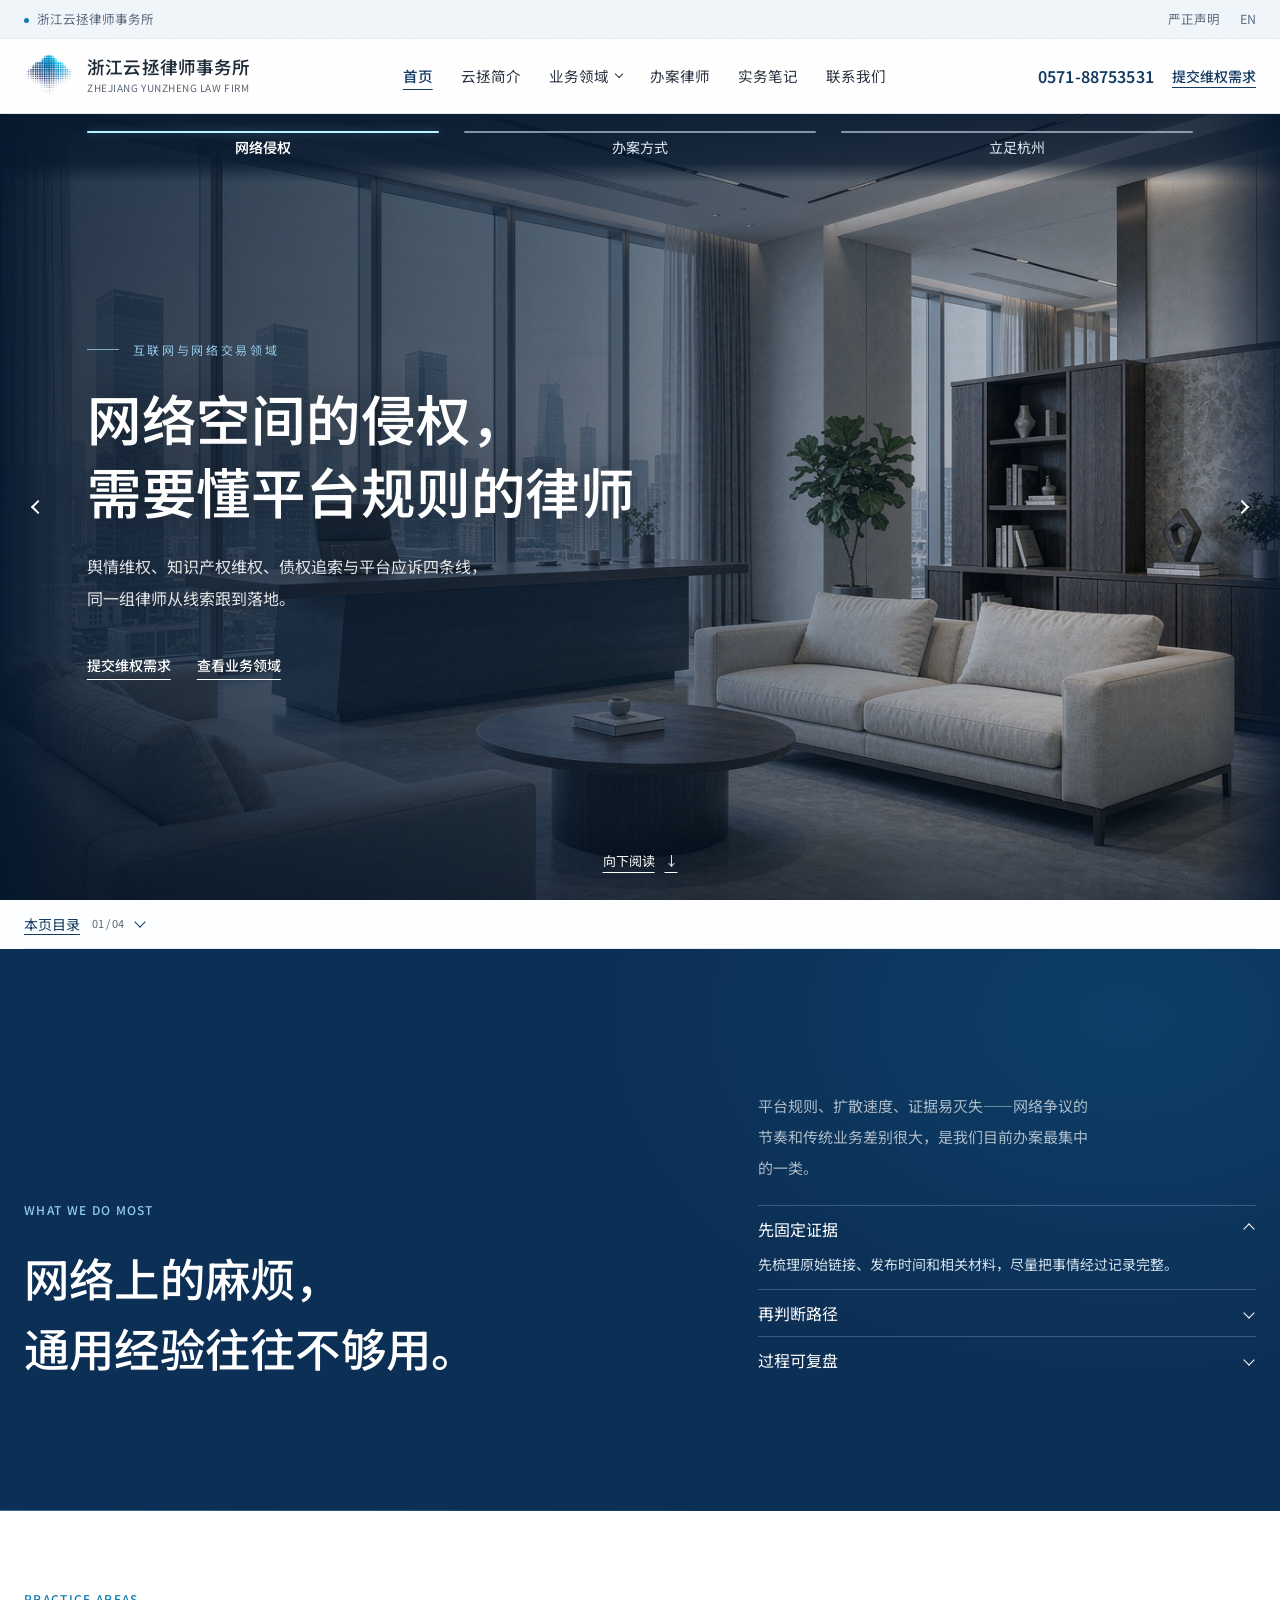
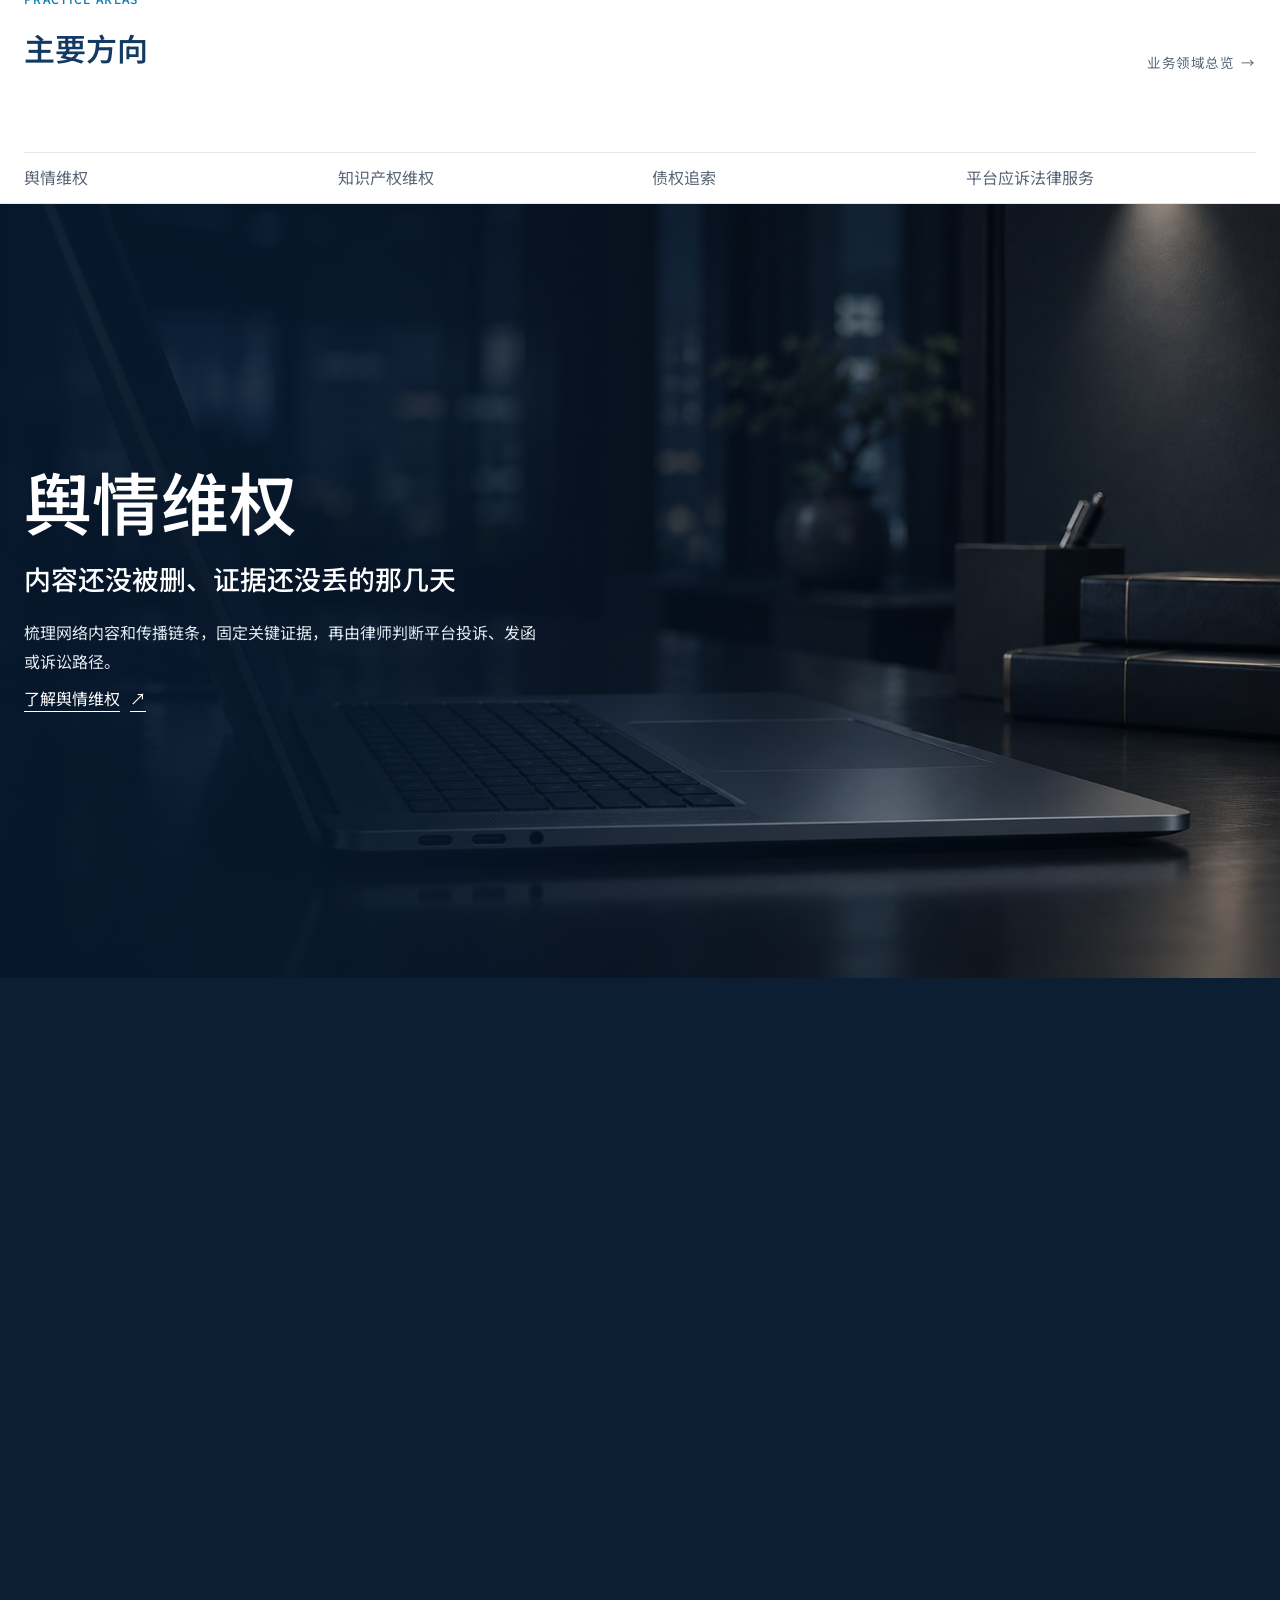
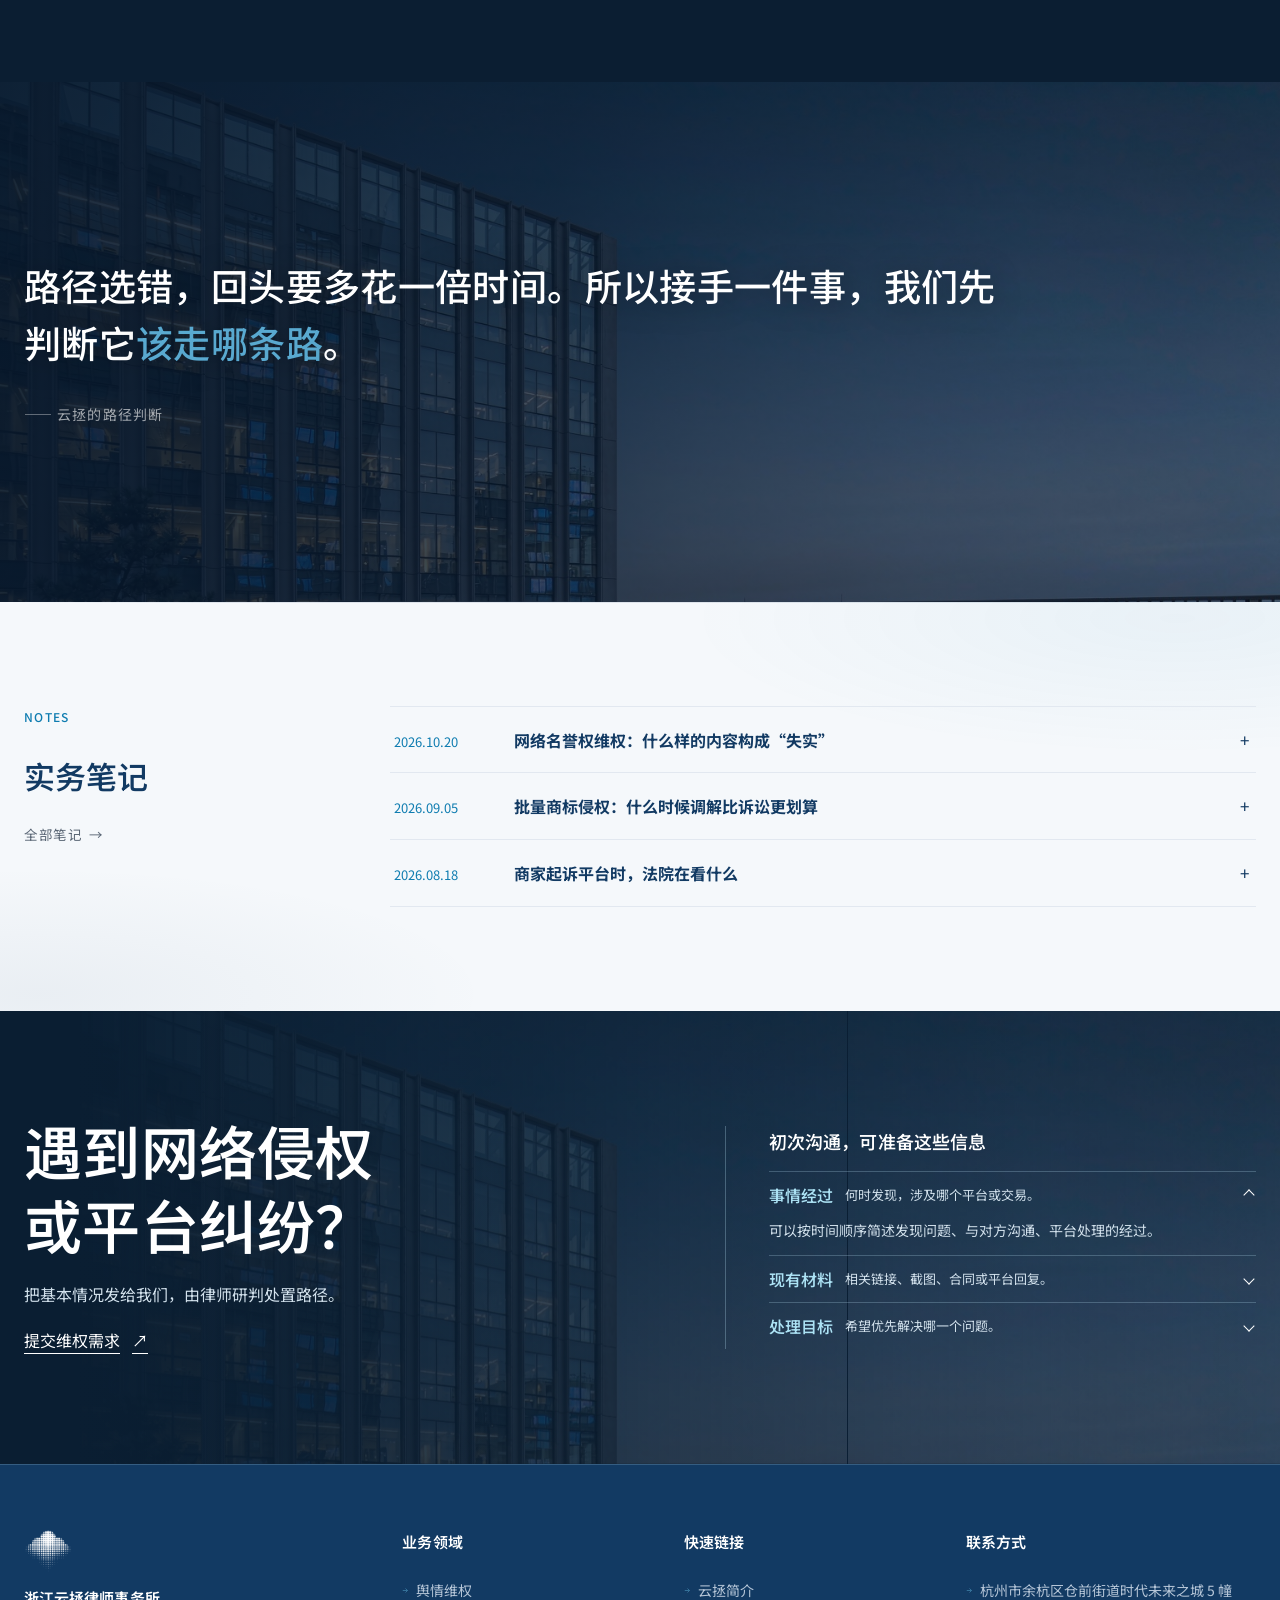
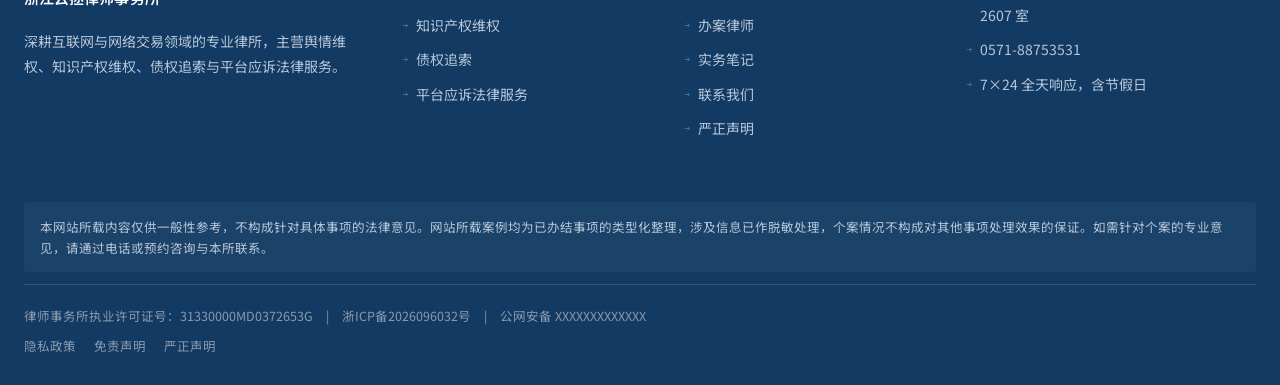
<file: index.html>
<!DOCTYPE html>
<html lang="zh-CN" data-page-motion="home">
<head>
<meta charset="UTF-8">
<meta name="viewport" content="width=device-width, initial-scale=1">
<title>浙江云拯律师事务所 | 舆情维权 · 知识产权维权 · 债权追索 · 平台应诉</title>
<meta name="description" content="深耕互联网与网络交易领域的专业律所，为品牌方、企业与电商平台提供舆情维权、知识产权维权、债权追索与平台应诉法律服务。">
<meta property="og:type" content="website">
<meta property="og:site_name" content="浙江云拯律师事务所">
<meta property="og:locale" content="zh_CN">
<meta property="og:title" content="浙江云拯律师事务所 | 舆情维权 · 知识产权维权 · 债权追索 · 平台应诉">
<meta property="og:description" content="深耕互联网与网络交易领域的律师事务所，提供从线索发现到处置落地的全流程法律服务。">
<meta property="og:url" content="https://loylee486-cloud.github.io/yunzheng-law-demo/">
<meta property="og:image" content="https://loylee486-cloud.github.io/yunzheng-law-demo/assets/img/hero-1.jpg">
<link rel="preload" as="image" href="assets/img/hero-1.jpg" fetchpriority="high">
<link rel="icon" type="image/png" href="assets/favicon.png">
<link rel="stylesheet" href="assets/style.css?v=20">
<script type="application/ld+json">
{
  "@context": "https://schema.org",
  "@graph": [
    {
      "@type": "LegalService",
      "@id": "https://loylee486-cloud.github.io/yunzheng-law-demo/#org",
      "name": "浙江云拯律师事务所",
      "alternateName": "ZHEJIANG YUNZHENG LAW FIRM",
      "url": "https://loylee486-cloud.github.io/yunzheng-law-demo/",
      "logo": "https://loylee486-cloud.github.io/yunzheng-law-demo/assets/logo.png",
      "image": "https://loylee486-cloud.github.io/yunzheng-law-demo/assets/logo.png",
      "description": "深耕互联网与网络交易领域的律师事务所，主营舆情维权、知识产权维权、债权追索与平台应诉法律服务。",
      "address": {
        "@type": "PostalAddress",
        "streetAddress": "仓前街道时代未来之城5幢2607室",
        "addressLocality": "杭州市",
        "addressRegion": "浙江省",
        "addressCountry": "CN"
      },
      "telephone": "+86-571-88753531",
      "areaServed": {
        "@type": "Country",
        "name": "中国"
      },
      "knowsAbout": [
        "网络名誉权维权",
        "网络侵权投诉",
        "舆情维权",
        "商标权维权",
        "著作权维权",
        "知识产权维权",
        "债权追索",
        "民间借贷纠纷",
        "货款追索",
        "合同欠款诉讼",
        "财产保全与强制执行",
        "平台治理应诉",
        "电商平台应诉法律服务"
      ]
    },
    {
      "@type": "WebSite",
      "@id": "https://loylee486-cloud.github.io/yunzheng-law-demo/#site",
      "url": "https://loylee486-cloud.github.io/yunzheng-law-demo/",
      "name": "浙江云拯律师事务所",
      "publisher": {
        "@id": "https://loylee486-cloud.github.io/yunzheng-law-demo/#org"
      },
      "inLanguage": "zh-CN"
    }
  ]
}
</script>
<link rel="stylesheet" href="assets/interactions.css?v=18">
<link rel="stylesheet" href="assets/refinement.css?v=2">
</head>
<body>
<div class="topbar">
  <div class="wrap">
    <span><i class="dot"></i>浙江云拯律师事务所</span>
    <span class="right"><a href="#">严正声明</a><a href="#">EN</a></span>
  </div>
</div>

<header class="nav">
  <div class="wrap">
    <a href="index.html" class="brand">
      <span class="mark"><img src="assets/logo.png" alt="浙江云拯律师事务所"></span>
      <span>
        <span class="name">浙江云拯律师事务所</span>
        <span class="sub">ZHEJIANG YUNZHENG LAW FIRM</span>
      </span>
    </a>
    <nav class="menu">
      <a href="index.html" class="on">首页</a>
      <a href="about.html">云拯简介</a>
<div class="has-sub">
        <a href="practice.html">业务领域<i class="car" aria-hidden="true"></i></a>
        <div class="submenu">
          <a href="practice.html" class="sm-item"><b>业务领域总览</b><span>主要方向与办理方式</span></a>
          <a href="practice-yuqing.html" class="sm-item"><b>01　舆情维权</b><span>网络名誉与商誉侵权处置</span></a>
          <a href="practice-ip.html" class="sm-item"><b>02　知识产权维权</b><span>商标、著作、专利权与不正当竞争</span></a>
          <a href="practice-zhaiquan.html" class="sm-item"><b>03　债权追索</b><span>借贷、货款与合同欠款的追索处置</span></a>
          <a href="practice-platform.html" class="sm-item"><b>04　平台应诉法律服务</b><span>为平台方提供应诉代理</span></a>
        </div>
      </div>
      <a href="team.html">办案律师</a>
      <a href="insights.html">实务笔记</a>
      <a href="contact.html">联系我们</a>
    </nav>
    <div class="nav-cta">
      <a href="tel:057188753531" class="tel">0571-88753531</a>
      <a href="contact.html" class="btn btn-gold">提交维权需求</a>
      <button type="button" class="burger" id="burger">菜单</button>
    </div>
  </div>
</header>


<section class="hs" id="heroSlider" role="region" aria-roledescription="carousel" aria-label="云拯律师事务所首页轮播" tabindex="0">
  <div class="hs-position" role="group" aria-label="首屏三组内容" hidden>
    <button type="button" aria-controls="scene-network" aria-current="true">网络侵权</button>
    <button type="button" aria-controls="scene-method">办案方式</button>
    <button type="button" aria-controls="scene-hangzhou">立足杭州</button>
  </div>
  <div class="hs-track" id="hero-scenes">

    <article class="hs-slide is-active" id="scene-network" role="group" aria-roledescription="场景" aria-label="网络侵权">
      <div class="hs-media">
        <img src="assets/img/hero-1.jpg" alt="杭州现代律所会客空间场景示意" fetchpriority="high" decoding="async">
      </div>
      <div class="hs-inner">
        <div class="wrap">
          <span class="hs-eyebrow">互联网与网络交易领域</span>
          <h1 class="hs-title"><span>网络空间的侵权，</span><span>需要懂平台规则的律师</span></h1>
          <p class="hs-lead">舆情维权、知识产权维权、债权追索与平台应诉四条线，<br class="d-only">同一组律师从线索跟到落地。</p>
          <div class="hs-acts">
            <a href="contact.html" class="hs-btn hs-btn-solid">提交维权需求</a>
            <a href="practice.html" class="hs-btn hs-btn-ghost">查看业务领域</a>
          </div>
        </div>
      </div>
    </article>

    <article class="hs-slide" id="scene-method" data-tone="light" role="group" aria-roledescription="场景" aria-label="办案方式" aria-hidden="true" inert>
      <div class="hs-media">
        <img src="assets/img/hero-2.jpg" alt="律所会议室中的案卷材料" decoding="async">
      </div>
      <div class="hs-inner">
        <div class="wrap">
          <span class="hs-eyebrow">办案方式</span>
          <h2 class="hs-title">每一起案件，<br>都由律师从线索跟到落地</h2>
          <p class="hs-lead">线索排查、证据固定、投诉发函、调解与诉讼，由同一组律师跟进，不在环节之间转手。</p>
          <div class="hs-acts">
            <a href="team.html" class="hs-btn hs-btn-solid">了解办案律师</a>
            <a href="practice.html" class="hs-btn hs-btn-ghost">查看业务领域</a>
          </div>
        </div>
      </div>
    </article>

    <article class="hs-slide" id="scene-hangzhou" data-tone="light" role="group" aria-roledescription="场景" aria-label="立足杭州" aria-hidden="true" inert>
      <div class="hs-media">
        <img src="assets/img/hero-3.jpg" alt="杭州江畔天际线场景示意" decoding="async">
      </div>
      <div class="hs-inner">
        <div class="wrap">
          <span class="hs-eyebrow">浙江 · 杭州</span>
          <h2 class="hs-title">立足杭州，<br>面向全国提供法律服务</h2>
          <p class="hs-lead">基于对平台规则与各地裁判尺度的持续研究，为跨区域案件给出可执行方案。</p>
          <div class="hs-acts">
            <a href="contact.html" class="hs-btn hs-btn-solid">联系我们</a>
            <a href="about.html" class="hs-btn hs-btn-ghost">了解云拯</a>
          </div>
        </div>
      </div>
    </article>

  </div>

  <button class="hs-edge hs-edge-prev" type="button" aria-label="上一张" aria-controls="hero-scenes" hidden>
    <span aria-hidden="true"></span>
  </button>
  <button class="hs-edge hs-edge-next" type="button" aria-label="下一张" aria-controls="hero-scenes" hidden>
    <span aria-hidden="true"></span>
  </button>
  <span class="hs-status" role="status"></span>
  <div class="hs-utilities">
    <a class="hs-read" href="#home-intro">向下阅读 <span aria-hidden="true">↓</span></a>
  </div>
</section>

<section class="stmt no-wnum" id="home-intro">
  <div class="wrap">
    <div class="stmt-grid">
      <div class="stmt-lead">
        <span class="eyebrow-sm">What we do most</span>
        <h2>网络上的麻烦，<br>通用经验往往不够用。</h2>
      </div>
      <div class="stmt-side">
        <p>平台规则、扩散速度、证据易灭失——网络争议的节奏和传统业务差别很大，是我们目前办案最集中的一类。</p>
        <div class="stmt-method">
          <details name="home-method" open>
            <summary>先固定证据</summary>
            <p>先梳理原始链接、发布时间和相关材料，尽量把事情经过记录完整。</p>
          </details>
          <details name="home-method">
            <summary>再判断路径</summary>
            <p>律师结合事实、证据和平台规则，判断适合投诉、协商还是进入诉讼程序。</p>
          </details>
          <details name="home-method">
            <summary>过程可复盘</summary>
            <p>把已经采取的动作、收到的反馈和下一步安排整理在同一条时间线上。</p>
          </details>
        </div>
      </div>
    </div>
  </div>
</section>

<section class="practice-chapters" id="home-practice" aria-labelledby="practice-chapters-title">
  <div class="wrap">
    <div class="focus-top">
      <div>
        <span class="eyebrow-sm">Practice areas</span>
        <h2 id="practice-chapters-title">主要方向</h2>
      </div>
      <a class="focus-all" href="practice.html">业务领域总览<i>→</i></a>
    </div>
  </div>
  <nav class="practice-index wrap" aria-label="主要方向章节">
    <a href="#home-yuqing">舆情维权</a>
    <a href="#home-ip">知识产权维权</a>
    <a href="#home-zhaiquan">债权追索</a>
    <a href="#home-platform">平台应诉法律服务</a>
  </nav>
  <div class="practice-stage">
  <div class="practice-deck">
  <article class="practice-chapter" id="home-yuqing">
    <div class="practice-frame">
      <img src="assets/img/editorial-20261118/band-night.jpg" alt="" loading="lazy" decoding="async">
      <div class="wrap practice-copy">
        <h3>舆情维权</h3>
        <p class="practice-lead">内容还没被删、证据还没丢的那几天</p>
        <p>梳理网络内容和传播链条，固定关键证据，再由律师判断平台投诉、发函或诉讼路径。</p>
        <a href="practice-yuqing.html">了解舆情维权 <span aria-hidden="true">↗</span></a>
      </div>
    </div>
  </article>
  <article class="practice-chapter" id="home-ip">
    <div class="practice-frame">
      <img src="assets/img/editorial-20261118/ph-ip.jpg" alt="" loading="lazy" decoding="async">
      <div class="wrap practice-copy">
        <h3>知识产权维权</h3>
        <p class="practice-lead">同类侵权能不能一次性收口</p>
        <p>围绕商标、著作权和其他知识产权，核对权利与侵权线索，研判单案处理或批量处置。</p>
        <a href="practice-ip.html">了解知识产权维权 <span aria-hidden="true">↗</span></a>
      </div>
    </div>
  </article>
  <article class="practice-chapter" id="home-zhaiquan">
    <div class="practice-frame">
      <img src="assets/img/ph-zhaiquan.jpg" alt="" loading="lazy" decoding="async">
      <div class="wrap practice-copy">
        <h3>债权追索</h3>
        <p class="practice-lead">判决拿得到，钱收不收得回</p>
        <p>核对合同、往来款项和履行记录，把追索路径与后续执行一并纳入研判。</p>
        <a href="practice-zhaiquan.html">了解债权追索 <span aria-hidden="true">↗</span></a>
      </div>
    </div>
  </article>
  <article class="practice-chapter" id="home-platform">
    <div class="practice-frame">
      <img src="assets/img/editorial-20261118/ph-platform.jpg" alt="" loading="lazy" decoding="async">
      <div class="wrap practice-copy">
        <h3>平台应诉法律服务</h3>
        <p class="practice-lead">把个案沉淀成可复用的口径</p>
        <p>从订单、交易和平台处置记录中梳理争议焦点，统筹答辩、举证与同类事项的处理。</p>
        <a href="practice-platform.html">了解平台应诉 <span aria-hidden="true">↗</span></a>
      </div>
    </div>
  </article>
  </div>
  </div>
</section>

<section class="ab-quote has-photo">
  <img class="qbg" src="assets/img/band-city.jpg" alt="" loading="lazy">
  <div class="wrap">
    <blockquote>路径选错，回头要多花一倍时间。所以接手一件事，我们先判断它<em>该走哪条路</em>。</blockquote>
    <div class="qsrc">—— 云拯的路径判断</div>
  </div>
</section>

<section class="sec notes no-wnum">
  <div class="wrap">
    <div class="notes-grid">
      <div class="notes-head">
        <span class="eyebrow-sm">Notes</span>
        <h2>实务笔记</h2>
        <a class="focus-all" href="insights.html">全部笔记<i>→</i></a>
      </div>
      <div class="notes-list">
        <details name="home-notes">
          <summary><time datetime="2026-10-20">2026.10.20</time><b>网络名誉权维权：什么样的内容构成“失实”</b></summary>
          <p>这篇笔记关注事实陈述与主观评价的区别，以及它对处置路径的影响。</p>
        </details>
        <details name="home-notes">
          <summary><time datetime="2026-09-05">2026.09.05</time><b>批量商标侵权：什么时候调解比诉讼更划算</b></summary>
          <p>这篇笔记从时间、成本和执行保障三个角度比较批量案件的处理路径。</p>
        </details>
        <details name="home-notes">
          <summary><time datetime="2026-08-18">2026.08.18</time><b>商家起诉平台时，法院在看什么</b></summary>
          <p>这篇笔记关注平台规则公示、处置依据与相关程序。</p>
        </details>
      </div>
    </div>
  </div>
</section>

<section class="consult-closing" aria-labelledby="consult-heading">
  <img class="consult-photo" src="assets/img/band-city.jpg" alt="" loading="lazy" decoding="async">
  <div class="wrap consult-layout">
    <div class="consult-lead">
      <h2 id="consult-heading">遇到网络侵权<br>或平台纠纷？</h2>
      <p>把基本情况发给我们，由律师研判处置路径。</p>
      <a href="contact.html">提交维权需求 <span aria-hidden="true">↗</span></a>
    </div>
    <div class="consult-guide">
      <h3>初次沟通，可准备这些信息</h3>
      <details name="home-consult" open>
        <summary><strong>事情经过</strong><span>何时发现，涉及哪个平台或交易。</span></summary>
        <p>可以按时间顺序简述发现问题、与对方沟通、平台处理的经过。</p>
      </details>
      <details name="home-consult">
        <summary><strong>现有材料</strong><span>相关链接、截图、合同或平台回复。</span></summary>
        <p>可先列出手头已有的材料，并注明来源和大致时间。</p>
      </details>
      <details name="home-consult">
        <summary><strong>处理目标</strong><span>希望优先解决哪一个问题。</span></summary>
        <p>例如下架内容、固定证据、追回款项或应对争议。如有紧迫时点，也可以一并说明。</p>
      </details>
    </div>
  </div>
</section>

<footer class="home-footer">
  <div class="wrap">
    <div class="foot-grid">
      <div>
        <img class="footer-mark" src="assets/logo-white.png" alt="" width="48">
        <h4>浙江云拯律师事务所</h4>
        <p>深耕互联网与网络交易领域的专业律所，主营舆情维权、知识产权维权、债权追索与平台应诉法律服务。</p>
      </div>
      <div>
        <h4>业务领域</h4>
        <ul>
          <li><a href="practice-yuqing.html">舆情维权</a></li>
          <li><a href="practice-ip.html">知识产权维权</a></li>
          <li><a href="practice-zhaiquan.html">债权追索</a></li>
          <li><a href="practice-platform.html">平台应诉法律服务</a></li>
        </ul>
      </div>
      <div>
        <h4>快速链接</h4>
        <ul>
          <li><a href="about.html">云拯简介</a></li>
          <li><a href="team.html">办案律师</a></li>
          <li><a href="insights.html">实务笔记</a></li>
          <li><a href="contact.html">联系我们</a></li>
          <li><a href="#">严正声明</a></li>
        </ul>
      </div>
      <div>
        <h4>联系方式</h4>
        <ul>
          <li>杭州市余杭区仓前街道时代未来之城 5 幢 2607 室</li>
          <li><a href="tel:057188753531">0571-88753531</a></li>
          <li>7×24 全天响应，含节假日</li>
        </ul>
      </div>
    </div>
    <div class="disclaimer">本网站所载内容仅供一般性参考，不构成针对具体事项的法律意见。网站所载案例均为已办结事项的类型化整理，涉及信息已作脱敏处理，个案情况不构成对其他事项处理效果的保证。如需针对个案的专业意见，请通过电话或预约咨询与本所联系。</div>
    <div class="foot-b">
      <div>律师事务所执业许可证号：31330000MD0372653G　|　<a href="https://beian.miit.gov.cn/" target="_blank" rel="noopener">浙ICP备2026096032号</a>　|　公网安备 XXXXXXXXXXXXX</div>
      <div class="links"><a href="privacy.html">隐私政策</a><a href="disclaimer.html">免责声明</a><a href="#">严正声明</a></div>
    </div>
  </div>
</footer>

<div class="mbar">
  <a href="tel:057188753531" class="c1">拨打电话</a>
  <a href="contact.html" class="c2">提交需求</a>
</div>

<script src="assets/main.js?v=19"></script>
<script src="assets/interactions.js?v=10"></script>
</body>
</html>
</file>
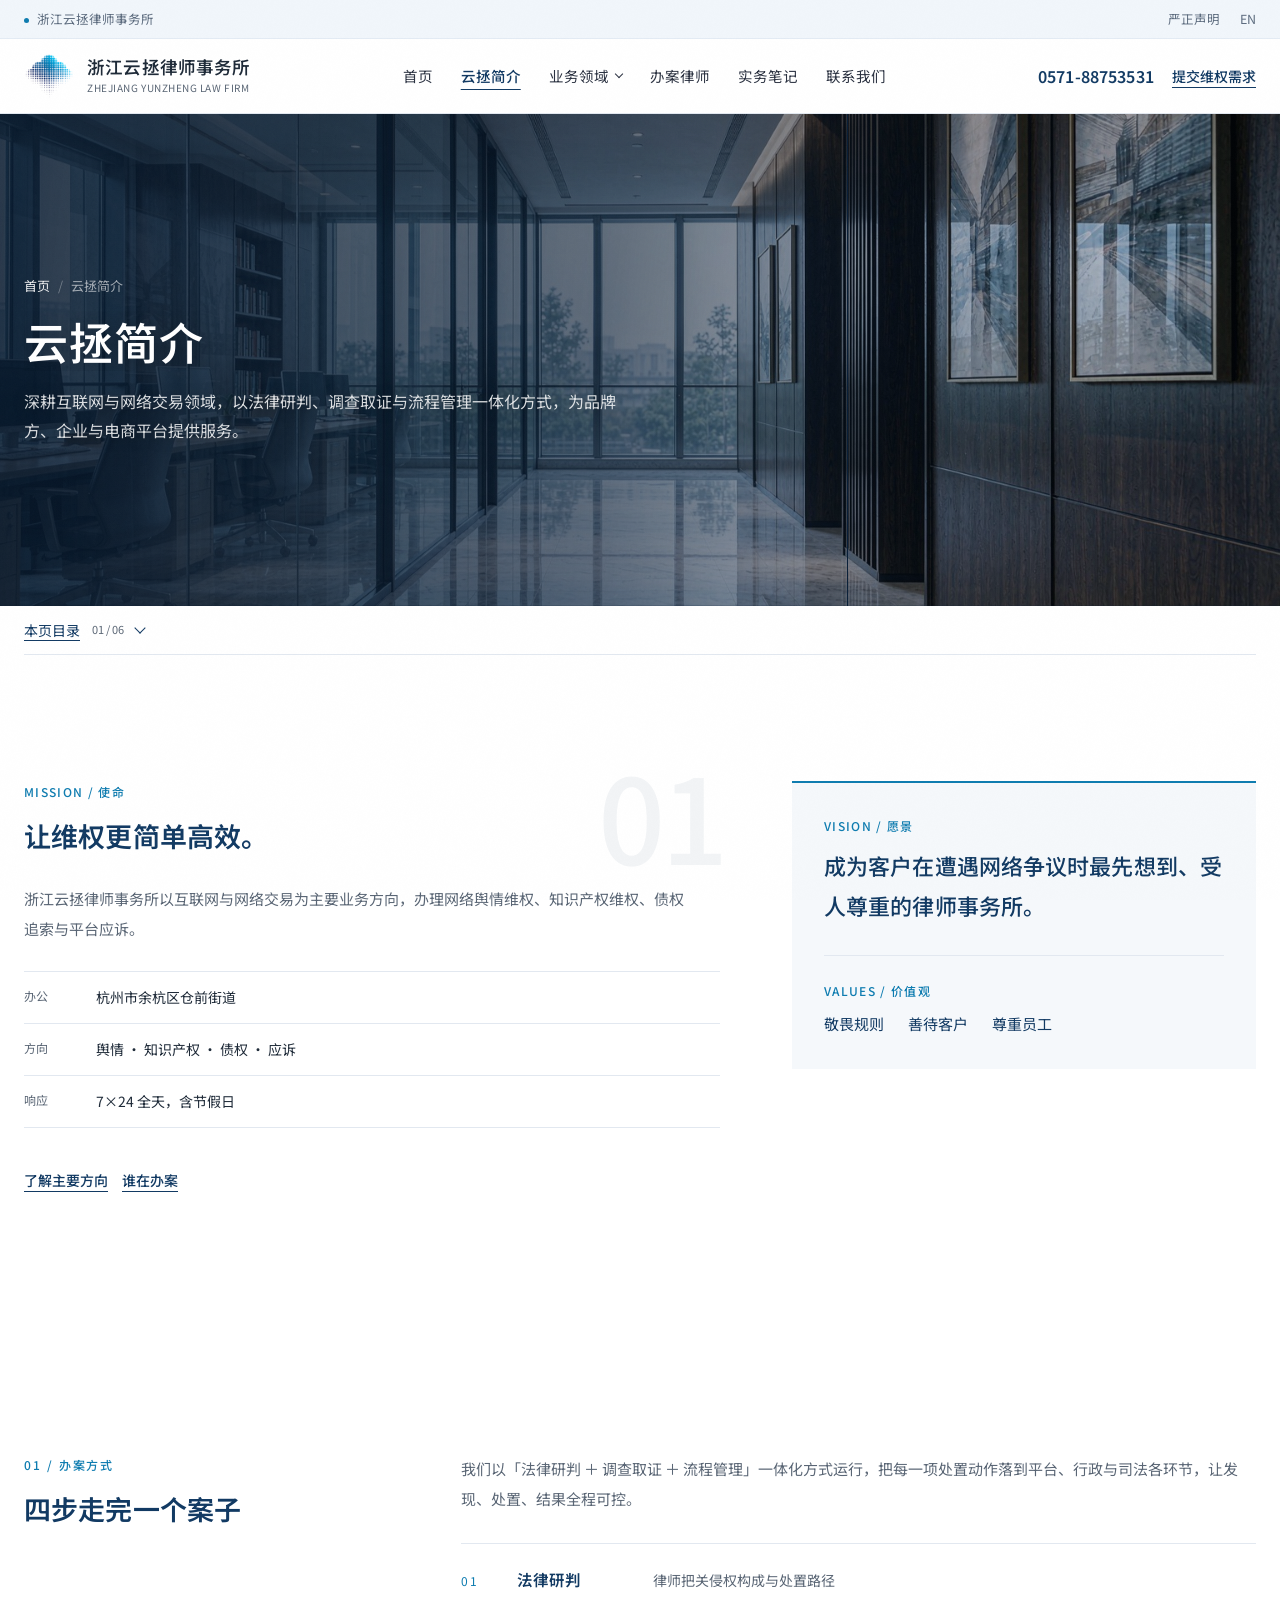
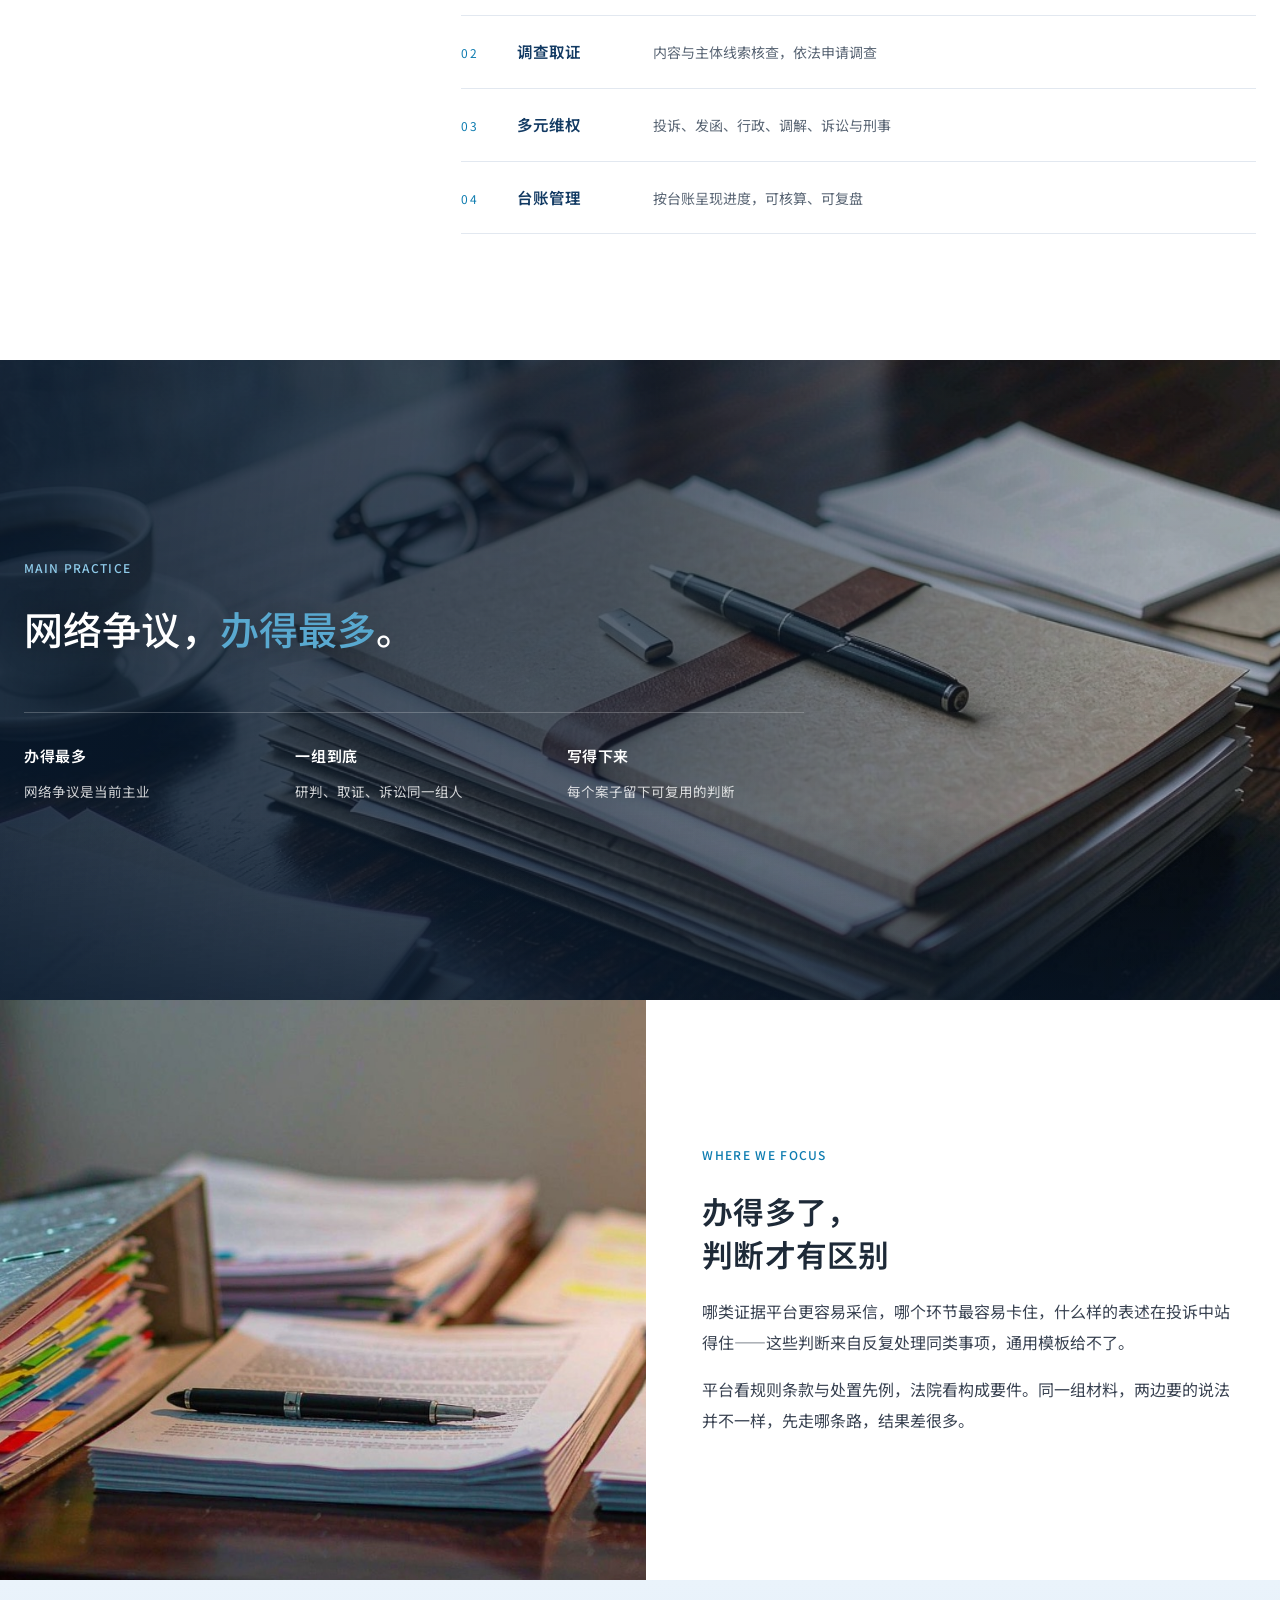
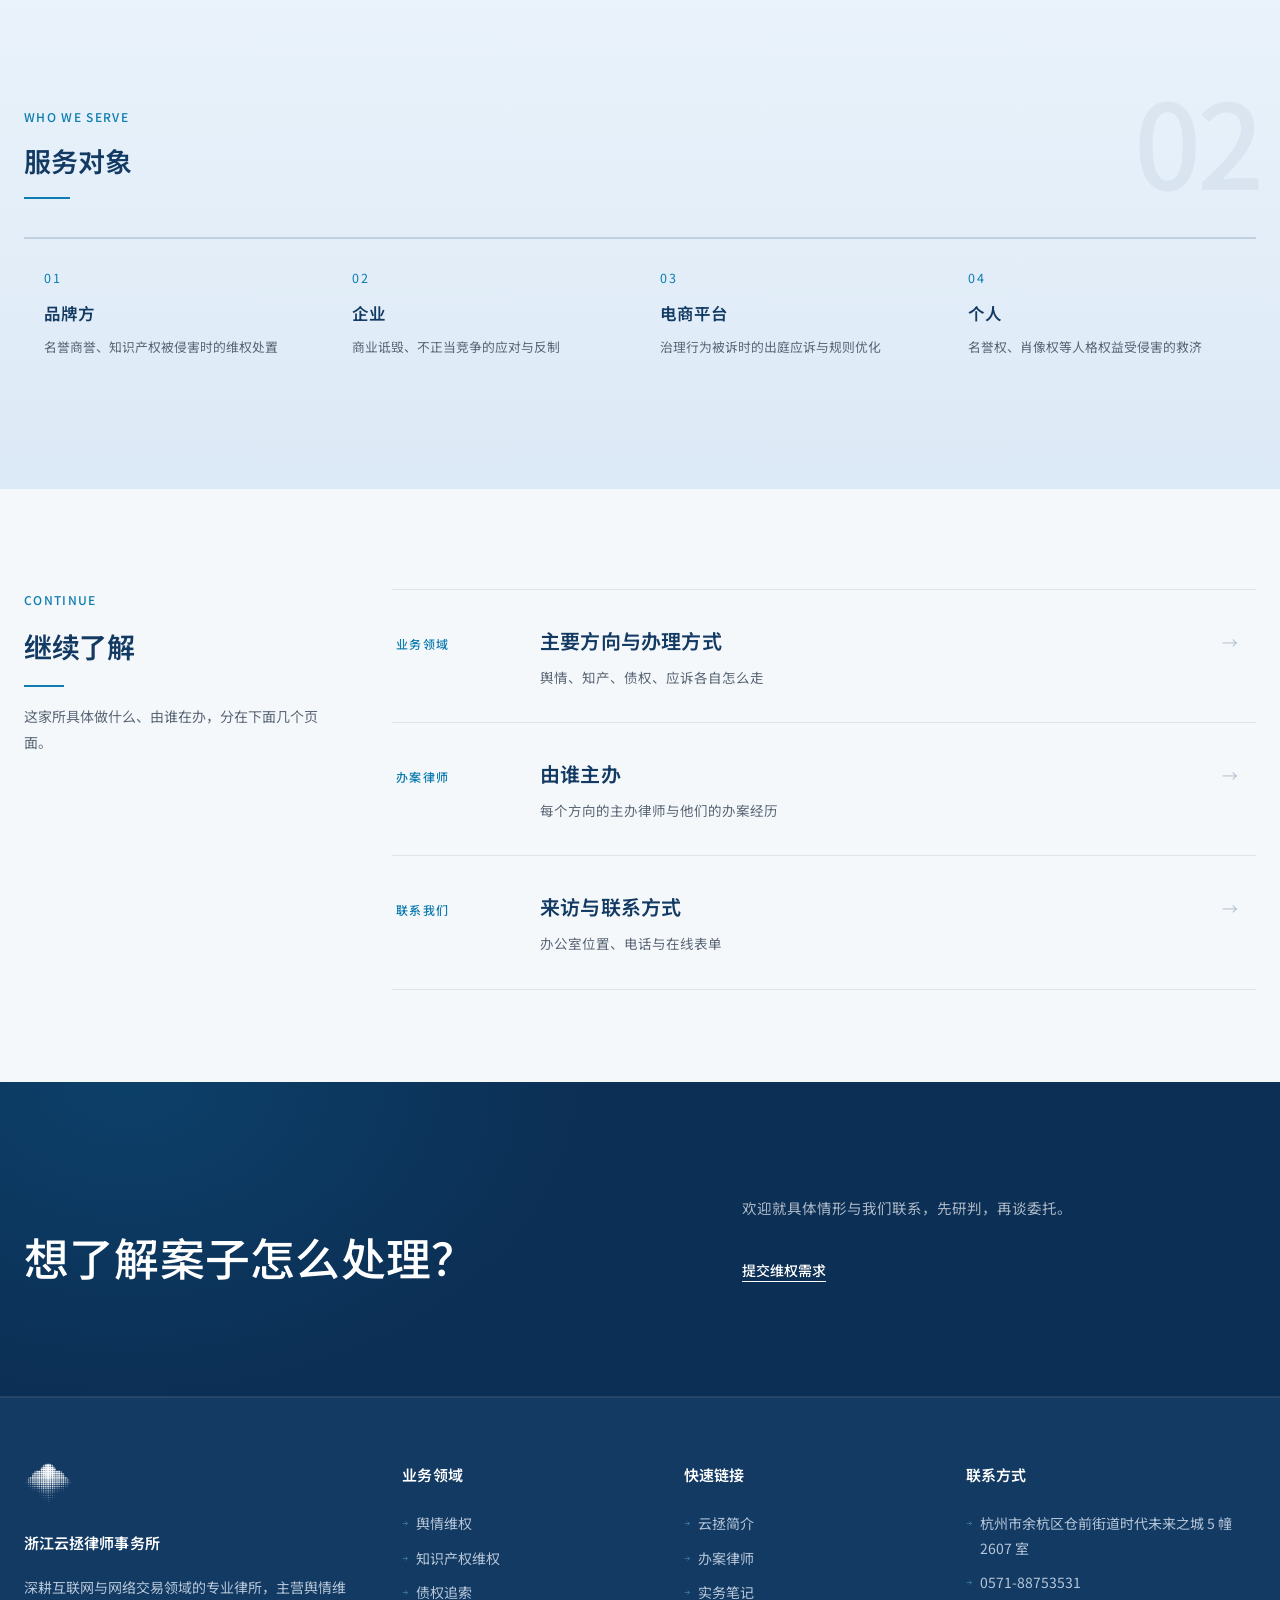
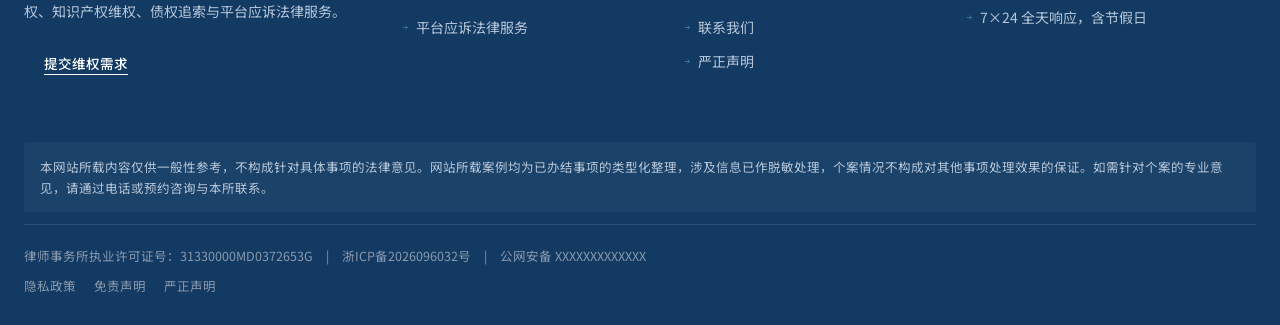
<file: about.html>
<!DOCTYPE html>
<html lang="zh-CN" data-page-motion="reveal">
<head>
<meta charset="UTF-8">
<meta name="viewport" content="width=device-width, initial-scale=1">
<title>云拯简介 | 浙江云拯律师事务所</title>
<meta name="description" content="深耕互联网与网络交易领域的专业律所，以法律研判、调查取证与流程管理一体化方式为品牌方、企业与电商平台提供服务。">
<meta property="og:type" content="website">
<meta property="og:site_name" content="浙江云拯律师事务所">
<meta property="og:locale" content="zh_CN">
<meta property="og:title" content="云拯简介 | 浙江云拯律师事务所">
<meta property="og:description" content="浙江云拯律师事务所的机构简介、服务方式与执业理念。">
<meta property="og:url" content="https://loylee486-cloud.github.io/yunzheng-law-demo/about.html">
<meta property="og:image" content="https://loylee486-cloud.github.io/yunzheng-law-demo/assets/logo.png">
<link rel="preload" as="image" href="assets/img/ph-about.jpg" fetchpriority="high">
<link rel="icon" type="image/png" href="assets/favicon.png">
<link rel="stylesheet" href="assets/style.css?v=20">
<link rel="stylesheet" href="assets/about-light.css?v=31">
<script type="application/ld+json">
{
  "@context": "https://schema.org",
  "@graph": [
    {
      "@type": "LegalService",
      "@id": "https://loylee486-cloud.github.io/yunzheng-law-demo/#org",
      "name": "浙江云拯律师事务所",
      "alternateName": "ZHEJIANG YUNZHENG LAW FIRM",
      "url": "https://loylee486-cloud.github.io/yunzheng-law-demo/",
      "logo": "https://loylee486-cloud.github.io/yunzheng-law-demo/assets/logo.png",
      "image": "https://loylee486-cloud.github.io/yunzheng-law-demo/assets/logo.png",
      "description": "深耕互联网与网络交易领域的律师事务所，主营舆情维权、知识产权维权、债权追索与平台应诉法律服务。",
      "address": {
        "@type": "PostalAddress",
        "streetAddress": "仓前街道时代未来之城5幢2607室",
        "addressLocality": "杭州市",
        "addressRegion": "浙江省",
        "addressCountry": "CN"
      },
      "telephone": "+86-571-88753531",
      "areaServed": {
        "@type": "Country",
        "name": "中国"
      },
      "knowsAbout": [
        "网络名誉权维权",
        "网络侵权投诉",
        "舆情维权",
        "商标权维权",
        "著作权维权",
        "知识产权维权",
        "债权追索",
        "民间借贷纠纷",
        "货款追索",
        "合同欠款诉讼",
        "财产保全与强制执行",
        "平台治理应诉",
        "电商平台应诉法律服务"
      ]
    }
  ]
}
</script>
<link rel="stylesheet" href="assets/interactions.css?v=18">
<link rel="stylesheet" href="assets/refinement.css?v=2">
</head>
<body class="about-light">
<div class="topbar">
  <div class="wrap">
    <span><i class="dot"></i>浙江云拯律师事务所</span>
    <span class="right"><a href="#">严正声明</a><a href="#">EN</a></span>
  </div>
</div>

<header class="nav">
  <div class="wrap">
    <a href="index.html" class="brand">
      <span class="mark"><img src="assets/logo.png" alt="浙江云拯律师事务所"></span>
      <span>
        <span class="name">浙江云拯律师事务所</span>
        <span class="sub">ZHEJIANG YUNZHENG LAW FIRM</span>
      </span>
    </a>
    <nav class="menu">
      <a href="index.html">首页</a>
      <a href="about.html" class="on">云拯简介</a>
<div class="has-sub">
        <a href="practice.html">业务领域<i class="car" aria-hidden="true"></i></a>
        <div class="submenu">
          <a href="practice.html" class="sm-item"><b>业务领域总览</b><span>主要方向与办理方式</span></a>
          <a href="practice-yuqing.html" class="sm-item"><b>01　舆情维权</b><span>网络名誉与商誉侵权处置</span></a>
          <a href="practice-ip.html" class="sm-item"><b>02　知识产权维权</b><span>商标、著作、专利权与不正当竞争</span></a>
          <a href="practice-zhaiquan.html" class="sm-item"><b>03　债权追索</b><span>借贷、货款与合同欠款的追索处置</span></a>
          <a href="practice-platform.html" class="sm-item"><b>04　平台应诉法律服务</b><span>为平台方提供应诉代理</span></a>
        </div>
      </div>
      <a href="team.html">办案律师</a>
      <a href="insights.html">实务笔记</a>
      <a href="contact.html">联系我们</a>
    </nav>
    <div class="nav-cta">
      <a href="tel:057188753531" class="tel">0571-88753531</a>
      <a href="contact.html" class="btn btn-gold">提交维权需求</a>
      <button type="button" class="burger" id="burger">菜单</button>
    </div>
  </div>
</header>


<section class="page-hero has-photo">
  <div class="ph-media"><img src="assets/img/ph-about.jpg" alt="" fetchpriority="high" decoding="async"></div>
  <div class="wrap">
    <div class="crumb"><a href="index.html">首页</a><em>/</em>云拯简介</div>
    <h1>云拯简介</h1>
    <p>深耕互联网与网络交易领域，以法律研判、调查取证与流程管理一体化方式，为品牌方、企业与电商平台提供服务。</p>
  </div>
</section>

<section class="blk about-intro">
  <div class="wrap">
    <div class="about-overview">
      <div class="about-mission">
        <div class="blk-head">
          <span class="eyebrow-sm">Mission / 使命</span>
          <h2>让维权更简单高效。</h2>
          <p>浙江云拯律师事务所以互联网与网络交易为主要业务方向，办理网络舆情维权、知识产权维权、债权追索与平台应诉。</p>
        </div>
        <dl class="about-facts">
          <div><dt>办公</dt><dd>杭州市余杭区仓前街道</dd></div>
          <div><dt>方向</dt><dd>舆情 · 知识产权 · 债权 · 应诉</dd></div>
          <div><dt>响应</dt><dd>7×24 全天，含节假日</dd></div>
        </dl>
        <div class="acts">
          <a href="practice.html" class="btn btn-gold">了解主要方向</a>
          <a href="team.html" class="btn btn-line">谁在办案</a>
        </div>
      </div>
      <div class="about-principles">
        <div class="about-vision">
          <span class="eyebrow-sm">Vision / 愿景</span>
          <h3>成为客户在遭遇网络争议时最先想到、受人尊重的律师事务所。</h3>
        </div>
        <div class="about-values">
          <span class="eyebrow-sm">Values / 价值观</span>
          <ul><li>敬畏规则</li><li>善待客户</li><li>尊重员工</li></ul>
        </div>
      </div>
    </div>
  </div>
</section>

<section class="blk">
  <div class="wrap">
    <div class="ab2">
      <div class="ab2-side">
        <span class="ab2-n">01 / 办案方式</span>
        <h2>四步走完一个案子</h2>
      </div>
      <div class="ab2-main">
        <p class="ab2-lead">我们以「法律研判 ＋ 调查取证 ＋ 流程管理」一体化方式运行，把每一项处置动作落到平台、行政与司法各环节，让发现、处置、结果全程可控。</p>
        <div class="steps">
          <div class="step"><i>01</i><b>法律研判</b><span>律师把关侵权构成与处置路径</span></div>
          <div class="step"><i>02</i><b>调查取证</b><span>内容与主体线索核查，依法申请调查</span></div>
          <div class="step"><i>03</i><b>多元维权</b><span>投诉、发函、行政、调解、诉讼与刑事</span></div>
          <div class="step"><i>04</i><b>台账管理</b><span>按台账呈现进度，可核算、可复盘</span></div>
        </div>
      </div>
    </div>
  </div>
</section>

<section class="pb">
  <div class="pb-media"><img src="assets/img/about-desk.jpg" alt="" loading="lazy"></div>
  <div class="wrap">
    <span class="eyebrow-sm">Main practice</span>
    <h2>网络争议，<em>办得最多</em>。</h2>
    <div class="pb-facts">
      <div><b>办得最多</b><span>网络争议是当前主业</span></div>
      <div><b>一组到底</b><span>研判、取证、诉讼同一组人</span></div>
      <div><b>写得下来</b><span>每个案子留下可复用的判断</span></div>
    </div>
  </div>
</section>

<section class="ab-split rev">
  <div class="ab-grid">
    <div class="ab-txt">
      <span class="eyebrow-sm">Where we focus</span>
      <h2>办得多了，<br>判断才有区别</h2>
      <p class="lead">哪类证据平台更容易采信，哪个环节最容易卡住，什么样的表述在投诉中站得住——这些判断来自反复处理同类事项，通用模板给不了。</p>
        <p class="lead">平台看规则条款与处置先例，法院看构成要件。同一组材料，两边要的说法并不一样，先走哪条路，结果差很多。</p>
    </div>
    <div class="ab-art"><img src="assets/img/band-meet.jpg" alt="会议桌上的案卷材料" loading="lazy"></div>
  </div>
</section>

<section class="blk sec-deep">
  <div class="wrap">
    <div class="blk-head">
      <span class="eyebrow-sm">Who we serve</span>
      <h2>服务对象</h2>
    </div>
    <div class="lay-rail">
        <div class="rl"><i>01</i><b>品牌方</b><span>名誉商誉、知识产权被侵害时的维权处置</span></div>
        <div class="rl"><i>02</i><b>企业</b><span>商业诋毁、不正当竞争的应对与反制</span></div>
        <div class="rl"><i>03</i><b>电商平台</b><span>治理行为被诉时的出庭应诉与规则优化</span></div>
        <div class="rl"><i>04</i><b>个人</b><span>名誉权、肖像权等人格权益受侵害的救济</span></div>
    </div>
  </div>
</section>


<section class="next-band">
  <div class="wrap">
    <div class="nb-grid">
      <div class="nb-aside">
        <span class="eyebrow-sm">Continue</span>
        <h2>继续了解</h2>
        <p>这家所具体做什么、由谁在办，分在下面几个页面。</p>
      </div>
      <div class="nb-list">
          <a class="nb-item" href="practice.html">
            <span class="nb-k">业务领域</span>
            <span><b>主要方向与办理方式</b><span class="nb-d">舆情、知产、债权、应诉各自怎么走</span></span>
            <span class="nb-arw">→</span>
          </a>
          <a class="nb-item" href="team.html">
            <span class="nb-k">办案律师</span>
            <span><b>由谁主办</b><span class="nb-d">每个方向的主办律师与他们的办案经历</span></span>
            <span class="nb-arw">→</span>
          </a>
          <a class="nb-item" href="contact.html">
            <span class="nb-k">联系我们</span>
            <span><b>来访与联系方式</b><span class="nb-d">办公室位置、电话与在线表单</span></span>
            <span class="nb-arw">→</span>
          </a>
      </div>
    </div>
  </div>
</section>

<section class="cta-band">
  <div class="wrap">
    <div>
      <h3>想了解案子怎么处理？</h3>
      <p>欢迎就具体情形与我们联系，先研判，再谈委托。</p>
    </div>
    <div class="acts">
      <a href="contact.html" class="btn btn-gold">提交维权需求</a>
    </div>
  </div>
</section>

<footer>
  <div class="wrap">
    <div class="foot-grid">
      <div>
        <img src="assets/logo-white.png" alt="" style="width:48px;height:auto;margin-bottom:18px">
        <h4>浙江云拯律师事务所</h4>
        <p>深耕互联网与网络交易领域的专业律所，主营舆情维权、知识产权维权、债权追索与平台应诉法律服务。</p>
        <div style="margin-top:18px"><a href="contact.html" class="btn btn-line" style="padding:9px 20px;font-size:13.5px">提交维权需求</a></div>
      </div>
      <div>
        <h4>业务领域</h4>
        <ul>
          <li><a href="practice-yuqing.html">舆情维权</a></li>
          <li><a href="practice-ip.html">知识产权维权</a></li>
          <li><a href="practice-zhaiquan.html">债权追索</a></li>
          <li><a href="practice-platform.html">平台应诉法律服务</a></li>
        </ul>
      </div>
      <div>
        <h4>快速链接</h4>
        <ul>
          <li><a href="about.html">云拯简介</a></li>
          <li><a href="team.html">办案律师</a></li>
          <li><a href="insights.html">实务笔记</a></li>
          <li><a href="contact.html">联系我们</a></li>
          <li><a href="#">严正声明</a></li>
        </ul>
      </div>
      <div>
        <h4>联系方式</h4>
        <ul>
          <li>杭州市余杭区仓前街道时代未来之城 5 幢 2607 室</li>
          <li><a href="tel:057188753531">0571-88753531</a></li>
          <li>7×24 全天响应，含节假日</li>
        </ul>
      </div>
    </div>
    <div class="disclaimer">本网站所载内容仅供一般性参考，不构成针对具体事项的法律意见。网站所载案例均为已办结事项的类型化整理，涉及信息已作脱敏处理，个案情况不构成对其他事项处理效果的保证。如需针对个案的专业意见，请通过电话或预约咨询与本所联系。</div>
    <div class="foot-b">
      <div>律师事务所执业许可证号：31330000MD0372653G　|　<a href="https://beian.miit.gov.cn/" target="_blank" rel="noopener">浙ICP备2026096032号</a>　|　公网安备 XXXXXXXXXXXXX</div>
      <div class="links"><a href="privacy.html">隐私政策</a><a href="disclaimer.html">免责声明</a><a href="#">严正声明</a></div>
    </div>
  </div>
</footer>

<div class="mbar">
  <a href="tel:057188753531" class="c1">拨打电话</a>
  <a href="contact.html" class="c2">提交需求</a>
</div>

<script src="assets/main.js?v=19"></script>
<script src="assets/interactions.js?v=10"></script>
</body>
</html>
</file>
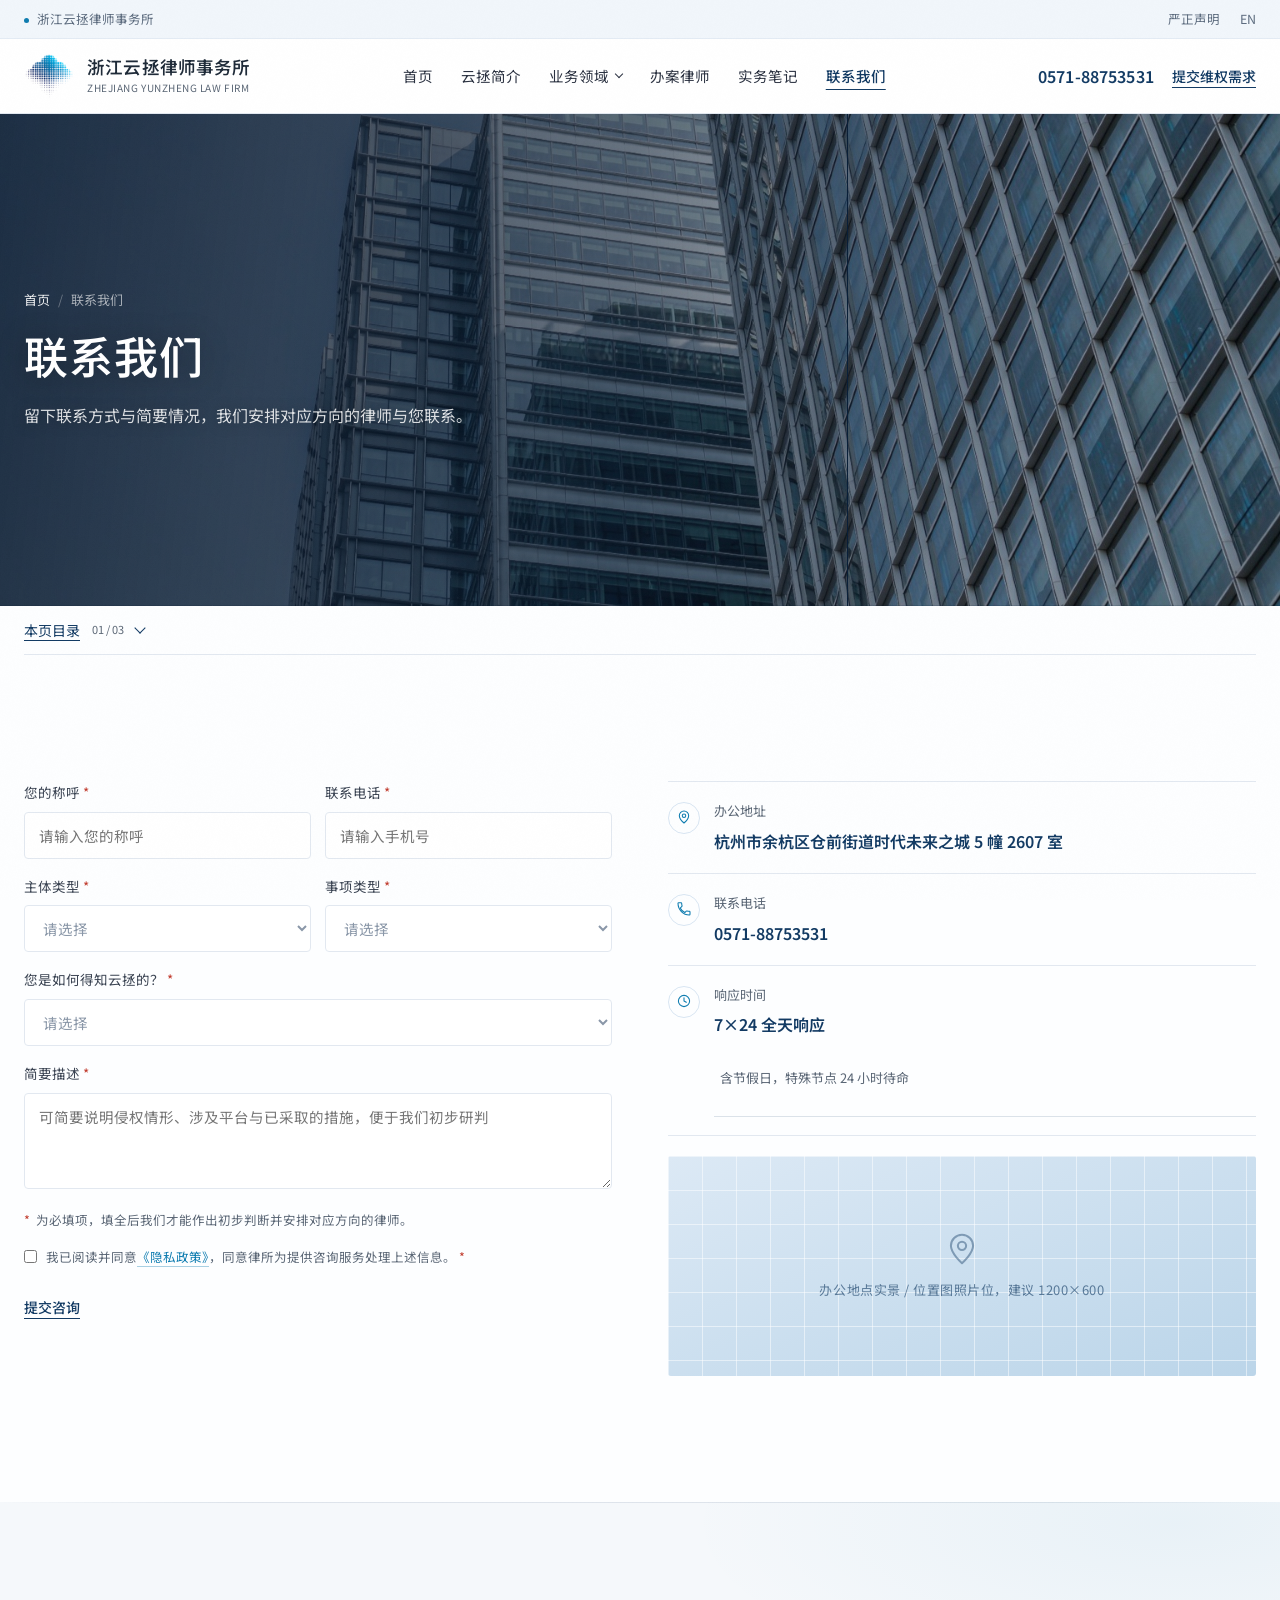
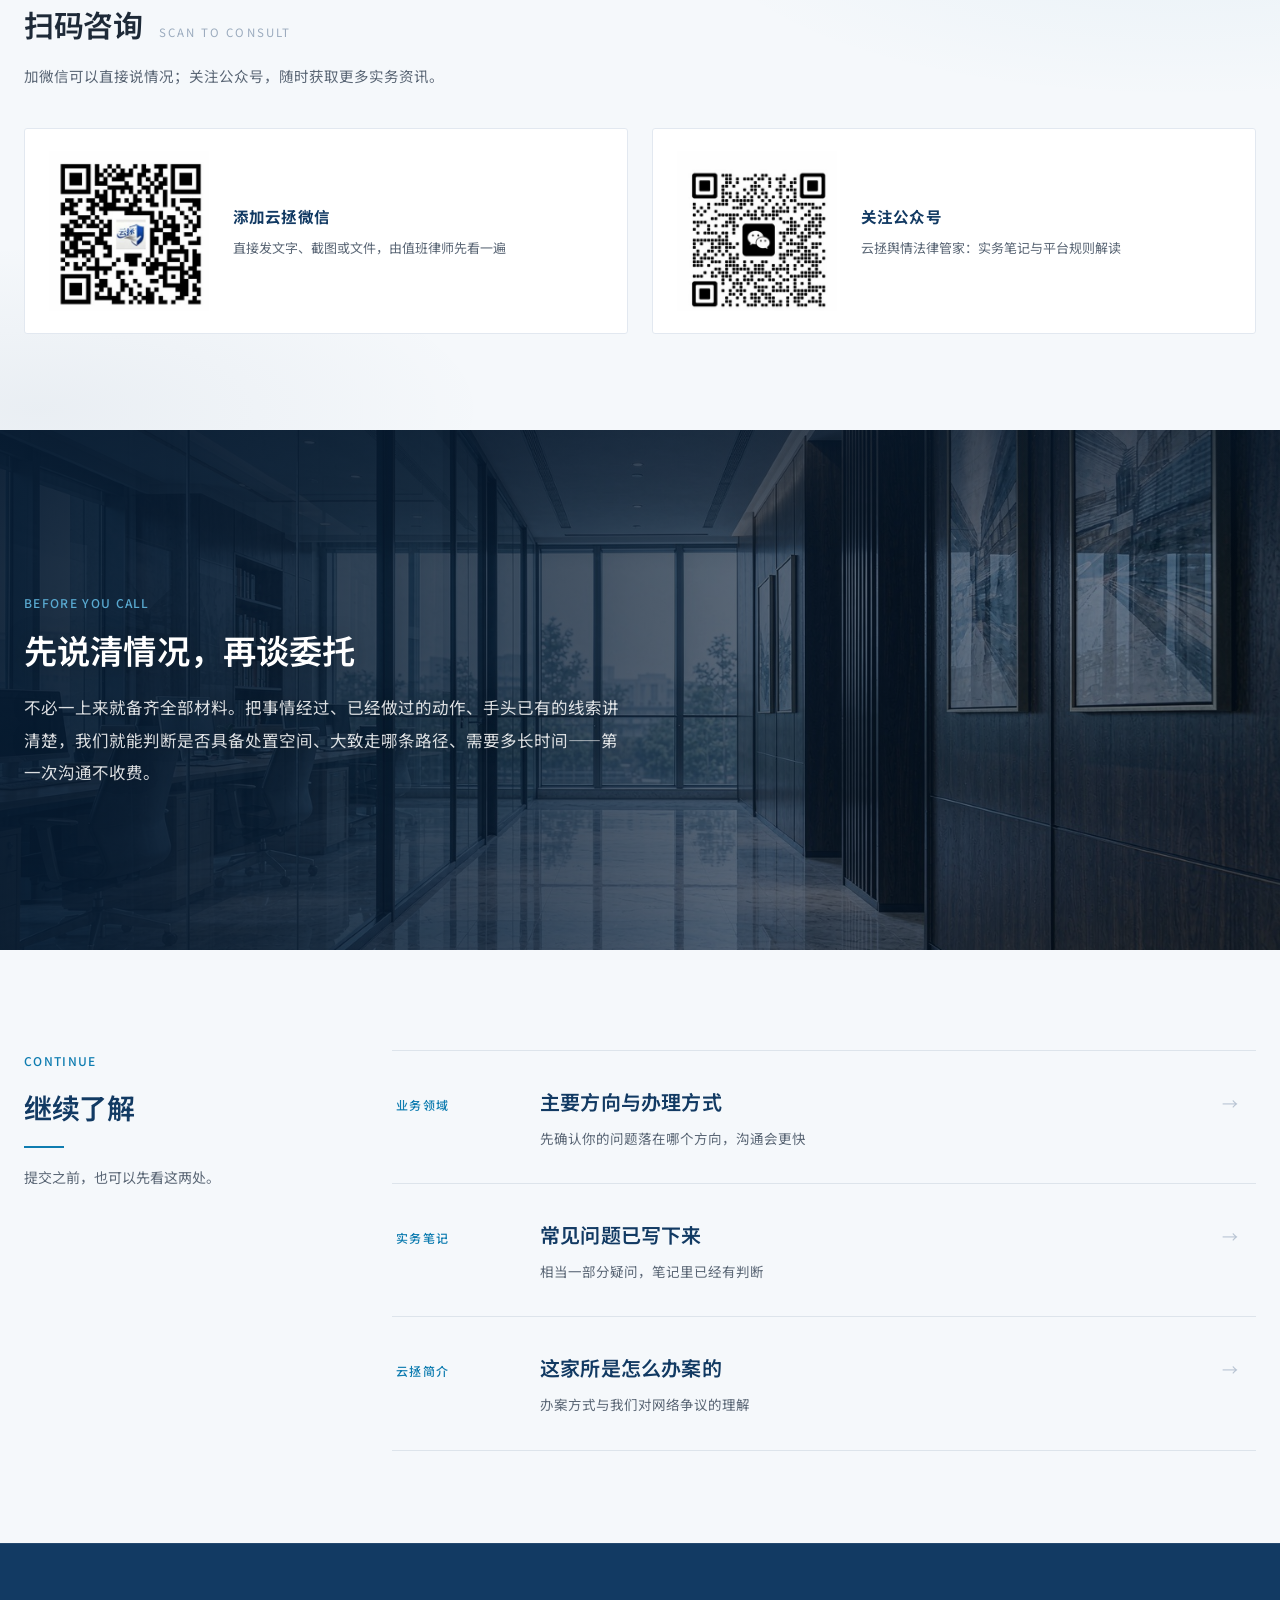
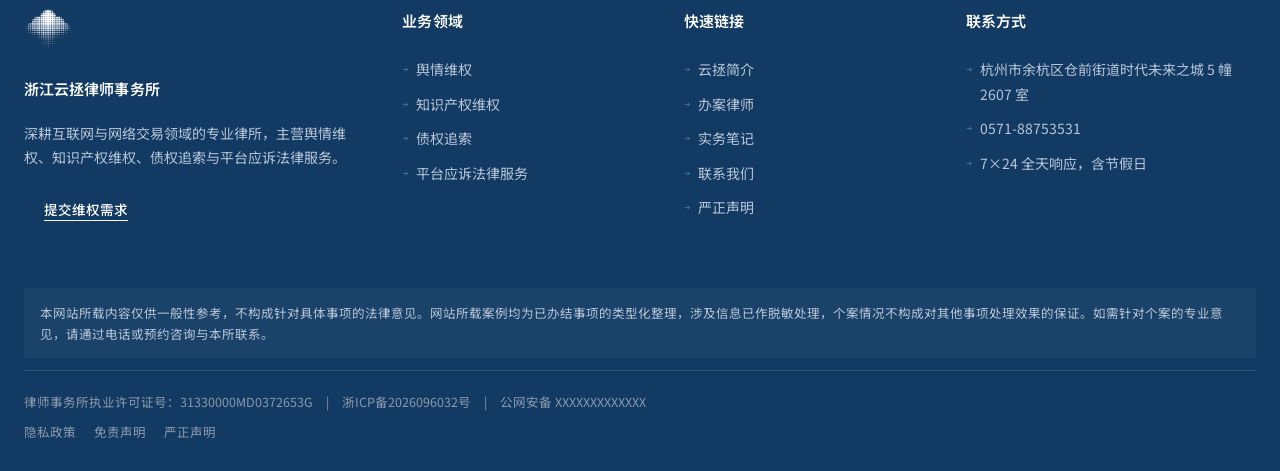
<file: contact.html>
<!DOCTYPE html>
<html lang="zh-CN" data-page-motion="contact">
<head>
<meta charset="UTF-8">
<meta name="viewport" content="width=device-width, initial-scale=1">
<title>联系我们 | 浙江云拯律师事务所</title>
<meta name="description" content="留下联系方式与简要情况，我们安排对应方向的律师与您联系。7×24 全天响应，含节假日。">
<meta property="og:type" content="website">
<meta property="og:site_name" content="浙江云拯律师事务所">
<meta property="og:locale" content="zh_CN">
<meta property="og:title" content="联系我们 | 浙江云拯律师事务所">
<meta property="og:description" content="联系浙江云拯律师事务所，提交维权需求或预约咨询。">
<meta property="og:url" content="https://loylee486-cloud.github.io/yunzheng-law-demo/contact.html">
<meta property="og:image" content="https://loylee486-cloud.github.io/yunzheng-law-demo/assets/logo.png">
<link rel="icon" type="image/png" href="assets/favicon.png">
<link rel="stylesheet" href="assets/style.css?v=20">
<link rel="preload" as="image" href="assets/img/ph-contact.jpg" fetchpriority="high">
<script type="application/ld+json">
{
  "@context": "https://schema.org",
  "@graph": [
    {
      "@type": "LegalService",
      "@id": "https://loylee486-cloud.github.io/yunzheng-law-demo/#org",
      "name": "浙江云拯律师事务所",
      "alternateName": "ZHEJIANG YUNZHENG LAW FIRM",
      "url": "https://loylee486-cloud.github.io/yunzheng-law-demo/",
      "logo": "https://loylee486-cloud.github.io/yunzheng-law-demo/assets/logo.png",
      "image": "https://loylee486-cloud.github.io/yunzheng-law-demo/assets/logo.png",
      "description": "深耕互联网与网络交易领域的律师事务所，主营舆情维权、知识产权维权、债权追索与平台应诉法律服务。",
      "address": {
        "@type": "PostalAddress",
        "streetAddress": "仓前街道时代未来之城5幢2607室",
        "addressLocality": "杭州市",
        "addressRegion": "浙江省",
        "addressCountry": "CN"
      },
      "telephone": "+86-571-88753531",
      "areaServed": {
        "@type": "Country",
        "name": "中国"
      },
      "knowsAbout": [
        "网络名誉权维权",
        "网络侵权投诉",
        "舆情维权",
        "商标权维权",
        "著作权维权",
        "知识产权维权",
        "债权追索",
        "民间借贷纠纷",
        "货款追索",
        "合同欠款诉讼",
        "财产保全与强制执行",
        "平台治理应诉",
        "电商平台应诉法律服务"
      ]
    }
  ]
}
</script>
<link rel="stylesheet" href="assets/interactions.css?v=18">
<link rel="stylesheet" href="assets/refinement.css?v=2">
</head>
<body>
<div class="topbar">
  <div class="wrap">
    <span><i class="dot"></i>浙江云拯律师事务所</span>
    <span class="right"><a href="#">严正声明</a><a href="#">EN</a></span>
  </div>
</div>

<header class="nav">
  <div class="wrap">
    <a href="index.html" class="brand">
      <span class="mark"><img src="assets/logo.png" alt="浙江云拯律师事务所"></span>
      <span>
        <span class="name">浙江云拯律师事务所</span>
        <span class="sub">ZHEJIANG YUNZHENG LAW FIRM</span>
      </span>
    </a>
    <nav class="menu">
      <a href="index.html">首页</a>
      <a href="about.html">云拯简介</a>
<div class="has-sub">
        <a href="practice.html">业务领域<i class="car" aria-hidden="true"></i></a>
        <div class="submenu">
          <a href="practice.html" class="sm-item"><b>业务领域总览</b><span>主要方向与办理方式</span></a>
          <a href="practice-yuqing.html" class="sm-item"><b>01　舆情维权</b><span>网络名誉与商誉侵权处置</span></a>
          <a href="practice-ip.html" class="sm-item"><b>02　知识产权维权</b><span>商标、著作、专利权与不正当竞争</span></a>
          <a href="practice-zhaiquan.html" class="sm-item"><b>03　债权追索</b><span>借贷、货款与合同欠款的追索处置</span></a>
          <a href="practice-platform.html" class="sm-item"><b>04　平台应诉法律服务</b><span>为平台方提供应诉代理</span></a>
        </div>
      </div>
      <a href="team.html">办案律师</a>
      <a href="insights.html">实务笔记</a>
      <a href="contact.html" class="on">联系我们</a>
    </nav>
    <div class="nav-cta">
      <a href="tel:057188753531" class="tel">0571-88753531</a>
      <a href="contact.html" class="btn btn-gold">提交维权需求</a>
      <button type="button" class="burger" id="burger">菜单</button>
    </div>
  </div>
</header>


<section class="page-hero has-photo">
  <div class="ph-media"><img src="assets/img/ph-contact.jpg" alt="" fetchpriority="high" decoding="async"></div>
  <div class="wrap">
    <div class="crumb"><a href="index.html">首页</a><em>/</em>联系我们</div>
    <h1 style="margin-top:14px">联系我们</h1>
    <p>留下联系方式与简要情况，我们安排对应方向的律师与您联系。</p>
  </div>
</section>

<section class="blk">
  <div class="wrap">
    <div class="contact-grid">
      <form id="consult" onsubmit="event.preventDefault();alert('信息已通过校验。正式上线后此处将直接提交至律所后台。');this.reset();">
        <div class="form-row">
          <div class="f"><label>您的称呼<i class="req">*</i></label><input type="text" name="name" placeholder="请输入您的称呼" required></div>
          <div class="f"><label>联系电话<i class="req">*</i></label><input type="tel" name="phone" placeholder="请输入手机号" required pattern="[0-9\s\-]{7,20}" title="请填写有效的联系电话，可含短横线"></div>
        </div>
        <div class="form-row">
          <div class="f"><label>主体类型<i class="req">*</i></label>
            <select name="entity" required>
              <option value="" disabled selected>请选择</option>
              <option>品牌方 / 企业</option>
              <option>电商平台 / 网络交易平台</option>
              <option>个体工商户</option>
              <option>个人</option>
            </select>
          </div>
          <div class="f"><label>事项类型<i class="req">*</i></label>
            <select name="matter" required>
              <option value="" disabled selected>请选择</option>
              <option>舆情维权（名誉 / 商誉）</option>
              <option>知识产权维权</option>
              <option>债权追索</option>
              <option>平台应诉法律服务</option>
              <option>批量维权合作</option>
              <option>其他法律咨询</option>
            </select>
          </div>
        </div>
        <div class="f"><label>您是如何得知云拯的？<i class="req">*</i></label>
          <select name="source" required>
            <option value="" disabled selected>请选择</option>
            <option>搜索引擎（百度、必应等）</option>
            <option>微信公众号 / 视频号</option>
            <option>抖音、小红书、微博等社交平台</option>
            <option>朋友或同行推荐</option>
            <option>既有客户转介</option>
            <option>线下活动 / 讲座</option>
            <option>其他</option>
          </select>
        </div>
        <div class="f"><label>简要描述<i class="req">*</i></label><textarea name="detail" placeholder="可简要说明侵权情形、涉及平台与已采取的措施，便于我们初步研判" required></textarea></div>
        <p class="form-note"><i>*</i> 为必填项，填全后我们才能作出初步判断并安排对应方向的律师。</p>
        <label class="agree"><input type="checkbox" required><span>我已阅读并同意<a href="privacy.html" target="_blank" rel="noopener">《隐私政策》</a>，同意律所为提供咨询服务处理上述信息。<i class="req">*</i></span></label>
        <button class="btn btn-gold" type="submit">提交咨询</button>
      </form>
      <div>
        <ul class="info-list">
          <li><svg class="info-ico" viewBox="0 0 24 24"><path d="M12 21s7-6.2 7-11a7 7 0 1 0-14 0c0 4.8 7 11 7 11z"/><circle cx="12" cy="10" r="2.6"/></svg><b>办公地址</b><strong>杭州市余杭区仓前街道时代未来之城 5 幢 2607 室</strong></li>
          <li><svg class="info-ico" viewBox="0 0 24 24"><path d="M6.62 10.79a15.05 15.05 0 0 0 6.59 6.59l2.2-2.2a1 1 0 0 1 1.02-.24c1.12.37 2.33.57 3.57.57a1 1 0 0 1 1 1V20a1 1 0 0 1-1 1C10.85 21 3 13.15 3 3.5a1 1 0 0 1 1-1H7.5a1 1 0 0 1 1 1c0 1.24.2 2.45.57 3.57a1 1 0 0 1-.25 1.02l-2.2 2.2z"/></svg><b>联系电话</b><strong><a href="tel:057188753531">0571-88753531</a></strong></li>
          <li><svg class="info-ico" viewBox="0 0 24 24"><circle cx="12" cy="12" r="8.4"/><path d="M12 7.2V12l3.4 2"/></svg><b>响应时间</b><strong>7×24 全天响应</strong><span class="note">含节假日，特殊节点 24 小时待命</span></li>
        </ul>
        <div class="map">
          <div class="shot shot-wrap">
            <svg viewBox="0 0 24 24"><path d="M12 21s7-6.2 7-11a7 7 0 1 0-14 0c0 4.8 7 11 7 11z"/><circle cx="12" cy="10" r="2.6"/></svg>
            <span>办公地点实景 / 位置图照片位，建议 1200×600</span>
          </div>
        </div>
      </div>
    </div>
  </div>
</section>

<section class="sec qr-sec">
  <div class="wrap">
    <div class="qr-head">
      <h2 class="t">扫码咨询 <span class="en">SCAN TO CONSULT</span></h2>
      <p>加微信可以直接说情况；关注公众号，随时获取更多实务资讯。</p>
    </div>
    <div class="qr-grid">
      <div class="qr-card">
        <img src="assets/img/qr-contact.jpg" alt="云拯微信联系二维码" width="340" height="340" loading="lazy" decoding="async">
        <div class="qr-txt">
          <b>添加云拯微信</b>
          <span>直接发文字、截图或文件，由值班律师先看一遍</span>
        </div>
      </div>
      <div class="qr-card">
        <img src="assets/img/qr-wechat.jpg" alt="公众号「云拯舆情法律管家」二维码" width="340" height="340" loading="lazy" decoding="async">
        <div class="qr-txt">
          <b>关注公众号</b>
          <span>云拯舆情法律管家：实务笔记与平台规则解读</span>
        </div>
      </div>
    </div>
  </div>
</section>

<section class="ab-band has-photo">
  <img class="qbg" src="assets/img/ph-about.jpg" alt="" loading="lazy">
  <div class="wrap">
    <span class="eyebrow-sm">Before you call</span>
    <h2>先说清情况，再谈委托</h2>
    <p>不必一上来就备齐全部材料。把事情经过、已经做过的动作、手头已有的线索讲清楚，我们就能判断是否具备处置空间、大致走哪条路径、需要多长时间——第一次沟通不收费。</p>
  </div>
</section>

<section class="next-band">
  <div class="wrap">
    <div class="nb-grid">
      <div class="nb-aside">
        <span class="eyebrow-sm">Continue</span>
        <h2>继续了解</h2>
        <p>提交之前，也可以先看这两处。</p>
      </div>
      <div class="nb-list">
          <a class="nb-item" href="practice.html">
            <span class="nb-k">业务领域</span>
            <span><b>主要方向与办理方式</b><span class="nb-d">先确认你的问题落在哪个方向，沟通会更快</span></span>
            <span class="nb-arw">→</span>
          </a>
          <a class="nb-item" href="insights.html">
            <span class="nb-k">实务笔记</span>
            <span><b>常见问题已写下来</b><span class="nb-d">相当一部分疑问，笔记里已经有判断</span></span>
            <span class="nb-arw">→</span>
          </a>
          <a class="nb-item" href="about.html">
            <span class="nb-k">云拯简介</span>
            <span><b>这家所是怎么办案的</b><span class="nb-d">办案方式与我们对网络争议的理解</span></span>
            <span class="nb-arw">→</span>
          </a>
      </div>
    </div>
  </div>
</section>

<footer>
  <div class="wrap">
    <div class="foot-grid">
      <div>
        <img src="assets/logo-white.png" alt="" style="width:48px;height:auto;margin-bottom:18px">
        <h4>浙江云拯律师事务所</h4>
        <p>深耕互联网与网络交易领域的专业律所，主营舆情维权、知识产权维权、债权追索与平台应诉法律服务。</p>
        <div style="margin-top:18px"><a href="contact.html" class="btn btn-line" style="padding:9px 20px;font-size:13.5px">提交维权需求</a></div>
      </div>
      <div>
        <h4>业务领域</h4>
        <ul>
          <li><a href="practice-yuqing.html">舆情维权</a></li>
          <li><a href="practice-ip.html">知识产权维权</a></li>
          <li><a href="practice-zhaiquan.html">债权追索</a></li>
          <li><a href="practice-platform.html">平台应诉法律服务</a></li>
        </ul>
      </div>
      <div>
        <h4>快速链接</h4>
        <ul>
          <li><a href="about.html">云拯简介</a></li>
          <li><a href="team.html">办案律师</a></li>
          <li><a href="insights.html">实务笔记</a></li>
          <li><a href="contact.html">联系我们</a></li>
          <li><a href="#">严正声明</a></li>
        </ul>
      </div>
      <div>
        <h4>联系方式</h4>
        <ul>
          <li>杭州市余杭区仓前街道时代未来之城 5 幢 2607 室</li>
          <li><a href="tel:057188753531">0571-88753531</a></li>
          <li>7×24 全天响应，含节假日</li>
        </ul>
      </div>
    </div>
    <div class="disclaimer">本网站所载内容仅供一般性参考，不构成针对具体事项的法律意见。网站所载案例均为已办结事项的类型化整理，涉及信息已作脱敏处理，个案情况不构成对其他事项处理效果的保证。如需针对个案的专业意见，请通过电话或预约咨询与本所联系。</div>
    <div class="foot-b">
      <div>律师事务所执业许可证号：31330000MD0372653G　|　<a href="https://beian.miit.gov.cn/" target="_blank" rel="noopener">浙ICP备2026096032号</a>　|　公网安备 XXXXXXXXXXXXX</div>
      <div class="links"><a href="privacy.html">隐私政策</a><a href="disclaimer.html">免责声明</a><a href="#">严正声明</a></div>
    </div>
  </div>
</footer>

<div class="mbar">
  <a href="tel:057188753531" class="c1">拨打电话</a>
  <a href="contact.html" class="c2">提交需求</a>
</div>

<script src="assets/main.js?v=19"></script>
<script src="assets/interactions.js?v=10"></script>
</body>
</html>
</file>
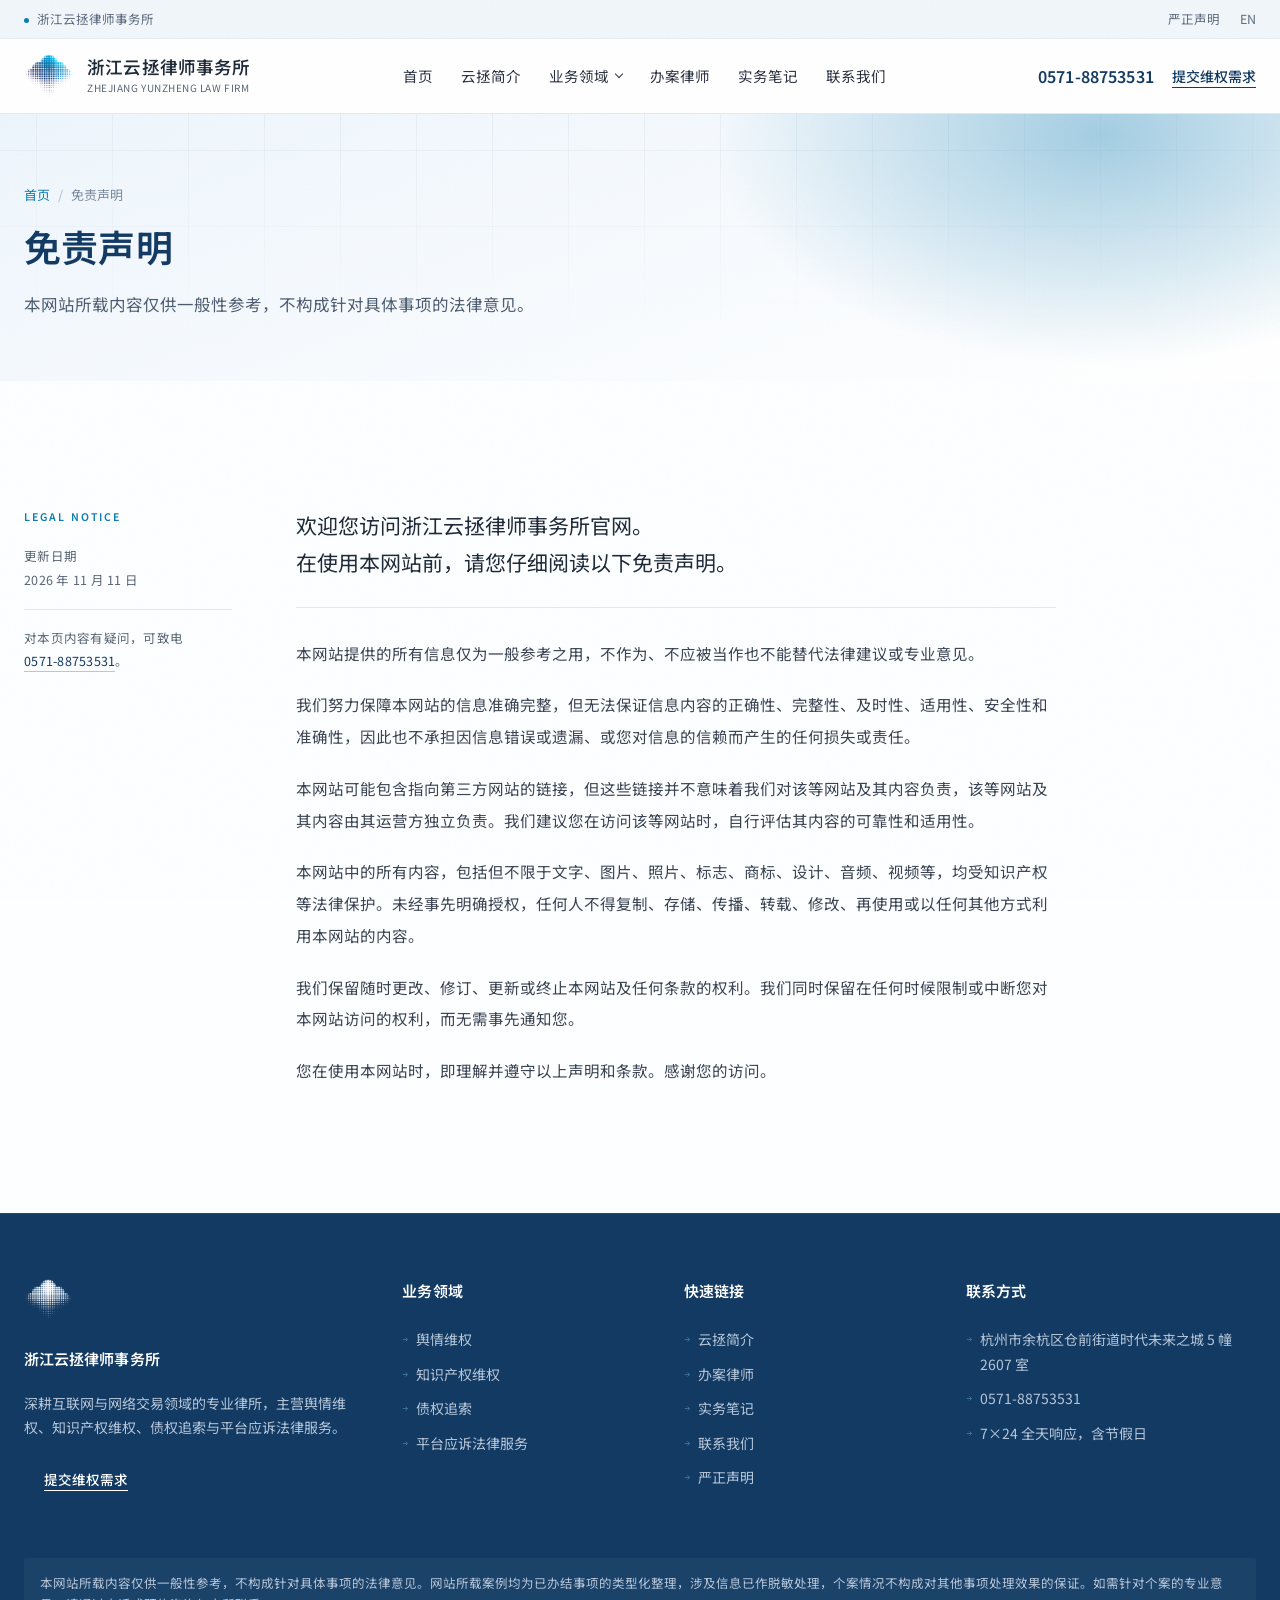
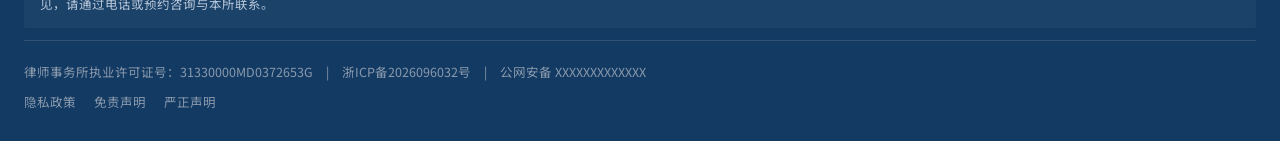
<file: disclaimer.html>
<!DOCTYPE html>
<html lang="zh-CN" data-page-motion="legal">
<head>
<meta charset="UTF-8">
<meta name="viewport" content="width=device-width, initial-scale=1">
<title>免责声明 | 浙江云拯律师事务所</title>
<meta name="description" content="浙江云拯律师事务所官网免责声明：站内信息仅为一般参考，不构成针对具体事项的法律意见；第三方链接由其运营方独立负责；站内内容受知识产权保护。">
<meta property="og:type" content="website">
<meta property="og:site_name" content="浙江云拯律师事务所">
<meta property="og:locale" content="zh_CN">
<meta property="og:title" content="免责声明 | 浙江云拯律师事务所">
<meta property="og:description" content="站内信息仅为一般参考，不构成针对具体事项的法律意见。">
<meta property="og:url" content="https://loylee486-cloud.github.io/yunzheng-law-demo/disclaimer.html">
<meta property="og:image" content="https://loylee486-cloud.github.io/yunzheng-law-demo/assets/logo.png">
<link rel="icon" type="image/png" href="assets/favicon.png">
<link rel="stylesheet" href="assets/style.css?v=20">
<script type="application/ld+json">
{
  "@context": "https://schema.org",
  "@type": "WebPage",
  "name": "免责声明",
  "url": "https://loylee486-cloud.github.io/yunzheng-law-demo/disclaimer.html",
  "description": "浙江云拯律师事务所官网免责声明：站内信息仅为一般参考，不构成针对具体事项的法律意见。",
  "isPartOf": {
    "@type": "WebSite",
    "name": "浙江云拯律师事务所",
    "url": "https://loylee486-cloud.github.io/yunzheng-law-demo/"
  },
  "publisher": {
    "@type": "LegalService",
    "name": "浙江云拯律师事务所",
    "url": "https://loylee486-cloud.github.io/yunzheng-law-demo/"
  }
}
</script>
<link rel="stylesheet" href="assets/interactions.css?v=18">
<link rel="stylesheet" href="assets/refinement.css?v=2">
</head>
<body>
<div class="topbar">
  <div class="wrap">
    <span><i class="dot"></i>浙江云拯律师事务所</span>
    <span class="right"><a href="#">严正声明</a><a href="#">EN</a></span>
  </div>
</div>

<header class="nav">
  <div class="wrap">
    <a href="index.html" class="brand">
      <span class="mark"><img src="assets/logo.png" alt="浙江云拯律师事务所"></span>
      <span>
        <span class="name">浙江云拯律师事务所</span>
        <span class="sub">ZHEJIANG YUNZHENG LAW FIRM</span>
      </span>
    </a>
    <nav class="menu">
      <a href="index.html">首页</a>
      <a href="about.html">云拯简介</a>
<div class="has-sub">
        <a href="practice.html">业务领域<i class="car" aria-hidden="true"></i></a>
        <div class="submenu">
          <a href="practice.html" class="sm-item"><b>业务领域总览</b><span>主要方向与办理方式</span></a>
          <a href="practice-yuqing.html" class="sm-item"><b>01　舆情维权</b><span>网络名誉与商誉侵权处置</span></a>
          <a href="practice-ip.html" class="sm-item"><b>02　知识产权维权</b><span>商标、著作、专利权与不正当竞争</span></a>
          <a href="practice-zhaiquan.html" class="sm-item"><b>03　债权追索</b><span>借贷、货款与合同欠款的追索处置</span></a>
          <a href="practice-platform.html" class="sm-item"><b>04　平台应诉法律服务</b><span>为平台方提供应诉代理</span></a>
        </div>
      </div>
      <a href="team.html">办案律师</a>
      <a href="insights.html">实务笔记</a>
      <a href="contact.html">联系我们</a>
    </nav>
    <div class="nav-cta">
      <a href="tel:057188753531" class="tel">0571-88753531</a>
      <a href="contact.html" class="btn btn-gold">提交维权需求</a>
      <button type="button" class="burger" id="burger">菜单</button>
    </div>
  </div>
</header>

<section class="page-hero">
  <div class="wrap">
    <div class="crumb"><a href="index.html">首页</a><em>/</em>免责声明</div>
    <h1>免责声明</h1>
    <p>本网站所载内容仅供一般性参考，不构成针对具体事项的法律意见。</p>
  </div>
</section>

<section class="blk">
  <div class="wrap">
    <div class="legal-grid">
      <aside class="legal-aside">
        <span class="k">Legal Notice</span>
        <span>更新日期<br>2026 年 11 月 11 日</span>
        <span class="q">对本页内容有疑问，可致电 <a href="tel:057188753531">0571-88753531</a>。</span>
      </aside>
      <div class="legal-doc">
        <p class="lede">欢迎您访问浙江云拯律师事务所官网。<br>在使用本网站前，请您仔细阅读以下免责声明。</p>
        <p>本网站提供的所有信息仅为一般参考之用，不作为、不应被当作也不能替代法律建议或专业意见。</p>
        <p>我们努力保障本网站的信息准确完整，但无法保证信息内容的正确性、完整性、及时性、适用性、安全性和准确性，因此也不承担因信息错误或遗漏、或您对信息的信赖而产生的任何损失或责任。</p>
        <p>本网站可能包含指向第三方网站的链接，但这些链接并不意味着我们对该等网站及其内容负责，该等网站及其内容由其运营方独立负责。我们建议您在访问该等网站时，自行评估其内容的可靠性和适用性。</p>
        <p>本网站中的所有内容，包括但不限于文字、图片、照片、标志、商标、设计、音频、视频等，均受知识产权等法律保护。未经事先明确授权，任何人不得复制、存储、传播、转载、修改、再使用或以任何其他方式利用本网站的内容。</p>
        <p>我们保留随时更改、修订、更新或终止本网站及任何条款的权利。我们同时保留在任何时候限制或中断您对本网站访问的权利，而无需事先通知您。</p>
        <p>您在使用本网站时，即理解并遵守以上声明和条款。感谢您的访问。</p>
      </div>
    </div>
  </div>
</section>

<footer>
  <div class="wrap">
    <div class="foot-grid">
      <div>
        <img src="assets/logo-white.png" alt="" style="width:48px;height:auto;margin-bottom:18px">
        <h4>浙江云拯律师事务所</h4>
        <p>深耕互联网与网络交易领域的专业律所，主营舆情维权、知识产权维权、债权追索与平台应诉法律服务。</p>
        <div style="margin-top:18px"><a href="contact.html" class="btn btn-line" style="padding:9px 20px;font-size:13.5px">提交维权需求</a></div>
      </div>
      <div>
        <h4>业务领域</h4>
        <ul>
          <li><a href="practice-yuqing.html">舆情维权</a></li>
          <li><a href="practice-ip.html">知识产权维权</a></li>
          <li><a href="practice-zhaiquan.html">债权追索</a></li>
          <li><a href="practice-platform.html">平台应诉法律服务</a></li>
        </ul>
      </div>
      <div>
        <h4>快速链接</h4>
        <ul>
          <li><a href="about.html">云拯简介</a></li>
          <li><a href="team.html">办案律师</a></li>
          <li><a href="insights.html">实务笔记</a></li>
          <li><a href="contact.html">联系我们</a></li>
          <li><a href="#">严正声明</a></li>
        </ul>
      </div>
      <div>
        <h4>联系方式</h4>
        <ul>
          <li>杭州市余杭区仓前街道时代未来之城 5 幢 2607 室</li>
          <li><a href="tel:057188753531">0571-88753531</a></li>
          <li>7×24 全天响应，含节假日</li>
        </ul>
      </div>
    </div>
    <div class="disclaimer">本网站所载内容仅供一般性参考，不构成针对具体事项的法律意见。网站所载案例均为已办结事项的类型化整理，涉及信息已作脱敏处理，个案情况不构成对其他事项处理效果的保证。如需针对个案的专业意见，请通过电话或预约咨询与本所联系。</div>
    <div class="foot-b">
      <div>律师事务所执业许可证号：31330000MD0372653G　|　<a href="https://beian.miit.gov.cn/" target="_blank" rel="noopener">浙ICP备2026096032号</a>　|　公网安备 XXXXXXXXXXXXX</div>
      <div class="links"><a href="privacy.html">隐私政策</a><a href="disclaimer.html">免责声明</a><a href="#">严正声明</a></div>
    </div>
  </div>
</footer>

<div class="mbar">
  <a href="tel:057188753531" class="c1">拨打电话</a>
  <a href="contact.html" class="c2">提交需求</a>
</div>

<script src="assets/main.js?v=19"></script>
<script src="assets/interactions.js?v=10"></script>
</body>
</html>
</file>
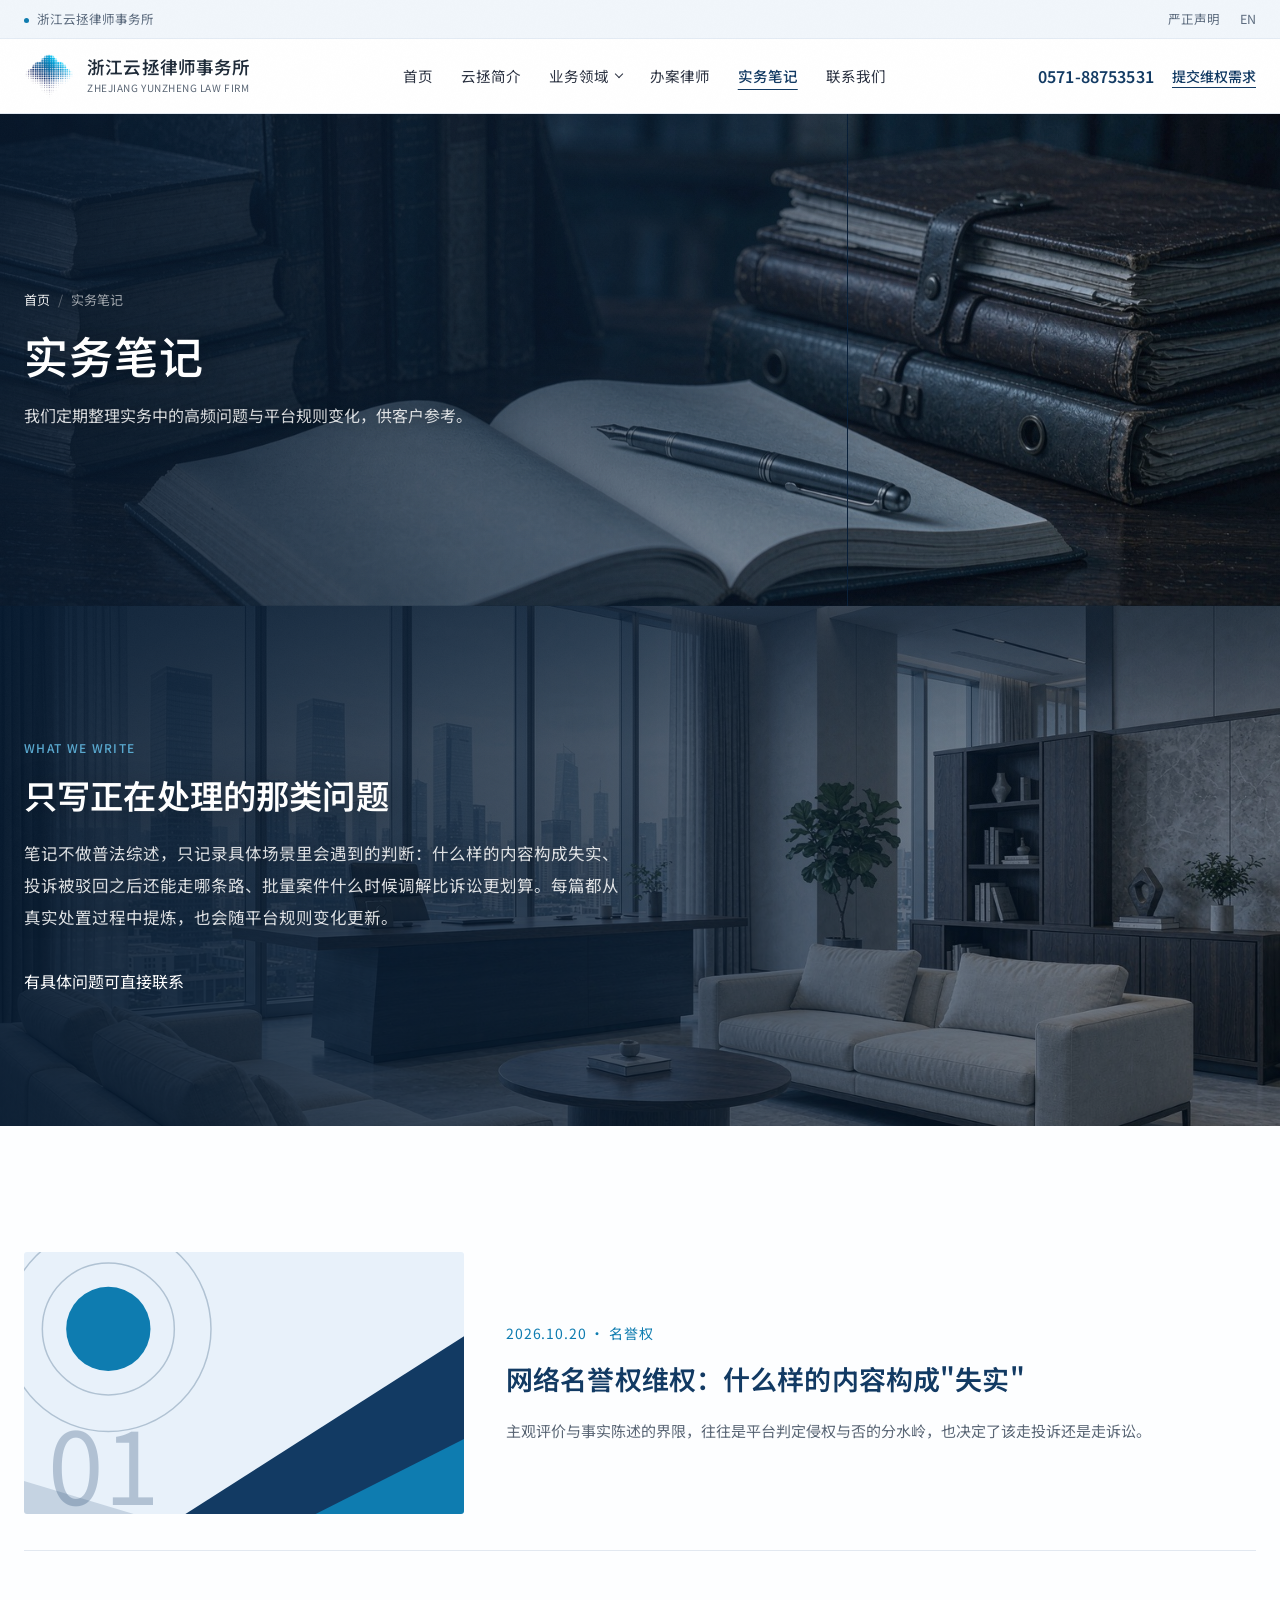
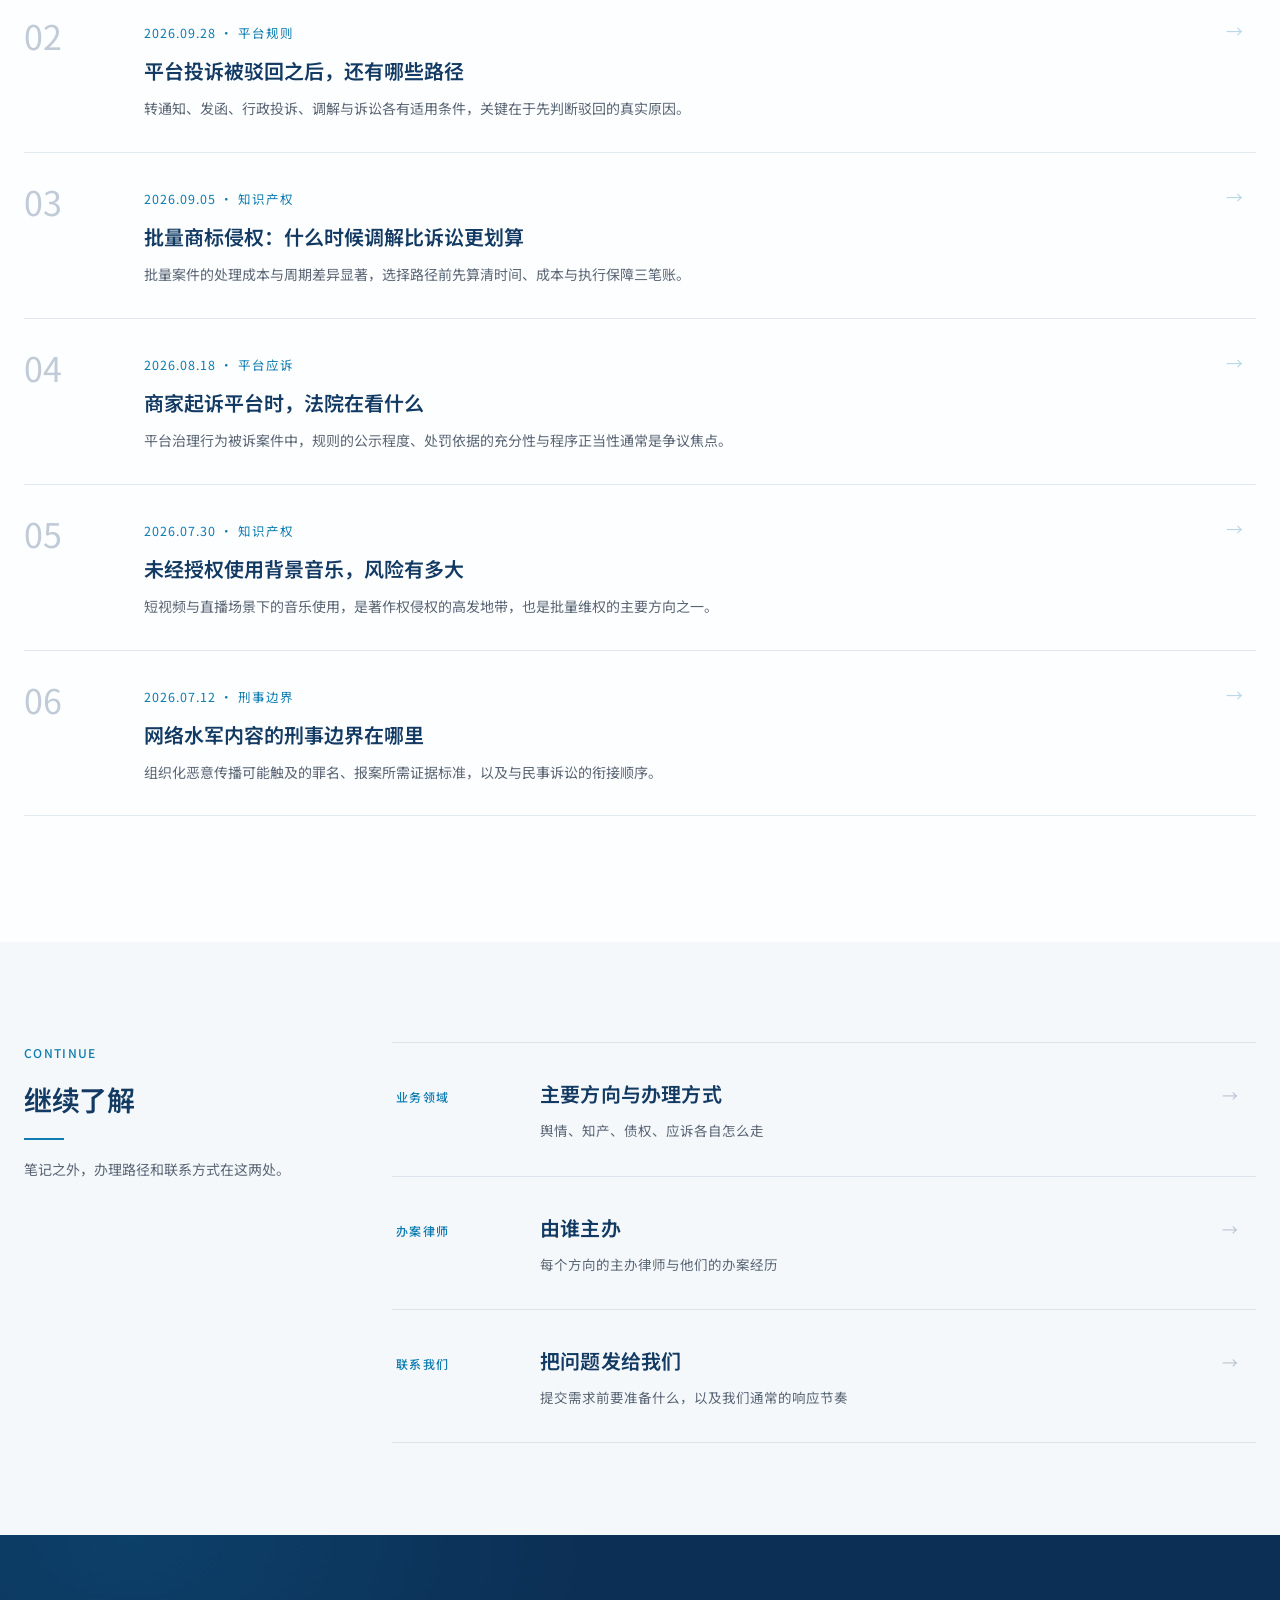
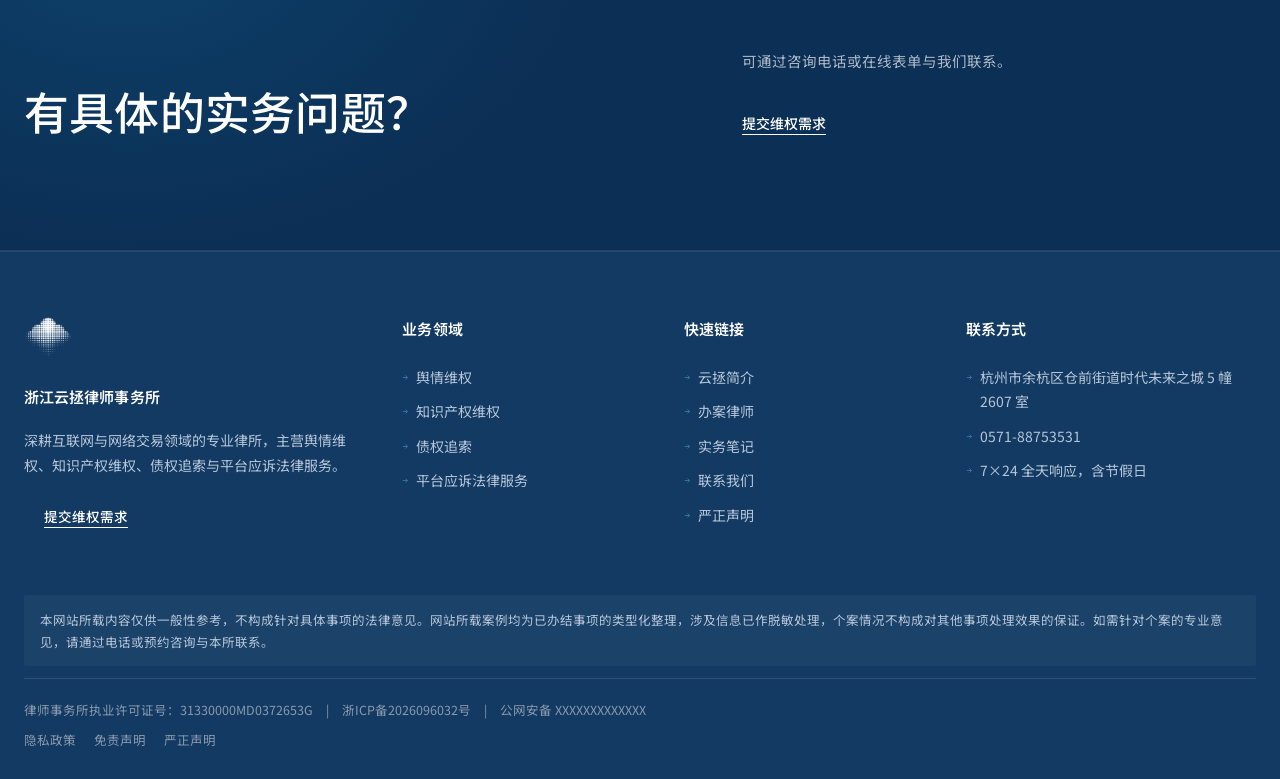
<file: insights.html>
<!DOCTYPE html>
<html lang="zh-CN" data-page-motion="editorial">
<head>
<meta charset="UTF-8">
<meta name="viewport" content="width=device-width, initial-scale=1">
<title>实务笔记 | 浙江云拯律师事务所</title>
<meta name="description" content="网络名誉权维权、平台投诉应对、批量商标侵权调解、平台治理应诉等实务问题的整理与分析。">
<meta property="og:type" content="website">
<meta property="og:site_name" content="浙江云拯律师事务所">
<meta property="og:locale" content="zh_CN">
<meta property="og:title" content="实务笔记 | 浙江云拯律师事务所">
<meta property="og:description" content="网络名誉权维权、平台投诉应对、批量商标侵权调解、平台治理应诉等实务问题的整理与分析。">
<meta property="og:url" content="https://loylee486-cloud.github.io/yunzheng-law-demo/insights.html">
<meta property="og:image" content="https://loylee486-cloud.github.io/yunzheng-law-demo/assets/logo.png">
<link rel="icon" type="image/png" href="assets/favicon.png">
<link rel="stylesheet" href="assets/style.css?v=20">
<link rel="preload" as="image" href="assets/img/ph-insights.jpg" fetchpriority="high">
<script type="application/ld+json">
{
  "@context": "https://schema.org",
  "@graph": [
    {
      "@type": "LegalService",
      "@id": "https://loylee486-cloud.github.io/yunzheng-law-demo/#org",
      "name": "浙江云拯律师事务所",
      "alternateName": "ZHEJIANG YUNZHENG LAW FIRM",
      "url": "https://loylee486-cloud.github.io/yunzheng-law-demo/",
      "logo": "https://loylee486-cloud.github.io/yunzheng-law-demo/assets/logo.png",
      "image": "https://loylee486-cloud.github.io/yunzheng-law-demo/assets/logo.png",
      "description": "深耕互联网与网络交易领域的律师事务所，主营舆情维权、知识产权维权、债权追索与平台应诉法律服务。",
      "address": {
        "@type": "PostalAddress",
        "streetAddress": "仓前街道时代未来之城5幢2607室",
        "addressLocality": "杭州市",
        "addressRegion": "浙江省",
        "addressCountry": "CN"
      },
      "telephone": "+86-571-88753531",
      "areaServed": {
        "@type": "Country",
        "name": "中国"
      },
      "knowsAbout": [
        "网络名誉权维权",
        "网络侵权投诉",
        "舆情维权",
        "商标权维权",
        "著作权维权",
        "知识产权维权",
        "债权追索",
        "民间借贷纠纷",
        "货款追索",
        "合同欠款诉讼",
        "财产保全与强制执行",
        "平台治理应诉",
        "电商平台应诉法律服务"
      ]
    }
  ]
}
</script>
<link rel="stylesheet" href="assets/interactions.css?v=18">
<link rel="stylesheet" href="assets/refinement.css?v=2">
</head>
<body>
<div class="topbar">
  <div class="wrap">
    <span><i class="dot"></i>浙江云拯律师事务所</span>
    <span class="right"><a href="#">严正声明</a><a href="#">EN</a></span>
  </div>
</div>

<header class="nav">
  <div class="wrap">
    <a href="index.html" class="brand">
      <span class="mark"><img src="assets/logo.png" alt="浙江云拯律师事务所"></span>
      <span>
        <span class="name">浙江云拯律师事务所</span>
        <span class="sub">ZHEJIANG YUNZHENG LAW FIRM</span>
      </span>
    </a>
    <nav class="menu">
      <a href="index.html">首页</a>
      <a href="about.html">云拯简介</a>
<div class="has-sub">
        <a href="practice.html">业务领域<i class="car" aria-hidden="true"></i></a>
        <div class="submenu">
          <a href="practice.html" class="sm-item"><b>业务领域总览</b><span>主要方向与办理方式</span></a>
          <a href="practice-yuqing.html" class="sm-item"><b>01　舆情维权</b><span>网络名誉与商誉侵权处置</span></a>
          <a href="practice-ip.html" class="sm-item"><b>02　知识产权维权</b><span>商标、著作、专利权与不正当竞争</span></a>
          <a href="practice-zhaiquan.html" class="sm-item"><b>03　债权追索</b><span>借贷、货款与合同欠款的追索处置</span></a>
          <a href="practice-platform.html" class="sm-item"><b>04　平台应诉法律服务</b><span>为平台方提供应诉代理</span></a>
        </div>
      </div>
      <a href="team.html">办案律师</a>
      <a href="insights.html" class="on">实务笔记</a>
      <a href="contact.html">联系我们</a>
    </nav>
    <div class="nav-cta">
      <a href="tel:057188753531" class="tel">0571-88753531</a>
      <a href="contact.html" class="btn btn-gold">提交维权需求</a>
      <button type="button" class="burger" id="burger">菜单</button>
    </div>
  </div>
</header>


<section class="page-hero has-photo">
  <div class="ph-media"><img src="assets/img/ph-insights.jpg" alt="" fetchpriority="high" decoding="async"></div>
  <div class="wrap">
    <div class="crumb"><a href="index.html">首页</a><em>/</em>实务笔记</div>
    <h1 style="margin-top:14px">实务笔记</h1>
    <p>我们定期整理实务中的高频问题与平台规则变化，供客户参考。</p>
  </div>
</section>

<section class="ab-band has-photo">
  <img class="qbg" src="assets/img/hero-1.jpg" alt="" loading="lazy">
  <div class="wrap">
    <span class="eyebrow-sm">What we write</span>
    <h2>只写正在处理的那类问题</h2>
    <p>笔记不做普法综述，只记录具体场景里会遇到的判断：什么样的内容构成失实、投诉被驳回之后还能走哪条路、批量案件什么时候调解比诉讼更划算。每篇都从真实处置过程中提炼，也会随平台规则变化更新。</p>
    <div class="acts"><a href="contact.html" class="btn-line">有具体问题可直接联系</a></div>
  </div>
</section>

<section class="blk">
  <div class="wrap">
    <div class="lay-edito">
      <a href="#" class="feat">
        <div class="feat-cov"><span class="no">01</span></div>
        <div class="feat-b">
          <div class="date">2026.10.20 · 名誉权</div>
          <h3>网络名誉权维权：什么样的内容构成"失实"</h3>
          <p>主观评价与事实陈述的界限，往往是平台判定侵权与否的分水岭，也决定了该走投诉还是走诉讼。</p>
        </div>
      </a>
      <div class="note-index">
        <a href="#" class="ni">
          <i class="ni-no">02</i>
          <span class="ni-b"><em>2026.09.28 · 平台规则</em><b>平台投诉被驳回之后，还有哪些路径</b><span>转通知、发函、行政投诉、调解与诉讼各有适用条件，关键在于先判断驳回的真实原因。</span></span>
          <span class="ni-arw">→</span>
        </a>
        <a href="#" class="ni">
          <i class="ni-no">03</i>
          <span class="ni-b"><em>2026.09.05 · 知识产权</em><b>批量商标侵权：什么时候调解比诉讼更划算</b><span>批量案件的处理成本与周期差异显著，选择路径前先算清时间、成本与执行保障三笔账。</span></span>
          <span class="ni-arw">→</span>
        </a>
        <a href="#" class="ni">
          <i class="ni-no">04</i>
          <span class="ni-b"><em>2026.08.18 · 平台应诉</em><b>商家起诉平台时，法院在看什么</b><span>平台治理行为被诉案件中，规则的公示程度、处罚依据的充分性与程序正当性通常是争议焦点。</span></span>
          <span class="ni-arw">→</span>
        </a>
        <a href="#" class="ni">
          <i class="ni-no">05</i>
          <span class="ni-b"><em>2026.07.30 · 知识产权</em><b>未经授权使用背景音乐，风险有多大</b><span>短视频与直播场景下的音乐使用，是著作权侵权的高发地带，也是批量维权的主要方向之一。</span></span>
          <span class="ni-arw">→</span>
        </a>
        <a href="#" class="ni">
          <i class="ni-no">06</i>
          <span class="ni-b"><em>2026.07.12 · 刑事边界</em><b>网络水军内容的刑事边界在哪里</b><span>组织化恶意传播可能触及的罪名、报案所需证据标准，以及与民事诉讼的衔接顺序。</span></span>
          <span class="ni-arw">→</span>
        </a>
      </div>
    </div>
    <!-- 待补正文（上线前删除本注释）：标题为内容规划示例，正式上线前需由律师撰写正文并审核。
         此类文章是官网获取搜索流量的主要来源，建议按每月 2–4 篇的节奏持续更新，
         选题优先围绕客户实际提问的高频问题。 -->
  </div>
</section>

<section class="next-band">
  <div class="wrap">
    <div class="nb-grid">
      <div class="nb-aside">
        <span class="eyebrow-sm">Continue</span>
        <h2>继续了解</h2>
        <p>笔记之外，办理路径和联系方式在这两处。</p>
      </div>
      <div class="nb-list">
          <a class="nb-item" href="practice.html">
            <span class="nb-k">业务领域</span>
            <span><b>主要方向与办理方式</b><span class="nb-d">舆情、知产、债权、应诉各自怎么走</span></span>
            <span class="nb-arw">→</span>
          </a>
          <a class="nb-item" href="team.html">
            <span class="nb-k">办案律师</span>
            <span><b>由谁主办</b><span class="nb-d">每个方向的主办律师与他们的办案经历</span></span>
            <span class="nb-arw">→</span>
          </a>
          <a class="nb-item" href="contact.html">
            <span class="nb-k">联系我们</span>
            <span><b>把问题发给我们</b><span class="nb-d">提交需求前要准备什么，以及我们通常的响应节奏</span></span>
            <span class="nb-arw">→</span>
          </a>
      </div>
    </div>
  </div>
</section>

<section class="cta-band">
  <div class="wrap">
    <div>
      <h3>有具体的实务问题？</h3>
      <p>可通过咨询电话或在线表单与我们联系。</p>
    </div>
    <div class="acts">
      <a href="contact.html" class="btn btn-gold">提交维权需求</a>
    </div>
  </div>
</section>

<footer>
  <div class="wrap">
    <div class="foot-grid">
      <div>
        <img src="assets/logo-white.png" alt="" style="width:48px;height:auto;margin-bottom:18px">
        <h4>浙江云拯律师事务所</h4>
        <p>深耕互联网与网络交易领域的专业律所，主营舆情维权、知识产权维权、债权追索与平台应诉法律服务。</p>
        <div style="margin-top:18px"><a href="contact.html" class="btn btn-line" style="padding:9px 20px;font-size:13.5px">提交维权需求</a></div>
      </div>
      <div>
        <h4>业务领域</h4>
        <ul>
          <li><a href="practice-yuqing.html">舆情维权</a></li>
          <li><a href="practice-ip.html">知识产权维权</a></li>
          <li><a href="practice-zhaiquan.html">债权追索</a></li>
          <li><a href="practice-platform.html">平台应诉法律服务</a></li>
        </ul>
      </div>
      <div>
        <h4>快速链接</h4>
        <ul>
          <li><a href="about.html">云拯简介</a></li>
          <li><a href="team.html">办案律师</a></li>
          <li><a href="insights.html">实务笔记</a></li>
          <li><a href="contact.html">联系我们</a></li>
          <li><a href="#">严正声明</a></li>
        </ul>
      </div>
      <div>
        <h4>联系方式</h4>
        <ul>
          <li>杭州市余杭区仓前街道时代未来之城 5 幢 2607 室</li>
          <li><a href="tel:057188753531">0571-88753531</a></li>
          <li>7×24 全天响应，含节假日</li>
        </ul>
      </div>
    </div>
    <div class="disclaimer">本网站所载内容仅供一般性参考，不构成针对具体事项的法律意见。网站所载案例均为已办结事项的类型化整理，涉及信息已作脱敏处理，个案情况不构成对其他事项处理效果的保证。如需针对个案的专业意见，请通过电话或预约咨询与本所联系。</div>
    <div class="foot-b">
      <div>律师事务所执业许可证号：31330000MD0372653G　|　<a href="https://beian.miit.gov.cn/" target="_blank" rel="noopener">浙ICP备2026096032号</a>　|　公网安备 XXXXXXXXXXXXX</div>
      <div class="links"><a href="privacy.html">隐私政策</a><a href="disclaimer.html">免责声明</a><a href="#">严正声明</a></div>
    </div>
  </div>
</footer>

<div class="mbar">
  <a href="tel:057188753531" class="c1">拨打电话</a>
  <a href="contact.html" class="c2">提交需求</a>
</div>

<script src="assets/main.js?v=19"></script>
<script src="assets/interactions.js?v=10"></script>
</body>
</html>
</file>
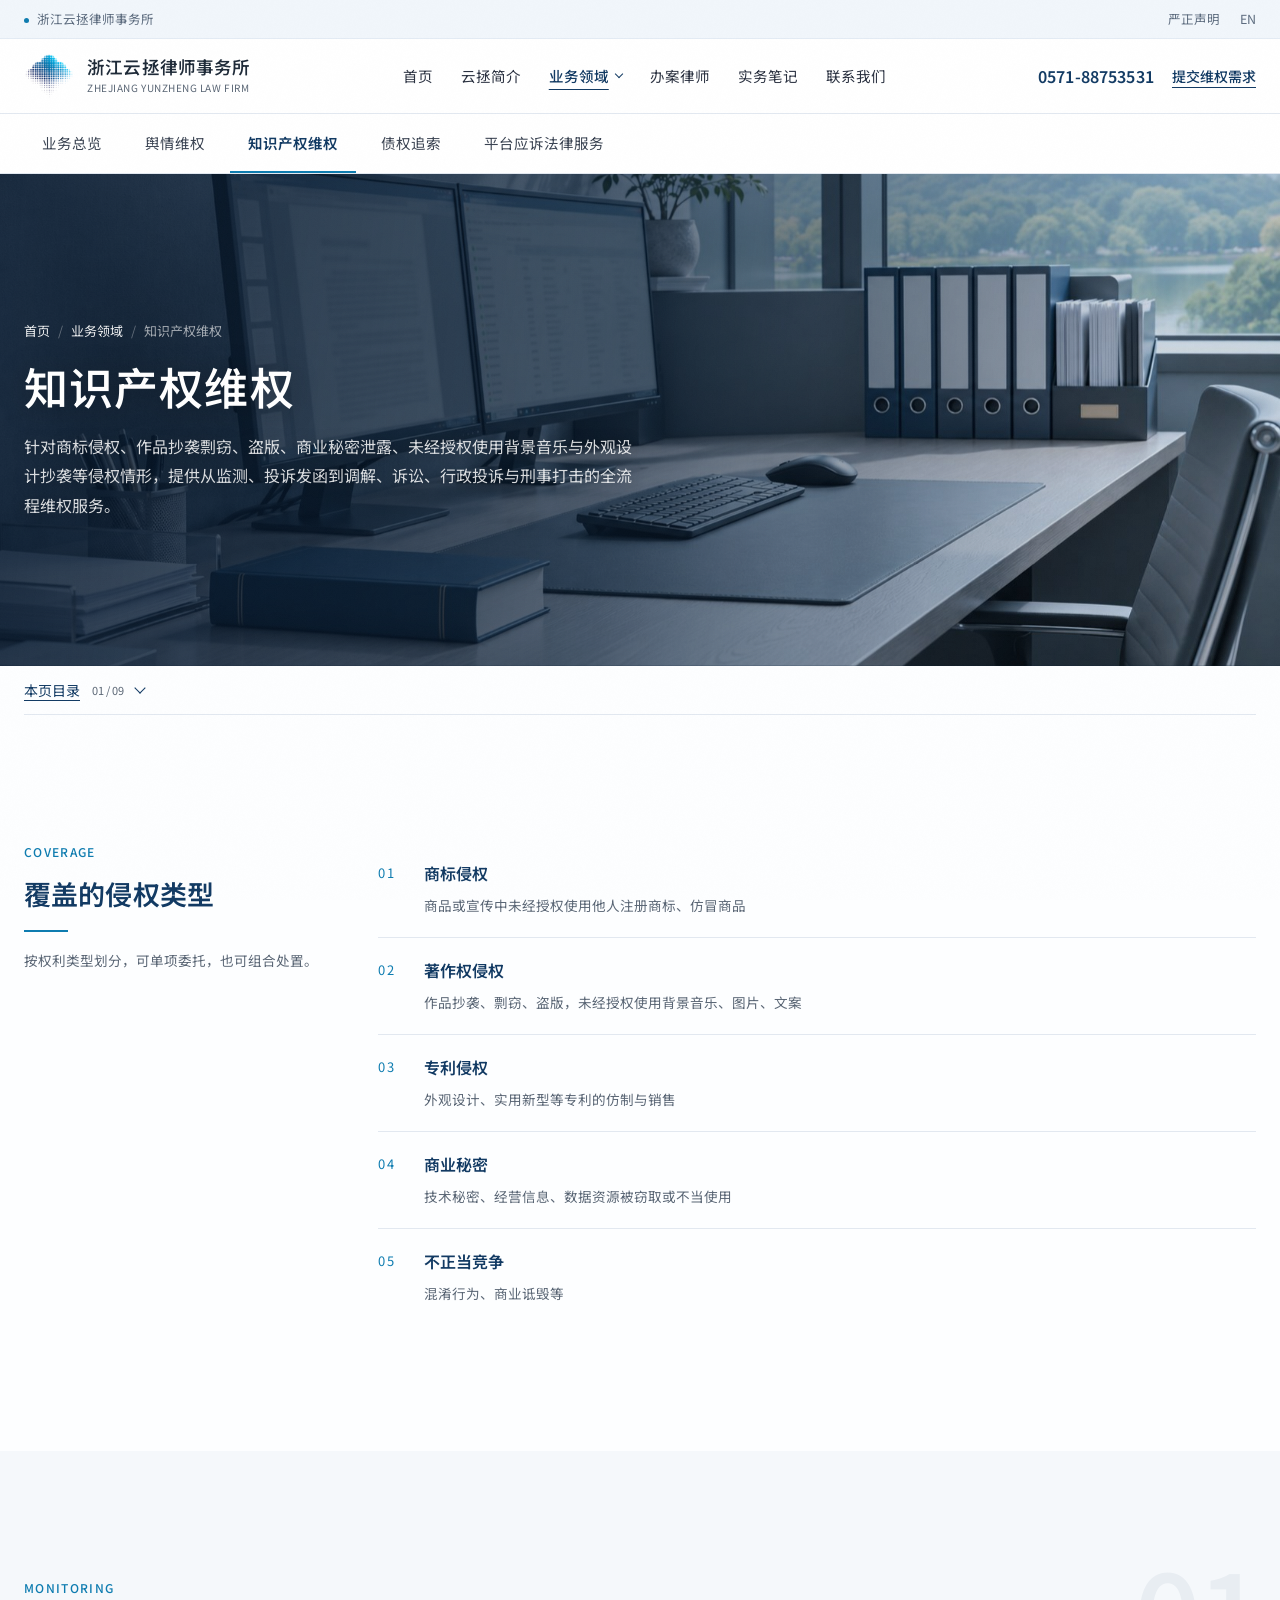
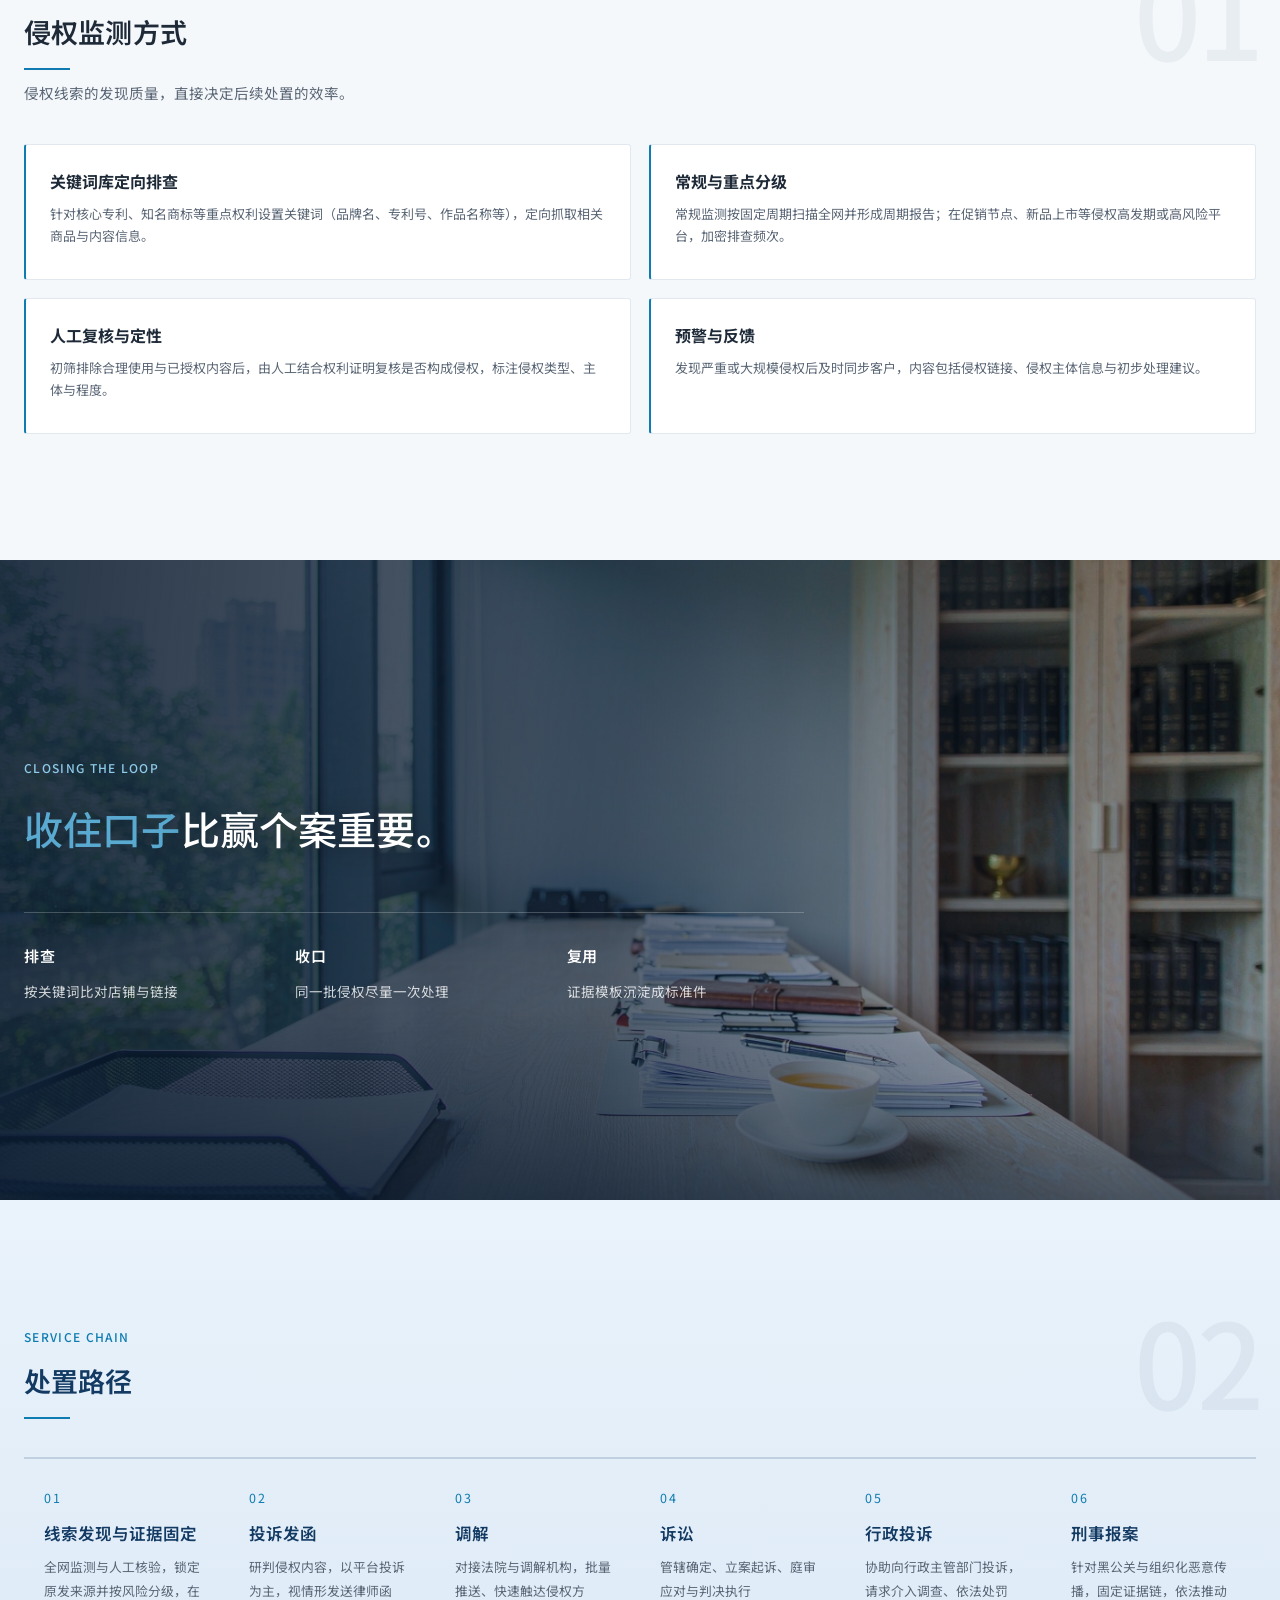
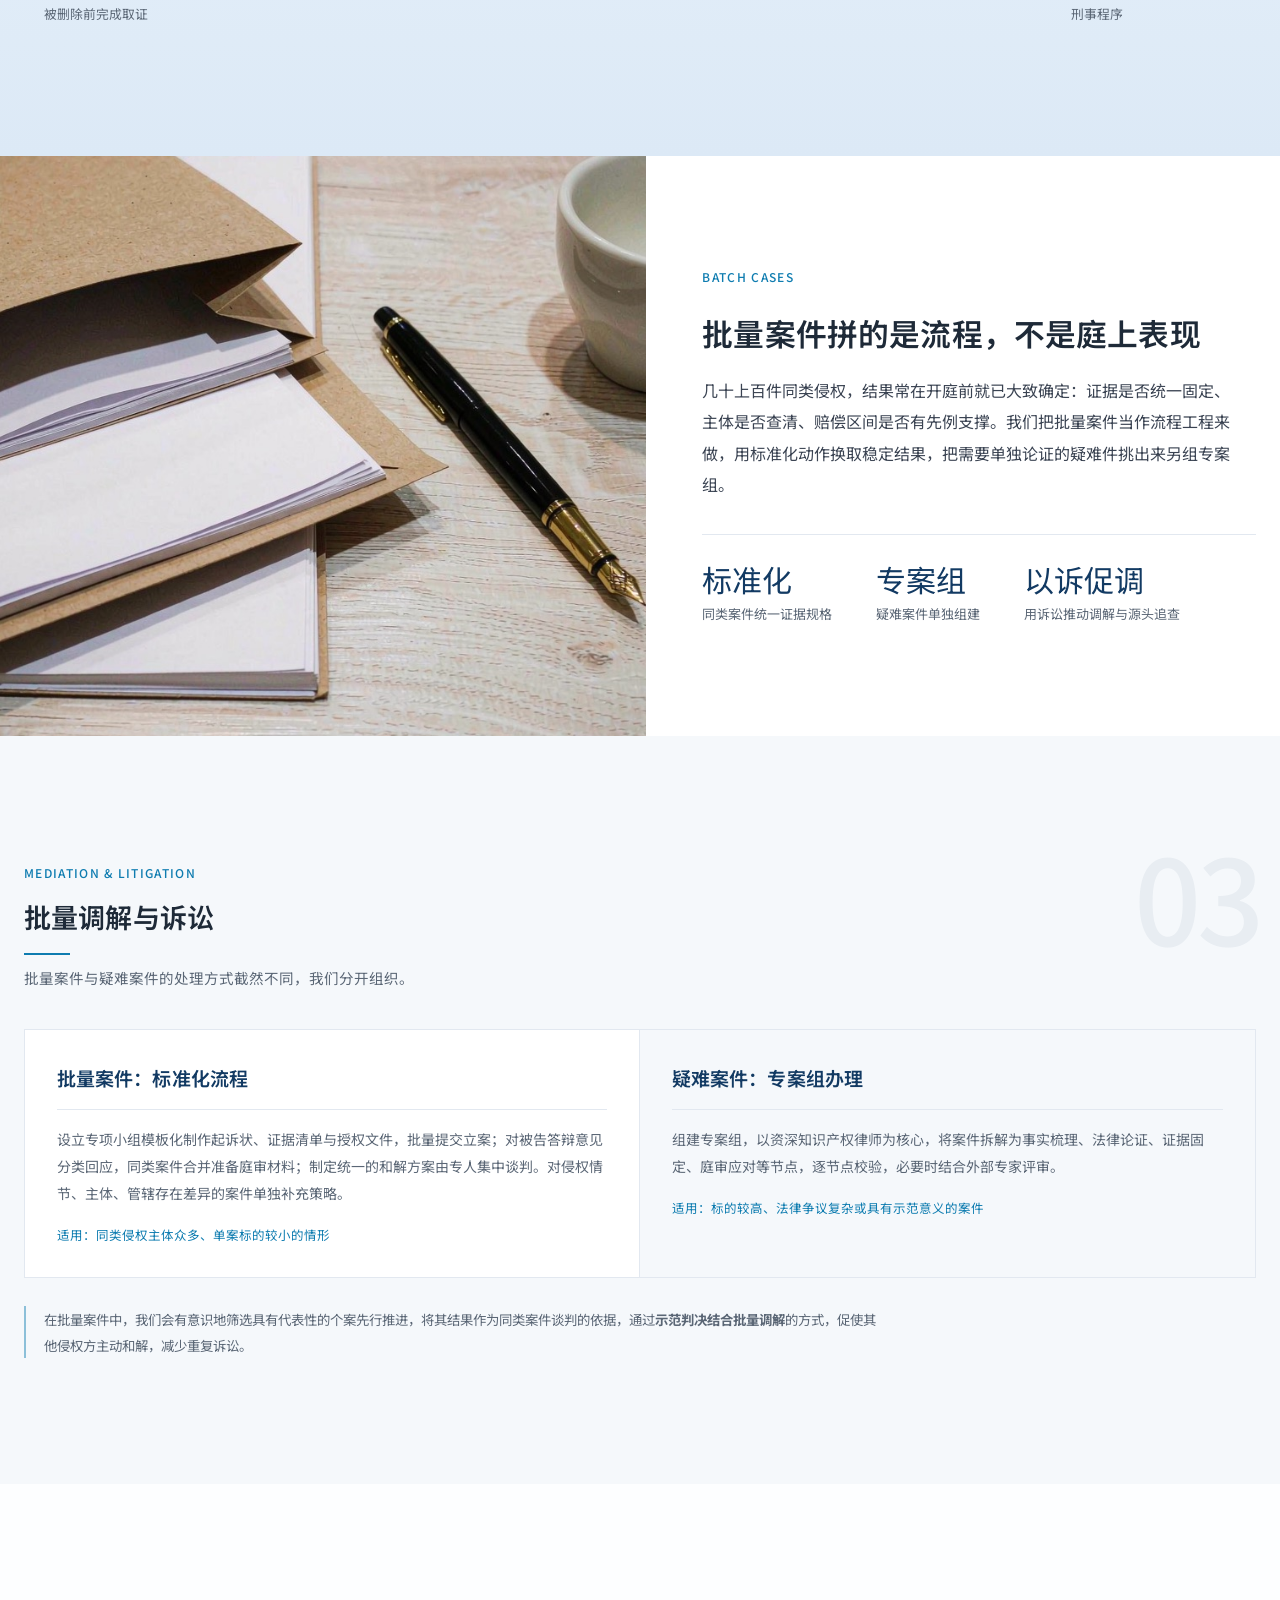
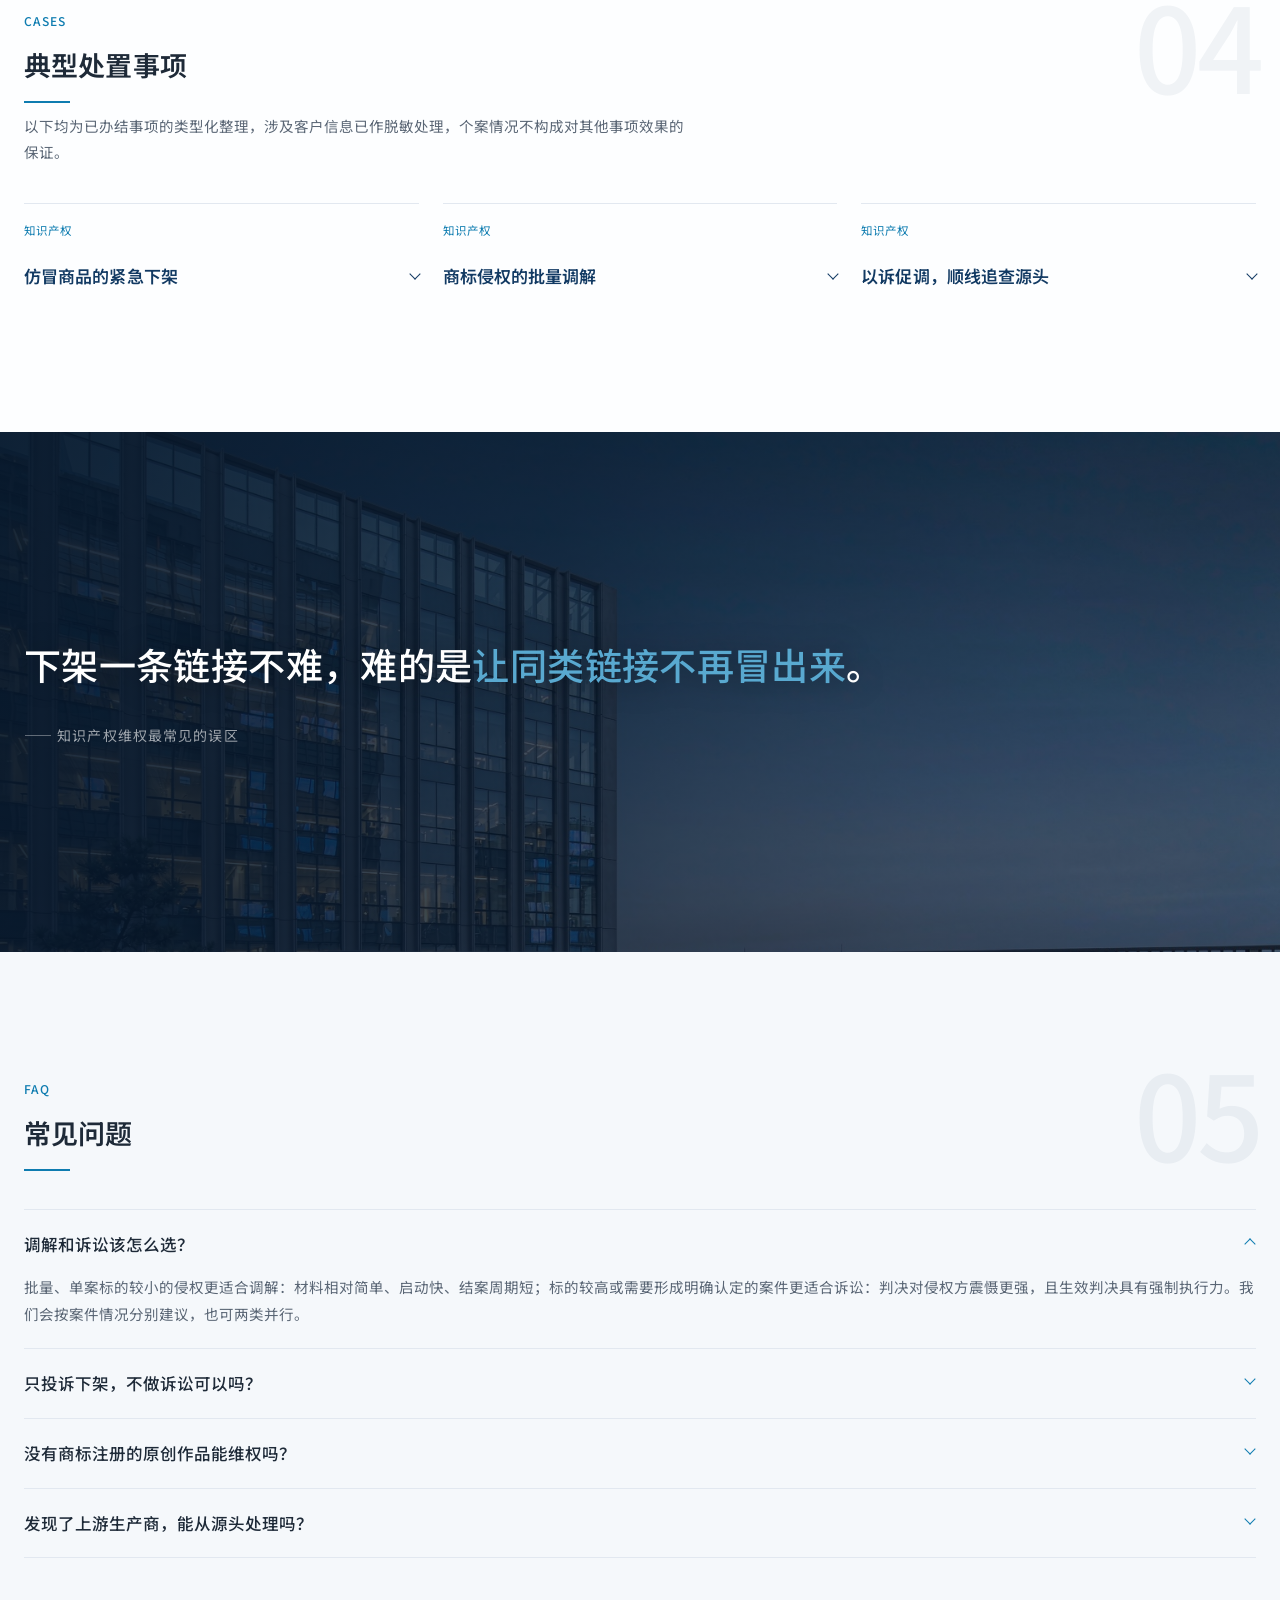
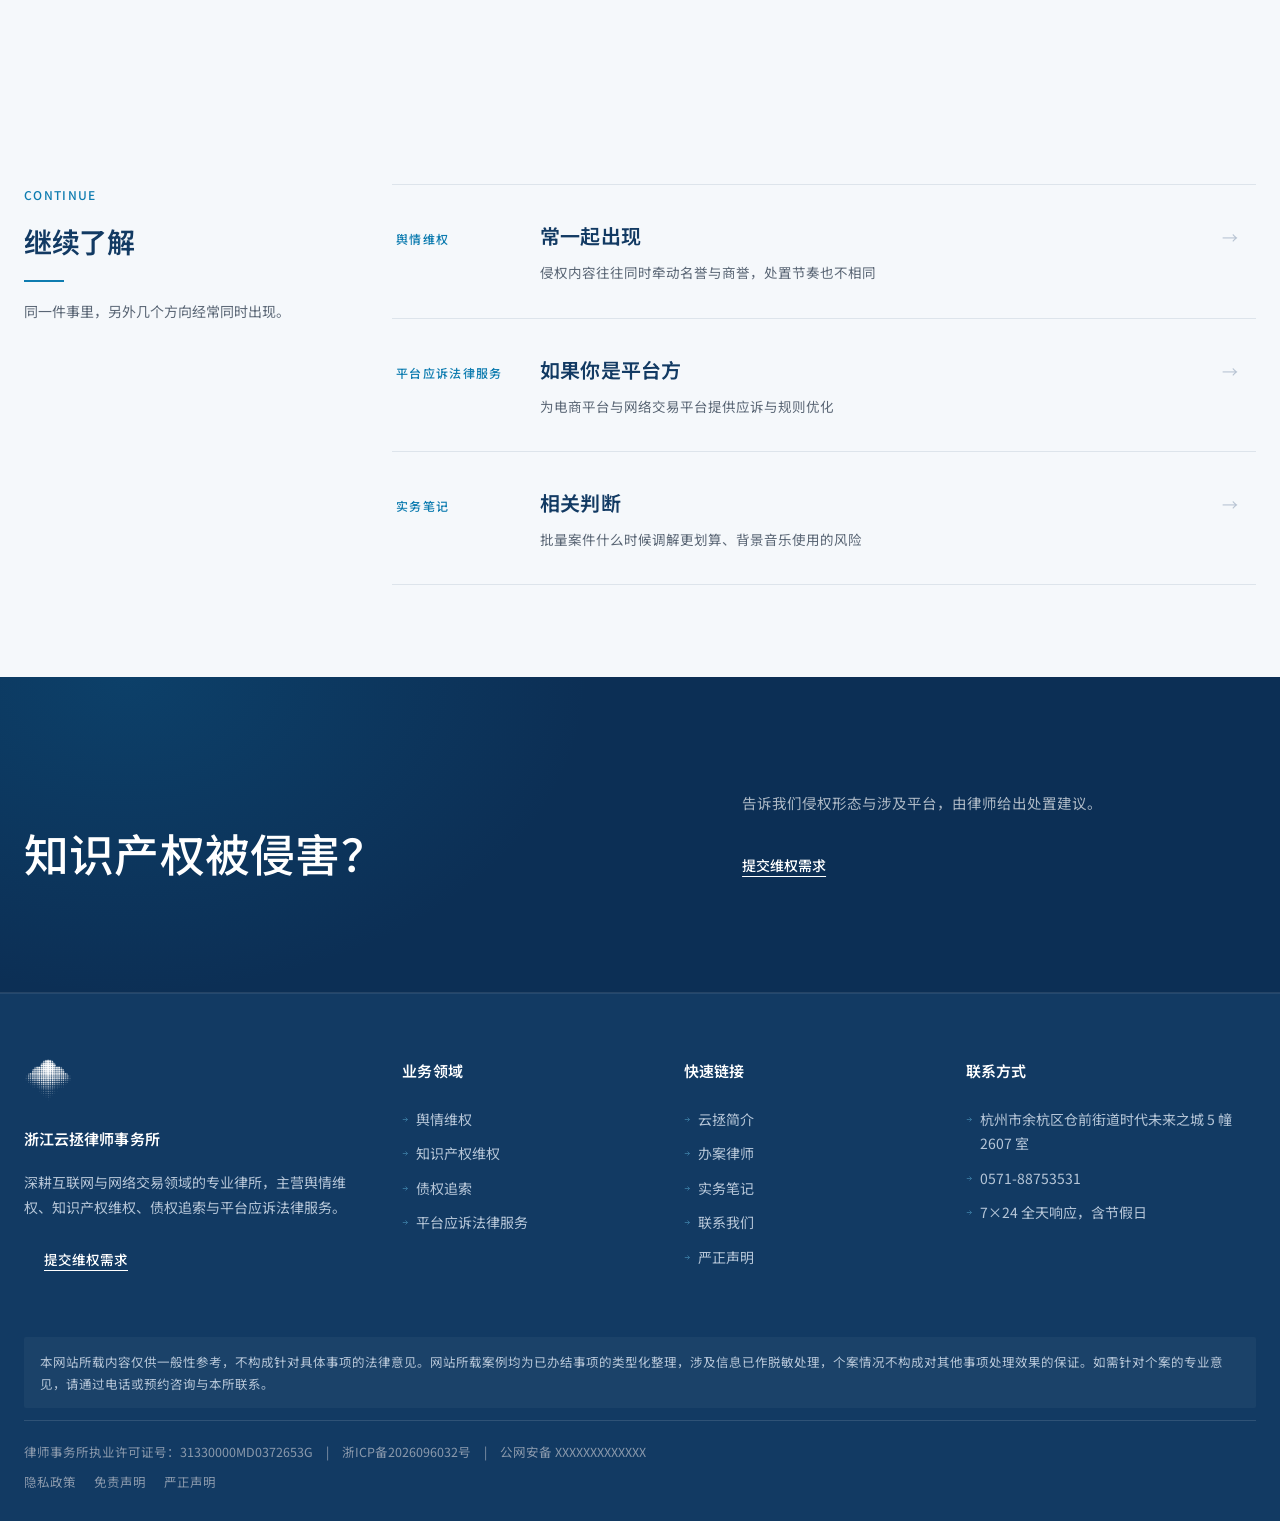
<file: practice-ip.html>
<!DOCTYPE html>
<html lang="zh-CN" data-page-motion="slide">
<head>
<meta charset="UTF-8">
<meta name="viewport" content="width=device-width, initial-scale=1">
<title>知识产权维权 | 浙江云拯律师事务所</title>
<meta name="description" content="针对商标侵权、作品抄袭、盗版、商业秘密泄露、外观设计抄袭等情形，提供监测、投诉发函、批量调解、诉讼与刑事打击全流程服务。">
<meta property="og:type" content="website">
<meta property="og:site_name" content="浙江云拯律师事务所">
<meta property="og:locale" content="zh_CN">
<meta property="og:title" content="知识产权维权 | 浙江云拯律师事务所">
<meta property="og:description" content="商标权、著作权、专利权及不正当竞争事项的侵权监测、平台投诉、律师函、调解与诉讼，含上游源头追索。">
<meta property="og:url" content="https://loylee486-cloud.github.io/yunzheng-law-demo/practice-ip.html">
<meta property="og:image" content="https://loylee486-cloud.github.io/yunzheng-law-demo/assets/logo.png">
<link rel="icon" type="image/png" href="assets/favicon.png">
<link rel="stylesheet" href="assets/style.css?v=20">
<link rel="preload" as="image" href="assets/img/editorial-20261118/ph-ip.jpg" fetchpriority="high">
<script type="application/ld+json">
{
  "@context": "https://schema.org",
  "@graph": [
    {
      "@type": "LegalService",
      "@id": "https://loylee486-cloud.github.io/yunzheng-law-demo/#org",
      "name": "浙江云拯律师事务所",
      "alternateName": "ZHEJIANG YUNZHENG LAW FIRM",
      "url": "https://loylee486-cloud.github.io/yunzheng-law-demo/",
      "logo": "https://loylee486-cloud.github.io/yunzheng-law-demo/assets/logo.png",
      "image": "https://loylee486-cloud.github.io/yunzheng-law-demo/assets/logo.png",
      "description": "深耕互联网与网络交易领域的律师事务所，主营舆情维权、知识产权维权、债权追索与平台应诉法律服务。",
      "address": {
        "@type": "PostalAddress",
        "streetAddress": "仓前街道时代未来之城5幢2607室",
        "addressLocality": "杭州市",
        "addressRegion": "浙江省",
        "addressCountry": "CN"
      },
      "telephone": "+86-571-88753531",
      "areaServed": {
        "@type": "Country",
        "name": "中国"
      },
      "knowsAbout": [
        "网络名誉权维权",
        "网络侵权投诉",
        "舆情维权",
        "商标权维权",
        "著作权维权",
        "知识产权维权",
        "债权追索",
        "民间借贷纠纷",
        "货款追索",
        "合同欠款诉讼",
        "财产保全与强制执行",
        "平台治理应诉",
        "电商平台应诉法律服务"
      ]
    },
    {
      "@type": "Service",
      "serviceType": "知识产权维权",
      "name": "知识产权维权",
      "description": "商标权、著作权、专利权及不正当竞争事项的侵权监测、平台投诉、律师函、调解与诉讼，含上游源头追索。",
      "provider": {
        "@id": "https://loylee486-cloud.github.io/yunzheng-law-demo/#org"
      },
      "areaServed": {
        "@type": "Country",
        "name": "中国"
      }
    },
    {
      "@type": "FAQPage",
      "@id": "https://loylee486-cloud.github.io/yunzheng-law-demo/practice-ip.html#faq",
      "mainEntity": [
        {
          "@type": "Question",
          "name": "调解和诉讼该怎么选？",
          "acceptedAnswer": {
            "@type": "Answer",
            "text": "批量、单案标的较小的侵权更适合调解：材料相对简单、启动快、结案周期短；标的较高或需要形成明确认定的案件更适合诉讼：判决对侵权方震慑更强，且生效判决具有强制执行力。我们会按案件情况分别建议，也可两类并行。"
          }
        },
        {
          "@type": "Question",
          "name": "只投诉下架，不做诉讼可以吗？",
          "acceptedAnswer": {
            "@type": "Answer",
            "text": "可以。平台投诉是独立的处置手段，适合快速止损。但需要注意，投诉只解决当前链接，侵权方可能反复上架；若要形成持续约束，通常需要结合律师函、调解或诉讼。"
          }
        },
        {
          "@type": "Question",
          "name": "没有商标注册的原创作品能维权吗？",
          "acceptedAnswer": {
            "@type": "Answer",
            "text": "著作权自作品创作完成即产生，不以登记为要件，但需要提供创作时间、底稿、公开发表记录等证明。我们会在接案时先协助梳理权属证据。"
          }
        },
        {
          "@type": "Question",
          "name": "发现了上游生产商，能从源头处理吗？",
          "acceptedAnswer": {
            "@type": "Answer",
            "text": "可以。我们通过已售货品的流向追踪、关联经营主体梳理等方式锁定生产与分销环节，并对实际控制人展开追索。这类处置的投入高于单点投诉，但能从根本上遏制侵权蔓延。"
          }
        }
      ]
    }
  ]
}
</script>
<link rel="stylesheet" href="assets/interactions.css?v=18">
<link rel="stylesheet" href="assets/refinement.css?v=2">
</head>
<body>
<div class="topbar">
  <div class="wrap">
    <span><i class="dot"></i>浙江云拯律师事务所</span>
    <span class="right"><a href="#">严正声明</a><a href="#">EN</a></span>
  </div>
</div>

<header class="nav">
  <div class="wrap">
    <a href="index.html" class="brand">
      <span class="mark"><img src="assets/logo.png" alt="浙江云拯律师事务所"></span>
      <span>
        <span class="name">浙江云拯律师事务所</span>
        <span class="sub">ZHEJIANG YUNZHENG LAW FIRM</span>
      </span>
    </a>
    <nav class="menu">
      <a href="index.html">首页</a>
      <a href="about.html">云拯简介</a>
<div class="has-sub">
        <a href="practice.html" class="on">业务领域<i class="car" aria-hidden="true"></i></a>
        <div class="submenu">
          <a href="practice.html" class="sm-item"><b>业务领域总览</b><span>主要方向与办理方式</span></a>
          <a href="practice-yuqing.html" class="sm-item"><b>01　舆情维权</b><span>网络名誉与商誉侵权处置</span></a>
          <a href="practice-ip.html" class="sm-item cur"><b>02　知识产权维权</b><span>商标、著作、专利权与不正当竞争</span></a>
          <a href="practice-zhaiquan.html" class="sm-item"><b>03　债权追索</b><span>借贷、货款与合同欠款的追索处置</span></a>
          <a href="practice-platform.html" class="sm-item"><b>04　平台应诉法律服务</b><span>为平台方提供应诉代理</span></a>
        </div>
      </div>
      <a href="team.html">办案律师</a>
      <a href="insights.html">实务笔记</a>
      <a href="contact.html">联系我们</a>
    </nav>
    <div class="nav-cta">
      <a href="tel:057188753531" class="tel">0571-88753531</a>
      <a href="contact.html" class="btn btn-gold">提交维权需求</a>
      <button type="button" class="burger" id="burger">菜单</button>
    </div>
  </div>
</header>
<div class="subnav"><div class="wrap">  <a href="practice.html">业务总览</a>
  <a href="practice-yuqing.html">舆情维权</a>
  <a href="practice-ip.html" class="on">知识产权维权</a>
  <a href="practice-zhaiquan.html">债权追索</a>
  <a href="practice-platform.html">平台应诉法律服务</a>
</div></div>

<section class="page-hero has-photo">
  <div class="ph-media"><img src="assets/img/editorial-20261118/ph-ip.jpg" alt="" fetchpriority="high" decoding="async"></div>
  <div class="wrap">
    <div class="crumb"><a href="index.html">首页</a><em>/</em><a href="practice.html">业务领域</a><em>/</em>知识产权维权</div>
    <h1 style="margin-top:14px">知识产权维权</h1>
    <p>针对商标侵权、作品抄袭剽窃、盗版、商业秘密泄露、未经授权使用背景音乐与外观设计抄袭等侵权情形，提供从监测、投诉发函到调解、诉讼、行政投诉与刑事打击的全流程维权服务。</p>
  </div>
</section>

<section class="blk">
  <div class="wrap">
    <div class="lay-side">
      <div class="side-h">
        <span class="eyebrow-sm">Coverage</span>
        <h2>覆盖的侵权类型</h2>
        <div class="rule"></div>
        <p>按权利类型划分，可单项委托，也可组合处置。</p>
      </div>
      <div class="side-b">
        <div class="nl"><i>01</i><div><b>商标侵权</b><span>商品或宣传中未经授权使用他人注册商标、仿冒商品</span></div></div>
        <div class="nl"><i>02</i><div><b>著作权侵权</b><span>作品抄袭、剽窃、盗版，未经授权使用背景音乐、图片、文案</span></div></div>
        <div class="nl"><i>03</i><div><b>专利侵权</b><span>外观设计、实用新型等专利的仿制与销售</span></div></div>
        <div class="nl"><i>04</i><div><b>商业秘密</b><span>技术秘密、经营信息、数据资源被窃取或不当使用</span></div></div>
        <div class="nl"><i>05</i><div><b>不正当竞争</b><span>混淆行为、商业诋毁等</span></div></div>
      </div>
    </div>
  </div>
</section>

<section class="blk blk-soft">
  <div class="wrap">
    <div class="blk-head">
      <span class="eyebrow-sm">Monitoring</span>
      <h2>侵权监测方式</h2>
      <p>侵权线索的发现质量，直接决定后续处置的效率。</p>
    </div>
    <div class="path-grid">
      <div class="path">
        <b>关键词库定向排查</b>
        <span class="sym">针对核心专利、知名商标等重点权利设置关键词（品牌名、专利号、作品名称等），定向抓取相关商品与内容信息。</span>
      </div>
      <div class="path">
        <b>常规与重点分级</b>
        <span class="sym">常规监测按固定周期扫描全网并形成周期报告；在促销节点、新品上市等侵权高发期或高风险平台，加密排查频次。</span>
      </div>
      <div class="path">
        <b>人工复核与定性</b>
        <span class="sym">初筛排除合理使用与已授权内容后，由人工结合权利证明复核是否构成侵权，标注侵权类型、主体与程度。</span>
      </div>
      <div class="path">
        <b>预警与反馈</b>
        <span class="sym">发现严重或大规模侵权后及时同步客户，内容包括侵权链接、侵权主体信息与初步处理建议。</span>
      </div>
    </div>
  </div>
</section>

<section class="pb">
  <div class="pb-media"><img src="assets/img/band-office.jpg" alt="" loading="lazy"></div>
  <div class="wrap">
    <span class="eyebrow-sm">Closing the loop</span>
    <h2><em>收住口子</em>比赢个案重要。</h2>
    <div class="pb-facts">
      <div><b>排查</b><span>按关键词比对店铺与链接</span></div>
      <div><b>收口</b><span>同一批侵权尽量一次处理</span></div>
      <div><b>复用</b><span>证据模板沉淀成标准件</span></div>
    </div>
  </div>
</section>

<section class="blk sec-deep">
  <div class="wrap">
    <div class="blk-head">
      <span class="eyebrow-sm">Service chain</span>
      <h2>处置路径</h2>
    </div>
    <div class="lay-rail">
        <div class="rl"><i>01</i><b>线索发现与证据固定</b><span>全网监测与人工核验，锁定原发来源并按风险分级，在被删除前完成取证</span></div>
        <div class="rl"><i>02</i><b>投诉发函</b><span>研判侵权内容，以平台投诉为主，视情形发送律师函</span></div>
        <div class="rl"><i>03</i><b>调解</b><span>对接法院与调解机构，批量推送、快速触达侵权方</span></div>
        <div class="rl"><i>04</i><b>诉讼</b><span>管辖确定、立案起诉、庭审应对与判决执行</span></div>
        <div class="rl"><i>05</i><b>行政投诉</b><span>协助向行政主管部门投诉，请求介入调查、依法处罚</span></div>
        <div class="rl"><i>06</i><b>刑事报案</b><span>针对黑公关与组织化恶意传播，固定证据链，依法推动刑事程序</span></div>
    </div>
  </div>
</section>

<section class="ab-split rev">
  <div class="ab-grid">
    <div class="ab-txt">
      <span class="eyebrow-sm">Batch cases</span>
      <h2>批量案件拼的是流程，不是庭上表现</h2>
      <p class="lead">几十上百件同类侵权，结果常在开庭前就已大致确定：证据是否统一固定、主体是否查清、赔偿区间是否有先例支撑。我们把批量案件当作流程工程来做，用标准化动作换取稳定结果，把需要单独论证的疑难件挑出来另组专案组。</p>
      <div class="ab-facts"><div><b>标准化</b><span>同类案件统一证据规格</span></div><div><b>专案组</b><span>疑难案件单独组建</span></div><div><b>以诉促调</b><span>用诉讼推动调解与源头追查</span></div></div>
    </div>
    <div class="ab-art"><img src="assets/img/band-desk.jpg" alt="" loading="lazy"></div>
  </div>
</section>

<section class="blk blk-soft">
  <div class="wrap">
    <div class="blk-head">
      <span class="eyebrow-sm">Mediation &amp; litigation</span>
      <h2>批量调解与诉讼</h2>
      <p>批量案件与疑难案件的处理方式截然不同，我们分开组织。</p>
    </div>
    <div class="lay-duo">
      <div class="du">
        <h3>批量案件：标准化流程</h3>
        <p>设立专项小组模板化制作起诉状、证据清单与授权文件，批量提交立案；对被告答辩意见分类回应，同类案件合并准备庭审材料；制定统一的和解方案由专人集中谈判。对侵权情节、主体、管辖存在差异的案件单独补充策略。</p>
        <p style="margin-top:16px;color:var(--gold);font-size:12.5px">适用：同类侵权主体众多、单案标的较小的情形</p>
      </div>
      <div class="du">
        <h3>疑难案件：专案组办理</h3>
        <p>组建专案组，以资深知识产权律师为核心，将案件拆解为事实梳理、法律论证、证据固定、庭审应对等节点，逐节点校验，必要时结合外部专家评审。</p>
        <p style="margin-top:16px;color:var(--gold);font-size:12.5px">适用：标的较高、法律争议复杂或具有示范意义的案件</p>
      </div>
    </div>
    <p class="duo-note">在批量案件中，我们会有意识地筛选具有代表性的个案先行推进，将其结果作为同类案件谈判的依据，通过<b>示范判决结合批量调解</b>的方式，促使其他侵权方主动和解，减少重复诉讼。</p>
  </div>
</section>

<section class="blk">
  <div class="wrap">
    <div class="blk-head">
      <span class="eyebrow-sm">Cases</span>
      <h2>典型处置事项</h2>
      <p>以下均为已办结事项的类型化整理，涉及客户信息已作脱敏处理，个案情况不构成对其他事项效果的保证。</p>
    </div>
    <div class="case-grid">
      <div class="case">
        <span class="tag">知识产权</span>
        <h3>仿冒商品的紧急下架</h3>
        <p>某商家在短视频平台宣传销售仿冒产品。接到紧急需求后组建专项小组，当天排查并投诉大量侵权线索，为加快处置同步与平台沟通加急，当日实现全量下架。</p>
      </div>
      <div class="case">
        <span class="tag">知识产权</span>
        <h3>商标侵权的批量调解</h3>
        <p>多个商家未经授权在商品实物、链接标题与宣传图片中使用权利人商标。我们固证后批量推送调解，多数在数日内完成整改与下架，并与侵权方达成和解。</p>
      </div>
      <div class="case">
        <span class="tag">知识产权</span>
        <h3>以诉促调，顺线追查源头</h3>
        <p>在商标侵权诉讼中促成庭前和解后，进一步取得上游生产与销售环节的线索，随即启动对源头生产商的调查与法律程序，扩大整体维权效果。</p>
      </div>
    </div>
  </div>
</section>

<section class="ab-quote has-photo">
  <img class="qbg" src="assets/img/band-city.jpg" alt="" loading="lazy">
  <div class="wrap">
    <blockquote>下架一条链接不难，难的是<em>让同类链接不再冒出来</em>。</blockquote>
    <div class="qsrc">—— 知识产权维权最常见的误区</div>
  </div>
</section>

<section class="blk blk-soft">
  <div class="wrap">
    <div class="blk-head">
      <span class="eyebrow-sm">FAQ</span>
      <h2>常见问题</h2>
    </div>
    <div class="faq">
      <details open><summary>调解和诉讼该怎么选？</summary><p>批量、单案标的较小的侵权更适合调解：材料相对简单、启动快、结案周期短；标的较高或需要形成明确认定的案件更适合诉讼：判决对侵权方震慑更强，且生效判决具有强制执行力。我们会按案件情况分别建议，也可两类并行。</p></details>
      <details><summary>只投诉下架，不做诉讼可以吗？</summary><p>可以。平台投诉是独立的处置手段，适合快速止损。但需要注意，投诉只解决当前链接，侵权方可能反复上架；若要形成持续约束，通常需要结合律师函、调解或诉讼。</p></details>
      <details><summary>没有商标注册的原创作品能维权吗？</summary><p>著作权自作品创作完成即产生，不以登记为要件，但需要提供创作时间、底稿、公开发表记录等证明。我们会在接案时先协助梳理权属证据。</p></details>
      <details><summary>发现了上游生产商，能从源头处理吗？</summary><p>可以。我们通过已售货品的流向追踪、关联经营主体梳理等方式锁定生产与分销环节，并对实际控制人展开追索。这类处置的投入高于单点投诉，但能从根本上遏制侵权蔓延。</p></details>
    </div>
  </div>
</section>

<section class="next-band">
  <div class="wrap">
    <div class="nb-grid">
      <div class="nb-aside">
        <span class="eyebrow-sm">Continue</span>
        <h2>继续了解</h2>
        <p>同一件事里，另外几个方向经常同时出现。</p>
      </div>
      <div class="nb-list">
          <a class="nb-item" href="practice-yuqing.html">
            <span class="nb-k">舆情维权</span>
            <span><b>常一起出现</b><span class="nb-d">侵权内容往往同时牵动名誉与商誉，处置节奏也不相同</span></span>
            <span class="nb-arw">→</span>
          </a>
          <a class="nb-item" href="practice-platform.html">
            <span class="nb-k">平台应诉法律服务</span>
            <span><b>如果你是平台方</b><span class="nb-d">为电商平台与网络交易平台提供应诉与规则优化</span></span>
            <span class="nb-arw">→</span>
          </a>
          <a class="nb-item" href="insights.html">
            <span class="nb-k">实务笔记</span>
            <span><b>相关判断</b><span class="nb-d">批量案件什么时候调解更划算、背景音乐使用的风险</span></span>
            <span class="nb-arw">→</span>
          </a>
      </div>
    </div>
  </div>
</section>

<section class="cta-band">
  <div class="wrap">
    <div>
      <h3>知识产权被侵害？</h3>
      <p>告诉我们侵权形态与涉及平台，由律师给出处置建议。</p>
    </div>
    <div class="acts">
      <a href="contact.html" class="btn btn-gold">提交维权需求</a>
    </div>
  </div>
</section>

<footer>
  <div class="wrap">
    <div class="foot-grid">
      <div>
        <img src="assets/logo-white.png" alt="" style="width:48px;height:auto;margin-bottom:18px">
        <h4>浙江云拯律师事务所</h4>
        <p>深耕互联网与网络交易领域的专业律所，主营舆情维权、知识产权维权、债权追索与平台应诉法律服务。</p>
        <div style="margin-top:18px"><a href="contact.html" class="btn btn-line" style="padding:9px 20px;font-size:13.5px">提交维权需求</a></div>
      </div>
      <div>
        <h4>业务领域</h4>
        <ul>
          <li><a href="practice-yuqing.html">舆情维权</a></li>
          <li><a href="practice-ip.html">知识产权维权</a></li>
          <li><a href="practice-zhaiquan.html">债权追索</a></li>
          <li><a href="practice-platform.html">平台应诉法律服务</a></li>
        </ul>
      </div>
      <div>
        <h4>快速链接</h4>
        <ul>
          <li><a href="about.html">云拯简介</a></li>
          <li><a href="team.html">办案律师</a></li>
          <li><a href="insights.html">实务笔记</a></li>
          <li><a href="contact.html">联系我们</a></li>
          <li><a href="#">严正声明</a></li>
        </ul>
      </div>
      <div>
        <h4>联系方式</h4>
        <ul>
          <li>杭州市余杭区仓前街道时代未来之城 5 幢 2607 室</li>
          <li><a href="tel:057188753531">0571-88753531</a></li>
          <li>7×24 全天响应，含节假日</li>
        </ul>
      </div>
    </div>
    <div class="disclaimer">本网站所载内容仅供一般性参考，不构成针对具体事项的法律意见。网站所载案例均为已办结事项的类型化整理，涉及信息已作脱敏处理，个案情况不构成对其他事项处理效果的保证。如需针对个案的专业意见，请通过电话或预约咨询与本所联系。</div>
    <div class="foot-b">
      <div>律师事务所执业许可证号：31330000MD0372653G　|　<a href="https://beian.miit.gov.cn/" target="_blank" rel="noopener">浙ICP备2026096032号</a>　|　公网安备 XXXXXXXXXXXXX</div>
      <div class="links"><a href="privacy.html">隐私政策</a><a href="disclaimer.html">免责声明</a><a href="#">严正声明</a></div>
    </div>
  </div>
</footer>

<div class="mbar">
  <a href="tel:057188753531" class="c1">拨打电话</a>
  <a href="contact.html" class="c2">提交需求</a>
</div>

<script src="assets/main.js?v=19"></script>
<script src="assets/interactions.js?v=10"></script>
</body>
</html>
</file>
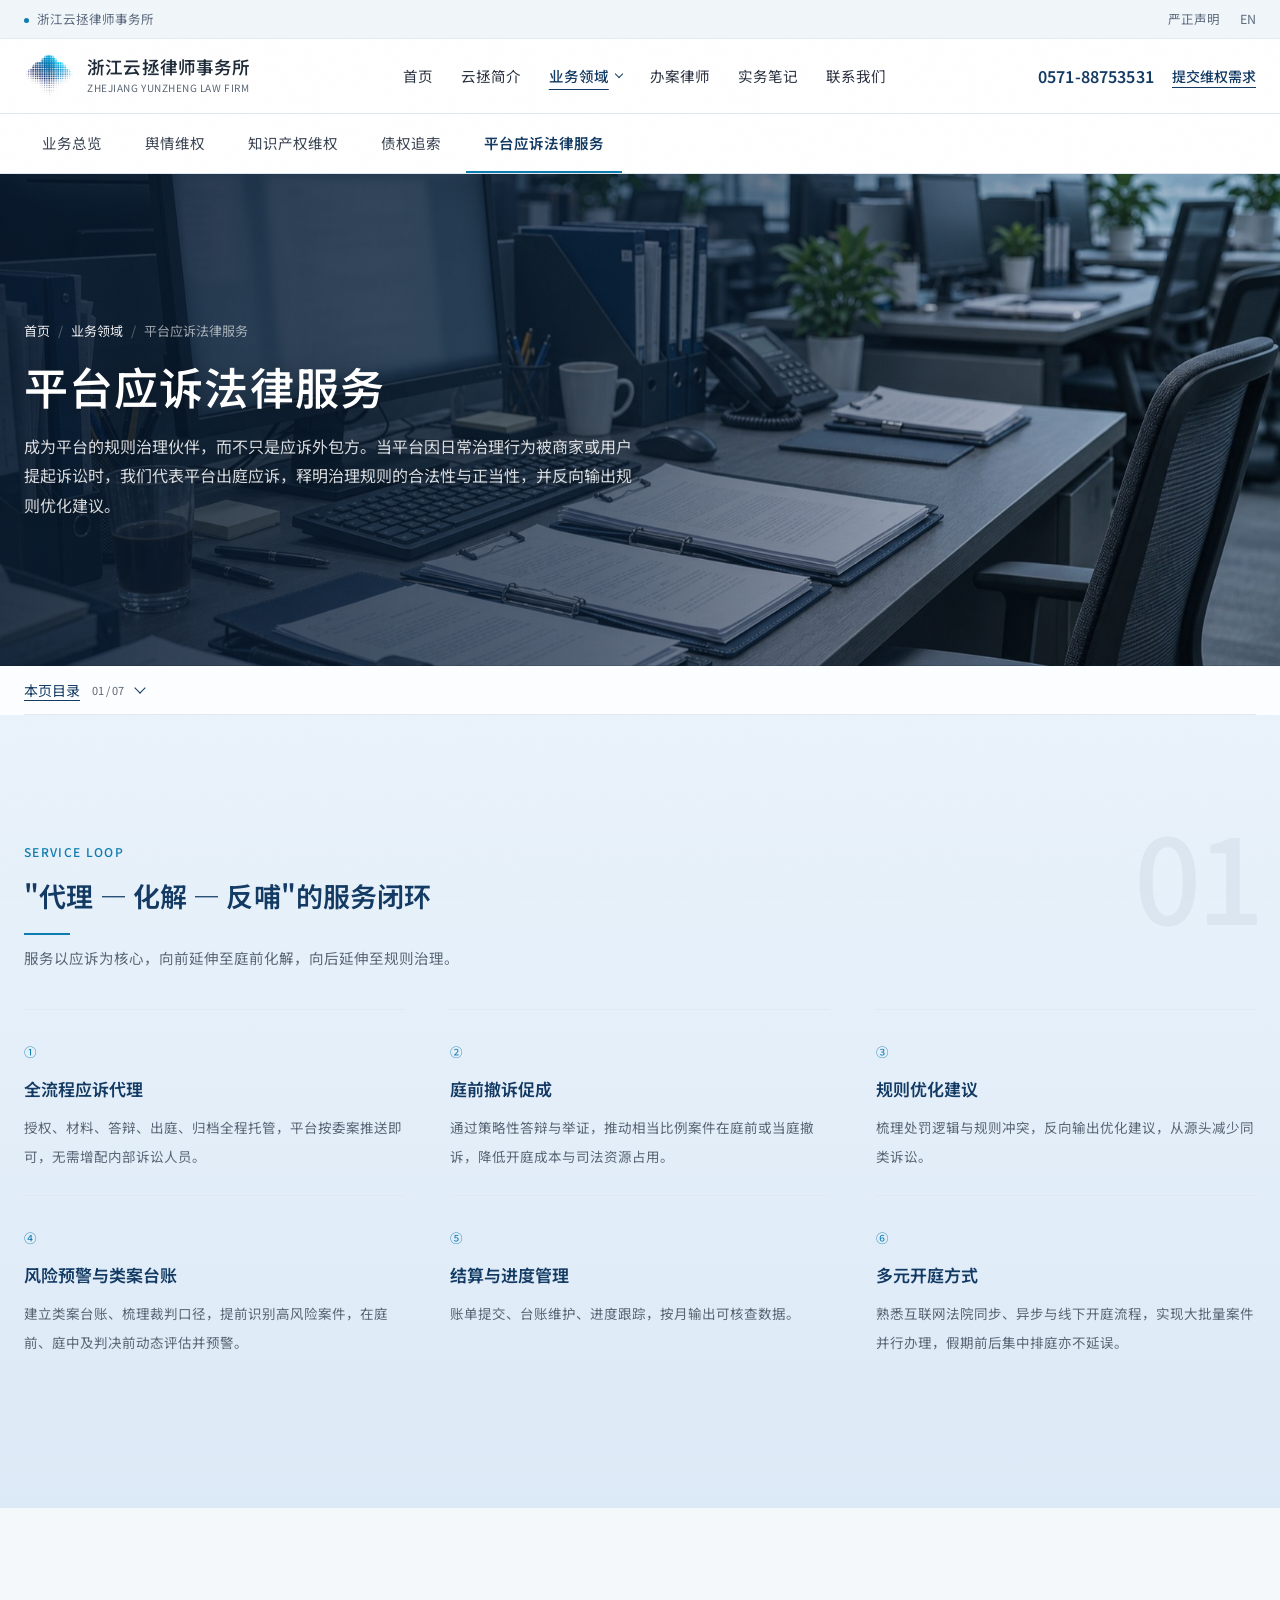
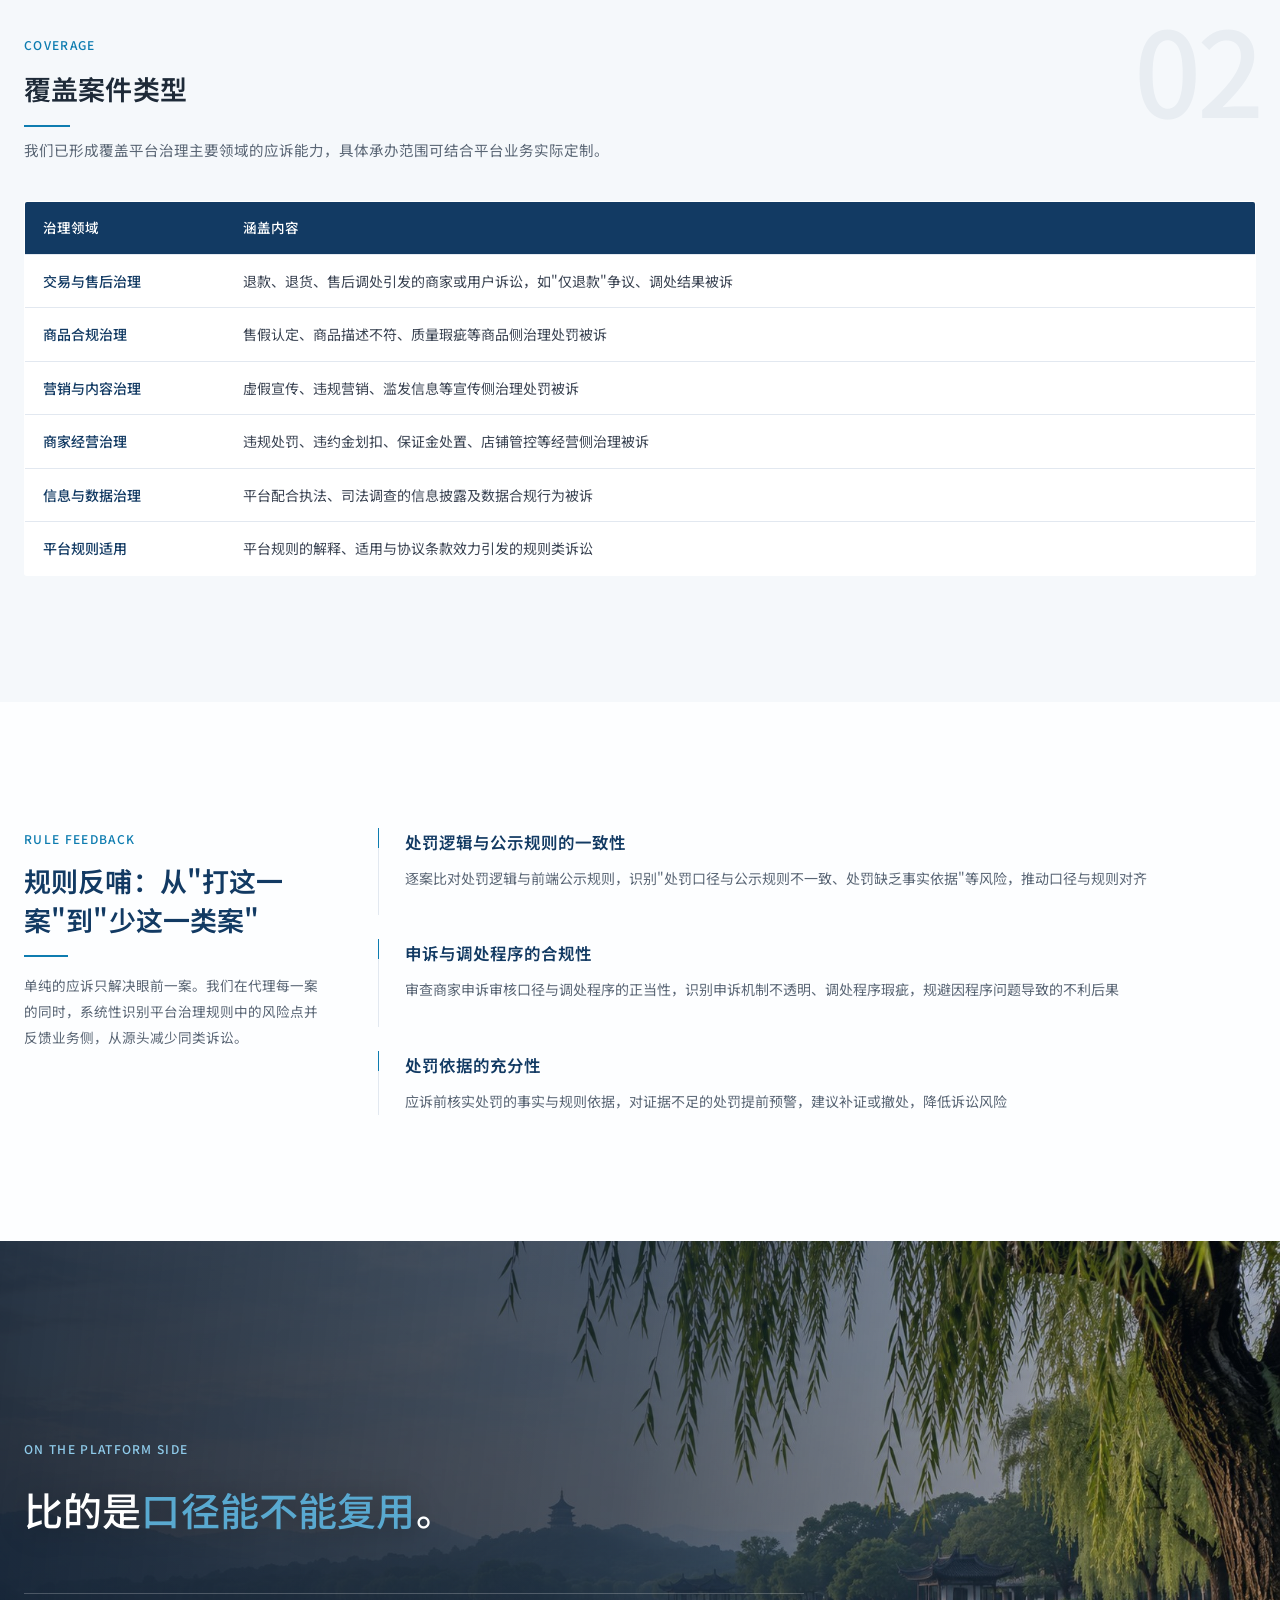
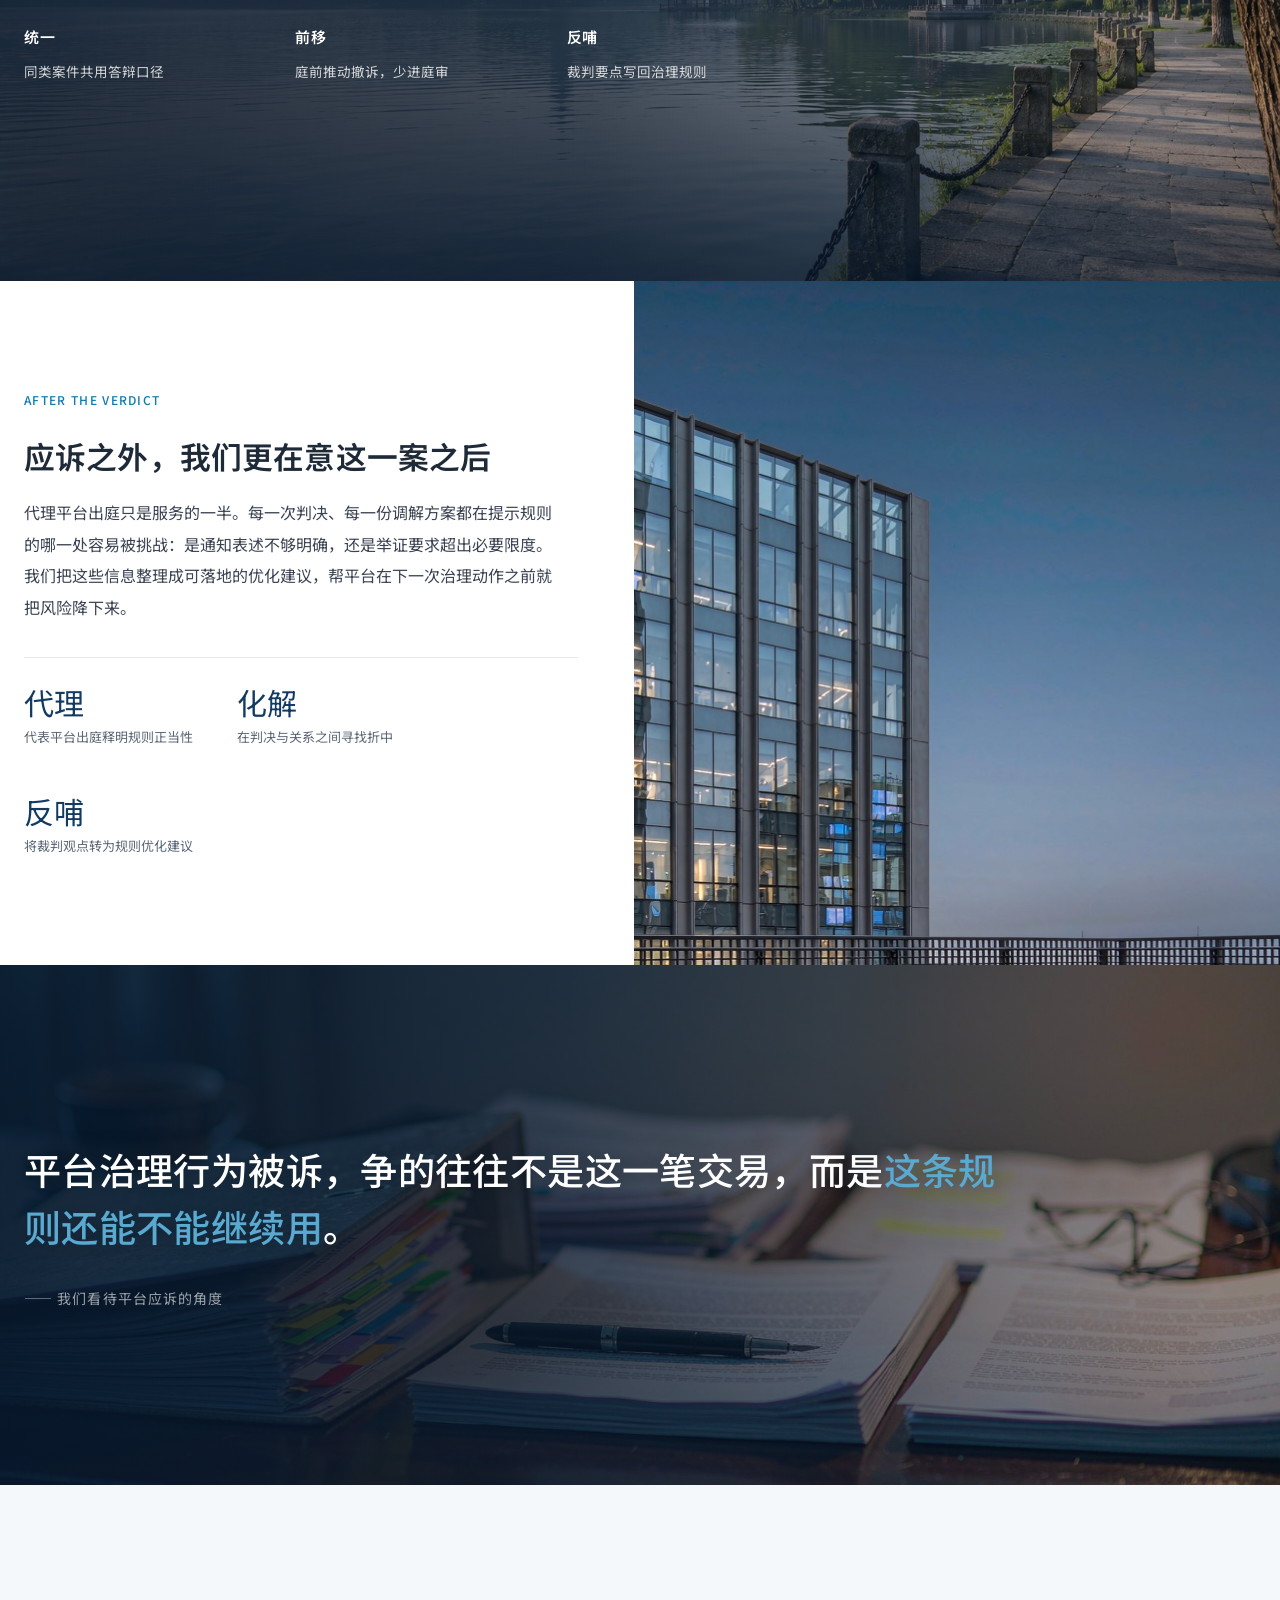
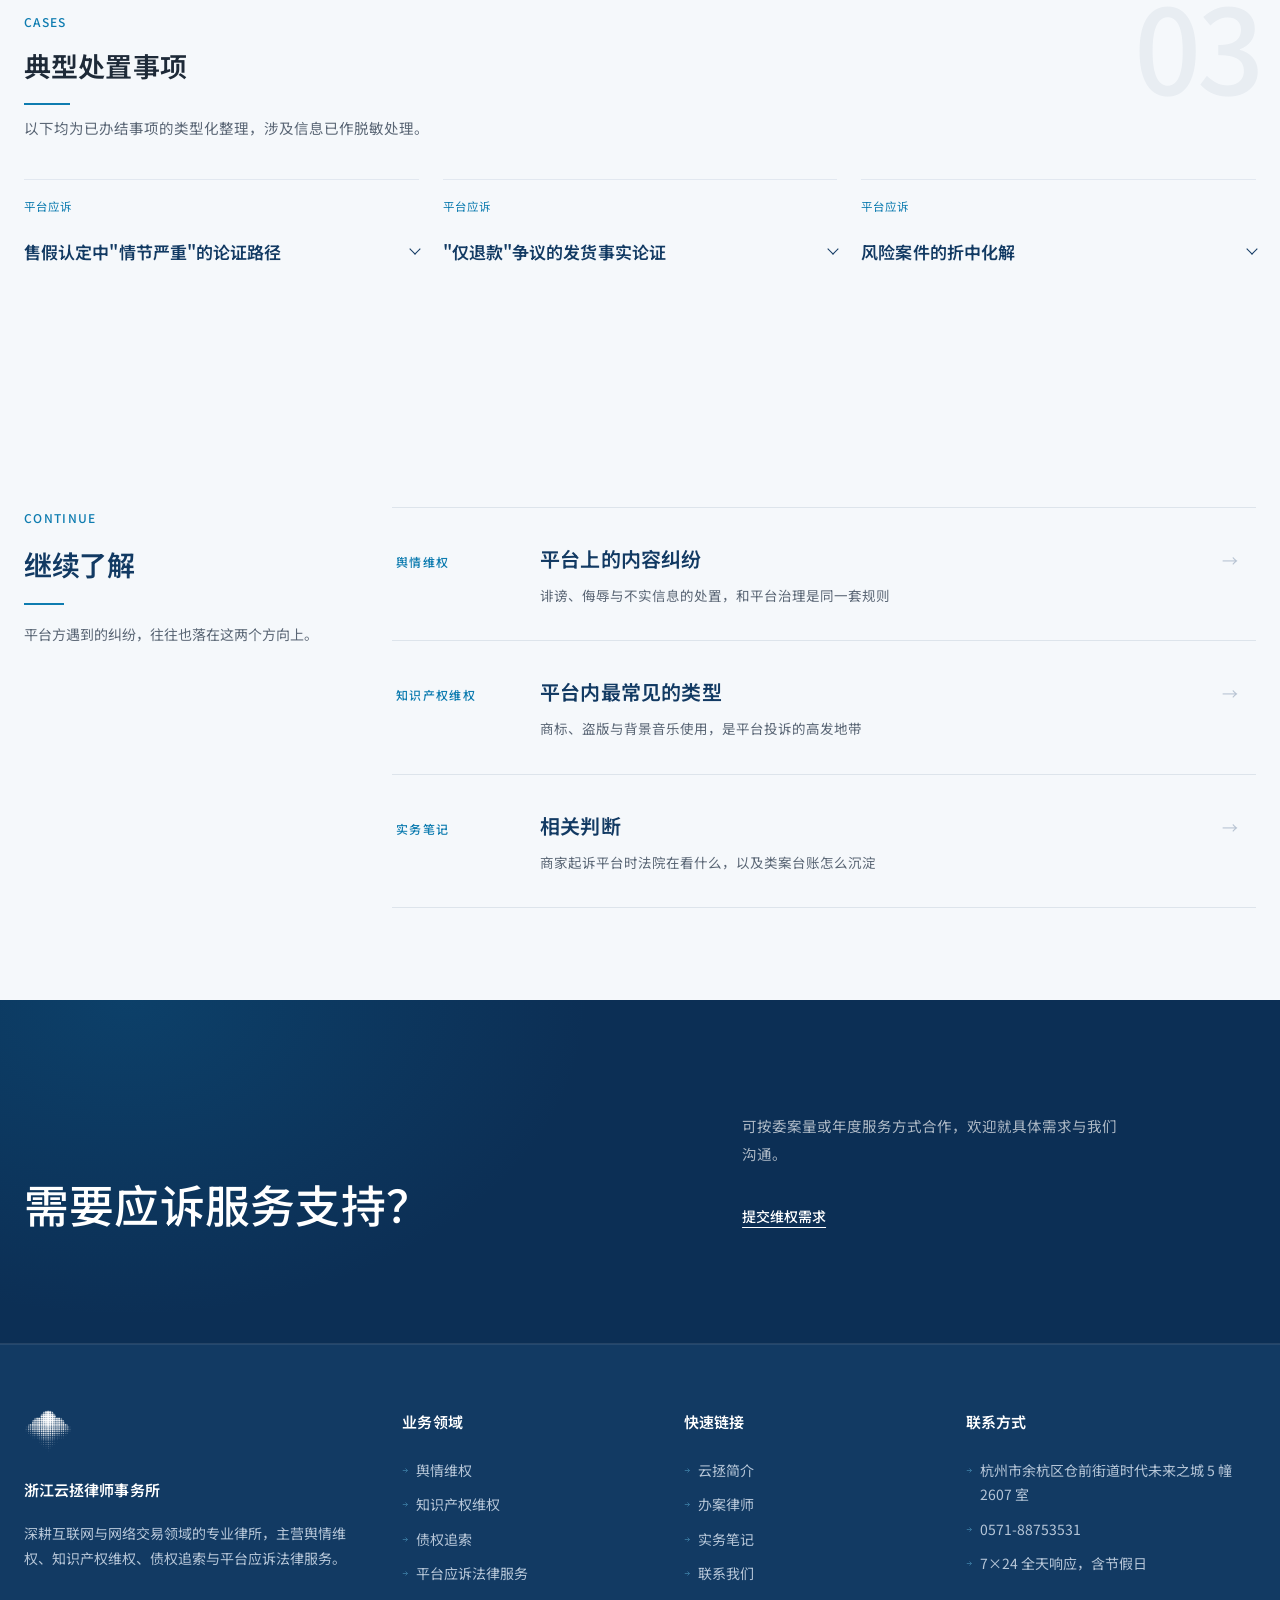
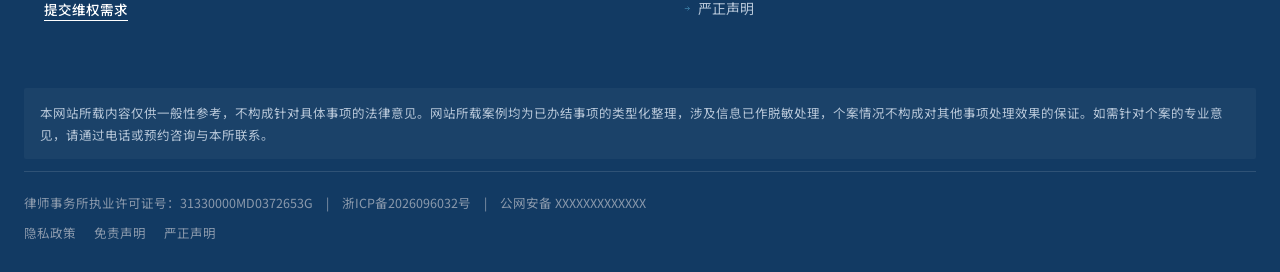
<file: practice-platform.html>
<!DOCTYPE html>
<html lang="zh-CN" data-page-motion="slide">
<head>
<meta charset="UTF-8">
<meta name="viewport" content="width=device-width, initial-scale=1">
<title>平台应诉法律服务 | 浙江云拯律师事务所</title>
<meta name="description" content="为电商平台、网络交易平台提供应诉法律服务，代表平台出庭应诉并反向输出规则优化建议，覆盖平台治理主要领域。">
<meta property="og:type" content="website">
<meta property="og:site_name" content="浙江云拯律师事务所">
<meta property="og:locale" content="zh_CN">
<meta property="og:title" content="平台应诉法律服务 | 浙江云拯律师事务所">
<meta property="og:description" content="为电商平台与网络交易平台提供治理行为被诉后的应诉代理，覆盖交易售后、商品合规、营销内容、商家经营、信息数据等治理领域。">
<meta property="og:url" content="https://loylee486-cloud.github.io/yunzheng-law-demo/practice-platform.html">
<meta property="og:image" content="https://loylee486-cloud.github.io/yunzheng-law-demo/assets/logo.png">
<link rel="icon" type="image/png" href="assets/favicon.png">
<link rel="stylesheet" href="assets/style.css?v=20">
<link rel="preload" as="image" href="assets/img/editorial-20261118/ph-platform.jpg" fetchpriority="high">
<script type="application/ld+json">
{
  "@context": "https://schema.org",
  "@graph": [
    {
      "@type": "LegalService",
      "@id": "https://loylee486-cloud.github.io/yunzheng-law-demo/#org",
      "name": "浙江云拯律师事务所",
      "alternateName": "ZHEJIANG YUNZHENG LAW FIRM",
      "url": "https://loylee486-cloud.github.io/yunzheng-law-demo/",
      "logo": "https://loylee486-cloud.github.io/yunzheng-law-demo/assets/logo.png",
      "image": "https://loylee486-cloud.github.io/yunzheng-law-demo/assets/logo.png",
      "description": "深耕互联网与网络交易领域的律师事务所，主营舆情维权、知识产权维权、债权追索与平台应诉法律服务。",
      "address": {
        "@type": "PostalAddress",
        "streetAddress": "仓前街道时代未来之城5幢2607室",
        "addressLocality": "杭州市",
        "addressRegion": "浙江省",
        "addressCountry": "CN"
      },
      "telephone": "+86-571-88753531",
      "areaServed": {
        "@type": "Country",
        "name": "中国"
      },
      "knowsAbout": [
        "网络名誉权维权",
        "网络侵权投诉",
        "舆情维权",
        "商标权维权",
        "著作权维权",
        "知识产权维权",
        "债权追索",
        "民间借贷纠纷",
        "货款追索",
        "合同欠款诉讼",
        "财产保全与强制执行",
        "平台治理应诉",
        "电商平台应诉法律服务"
      ]
    },
    {
      "@type": "Service",
      "serviceType": "平台应诉法律服务",
      "name": "平台应诉法律服务",
      "description": "为电商平台与网络交易平台提供治理行为被诉后的应诉代理，覆盖交易售后、商品合规、营销内容、商家经营、信息数据等治理领域。",
      "provider": {
        "@id": "https://loylee486-cloud.github.io/yunzheng-law-demo/#org"
      },
      "areaServed": {
        "@type": "Country",
        "name": "中国"
      }
    }
  ]
}
</script>
<link rel="stylesheet" href="assets/interactions.css?v=18">
<link rel="stylesheet" href="assets/refinement.css?v=2">
</head>
<body>
<div class="topbar">
  <div class="wrap">
    <span><i class="dot"></i>浙江云拯律师事务所</span>
    <span class="right"><a href="#">严正声明</a><a href="#">EN</a></span>
  </div>
</div>

<header class="nav">
  <div class="wrap">
    <a href="index.html" class="brand">
      <span class="mark"><img src="assets/logo.png" alt="浙江云拯律师事务所"></span>
      <span>
        <span class="name">浙江云拯律师事务所</span>
        <span class="sub">ZHEJIANG YUNZHENG LAW FIRM</span>
      </span>
    </a>
    <nav class="menu">
      <a href="index.html">首页</a>
      <a href="about.html">云拯简介</a>
<div class="has-sub">
        <a href="practice.html" class="on">业务领域<i class="car" aria-hidden="true"></i></a>
        <div class="submenu">
          <a href="practice.html" class="sm-item"><b>业务领域总览</b><span>主要方向与办理方式</span></a>
          <a href="practice-yuqing.html" class="sm-item"><b>01　舆情维权</b><span>网络名誉与商誉侵权处置</span></a>
          <a href="practice-ip.html" class="sm-item"><b>02　知识产权维权</b><span>商标、著作、专利权与不正当竞争</span></a>
          <a href="practice-zhaiquan.html" class="sm-item"><b>03　债权追索</b><span>借贷、货款与合同欠款的追索处置</span></a>
          <a href="practice-platform.html" class="sm-item cur"><b>04　平台应诉法律服务</b><span>为平台方提供应诉代理</span></a>
        </div>
      </div>
      <a href="team.html">办案律师</a>
      <a href="insights.html">实务笔记</a>
      <a href="contact.html">联系我们</a>
    </nav>
    <div class="nav-cta">
      <a href="tel:057188753531" class="tel">0571-88753531</a>
      <a href="contact.html" class="btn btn-gold">提交维权需求</a>
      <button type="button" class="burger" id="burger">菜单</button>
    </div>
  </div>
</header>
<div class="subnav"><div class="wrap">  <a href="practice.html">业务总览</a>
  <a href="practice-yuqing.html">舆情维权</a>
  <a href="practice-ip.html">知识产权维权</a>
  <a href="practice-zhaiquan.html">债权追索</a>
  <a href="practice-platform.html" class="on">平台应诉法律服务</a>
</div></div>

<section class="page-hero has-photo">
  <div class="ph-media"><img src="assets/img/editorial-20261118/ph-platform.jpg" alt="" fetchpriority="high" decoding="async"></div>
  <div class="wrap">
    <div class="crumb"><a href="index.html">首页</a><em>/</em><a href="practice.html">业务领域</a><em>/</em>平台应诉法律服务</div>
    <h1 style="margin-top:14px">平台应诉法律服务</h1>
    <p>成为平台的规则治理伙伴，而不只是应诉外包方。当平台因日常治理行为被商家或用户提起诉讼时，我们代表平台出庭应诉，释明治理规则的合法性与正当性，并反向输出规则优化建议。</p>
  </div>
</section>

<section class="blk sec-deep">
  <div class="wrap">
    <div class="blk-head">
      <span class="eyebrow-sm">Service loop</span>
      <h2>"代理 — 化解 — 反哺"的服务闭环</h2>
      <p>服务以应诉为核心，向前延伸至庭前化解，向后延伸至规则治理。</p>
    </div>
    <div class="lay-num">
        <div class="nm"><i>①</i><b>全流程应诉代理</b><span>授权、材料、答辩、出庭、归档全程托管，平台按委案推送即可，无需增配内部诉讼人员。</span></div>
        <div class="nm"><i>②</i><b>庭前撤诉促成</b><span>通过策略性答辩与举证，推动相当比例案件在庭前或当庭撤诉，降低开庭成本与司法资源占用。</span></div>
        <div class="nm"><i>③</i><b>规则优化建议</b><span>梳理处罚逻辑与规则冲突，反向输出优化建议，从源头减少同类诉讼。</span></div>
        <div class="nm"><i>④</i><b>风险预警与类案台账</b><span>建立类案台账、梳理裁判口径，提前识别高风险案件，在庭前、庭中及判决前动态评估并预警。</span></div>
        <div class="nm"><i>⑤</i><b>结算与进度管理</b><span>账单提交、台账维护、进度跟踪，按月输出可核查数据。</span></div>
        <div class="nm"><i>⑥</i><b>多元开庭方式</b><span>熟悉互联网法院同步、异步与线下开庭流程，实现大批量案件并行办理，假期前后集中排庭亦不延误。</span></div>
    </div>
  </div>
</section>

<section class="blk blk-soft" id="coverage">
  <div class="wrap">
    <div class="blk-head">
      <span class="eyebrow-sm">Coverage</span>
      <h2>覆盖案件类型</h2>
      <p>我们已形成覆盖平台治理主要领域的应诉能力，具体承办范围可结合平台业务实际定制。</p>
    </div>
    <table class="tbl">
      <tr><th style="width:200px">治理领域</th><th>涵盖内容</th></tr>
      <tr><td>交易与售后治理</td><td>退款、退货、售后调处引发的商家或用户诉讼，如"仅退款"争议、调处结果被诉</td></tr>
      <tr><td>商品合规治理</td><td>售假认定、商品描述不符、质量瑕疵等商品侧治理处罚被诉</td></tr>
      <tr><td>营销与内容治理</td><td>虚假宣传、违规营销、滥发信息等宣传侧治理处罚被诉</td></tr>
      <tr><td>商家经营治理</td><td>违规处罚、违约金划扣、保证金处置、店铺管控等经营侧治理被诉</td></tr>
      <tr><td>信息与数据治理</td><td>平台配合执法、司法调查的信息披露及数据合规行为被诉</td></tr>
      <tr><td>平台规则适用</td><td>平台规则的解释、适用与协议条款效力引发的规则类诉讼</td></tr>
    </table>
  </div>
</section>

<section class="blk">
  <div class="wrap">
    <div class="lay-side">
      <div class="side-h">
        <span class="eyebrow-sm">Rule feedback</span>
        <h2>规则反哺：从"打这一案"到"少这一类案"</h2>
        <div class="rule"></div>
        <p>单纯的应诉只解决眼前一案。我们在代理每一案的同时，系统性识别平台治理规则中的风险点并反馈业务侧，从源头减少同类诉讼。</p>
      </div>
      <div class="side-b">
        <div class="sb"><b>处罚逻辑与公示规则的一致性</b><p>逐案比对处罚逻辑与前端公示规则，识别"处罚口径与公示规则不一致、处罚缺乏事实依据"等风险，推动口径与规则对齐</p></div>
        <div class="sb"><b>申诉与调处程序的合规性</b><p>审查商家申诉审核口径与调处程序的正当性，识别申诉机制不透明、调处程序瑕疵，规避因程序问题导致的不利后果</p></div>
        <div class="sb"><b>处罚依据的充分性</b><p>应诉前核实处罚的事实与规则依据，对证据不足的处罚提前预警，建议补证或撤处，降低诉讼风险</p></div>
      </div>
    </div>
  </div>
</section>

<section class="pb">
  <div class="pb-media"><img src="assets/img/refresh-20261113/hero-3.jpg" alt="" loading="lazy"></div>
  <div class="wrap">
    <span class="eyebrow-sm">On the platform side</span>
    <h2>比的是<em>口径能不能复用</em>。</h2>
    <div class="pb-facts">
      <div><b>统一</b><span>同类案件共用答辩口径</span></div>
      <div><b>前移</b><span>庭前推动撤诉，少进庭审</span></div>
      <div><b>反哺</b><span>裁判要点写回治理规则</span></div>
    </div>
  </div>
</section>

<section class="ab-split">
  <div class="ab-grid">
    <div class="ab-txt">
      <span class="eyebrow-sm">After the verdict</span>
      <h2>应诉之外，我们更在意这一案之后</h2>
      <p class="lead">代理平台出庭只是服务的一半。每一次判决、每一份调解方案都在提示规则的哪一处容易被挑战：是通知表述不够明确，还是举证要求超出必要限度。我们把这些信息整理成可落地的优化建议，帮平台在下一次治理动作之前就把风险降下来。</p>
      <div class="ab-facts"><div><b>代理</b><span>代表平台出庭释明规则正当性</span></div><div><b>化解</b><span>在判决与关系之间寻找折中</span></div><div><b>反哺</b><span>将裁判观点转为规则优化建议</span></div></div>
    </div>
    <div class="ab-art"><img src="assets/img/band-city.jpg" alt="" loading="lazy"></div>
  </div>
</section>

<section class="ab-quote has-photo">
  <img class="qbg" src="assets/img/band-meet.jpg" alt="" loading="lazy">
  <div class="wrap">
    <blockquote>平台治理行为被诉，争的往往不是这一笔交易，而是<em>这条规则还能不能继续用</em>。</blockquote>
    <div class="qsrc">—— 我们看待平台应诉的角度</div>
  </div>
</section>

<section class="blk blk-soft">
  <div class="wrap">
    <div class="blk-head">
      <span class="eyebrow-sm">Cases</span>
      <h2>典型处置事项</h2>
      <p>以下均为已办结事项的类型化整理，涉及信息已作脱敏处理。</p>
    </div>
    <div class="case-grid">
      <div class="case">
        <span class="tag">平台应诉</span>
        <h3>售假认定中"情节严重"的论证路径</h3>
        <p>商家主张店铺商品数量少、不构成"全店售假"。我们将论证重点转向平台规则中情节严重构成情形的其他条款，结合商品标题隐去品牌、主图展示标识等事实展开论证，为同类案件确立了论证路径。</p>
      </div>
      <div class="case">
        <span class="tag">平台应诉</span>
        <h3>"仅退款"争议的发货事实论证</h3>
        <p>买家以未收到主要商品为由申请仅退款并获支持，商家诉称调处缺乏依据。考虑到规则层面争点不利，我们改为调取承运方官方发货重量与路由称重数据，从事实层面论证发货义务已履行。</p>
      </div>
      <div class="case">
        <span class="tag">平台应诉</span>
        <h3>风险案件的折中化解</h3>
        <p>某商家因多次违规被累计扣罚违约金，诉讼中就规则适用产生争议。我们研判后提出折中方案：维持处罚认定，就部分金额与对方和解，并在和解协议中明确后续不得再实施同类行为，兼顾争议化解与治理效果。</p>
      </div>
    </div>
  </div>
</section>

<section class="next-band">
  <div class="wrap">
    <div class="nb-grid">
      <div class="nb-aside">
        <span class="eyebrow-sm">Continue</span>
        <h2>继续了解</h2>
        <p>平台方遇到的纠纷，往往也落在这两个方向上。</p>
      </div>
      <div class="nb-list">
          <a class="nb-item" href="practice-yuqing.html">
            <span class="nb-k">舆情维权</span>
            <span><b>平台上的内容纠纷</b><span class="nb-d">诽谤、侮辱与不实信息的处置，和平台治理是同一套规则</span></span>
            <span class="nb-arw">→</span>
          </a>
          <a class="nb-item" href="practice-ip.html">
            <span class="nb-k">知识产权维权</span>
            <span><b>平台内最常见的类型</b><span class="nb-d">商标、盗版与背景音乐使用，是平台投诉的高发地带</span></span>
            <span class="nb-arw">→</span>
          </a>
          <a class="nb-item" href="insights.html">
            <span class="nb-k">实务笔记</span>
            <span><b>相关判断</b><span class="nb-d">商家起诉平台时法院在看什么，以及类案台账怎么沉淀</span></span>
            <span class="nb-arw">→</span>
          </a>
      </div>
    </div>
  </div>
</section>

<section class="cta-band">
  <div class="wrap">
    <div>
      <h3>需要应诉服务支持？</h3>
      <p>可按委案量或年度服务方式合作，欢迎就具体需求与我们沟通。</p>
    </div>
    <div class="acts">
      <a href="contact.html" class="btn btn-gold">提交维权需求</a>
    </div>
  </div>
</section>

<footer>
  <div class="wrap">
    <div class="foot-grid">
      <div>
        <img src="assets/logo-white.png" alt="" style="width:48px;height:auto;margin-bottom:18px">
        <h4>浙江云拯律师事务所</h4>
        <p>深耕互联网与网络交易领域的专业律所，主营舆情维权、知识产权维权、债权追索与平台应诉法律服务。</p>
        <div style="margin-top:18px"><a href="contact.html" class="btn btn-line" style="padding:9px 20px;font-size:13.5px">提交维权需求</a></div>
      </div>
      <div>
        <h4>业务领域</h4>
        <ul>
          <li><a href="practice-yuqing.html">舆情维权</a></li>
          <li><a href="practice-ip.html">知识产权维权</a></li>
          <li><a href="practice-zhaiquan.html">债权追索</a></li>
          <li><a href="practice-platform.html">平台应诉法律服务</a></li>
        </ul>
      </div>
      <div>
        <h4>快速链接</h4>
        <ul>
          <li><a href="about.html">云拯简介</a></li>
          <li><a href="team.html">办案律师</a></li>
          <li><a href="insights.html">实务笔记</a></li>
          <li><a href="contact.html">联系我们</a></li>
          <li><a href="#">严正声明</a></li>
        </ul>
      </div>
      <div>
        <h4>联系方式</h4>
        <ul>
          <li>杭州市余杭区仓前街道时代未来之城 5 幢 2607 室</li>
          <li><a href="tel:057188753531">0571-88753531</a></li>
          <li>7×24 全天响应，含节假日</li>
        </ul>
      </div>
    </div>
    <div class="disclaimer">本网站所载内容仅供一般性参考，不构成针对具体事项的法律意见。网站所载案例均为已办结事项的类型化整理，涉及信息已作脱敏处理，个案情况不构成对其他事项处理效果的保证。如需针对个案的专业意见，请通过电话或预约咨询与本所联系。</div>
    <div class="foot-b">
      <div>律师事务所执业许可证号：31330000MD0372653G　|　<a href="https://beian.miit.gov.cn/" target="_blank" rel="noopener">浙ICP备2026096032号</a>　|　公网安备 XXXXXXXXXXXXX</div>
      <div class="links"><a href="privacy.html">隐私政策</a><a href="disclaimer.html">免责声明</a><a href="#">严正声明</a></div>
    </div>
  </div>
</footer>

<div class="mbar">
  <a href="tel:057188753531" class="c1">拨打电话</a>
  <a href="contact.html" class="c2">提交需求</a>
</div>

<script src="assets/main.js?v=19"></script>
<script src="assets/interactions.js?v=10"></script>
</body>
</html>
</file>
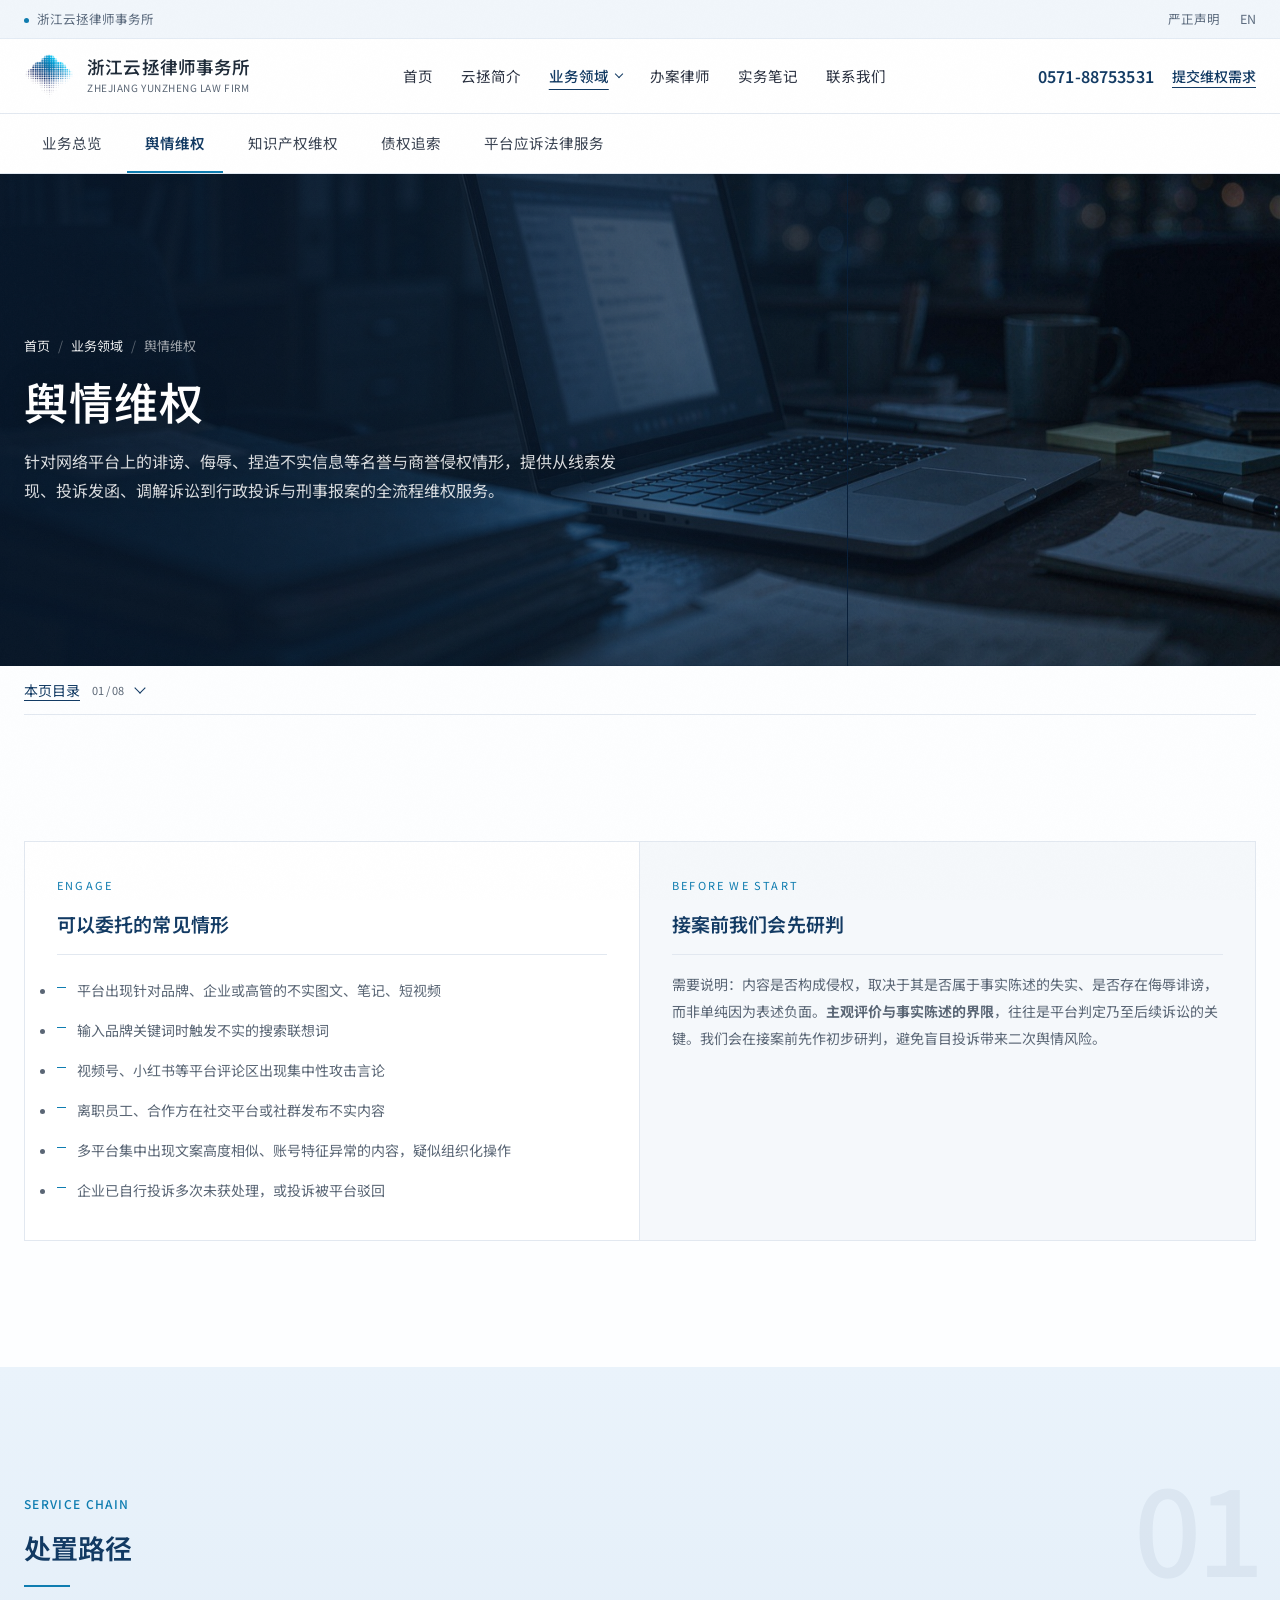
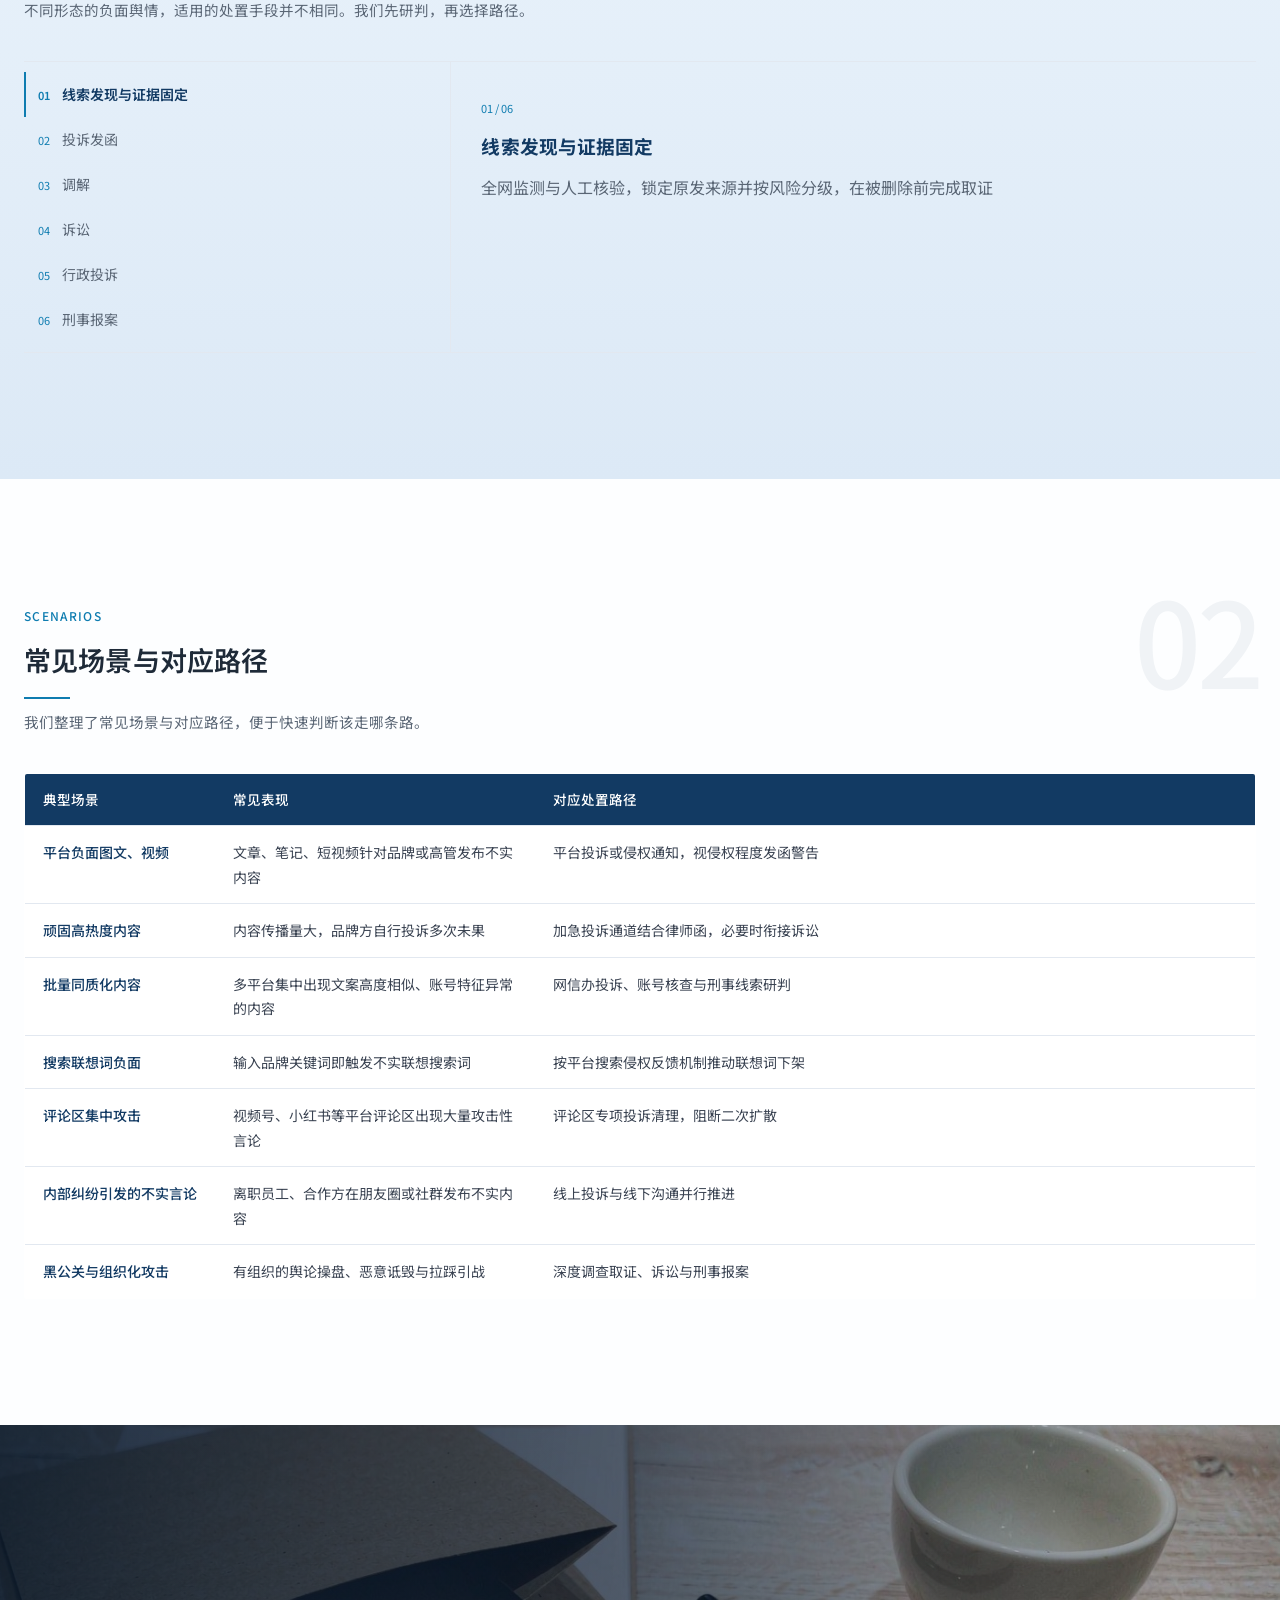
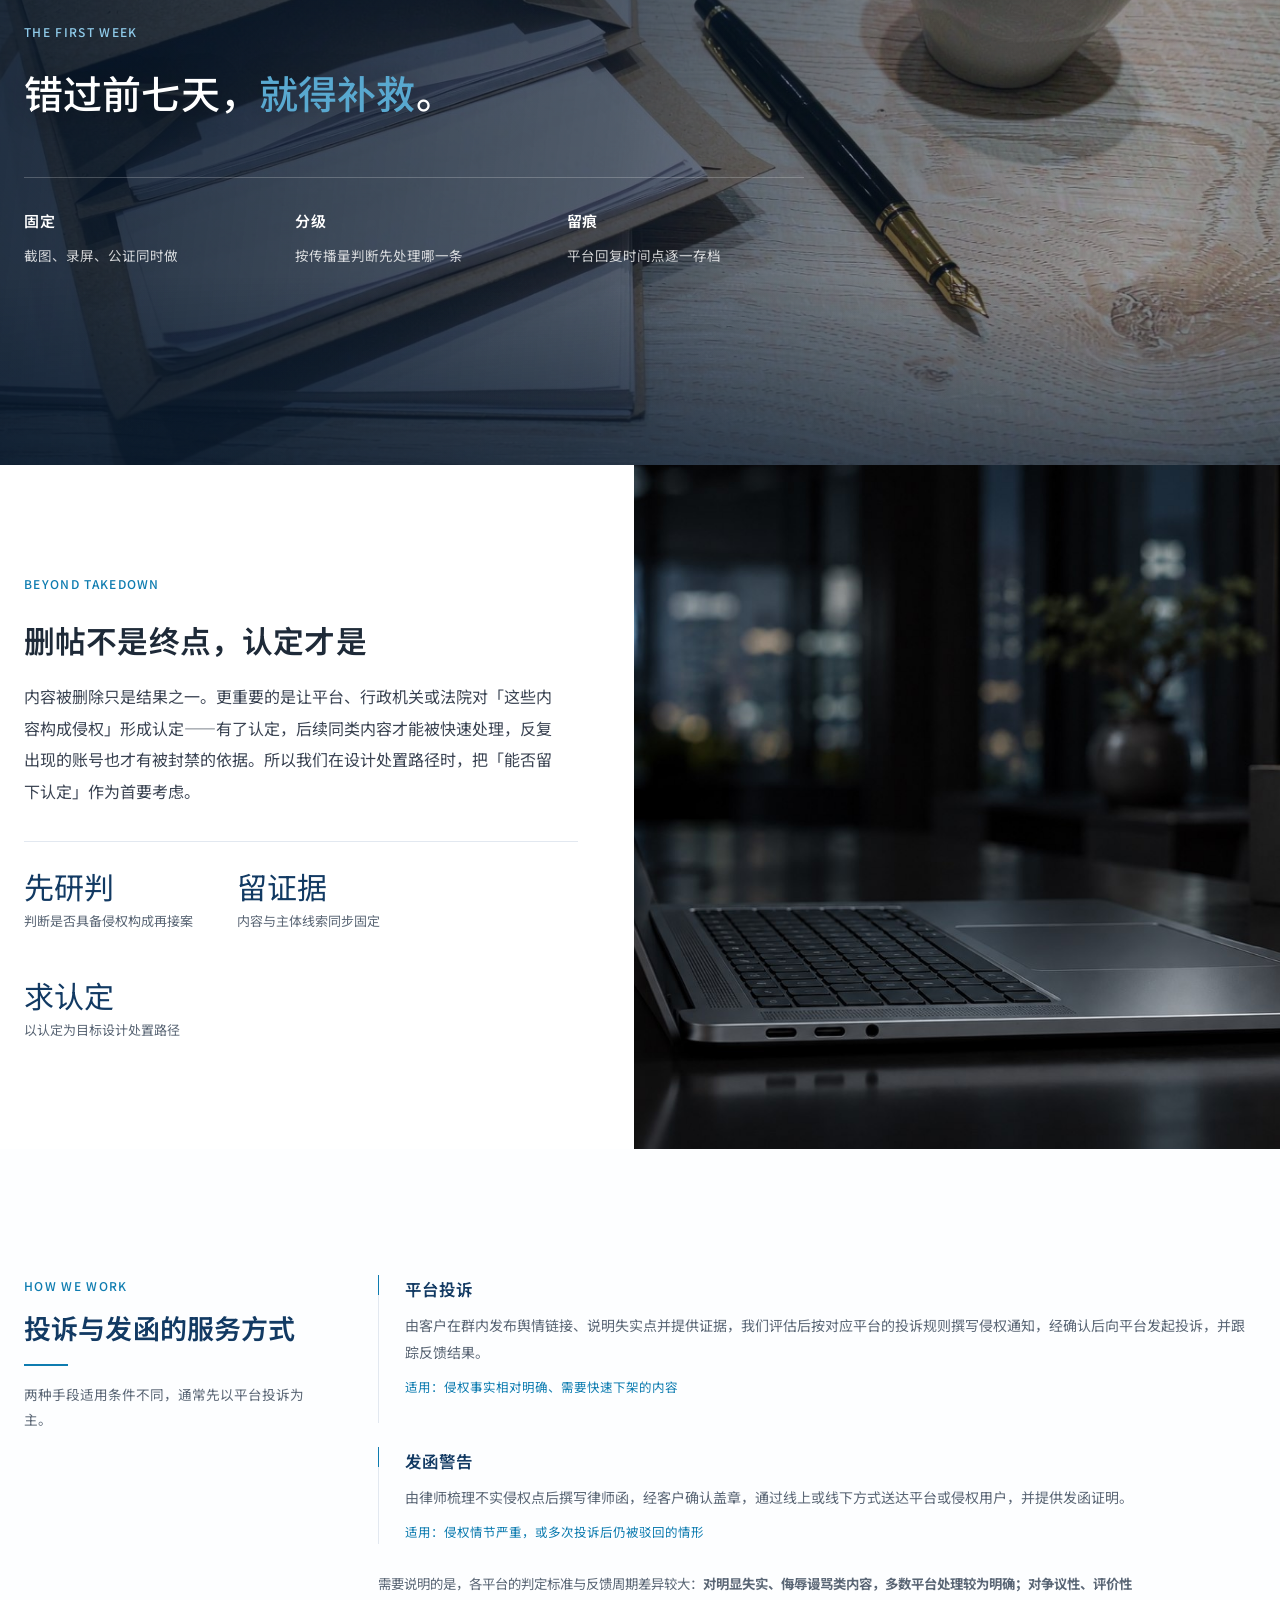
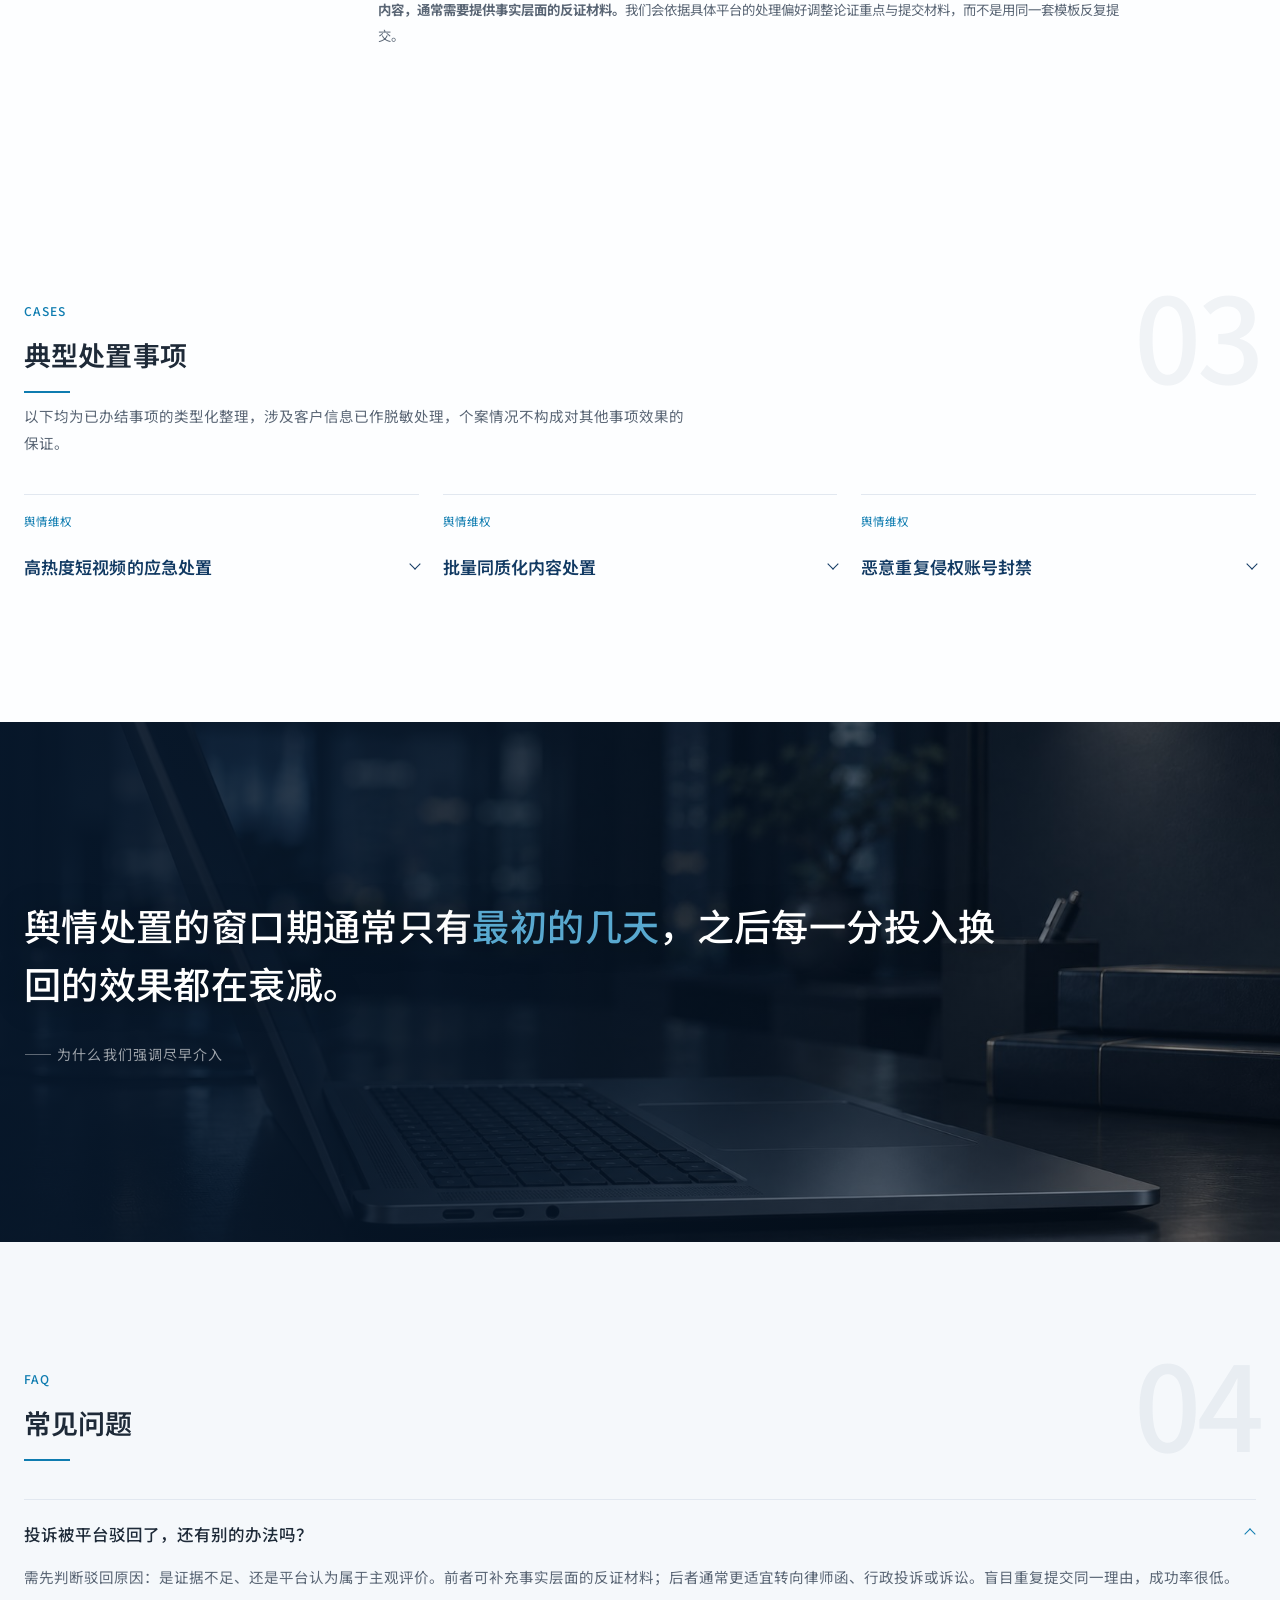
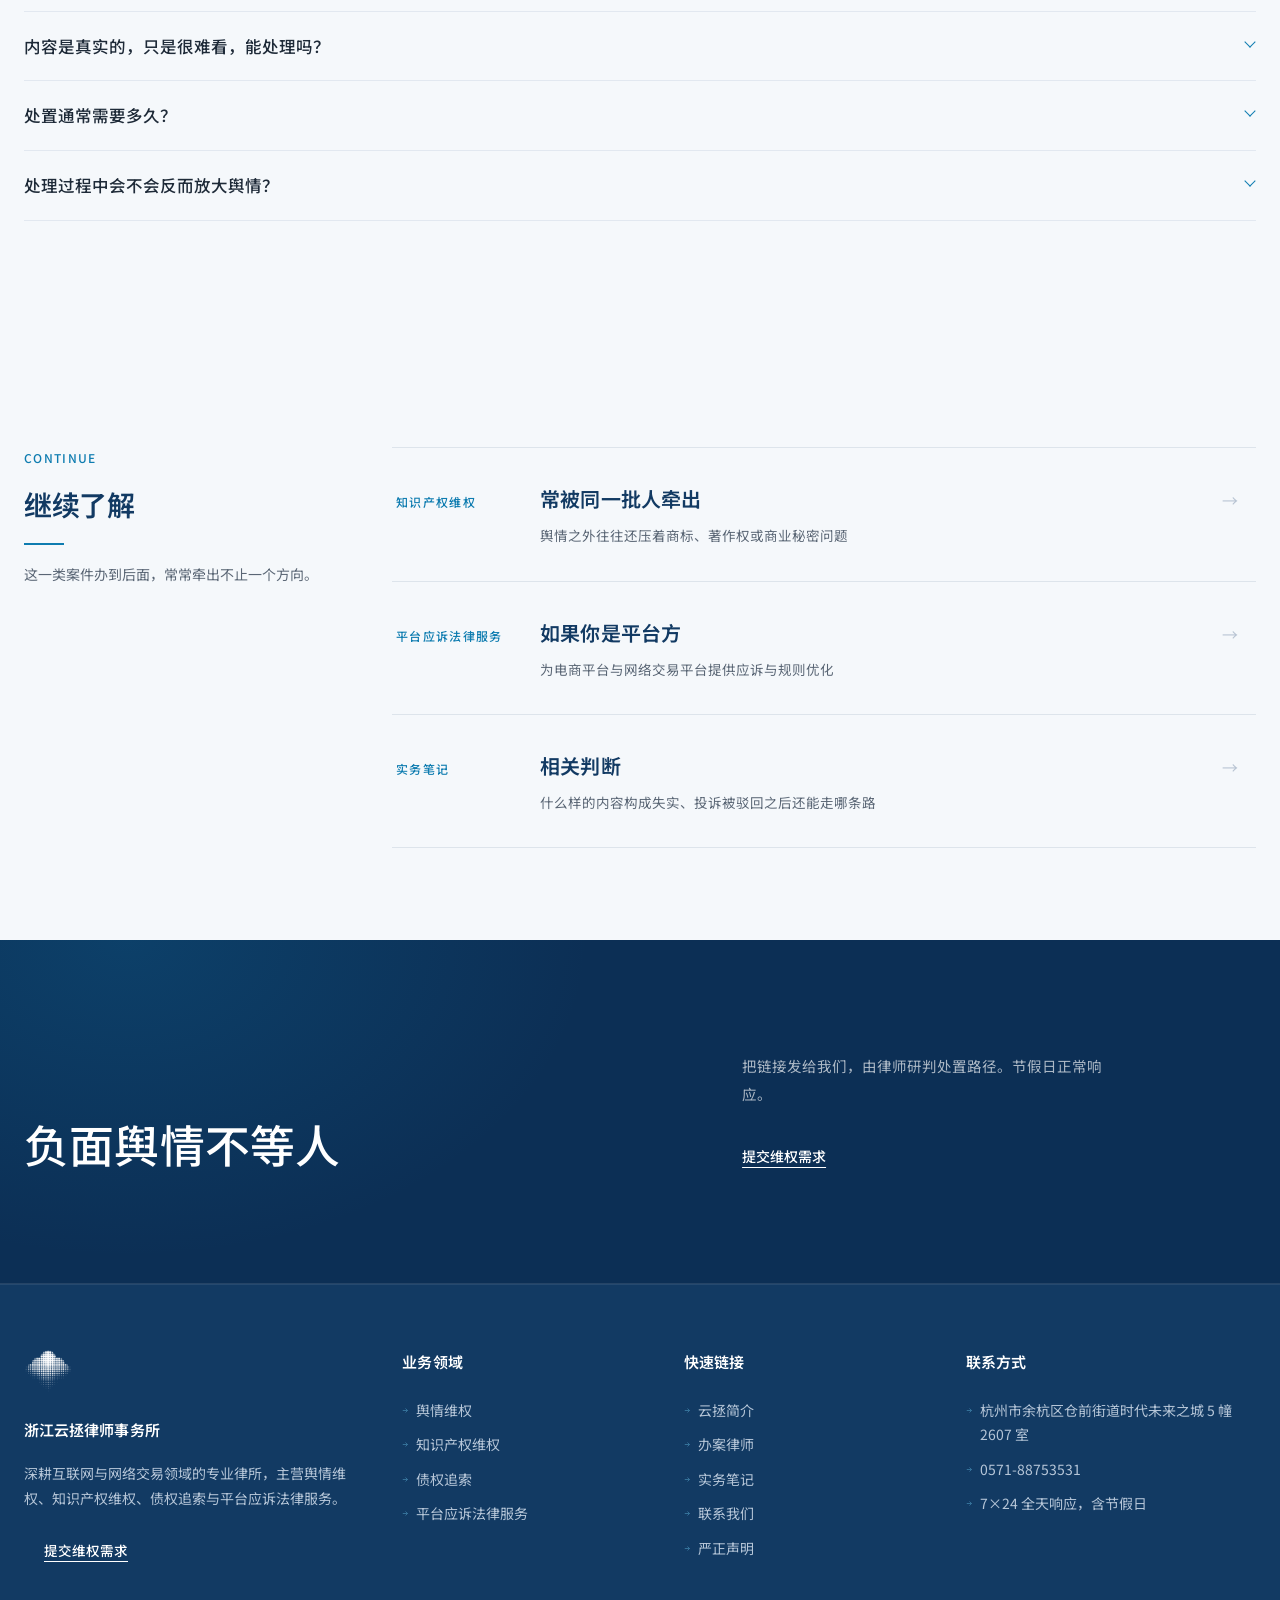
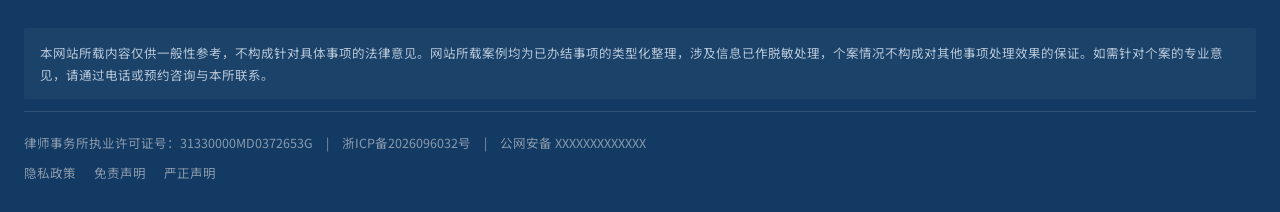
<file: practice-yuqing.html>
<!DOCTYPE html>
<html lang="zh-CN" data-page-motion="slide">
<head>
<meta charset="UTF-8">
<meta name="viewport" content="width=device-width, initial-scale=1">
<title>舆情维权 | 浙江云拯律师事务所</title>
<meta name="description" content="针对网络平台上的诽谤、侮辱、捏造不实信息等名誉与商誉侵权，提供投诉发函、调解诉讼、行政投诉与刑事报案全流程维权服务。">
<meta property="og:type" content="website">
<meta property="og:site_name" content="浙江云拯律师事务所">
<meta property="og:locale" content="zh_CN">
<meta property="og:title" content="舆情维权 | 浙江云拯律师事务所">
<meta property="og:description" content="网络名誉权、商誉受损、不实信息与组织化恶意传播的监测发现、投诉发函、调解、诉讼、行政投诉与刑事报案。">
<meta property="og:url" content="https://loylee486-cloud.github.io/yunzheng-law-demo/practice-yuqing.html">
<meta property="og:image" content="https://loylee486-cloud.github.io/yunzheng-law-demo/assets/logo.png">
<link rel="icon" type="image/png" href="assets/favicon.png">
<link rel="stylesheet" href="assets/style.css?v=20">
<link rel="preload" as="image" href="assets/img/ph-yuqing.jpg" fetchpriority="high">
<script type="application/ld+json">
{
  "@context": "https://schema.org",
  "@graph": [
    {
      "@type": "LegalService",
      "@id": "https://loylee486-cloud.github.io/yunzheng-law-demo/#org",
      "name": "浙江云拯律师事务所",
      "alternateName": "ZHEJIANG YUNZHENG LAW FIRM",
      "url": "https://loylee486-cloud.github.io/yunzheng-law-demo/",
      "logo": "https://loylee486-cloud.github.io/yunzheng-law-demo/assets/logo.png",
      "image": "https://loylee486-cloud.github.io/yunzheng-law-demo/assets/logo.png",
      "description": "深耕互联网与网络交易领域的律师事务所，主营舆情维权、知识产权维权、债权追索与平台应诉法律服务。",
      "address": {
        "@type": "PostalAddress",
        "streetAddress": "仓前街道时代未来之城5幢2607室",
        "addressLocality": "杭州市",
        "addressRegion": "浙江省",
        "addressCountry": "CN"
      },
      "telephone": "+86-571-88753531",
      "areaServed": {
        "@type": "Country",
        "name": "中国"
      },
      "knowsAbout": [
        "网络名誉权维权",
        "网络侵权投诉",
        "舆情维权",
        "商标权维权",
        "著作权维权",
        "知识产权维权",
        "债权追索",
        "民间借贷纠纷",
        "货款追索",
        "合同欠款诉讼",
        "财产保全与强制执行",
        "平台治理应诉",
        "电商平台应诉法律服务"
      ]
    },
    {
      "@type": "Service",
      "serviceType": "舆情维权",
      "name": "舆情维权",
      "description": "网络名誉权、商誉受损、不实信息与组织化恶意传播的监测发现、投诉发函、调解、诉讼、行政投诉与刑事报案。",
      "provider": {
        "@id": "https://loylee486-cloud.github.io/yunzheng-law-demo/#org"
      },
      "areaServed": {
        "@type": "Country",
        "name": "中国"
      }
    },
    {
      "@type": "FAQPage",
      "@id": "https://loylee486-cloud.github.io/yunzheng-law-demo/practice-yuqing.html#faq",
      "mainEntity": [
        {
          "@type": "Question",
          "name": "投诉被平台驳回了，还有别的办法吗？",
          "acceptedAnswer": {
            "@type": "Answer",
            "text": "需先判断驳回原因：是证据不足、还是平台认为属于主观评价。前者可补充事实层面的反证材料；后者通常更适宜转向律师函、行政投诉或诉讼。盲目重复提交同一理由，成功率很低。"
          }
        },
        {
          "@type": "Question",
          "name": "内容是真实的，只是很难看，能处理吗？",
          "acceptedAnswer": {
            "@type": "Answer",
            "text": "真实事实陈述原则上不构成名誉侵权，此时强行投诉效果有限，且可能产生二次舆情。这类情况更适宜评估是否存在侮辱性表述、隐私泄露或不正当竞争因素，再决定是否行动以及走哪条路径。"
          }
        },
        {
          "@type": "Question",
          "name": "处置通常需要多久？",
          "acceptedAnswer": {
            "@type": "Answer",
            "text": "取决于内容形态、平台与侵权程度。事实明确的内容通过平台投诉可在较短时间内处理；争议性内容可能需要发函、行政投诉乃至诉讼，周期相应延长。我们会在研判后给出路径与大致周期，并在过程中按台账反馈进度。"
          }
        },
        {
          "@type": "Question",
          "name": "处理过程中会不会反而放大舆情？",
          "acceptedAnswer": {
            "@type": "Answer",
            "text": "这是我们在研判阶段重点评估的风险之一。对于传播量已经很高、或涉及公众关切话题的内容，我们会权衡处置动作本身的关注度，必要时选择更低调的路径，避免\"越删越热\"。"
          }
        }
      ]
    }
  ]
}
</script>
<link rel="stylesheet" href="assets/interactions.css?v=18">
<link rel="stylesheet" href="assets/refinement.css?v=2">
</head>
<body>
<div class="topbar">
  <div class="wrap">
    <span><i class="dot"></i>浙江云拯律师事务所</span>
    <span class="right"><a href="#">严正声明</a><a href="#">EN</a></span>
  </div>
</div>

<header class="nav">
  <div class="wrap">
    <a href="index.html" class="brand">
      <span class="mark"><img src="assets/logo.png" alt="浙江云拯律师事务所"></span>
      <span>
        <span class="name">浙江云拯律师事务所</span>
        <span class="sub">ZHEJIANG YUNZHENG LAW FIRM</span>
      </span>
    </a>
    <nav class="menu">
      <a href="index.html">首页</a>
      <a href="about.html">云拯简介</a>
<div class="has-sub">
        <a href="practice.html" class="on">业务领域<i class="car" aria-hidden="true"></i></a>
        <div class="submenu">
          <a href="practice.html" class="sm-item"><b>业务领域总览</b><span>主要方向与办理方式</span></a>
          <a href="practice-yuqing.html" class="sm-item cur"><b>01　舆情维权</b><span>网络名誉与商誉侵权处置</span></a>
          <a href="practice-ip.html" class="sm-item"><b>02　知识产权维权</b><span>商标、著作、专利权与不正当竞争</span></a>
          <a href="practice-zhaiquan.html" class="sm-item"><b>03　债权追索</b><span>借贷、货款与合同欠款的追索处置</span></a>
          <a href="practice-platform.html" class="sm-item"><b>04　平台应诉法律服务</b><span>为平台方提供应诉代理</span></a>
        </div>
      </div>
      <a href="team.html">办案律师</a>
      <a href="insights.html">实务笔记</a>
      <a href="contact.html">联系我们</a>
    </nav>
    <div class="nav-cta">
      <a href="tel:057188753531" class="tel">0571-88753531</a>
      <a href="contact.html" class="btn btn-gold">提交维权需求</a>
      <button type="button" class="burger" id="burger">菜单</button>
    </div>
  </div>
</header>
<div class="subnav"><div class="wrap">  <a href="practice.html">业务总览</a>
  <a href="practice-yuqing.html" class="on">舆情维权</a>
  <a href="practice-ip.html">知识产权维权</a>
  <a href="practice-zhaiquan.html">债权追索</a>
  <a href="practice-platform.html">平台应诉法律服务</a>
</div></div>

<section class="page-hero has-photo">
  <div class="ph-media"><img src="assets/img/ph-yuqing.jpg" alt="" fetchpriority="high" decoding="async"></div>
  <div class="wrap">
    <div class="crumb"><a href="index.html">首页</a><em>/</em><a href="practice.html">业务领域</a><em>/</em>舆情维权</div>
    <h1 style="margin-top:14px">舆情维权</h1>
    <p>针对网络平台上的诽谤、侮辱、捏造不实信息等名誉与商誉侵权情形，提供从线索发现、投诉发函、调解诉讼到行政投诉与刑事报案的全流程维权服务。</p>
  </div>
</section>

<section class="blk">
  <div class="wrap">
    <div class="lay-duo">
      <div class="du">
        <span class="du-k">Engage</span>
        <h3>可以委托的常见情形</h3>
        <ul>
          <li>平台出现针对品牌、企业或高管的不实图文、笔记、短视频</li>
          <li>输入品牌关键词时触发不实的搜索联想词</li>
          <li>视频号、小红书等平台评论区出现集中性攻击言论</li>
          <li>离职员工、合作方在社交平台或社群发布不实内容</li>
          <li>多平台集中出现文案高度相似、账号特征异常的内容，疑似组织化操作</li>
          <li>企业已自行投诉多次未获处理，或投诉被平台驳回</li>
        </ul>
      </div>
      <div class="du">
        <span class="du-k">Before we start</span>
        <h3>接案前我们会先研判</h3>
        <p>需要说明：内容是否构成侵权，取决于其是否属于事实陈述的失实、是否存在侮辱诽谤，而非单纯因为表述负面。<b>主观评价与事实陈述的界限</b>，往往是平台判定乃至后续诉讼的关键。我们会在接案前先作初步研判，避免盲目投诉带来二次舆情风险。</p>
      </div>
    </div>
  </div>
</section>

<section class="blk sec-deep">
  <div class="wrap">
    <div class="blk-head">
      <span class="eyebrow-sm">Service chain</span>
      <h2>处置路径</h2>
      <p>不同形态的负面舆情，适用的处置手段并不相同。我们先研判，再选择路径。</p>
    </div>
    <div class="chain">
      <div class="step"><i><svg viewBox="0 0 24 24"><circle cx="11" cy="11" r="6.8"/><path d="M20.2 20.2l-4.4-4.4"/><path d="M11 8.4v5.2M8.4 11h5.2"/></svg></i><b>线索发现与证据固定</b><span>全网监测与人工核验，锁定原发来源并按风险分级，在被删除前完成取证</span></div>
      <div class="step"><i><svg viewBox="0 0 24 24"><rect x="3" y="6" width="18" height="13" rx="2"/><path d="M3.4 7.6l8.6 5.8 8.6-5.8"/></svg></i><b>投诉发函</b><span>研判侵权内容，以平台投诉为主，视情形发送律师函</span></div>
      <div class="step"><i><svg viewBox="0 0 24 24"><path d="M21 11.5a7 7 0 0 1-7 7H10l-5 3.2v-4.7A6.5 6.5 0 0 1 4 11.5a7 7 0 0 1 7-7h3a7 7 0 0 1 7 7z"/><path d="M9.4 11.6l2.1 2.1 4.1-4.3"/></svg></i><b>调解</b><span>对接法院与调解机构，批量推送、快速触达侵权方</span></div>
      <div class="step"><i><svg viewBox="0 0 24 24"><path d="M4 20.5V9l8-5 8 5v11.5"/><path d="M9 20.5v-6h6v6M2 20.5h20"/></svg></i><b>诉讼</b><span>管辖确定、立案起诉、庭审应对与判决执行</span></div>
      <div class="step"><i><svg viewBox="0 0 24 24"><path d="M2.5 21h19"/><path d="M5 21V10l7-5 7 5v11"/><path d="M10 21v-5h4v5M12 5V2"/></svg></i><b>行政投诉</b><span>协助向行政主管部门投诉，请求介入调查、依法处罚</span></div>
      <div class="step"><i><svg viewBox="0 0 24 24"><path d="M12 3l8 3v6c0 5-3.5 8-8 9-4.5-1-8-4-8-9V6z"/><path d="M12 9v4.4"/><circle cx="12" cy="16.6" r="1" fill="currentColor" stroke="none"/></svg></i><b>刑事报案</b><span>针对黑公关与组织化恶意传播，固定证据链，依法推动刑事程序</span></div>
    </div>
  </div>
</section>

<section class="blk">
  <div class="wrap">
    <div class="blk-head">
      <span class="eyebrow-sm">Scenarios</span>
      <h2>常见场景与对应路径</h2>
      <p>我们整理了常见场景与对应路径，便于快速判断该走哪条路。</p>
    </div>
    <table class="tbl">
      <tr><th style="width:180px">典型场景</th><th style="width:320px">常见表现</th><th>对应处置路径</th></tr>
      <tr><td>平台负面图文、视频</td><td>文章、笔记、短视频针对品牌或高管发布不实内容</td><td>平台投诉或侵权通知，视侵权程度发函警告</td></tr>
      <tr><td>顽固高热度内容</td><td>内容传播量大，品牌方自行投诉多次未果</td><td>加急投诉通道结合律师函，必要时衔接诉讼</td></tr>
      <tr><td>批量同质化内容</td><td>多平台集中出现文案高度相似、账号特征异常的内容</td><td>网信办投诉、账号核查与刑事线索研判</td></tr>
      <tr><td>搜索联想词负面</td><td>输入品牌关键词即触发不实联想搜索词</td><td>按平台搜索侵权反馈机制推动联想词下架</td></tr>
      <tr><td>评论区集中攻击</td><td>视频号、小红书等平台评论区出现大量攻击性言论</td><td>评论区专项投诉清理，阻断二次扩散</td></tr>
      <tr><td>内部纠纷引发的不实言论</td><td>离职员工、合作方在朋友圈或社群发布不实内容</td><td>线上投诉与线下沟通并行推进</td></tr>
      <tr><td>黑公关与组织化攻击</td><td>有组织的舆论操盘、恶意诋毁与拉踩引战</td><td>深度调查取证、诉讼与刑事报案</td></tr>
    </table>
  </div>
</section>

<section class="pb">
  <div class="pb-media"><img src="assets/img/band-desk.jpg" alt="" loading="lazy"></div>
  <div class="wrap">
    <span class="eyebrow-sm">The first week</span>
    <h2>错过前七天，<em>就得补救</em>。</h2>
    <div class="pb-facts">
      <div><b>固定</b><span>截图、录屏、公证同时做</span></div>
      <div><b>分级</b><span>按传播量判断先处理哪一条</span></div>
      <div><b>留痕</b><span>平台回复时间点逐一存档</span></div>
    </div>
  </div>
</section>

<section class="ab-split">
  <div class="ab-grid">
    <div class="ab-txt">
      <span class="eyebrow-sm">Beyond takedown</span>
      <h2>删帖不是终点，认定才是</h2>
      <p class="lead">内容被删除只是结果之一。更重要的是让平台、行政机关或法院对「这些内容构成侵权」形成认定——有了认定，后续同类内容才能被快速处理，反复出现的账号也才有被封禁的依据。所以我们在设计处置路径时，把「能否留下认定」作为首要考虑。</p>
      <div class="ab-facts"><div><b>先研判</b><span>判断是否具备侵权构成再接案</span></div><div><b>留证据</b><span>内容与主体线索同步固定</span></div><div><b>求认定</b><span>以认定为目标设计处置路径</span></div></div>
    </div>
    <div class="ab-art"><img src="assets/img/editorial-20261118/band-night.jpg" alt="" loading="lazy"></div>
  </div>
</section>

<section class="blk">
  <div class="wrap">
    <div class="lay-side">
      <div class="side-h">
        <span class="eyebrow-sm">How we work</span>
        <h2>投诉与发函的服务方式</h2>
        <div class="rule"></div>
        <p>两种手段适用条件不同，通常先以平台投诉为主。</p>
      </div>
      <div class="side-b">
        <div class="sb"><b>平台投诉</b><p>由客户在群内发布舆情链接、说明失实点并提供证据，我们评估后按对应平台的投诉规则撰写侵权通知，经确认后向平台发起投诉，并跟踪反馈结果。</p><span class="go">适用：侵权事实相对明确、需要快速下架的内容</span></div>
        <div class="sb"><b>发函警告</b><p>由律师梳理不实侵权点后撰写律师函，经客户确认盖章，通过线上或线下方式送达平台或侵权用户，并提供发函证明。</p><span class="go">适用：侵权情节严重，或多次投诉后仍被驳回的情形</span></div>
        <p class="side-note">需要说明的是，各平台的判定标准与反馈周期差异较大：<b>对明显失实、侮辱谩骂类内容，多数平台处理较为明确；对争议性、评价性内容，通常需要提供事实层面的反证材料。</b>我们会依据具体平台的处理偏好调整论证重点与提交材料，而不是用同一套模板反复提交。</p>
      </div>
    </div>
  </div>
</section>

<section class="blk">
  <div class="wrap">
    <div class="blk-head">
      <span class="eyebrow-sm">Cases</span>
      <h2>典型处置事项</h2>
      <p>以下均为已办结事项的类型化整理，涉及客户信息已作脱敏处理，个案情况不构成对其他事项效果的保证。</p>
    </div>
    <div class="case-grid">
      <div class="case">
        <span class="tag">舆情维权</span>
        <h3>高热度短视频的应急处置</h3>
        <p>某连锁餐饮品牌因门店纠纷被路人拍摄传播，视频短时间内获得高热度，品牌方自行投诉未果。我们研判侵权要点、制定针对性投诉方案，当日推动平台完成下架。</p>
      </div>
      <div class="case">
        <span class="tag">舆情维权</span>
        <h3>批量同质化内容处置</h3>
        <p>多个内容平台集中出现针对某车企的批量同质化负面内容。我们节假日全天候响应，通过网信办投诉渠道快速处置，遏制舆情进一步爆发。</p>
      </div>
      <div class="case">
        <span class="tag">舆情维权</span>
        <h3>恶意重复侵权账号封禁</h3>
        <p>某账号持续发布针对品牌的负面内容，被平台判定违规后仍多次重发。我们梳理其历史侵权证据，适用平台关于恶意重复侵权的规则，推动平台对该账号作出封禁处理。</p>
      </div>
    </div>
  </div>
</section>

<section class="ab-quote has-photo">
  <img class="qbg" src="assets/img/editorial-20261118/band-night.jpg" alt="" loading="lazy">
  <div class="wrap">
    <blockquote>舆情处置的窗口期通常只有<em>最初的几天</em>，之后每一分投入换回的效果都在衰减。</blockquote>
    <div class="qsrc">—— 为什么我们强调尽早介入</div>
  </div>
</section>

<section class="blk blk-soft">
  <div class="wrap">
    <div class="blk-head">
      <span class="eyebrow-sm">FAQ</span>
      <h2>常见问题</h2>
    </div>
    <div class="faq">
      <details open><summary>投诉被平台驳回了，还有别的办法吗？</summary><p>需先判断驳回原因：是证据不足、还是平台认为属于主观评价。前者可补充事实层面的反证材料；后者通常更适宜转向律师函、行政投诉或诉讼。盲目重复提交同一理由，成功率很低。</p></details>
      <details><summary>内容是真实的，只是很难看，能处理吗？</summary><p>真实事实陈述原则上不构成名誉侵权，此时强行投诉效果有限，且可能产生二次舆情。这类情况更适宜评估是否存在侮辱性表述、隐私泄露或不正当竞争因素，再决定是否行动以及走哪条路径。</p></details>
      <details><summary>处置通常需要多久？</summary><p>取决于内容形态、平台与侵权程度。事实明确的内容通过平台投诉可在较短时间内处理；争议性内容可能需要发函、行政投诉乃至诉讼，周期相应延长。我们会在研判后给出路径与大致周期，并在过程中按台账反馈进度。</p></details>
      <details><summary>处理过程中会不会反而放大舆情？</summary><p>这是我们在研判阶段重点评估的风险之一。对于传播量已经很高、或涉及公众关切话题的内容，我们会权衡处置动作本身的关注度，必要时选择更低调的路径，避免"越删越热"。</p></details>
    </div>
  </div>
</section>

<section class="next-band">
  <div class="wrap">
    <div class="nb-grid">
      <div class="nb-aside">
        <span class="eyebrow-sm">Continue</span>
        <h2>继续了解</h2>
        <p>这一类案件办到后面，常常牵出不止一个方向。</p>
      </div>
      <div class="nb-list">
          <a class="nb-item" href="practice-ip.html">
            <span class="nb-k">知识产权维权</span>
            <span><b>常被同一批人牵出</b><span class="nb-d">舆情之外往往还压着商标、著作权或商业秘密问题</span></span>
            <span class="nb-arw">→</span>
          </a>
          <a class="nb-item" href="practice-platform.html">
            <span class="nb-k">平台应诉法律服务</span>
            <span><b>如果你是平台方</b><span class="nb-d">为电商平台与网络交易平台提供应诉与规则优化</span></span>
            <span class="nb-arw">→</span>
          </a>
          <a class="nb-item" href="insights.html">
            <span class="nb-k">实务笔记</span>
            <span><b>相关判断</b><span class="nb-d">什么样的内容构成失实、投诉被驳回之后还能走哪条路</span></span>
            <span class="nb-arw">→</span>
          </a>
      </div>
    </div>
  </div>
</section>

<section class="cta-band">
  <div class="wrap">
    <div>
      <h3>负面舆情不等人</h3>
      <p>把链接发给我们，由律师研判处置路径。节假日正常响应。</p>
    </div>
    <div class="acts">
      <a href="contact.html" class="btn btn-gold">提交维权需求</a>
    </div>
  </div>
</section>

<footer>
  <div class="wrap">
    <div class="foot-grid">
      <div>
        <img src="assets/logo-white.png" alt="" style="width:48px;height:auto;margin-bottom:18px">
        <h4>浙江云拯律师事务所</h4>
        <p>深耕互联网与网络交易领域的专业律所，主营舆情维权、知识产权维权、债权追索与平台应诉法律服务。</p>
        <div style="margin-top:18px"><a href="contact.html" class="btn btn-line" style="padding:9px 20px;font-size:13.5px">提交维权需求</a></div>
      </div>
      <div>
        <h4>业务领域</h4>
        <ul>
          <li><a href="practice-yuqing.html">舆情维权</a></li>
          <li><a href="practice-ip.html">知识产权维权</a></li>
          <li><a href="practice-zhaiquan.html">债权追索</a></li>
          <li><a href="practice-platform.html">平台应诉法律服务</a></li>
        </ul>
      </div>
      <div>
        <h4>快速链接</h4>
        <ul>
          <li><a href="about.html">云拯简介</a></li>
          <li><a href="team.html">办案律师</a></li>
          <li><a href="insights.html">实务笔记</a></li>
          <li><a href="contact.html">联系我们</a></li>
          <li><a href="#">严正声明</a></li>
        </ul>
      </div>
      <div>
        <h4>联系方式</h4>
        <ul>
          <li>杭州市余杭区仓前街道时代未来之城 5 幢 2607 室</li>
          <li><a href="tel:057188753531">0571-88753531</a></li>
          <li>7×24 全天响应，含节假日</li>
        </ul>
      </div>
    </div>
    <div class="disclaimer">本网站所载内容仅供一般性参考，不构成针对具体事项的法律意见。网站所载案例均为已办结事项的类型化整理，涉及信息已作脱敏处理，个案情况不构成对其他事项处理效果的保证。如需针对个案的专业意见，请通过电话或预约咨询与本所联系。</div>
    <div class="foot-b">
      <div>律师事务所执业许可证号：31330000MD0372653G　|　<a href="https://beian.miit.gov.cn/" target="_blank" rel="noopener">浙ICP备2026096032号</a>　|　公网安备 XXXXXXXXXXXXX</div>
      <div class="links"><a href="privacy.html">隐私政策</a><a href="disclaimer.html">免责声明</a><a href="#">严正声明</a></div>
    </div>
  </div>
</footer>

<div class="mbar">
  <a href="tel:057188753531" class="c1">拨打电话</a>
  <a href="contact.html" class="c2">提交需求</a>
</div>

<script src="assets/main.js?v=19"></script>
<script src="assets/interactions.js?v=10"></script>
</body>
</html>
</file>
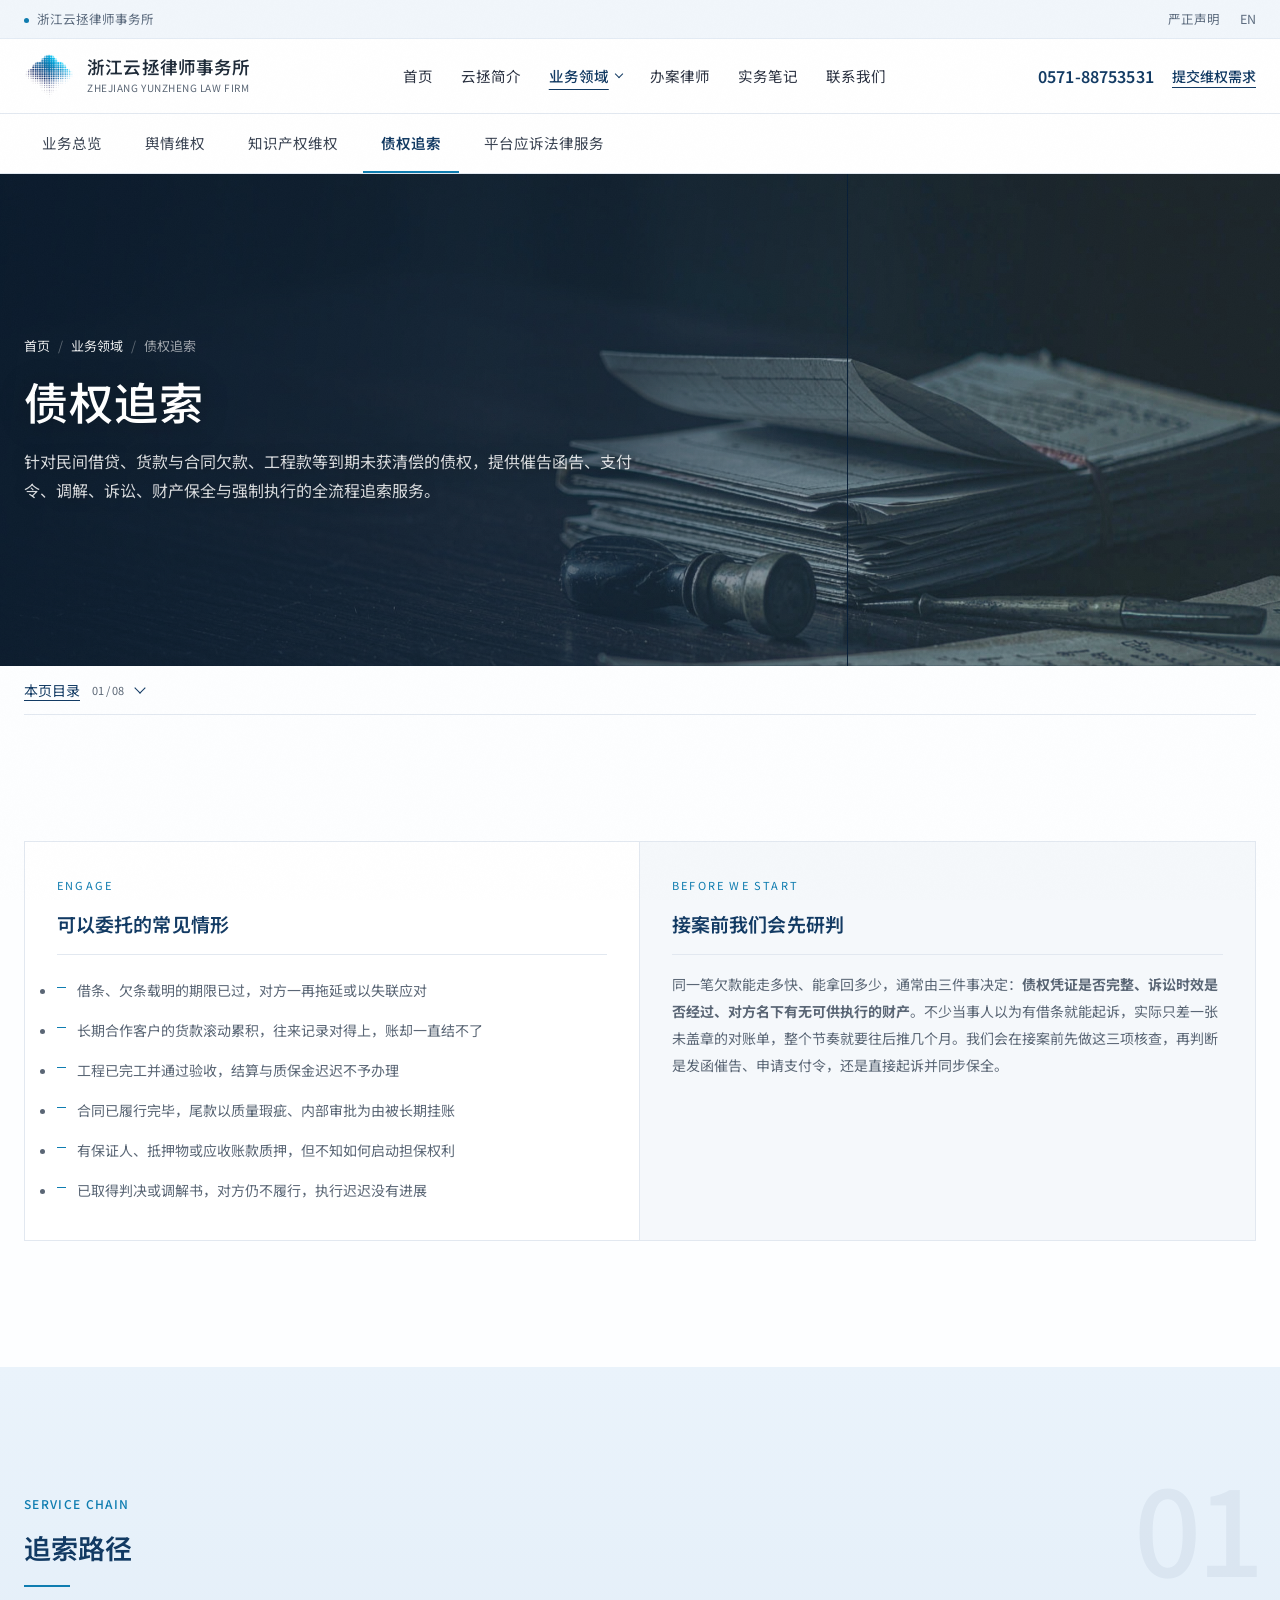
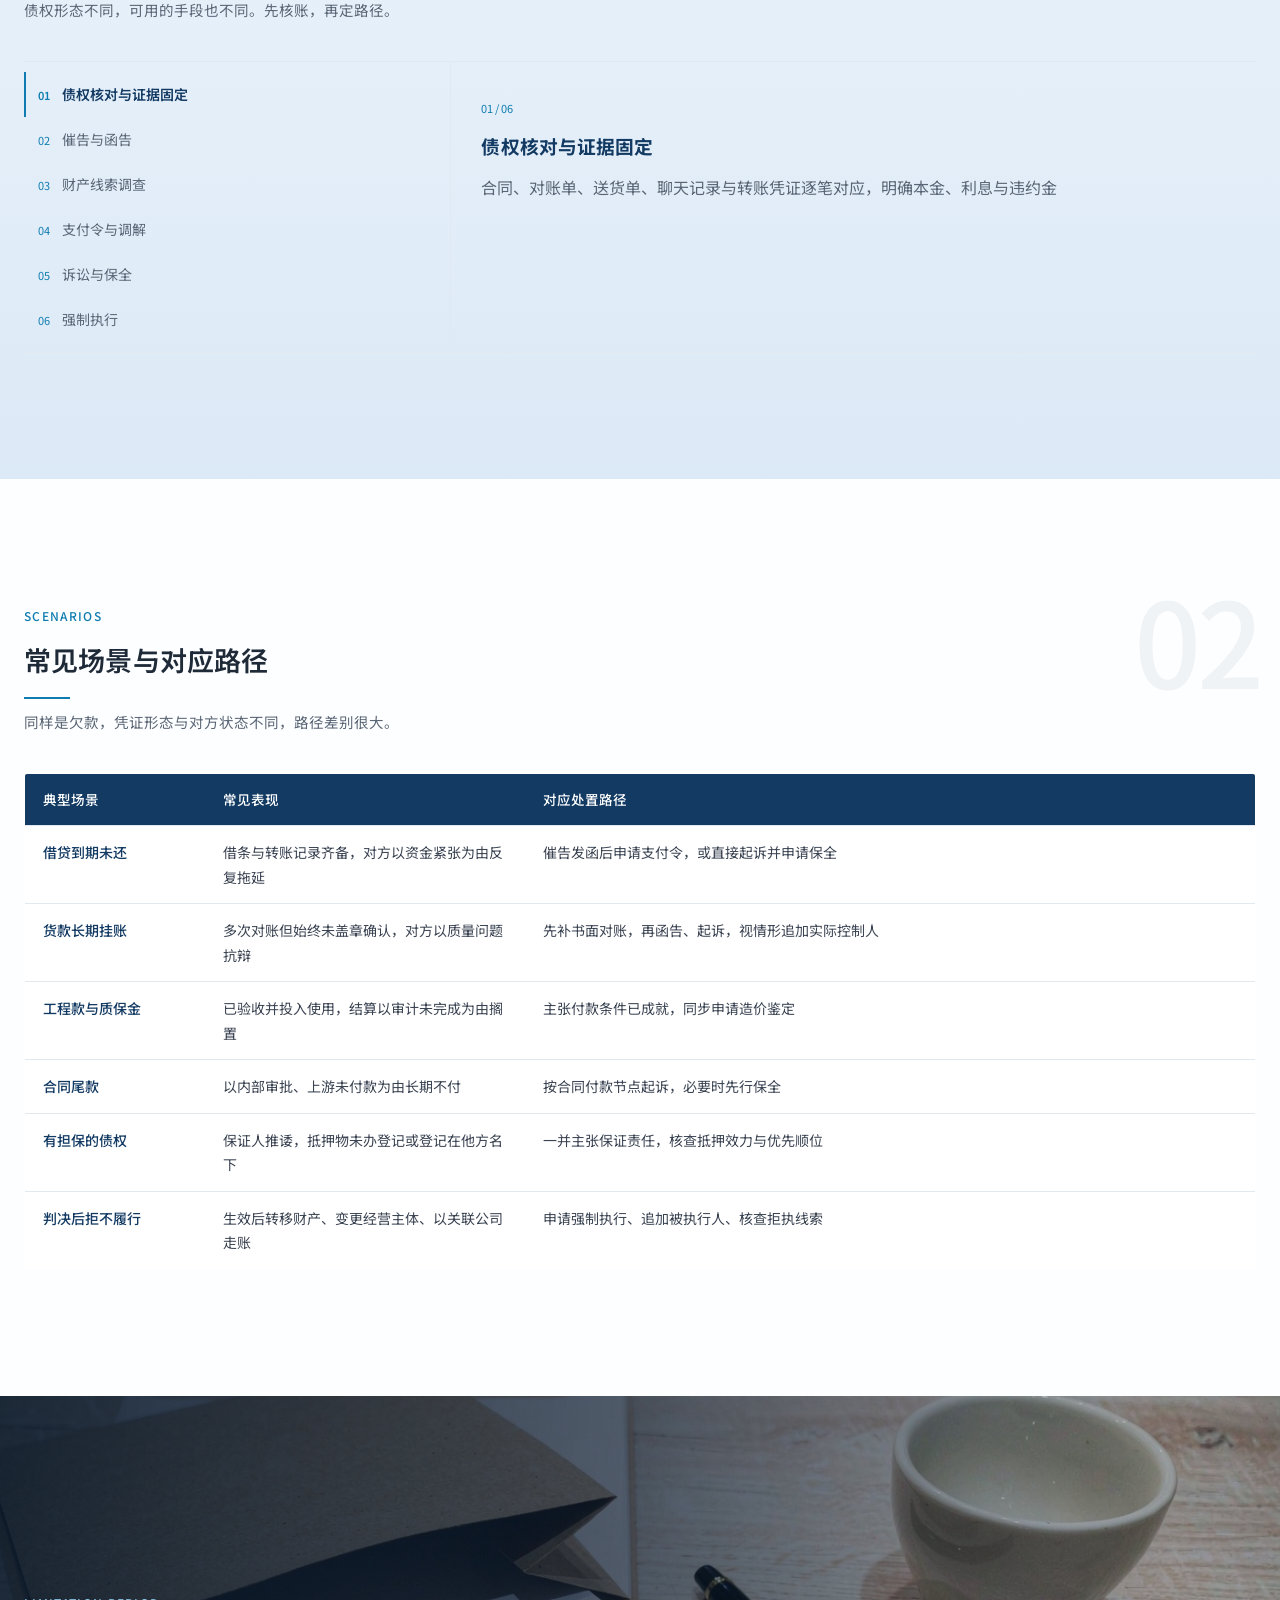
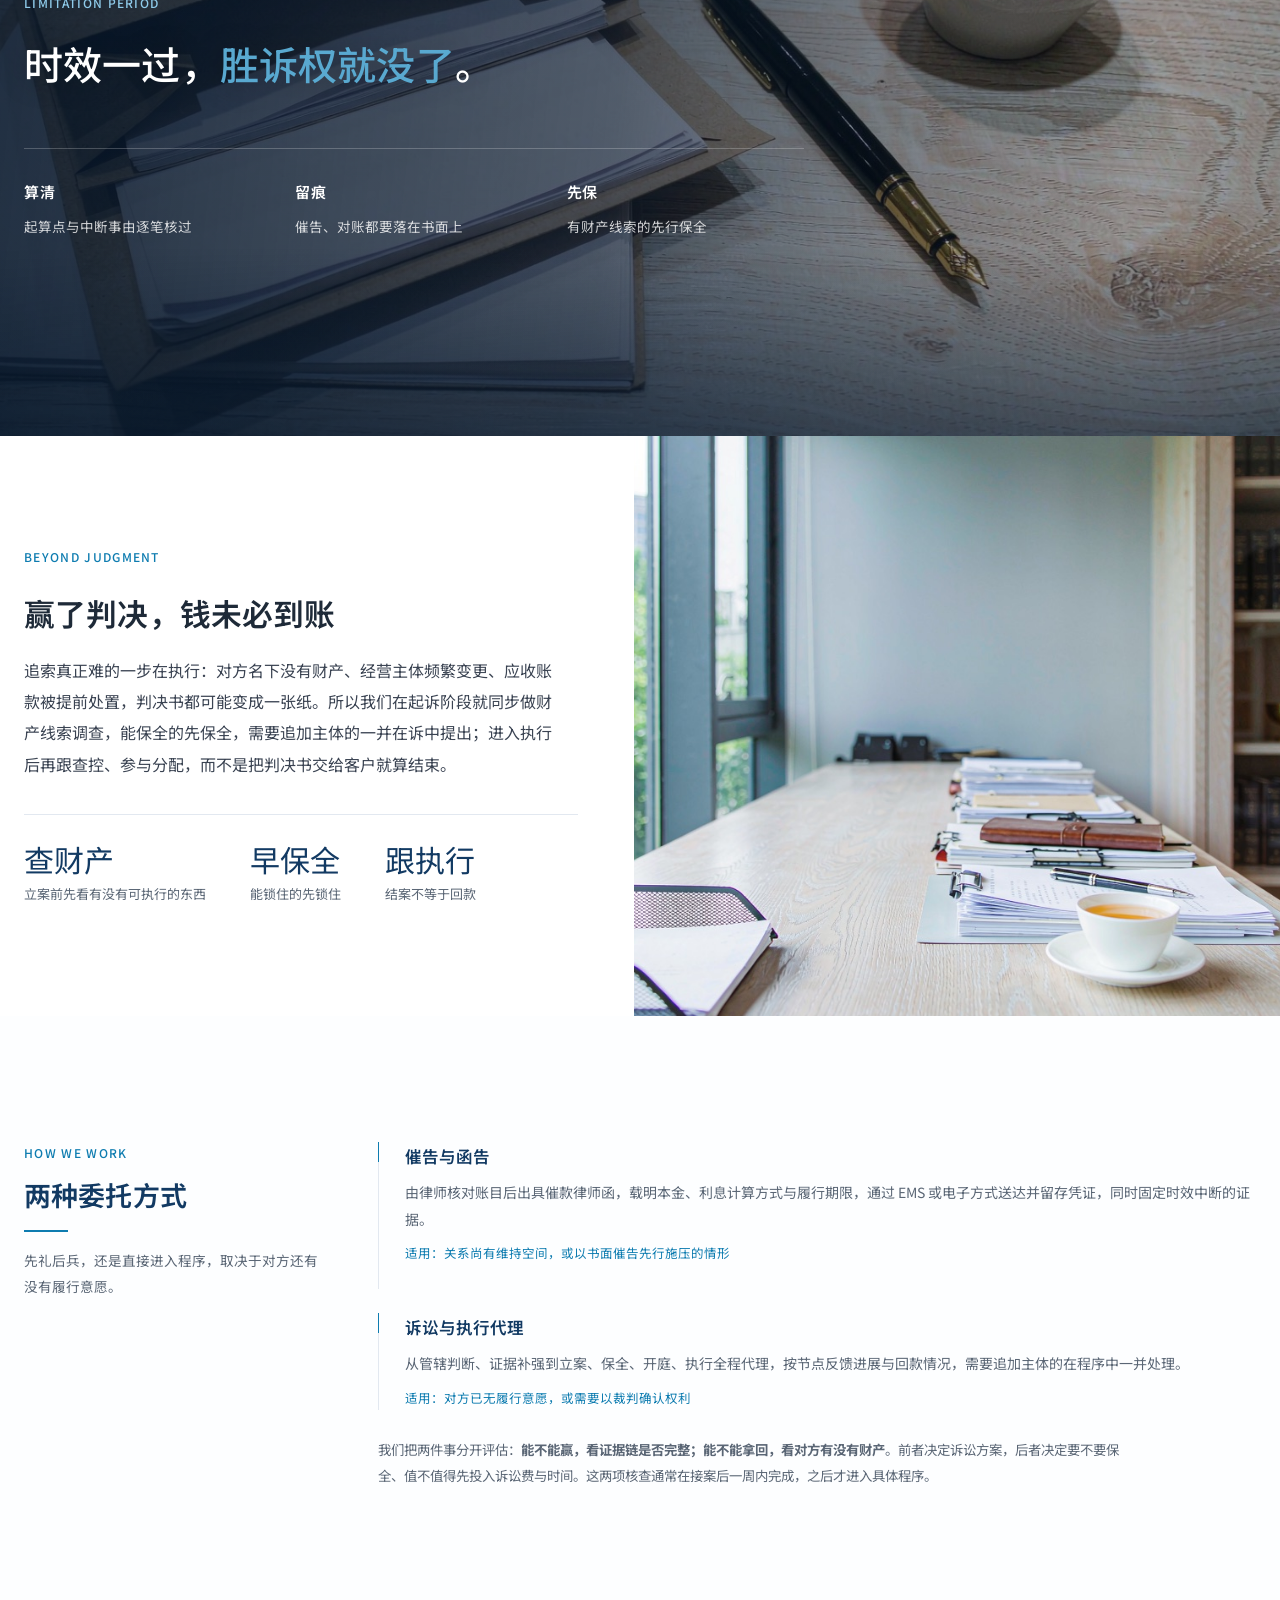
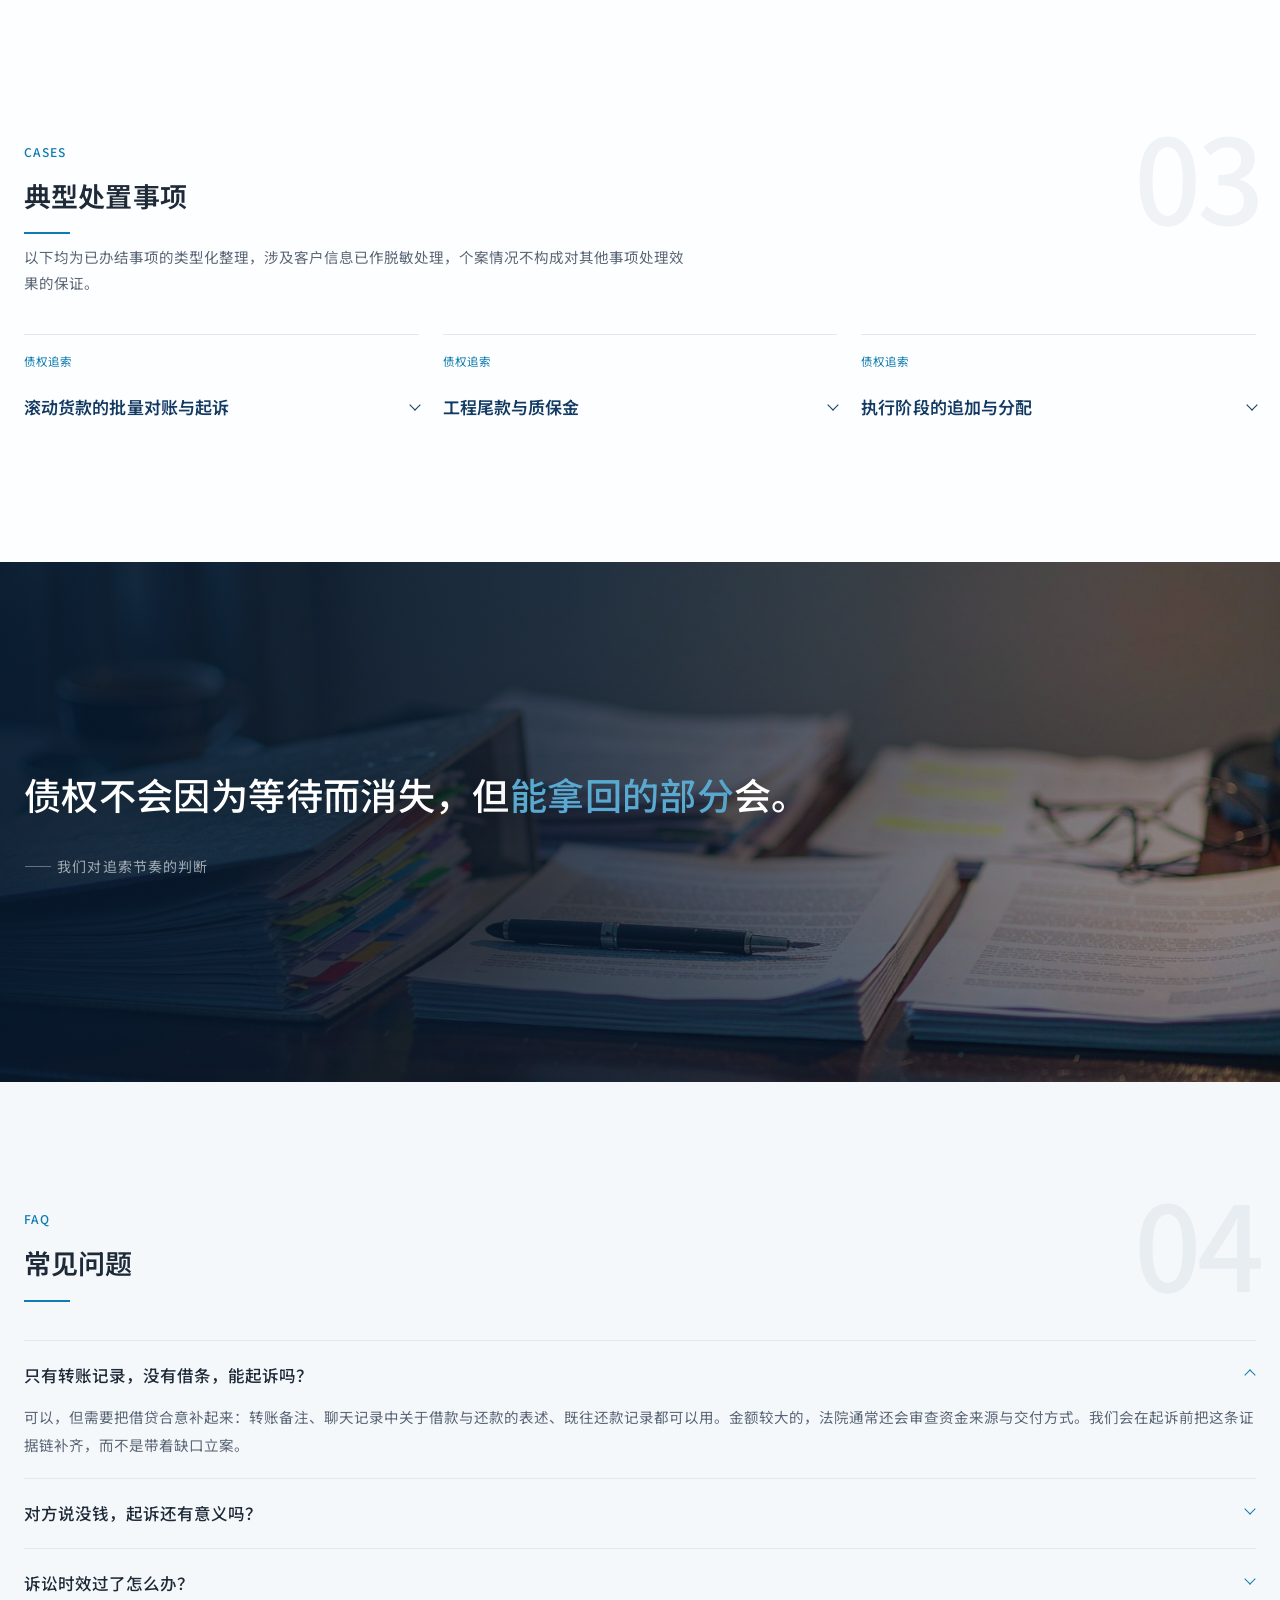
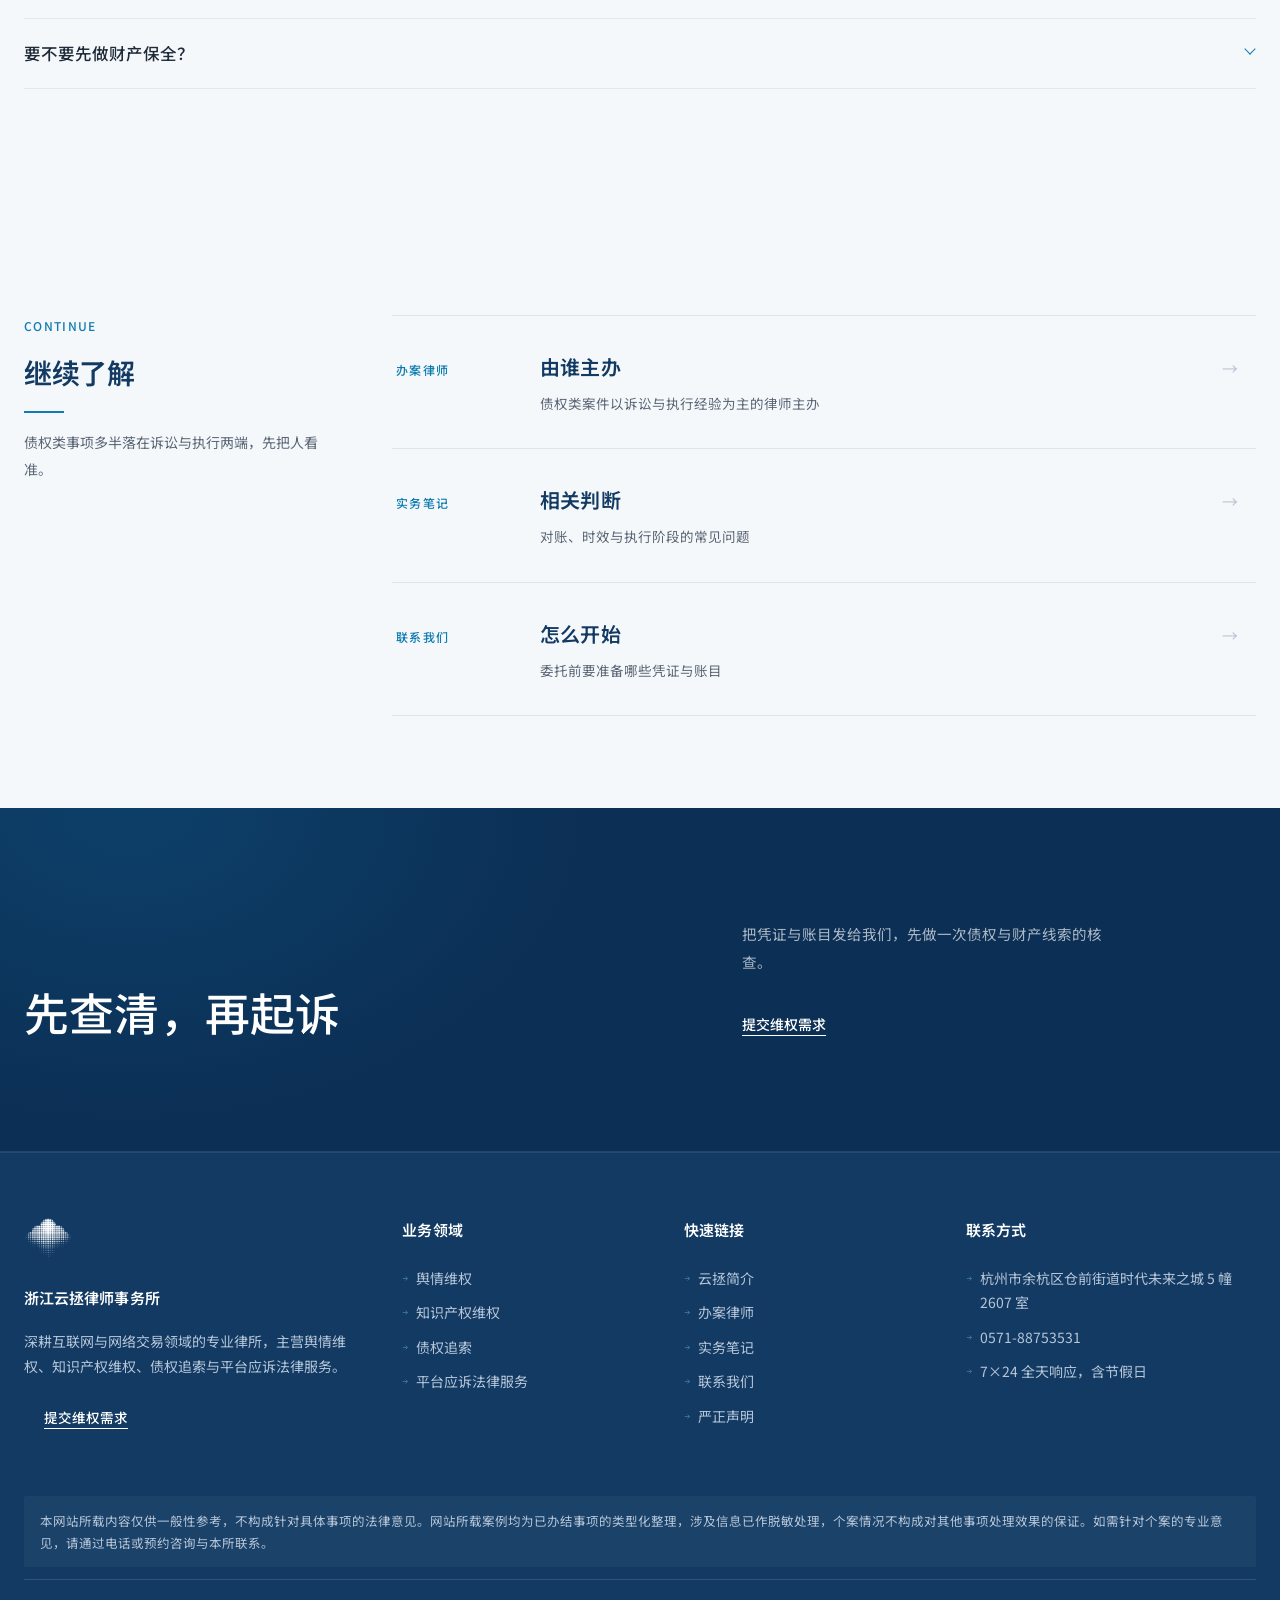
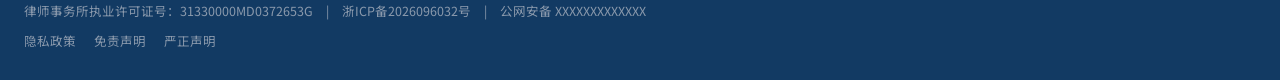
<file: practice-zhaiquan.html>
<!DOCTYPE html>
<html lang="zh-CN" data-page-motion="slide">
<head>
<meta charset="UTF-8">
<meta name="viewport" content="width=device-width, initial-scale=1">
<title>债权追索 | 浙江云拯律师事务所</title>
<meta name="description" content="针对民间借贷、货款与合同欠款、工程款等到期未获清偿的债权，提供催告函告、支付令、调解、诉讼、财产保全与强制执行的全流程追索服务。">
<meta property="og:type" content="website">
<meta property="og:site_name" content="浙江云拯律师事务所">
<meta property="og:locale" content="zh_CN">
<meta property="og:title" content="债权追索 | 浙江云拯律师事务所">
<meta property="og:description" content="借贷、货款、工程款与合同欠款的追索：从凭证核对、催告发函到支付令、诉讼保全与强制执行。">
<meta property="og:url" content="https://loylee486-cloud.github.io/yunzheng-law-demo/practice-zhaiquan.html">
<meta property="og:image" content="https://loylee486-cloud.github.io/yunzheng-law-demo/assets/logo.png">
<link rel="icon" type="image/png" href="assets/favicon.png">
<link rel="stylesheet" href="assets/style.css?v=20">
<link rel="preload" as="image" href="assets/img/ph-zhaiquan.jpg" fetchpriority="high">
<script type="application/ld+json">
{
  "@context": "https://schema.org",
  "@graph": [
    {
      "@type": "LegalService",
      "@id": "https://loylee486-cloud.github.io/yunzheng-law-demo/#org",
      "name": "浙江云拯律师事务所",
      "alternateName": "ZHEJIANG YUNZHENG LAW FIRM",
      "url": "https://loylee486-cloud.github.io/yunzheng-law-demo/",
      "logo": "https://loylee486-cloud.github.io/yunzheng-law-demo/assets/logo.png",
      "image": "https://loylee486-cloud.github.io/yunzheng-law-demo/assets/logo.png",
      "description": "深耕互联网与网络交易领域的律师事务所，主营舆情维权、知识产权维权、债权追索与平台应诉法律服务。",
      "address": {
        "@type": "PostalAddress",
        "streetAddress": "仓前街道时代未来之城5幢2607室",
        "addressLocality": "杭州市",
        "addressRegion": "浙江省",
        "addressCountry": "CN"
      },
      "telephone": "+86-571-88753531",
      "areaServed": {
        "@type": "Country",
        "name": "中国"
      },
      "knowsAbout": [
        "网络名誉权维权",
        "网络侵权投诉",
        "舆情维权",
        "商标权维权",
        "著作权维权",
        "知识产权维权",
        "债权追索",
        "民间借贷纠纷",
        "货款追索",
        "合同欠款诉讼",
        "财产保全与强制执行",
        "平台治理应诉",
        "电商平台应诉法律服务"
      ]
    },
    {
      "@type": "Service",
      "serviceType": "债权追索",
      "name": "债权追索",
      "description": "民间借贷、货款与合同欠款、工程款等到期债权的催告、支付令、调解、诉讼、财产保全与强制执行。",
      "provider": {
        "@id": "https://loylee486-cloud.github.io/yunzheng-law-demo/#org"
      },
      "areaServed": {
        "@type": "Country",
        "name": "中国"
      }
    },
    {
      "@type": "FAQPage",
      "@id": "https://loylee486-cloud.github.io/yunzheng-law-demo/practice-zhaiquan.html#faq",
      "mainEntity": [
        {
          "@type": "Question",
          "name": "只有转账记录，没有借条，能起诉吗？",
          "acceptedAnswer": {
            "@type": "Answer",
            "text": "可以，但需要把借贷合意补起来：转账备注、聊天记录中关于借款与还款的表述、既往还款记录都可以用。金额较大的，法院通常还会审查资金来源与交付方式。我们会在起诉前把这条证据链补齐，而不是带着缺口立案。"
          }
        },
        {
          "@type": "Question",
          "name": "对方说没钱，起诉还有意义吗？",
          "acceptedAnswer": {
            "@type": "Answer",
            "text": "有。判决确认权利之后才能申请执行、参与分配，对方后续取得财产时也才能恢复执行。真正要先判断的是对方属于确实无财产，还是暂时查不到财产，这两者的处理方式并不相同。"
          }
        },
        {
          "@type": "Question",
          "name": "诉讼时效过了怎么办？",
          "acceptedAnswer": {
            "@type": "Answer",
            "text": "时效届满丧失的是胜诉权，债权本身并不消灭。若对方在诉讼中提出时效抗辩，法院不会主动适用。此时更现实的做法是查找时效中断的证据，如催告、对账、部分还款，或推动对方重新确认债务。这也是我们强调催告必须留书面痕迹的原因。"
          }
        },
        {
          "@type": "Question",
          "name": "要不要先做财产保全？",
          "acceptedAnswer": {
            "@type": "Answer",
            "text": "视情形。保全能够锁定财产，但需要提供担保，也要承担申请错误的赔偿风险。是否申请取决于财产线索是否明确、金额大小与对方的偿付状况。我们通常先核查财产线索，再给出是否保全的建议，而不是一律先保。"
          }
        }
      ]
    }
  ]
}
</script>
<link rel="stylesheet" href="assets/interactions.css?v=18">
<link rel="stylesheet" href="assets/refinement.css?v=2">
</head>
<body>
<div class="topbar">
  <div class="wrap">
    <span><i class="dot"></i>浙江云拯律师事务所</span>
    <span class="right"><a href="#">严正声明</a><a href="#">EN</a></span>
  </div>
</div>

<header class="nav">
  <div class="wrap">
    <a href="index.html" class="brand">
      <span class="mark"><img src="assets/logo.png" alt="浙江云拯律师事务所"></span>
      <span>
        <span class="name">浙江云拯律师事务所</span>
        <span class="sub">ZHEJIANG YUNZHENG LAW FIRM</span>
      </span>
    </a>
    <nav class="menu">
      <a href="index.html">首页</a>
      <a href="about.html">云拯简介</a>
<div class="has-sub">
        <a href="practice.html" class="on">业务领域<i class="car" aria-hidden="true"></i></a>
        <div class="submenu">
          <a href="practice.html" class="sm-item"><b>业务领域总览</b><span>主要方向与办理方式</span></a>
          <a href="practice-yuqing.html" class="sm-item"><b>01　舆情维权</b><span>网络名誉与商誉侵权处置</span></a>
          <a href="practice-ip.html" class="sm-item"><b>02　知识产权维权</b><span>商标、著作、专利权与不正当竞争</span></a>
          <a href="practice-zhaiquan.html" class="sm-item cur"><b>03　债权追索</b><span>借贷、货款与合同欠款的追索处置</span></a>
          <a href="practice-platform.html" class="sm-item"><b>04　平台应诉法律服务</b><span>为平台方提供应诉代理</span></a>
        </div>
      </div>
      <a href="team.html">办案律师</a>
      <a href="insights.html">实务笔记</a>
      <a href="contact.html">联系我们</a>
    </nav>
    <div class="nav-cta">
      <a href="tel:057188753531" class="tel">0571-88753531</a>
      <a href="contact.html" class="btn btn-gold">提交维权需求</a>
      <button type="button" class="burger" id="burger">菜单</button>
    </div>
  </div>
</header>
<div class="subnav"><div class="wrap">  <a href="practice.html">业务总览</a>
  <a href="practice-yuqing.html">舆情维权</a>
  <a href="practice-ip.html">知识产权维权</a>
  <a href="practice-zhaiquan.html" class="on">债权追索</a>
  <a href="practice-platform.html">平台应诉法律服务</a>
</div></div>

<section class="page-hero has-photo">
  <div class="ph-media"><img src="assets/img/ph-zhaiquan.jpg" alt="" fetchpriority="high" decoding="async"></div>
  <div class="wrap">
    <div class="crumb"><a href="index.html">首页</a><em>/</em><a href="practice.html">业务领域</a><em>/</em>债权追索</div>
    <h1 style="margin-top:14px">债权追索</h1>
    <p>针对民间借贷、货款与合同欠款、工程款等到期未获清偿的债权，提供催告函告、支付令、调解、诉讼、财产保全与强制执行的全流程追索服务。</p>
  </div>
</section>

<section class="blk">
  <div class="wrap">
    <div class="lay-duo">
      <div class="du">
        <span class="du-k">Engage</span>
        <h3>可以委托的常见情形</h3>
        <ul>
          <li>借条、欠条载明的期限已过，对方一再拖延或以失联应对</li>
          <li>长期合作客户的货款滚动累积，往来记录对得上，账却一直结不了</li>
          <li>工程已完工并通过验收，结算与质保金迟迟不予办理</li>
          <li>合同已履行完毕，尾款以质量瑕疵、内部审批为由被长期挂账</li>
          <li>有保证人、抵押物或应收账款质押，但不知如何启动担保权利</li>
          <li>已取得判决或调解书，对方仍不履行，执行迟迟没有进展</li>
        </ul>
      </div>
      <div class="du">
        <span class="du-k">Before we start</span>
        <h3>接案前我们会先研判</h3>
        <p>同一笔欠款能走多快、能拿回多少，通常由三件事决定：<b>债权凭证是否完整、诉讼时效是否经过、对方名下有无可供执行的财产</b>。不少当事人以为有借条就能起诉，实际只差一张未盖章的对账单，整个节奏就要往后推几个月。我们会在接案前先做这三项核查，再判断是发函催告、申请支付令，还是直接起诉并同步保全。</p>
      </div>
    </div>
  </div>
</section>

<section class="blk sec-deep">
  <div class="wrap">
    <div class="blk-head">
      <span class="eyebrow-sm">Service chain</span>
      <h2>追索路径</h2>
      <p>债权形态不同，可用的手段也不同。先核账，再定路径。</p>
    </div>
    <div class="chain">
      <div class="step"><i><svg viewBox="0 0 24 24"><path d="M6 3h9l4 4v14H6z"/><path d="M15 3v4h4"/><path d="M9 12h7M9 16h5"/></svg></i><b>债权核对与证据固定</b><span>合同、对账单、送货单、聊天记录与转账凭证逐笔对应，明确本金、利息与违约金</span></div>
      <div class="step"><i><svg viewBox="0 0 24 24"><rect x="3" y="6" width="18" height="13" rx="2"/><path d="M3.4 7.6l8.6 5.8 8.6-5.8"/></svg></i><b>催告与函告</b><span>以书面催告固定履行请求，同时为诉讼时效的中断留下痕迹</span></div>
      <div class="step"><i><svg viewBox="0 0 24 24"><circle cx="11" cy="11" r="6.8"/><path d="M20.2 20.2l-4.4-4.4"/><path d="M8.6 11h4.8"/></svg></i><b>财产线索调查</b><span>查询涉诉、被执行、股权与不动产登记，判断是否值得先行保全</span></div>
      <div class="step"><i><svg viewBox="0 0 24 24"><path d="M21 11.5a7 7 0 0 1-7 7H10l-5 3.2v-4.7A6.5 6.5 0 0 1 4 11.5a7 7 0 0 1 7-7h3a7 7 0 0 1 7 7z"/><path d="M9.4 11.6l2.1 2.1 4.1-4.3"/></svg></i><b>支付令与调解</b><span>债权债务关系明确的，申请支付令；留有协商空间的，先行对接法院与调解组织</span></div>
      <div class="step"><i><svg viewBox="0 0 24 24"><path d="M4 20.5V9l8-5 8 5v11.5"/><path d="M9 20.5v-6h6v6M2 20.5h20"/></svg></i><b>诉讼与保全</b><span>管辖确定、立案起诉、庭审应对，必要时申请诉前或诉中财产保全</span></div>
      <div class="step"><i><svg viewBox="0 0 24 24"><path d="M12 3l8 3v6c0 5-3.5 8-8 9-4.5-1-8-4-8-9V6z"/><path d="M9.2 12l2 2 3.6-4"/></svg></i><b>强制执行</b><span>申请执行、追加被执行人、参与分配，涉拒执线索的依法推动移送</span></div>
    </div>
  </div>
</section>

<section class="blk">
  <div class="wrap">
    <div class="blk-head">
      <span class="eyebrow-sm">Scenarios</span>
      <h2>常见场景与对应路径</h2>
      <p>同样是欠款，凭证形态与对方状态不同，路径差别很大。</p>
    </div>
    <table class="tbl">
      <tr><th style="width:180px">典型场景</th><th style="width:320px">常见表现</th><th>对应处置路径</th></tr>
      <tr><td>借贷到期未还</td><td>借条与转账记录齐备，对方以资金紧张为由反复拖延</td><td>催告发函后申请支付令，或直接起诉并申请保全</td></tr>
      <tr><td>货款长期挂账</td><td>多次对账但始终未盖章确认，对方以质量问题抗辩</td><td>先补书面对账，再函告、起诉，视情形追加实际控制人</td></tr>
      <tr><td>工程款与质保金</td><td>已验收并投入使用，结算以审计未完成为由搁置</td><td>主张付款条件已成就，同步申请造价鉴定</td></tr>
      <tr><td>合同尾款</td><td>以内部审批、上游未付款为由长期不付</td><td>按合同付款节点起诉，必要时先行保全</td></tr>
      <tr><td>有担保的债权</td><td>保证人推诿，抵押物未办登记或登记在他方名下</td><td>一并主张保证责任，核查抵押效力与优先顺位</td></tr>
      <tr><td>判决后拒不履行</td><td>生效后转移财产、变更经营主体、以关联公司走账</td><td>申请强制执行、追加被执行人、核查拒执线索</td></tr>
    </table>
  </div>
</section>

<section class="pb">
  <div class="pb-media"><img src="assets/img/band-desk.jpg" alt="" loading="lazy"></div>
  <div class="wrap">
    <span class="eyebrow-sm">Limitation period</span>
    <h2>时效一过，<em>胜诉权就没了</em>。</h2>
    <div class="pb-facts">
      <div><b>算清</b><span>起算点与中断事由逐笔核过</span></div>
      <div><b>留痕</b><span>催告、对账都要落在书面上</span></div>
      <div><b>先保</b><span>有财产线索的先行保全</span></div>
    </div>
  </div>
</section>

<section class="ab-split">
  <div class="ab-grid">
    <div class="ab-txt">
      <span class="eyebrow-sm">Beyond judgment</span>
      <h2>赢了判决，钱未必到账</h2>
      <p class="lead">追索真正难的一步在执行：对方名下没有财产、经营主体频繁变更、应收账款被提前处置，判决书都可能变成一张纸。所以我们在起诉阶段就同步做财产线索调查，能保全的先保全，需要追加主体的一并在诉中提出；进入执行后再跟查控、参与分配，而不是把判决书交给客户就算结束。</p>
      <div class="ab-facts"><div><b>查财产</b><span>立案前先看有没有可执行的东西</span></div><div><b>早保全</b><span>能锁住的先锁住</span></div><div><b>跟执行</b><span>结案不等于回款</span></div></div>
    </div>
    <div class="ab-art"><img src="assets/img/band-office.jpg" alt="" loading="lazy"></div>
  </div>
</section>

<section class="blk">
  <div class="wrap">
    <div class="lay-side">
      <div class="side-h">
        <span class="eyebrow-sm">How we work</span>
        <h2>两种委托方式</h2>
        <div class="rule"></div>
        <p>先礼后兵，还是直接进入程序，取决于对方还有没有履行意愿。</p>
      </div>
      <div class="side-b">
        <div class="sb"><b>催告与函告</b><p>由律师核对账目后出具催款律师函，载明本金、利息计算方式与履行期限，通过 EMS 或电子方式送达并留存凭证，同时固定时效中断的证据。</p><span class="go">适用：关系尚有维持空间，或以书面催告先行施压的情形</span></div>
        <div class="sb"><b>诉讼与执行代理</b><p>从管辖判断、证据补强到立案、保全、开庭、执行全程代理，按节点反馈进展与回款情况，需要追加主体的在程序中一并处理。</p><span class="go">适用：对方已无履行意愿，或需要以裁判确认权利</span></div>
        <p class="side-note">我们把两件事分开评估：<b>能不能赢，看证据链是否完整；能不能拿回，看对方有没有财产</b>。前者决定诉讼方案，后者决定要不要保全、值不值得先投入诉讼费与时间。这两项核查通常在接案后一周内完成，之后才进入具体程序。</p>
      </div>
    </div>
  </div>
</section>

<section class="blk">
  <div class="wrap">
    <div class="blk-head">
      <span class="eyebrow-sm">Cases</span>
      <h2>典型处置事项</h2>
      <p>以下均为已办结事项的类型化整理，涉及客户信息已作脱敏处理，个案情况不构成对其他事项处理效果的保证。</p>
    </div>
    <div class="case-grid">
      <div class="case">
        <span class="tag">债权追索</span>
        <h3>滚动货款的批量对账与起诉</h3>
        <p>某供应商与长期客户之间累积十余笔未结货款，双方从未盖章对账。我们以送货单、聊天确认与银行流水逐笔对应，形成完整对账文件后起诉并申请保全，案件在开庭前达成和解。</p>
      </div>
      <div class="case">
        <span class="tag">债权追索</span>
        <h3>工程尾款与质保金</h3>
        <p>某装饰工程已验收并投入使用，发包方以审计未完成为由拒付尾款。我们主张付款条件已成就，同步申请造价鉴定，法院支持了大部分诉请。</p>
      </div>
      <div class="case">
        <span class="tag">债权追索</span>
        <h3>执行阶段的追加与分配</h3>
        <p>某借贷案件判决生效后，债务人将经营主体变更至亲属名下。我们在执行阶段申请追加被执行人并参与分配，回款比例较初始查控结果有明显提升。</p>
      </div>
    </div>
  </div>
</section>

<section class="ab-quote has-photo">
  <img class="qbg" src="assets/img/band-meet.jpg" alt="" loading="lazy">
  <div class="wrap">
    <blockquote>债权不会因为等待而消失，但<em>能拿回的部分</em>会。</blockquote>
    <div class="qsrc">—— 我们对追索节奏的判断</div>
  </div>
</section>

<section class="blk blk-soft">
  <div class="wrap">
    <div class="blk-head">
      <span class="eyebrow-sm">FAQ</span>
      <h2>常见问题</h2>
    </div>
    <div class="faq">
      <details open><summary>只有转账记录，没有借条，能起诉吗？</summary><p>可以，但需要把借贷合意补起来：转账备注、聊天记录中关于借款与还款的表述、既往还款记录都可以用。金额较大的，法院通常还会审查资金来源与交付方式。我们会在起诉前把这条证据链补齐，而不是带着缺口立案。</p></details>
      <details><summary>对方说没钱，起诉还有意义吗？</summary><p>有。判决确认权利之后才能申请执行、参与分配，对方后续取得财产时也才能恢复执行。真正要先判断的是对方属于确实无财产，还是暂时查不到财产——这两者的处理方式并不相同，前者要评估投入产出，后者要抓紧查控。</p></details>
      <details><summary>诉讼时效过了怎么办？</summary><p>时效届满丧失的是胜诉权，债权本身并不消灭；若对方在诉讼中不提出时效抗辩，法院不会主动适用。此时更现实的做法是查找时效中断的证据——催告、对账、部分还款，或推动对方重新确认债务。这也是我们强调催告必须留书面痕迹的原因。</p></details>
      <details><summary>要不要先做财产保全？</summary><p>视情形。保全能锁定财产，但需要提供担保，也要承担申请错误的赔偿风险。是否申请取决于财产线索是否明确、金额大小与对方的偿付状况。我们通常先核查财产线索，再给出是否保全的建议，而不是一律先保。</p></details>
    </div>
  </div>
</section>

<section class="next-band">
  <div class="wrap">
    <div class="nb-grid">
      <div class="nb-aside">
        <span class="eyebrow-sm">Continue</span>
        <h2>继续了解</h2>
        <p>债权类事项多半落在诉讼与执行两端，先把人看准。</p>
      </div>
      <div class="nb-list">
          <a class="nb-item" href="team.html">
            <span class="nb-k">办案律师</span>
            <span><b>由谁主办</b><span class="nb-d">债权类案件以诉讼与执行经验为主的律师主办</span></span>
            <span class="nb-arw">→</span>
          </a>
          <a class="nb-item" href="insights.html">
            <span class="nb-k">实务笔记</span>
            <span><b>相关判断</b><span class="nb-d">对账、时效与执行阶段的常见问题</span></span>
            <span class="nb-arw">→</span>
          </a>
          <a class="nb-item" href="contact.html">
            <span class="nb-k">联系我们</span>
            <span><b>怎么开始</b><span class="nb-d">委托前要准备哪些凭证与账目</span></span>
            <span class="nb-arw">→</span>
          </a>
      </div>
    </div>
  </div>
</section>

<section class="cta-band">
  <div class="wrap">
    <div>
      <h3>先查清，再起诉</h3>
      <p>把凭证与账目发给我们，先做一次债权与财产线索的核查。</p>
    </div>
    <div class="acts">
      <a href="contact.html" class="btn btn-gold">提交维权需求</a>
    </div>
  </div>
</section>

<footer>
  <div class="wrap">
    <div class="foot-grid">
      <div>
        <img src="assets/logo-white.png" alt="" style="width:48px;height:auto;margin-bottom:18px">
        <h4>浙江云拯律师事务所</h4>
        <p>深耕互联网与网络交易领域的专业律所，主营舆情维权、知识产权维权、债权追索与平台应诉法律服务。</p>
        <div style="margin-top:18px"><a href="contact.html" class="btn btn-line" style="padding:9px 20px;font-size:13.5px">提交维权需求</a></div>
      </div>
      <div>
        <h4>业务领域</h4>
        <ul>
          <li><a href="practice-yuqing.html">舆情维权</a></li>
          <li><a href="practice-ip.html">知识产权维权</a></li>
          <li><a href="practice-zhaiquan.html">债权追索</a></li>
          <li><a href="practice-platform.html">平台应诉法律服务</a></li>
        </ul>
      </div>
      <div>
        <h4>快速链接</h4>
        <ul>
          <li><a href="about.html">云拯简介</a></li>
          <li><a href="team.html">办案律师</a></li>
          <li><a href="insights.html">实务笔记</a></li>
          <li><a href="contact.html">联系我们</a></li>
          <li><a href="#">严正声明</a></li>
        </ul>
      </div>
      <div>
        <h4>联系方式</h4>
        <ul>
          <li>杭州市余杭区仓前街道时代未来之城 5 幢 2607 室</li>
          <li><a href="tel:057188753531">0571-88753531</a></li>
          <li>7×24 全天响应，含节假日</li>
        </ul>
      </div>
    </div>
    <div class="disclaimer">本网站所载内容仅供一般性参考，不构成针对具体事项的法律意见。网站所载案例均为已办结事项的类型化整理，涉及信息已作脱敏处理，个案情况不构成对其他事项处理效果的保证。如需针对个案的专业意见，请通过电话或预约咨询与本所联系。</div>
    <div class="foot-b">
      <div>律师事务所执业许可证号：31330000MD0372653G　|　<a href="https://beian.miit.gov.cn/" target="_blank" rel="noopener">浙ICP备2026096032号</a>　|　公网安备 XXXXXXXXXXXXX</div>
      <div class="links"><a href="privacy.html">隐私政策</a><a href="disclaimer.html">免责声明</a><a href="#">严正声明</a></div>
    </div>
  </div>
</footer>

<div class="mbar">
  <a href="tel:057188753531" class="c1">拨打电话</a>
  <a href="contact.html" class="c2">提交需求</a>
</div>

<script src="assets/main.js?v=19"></script>
<script src="assets/interactions.js?v=10"></script>
</body>
</html>
</file>
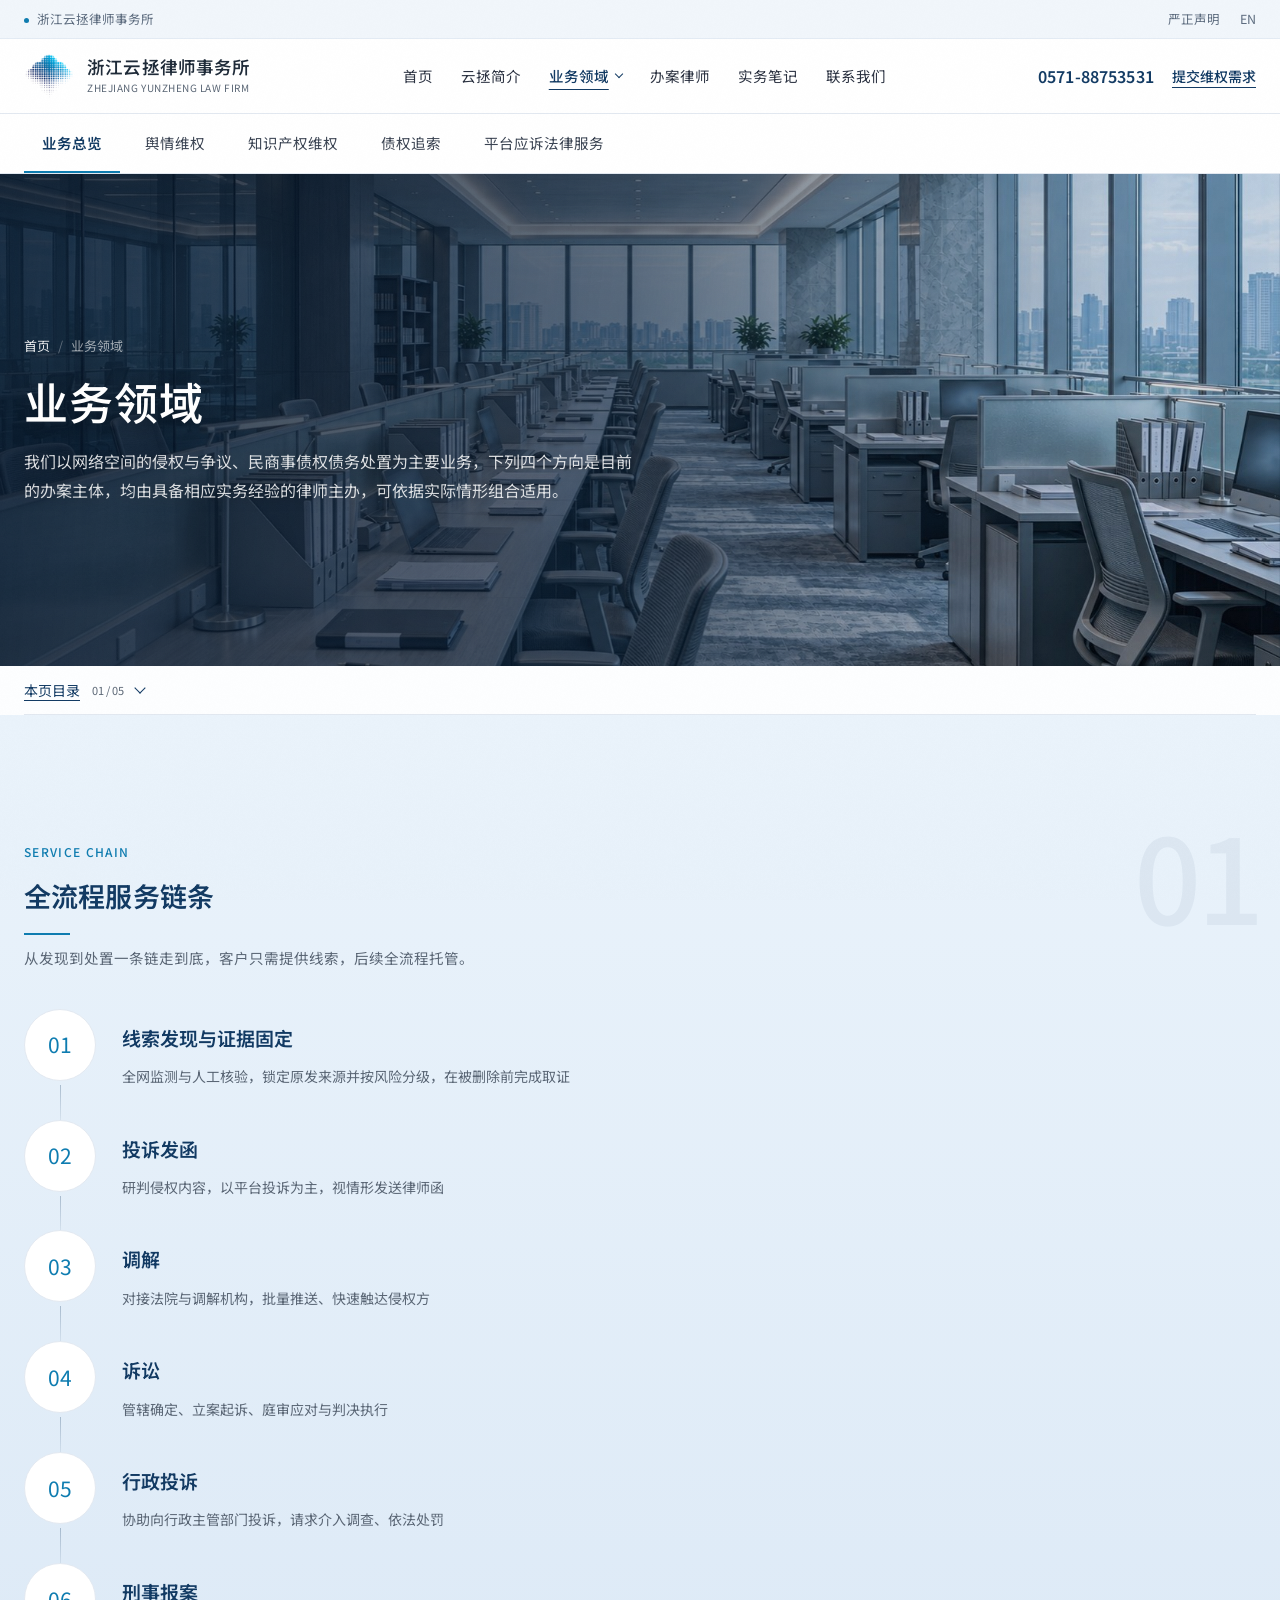
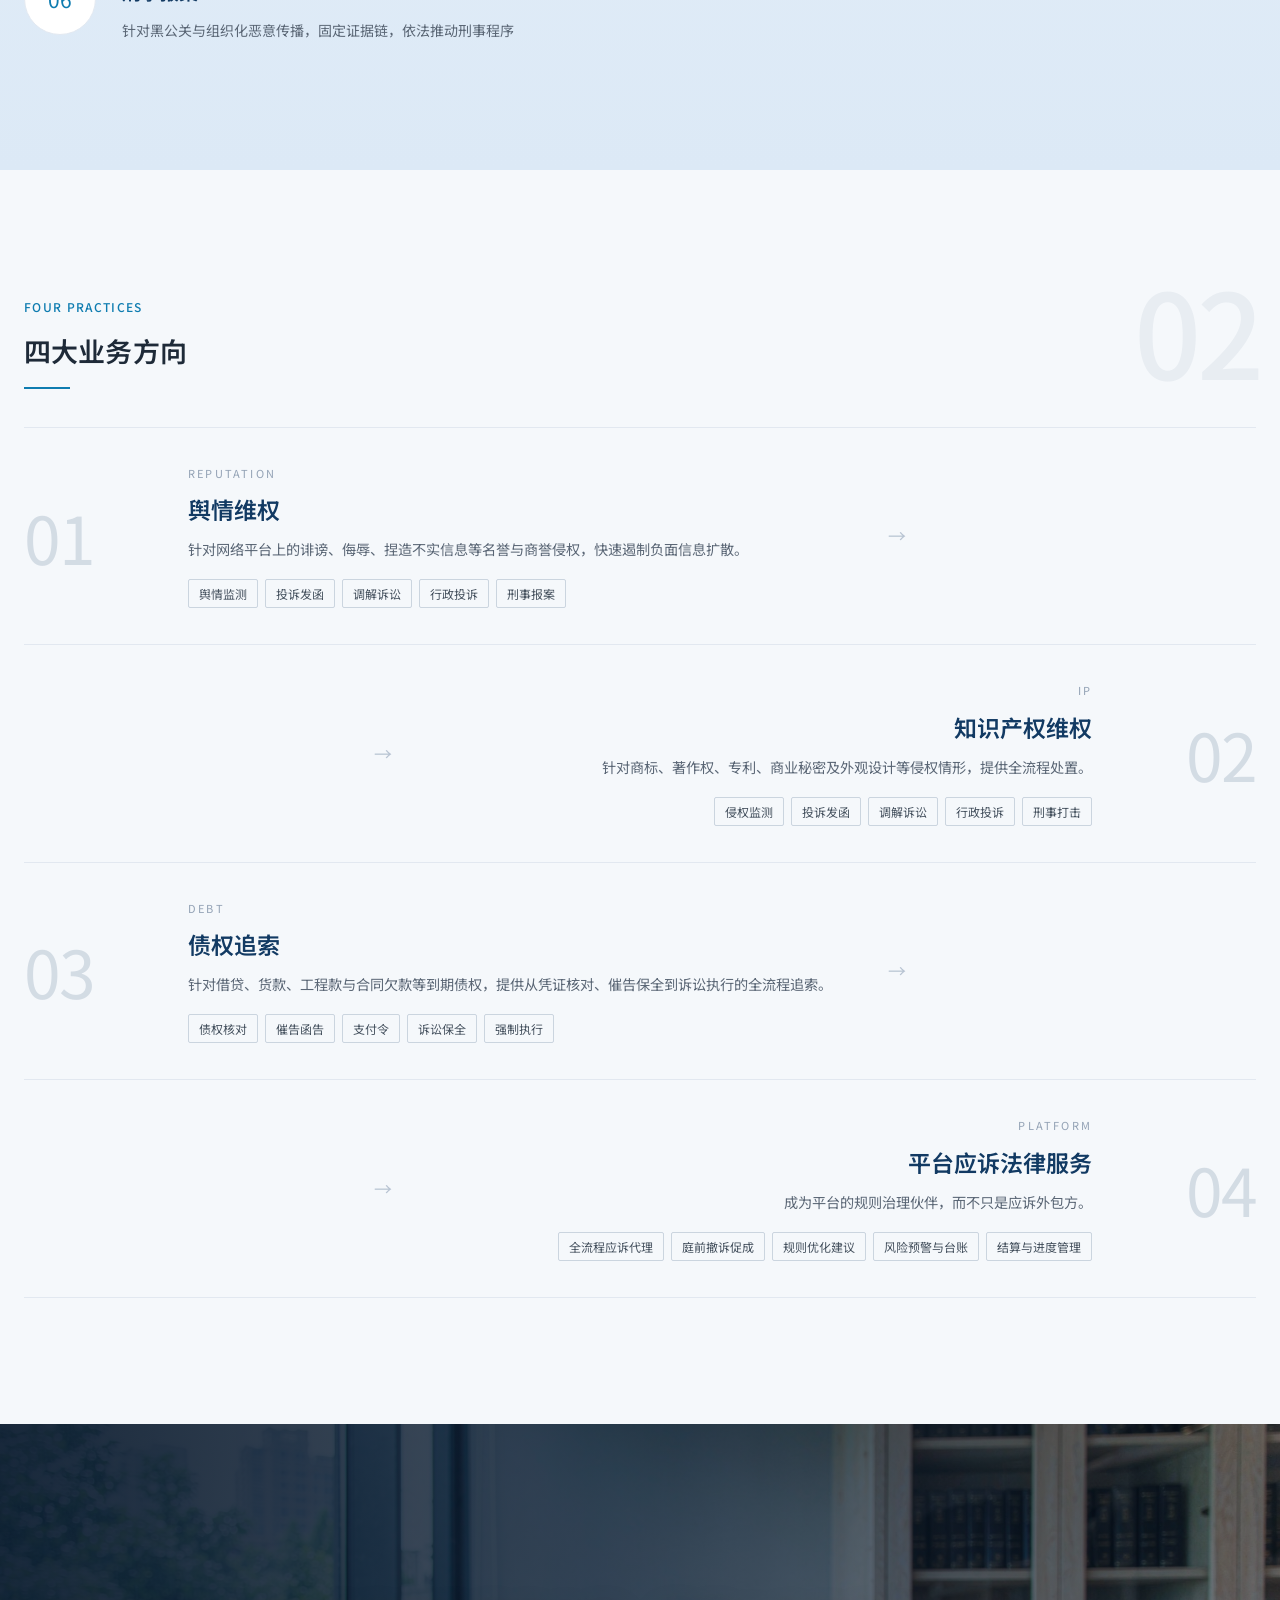
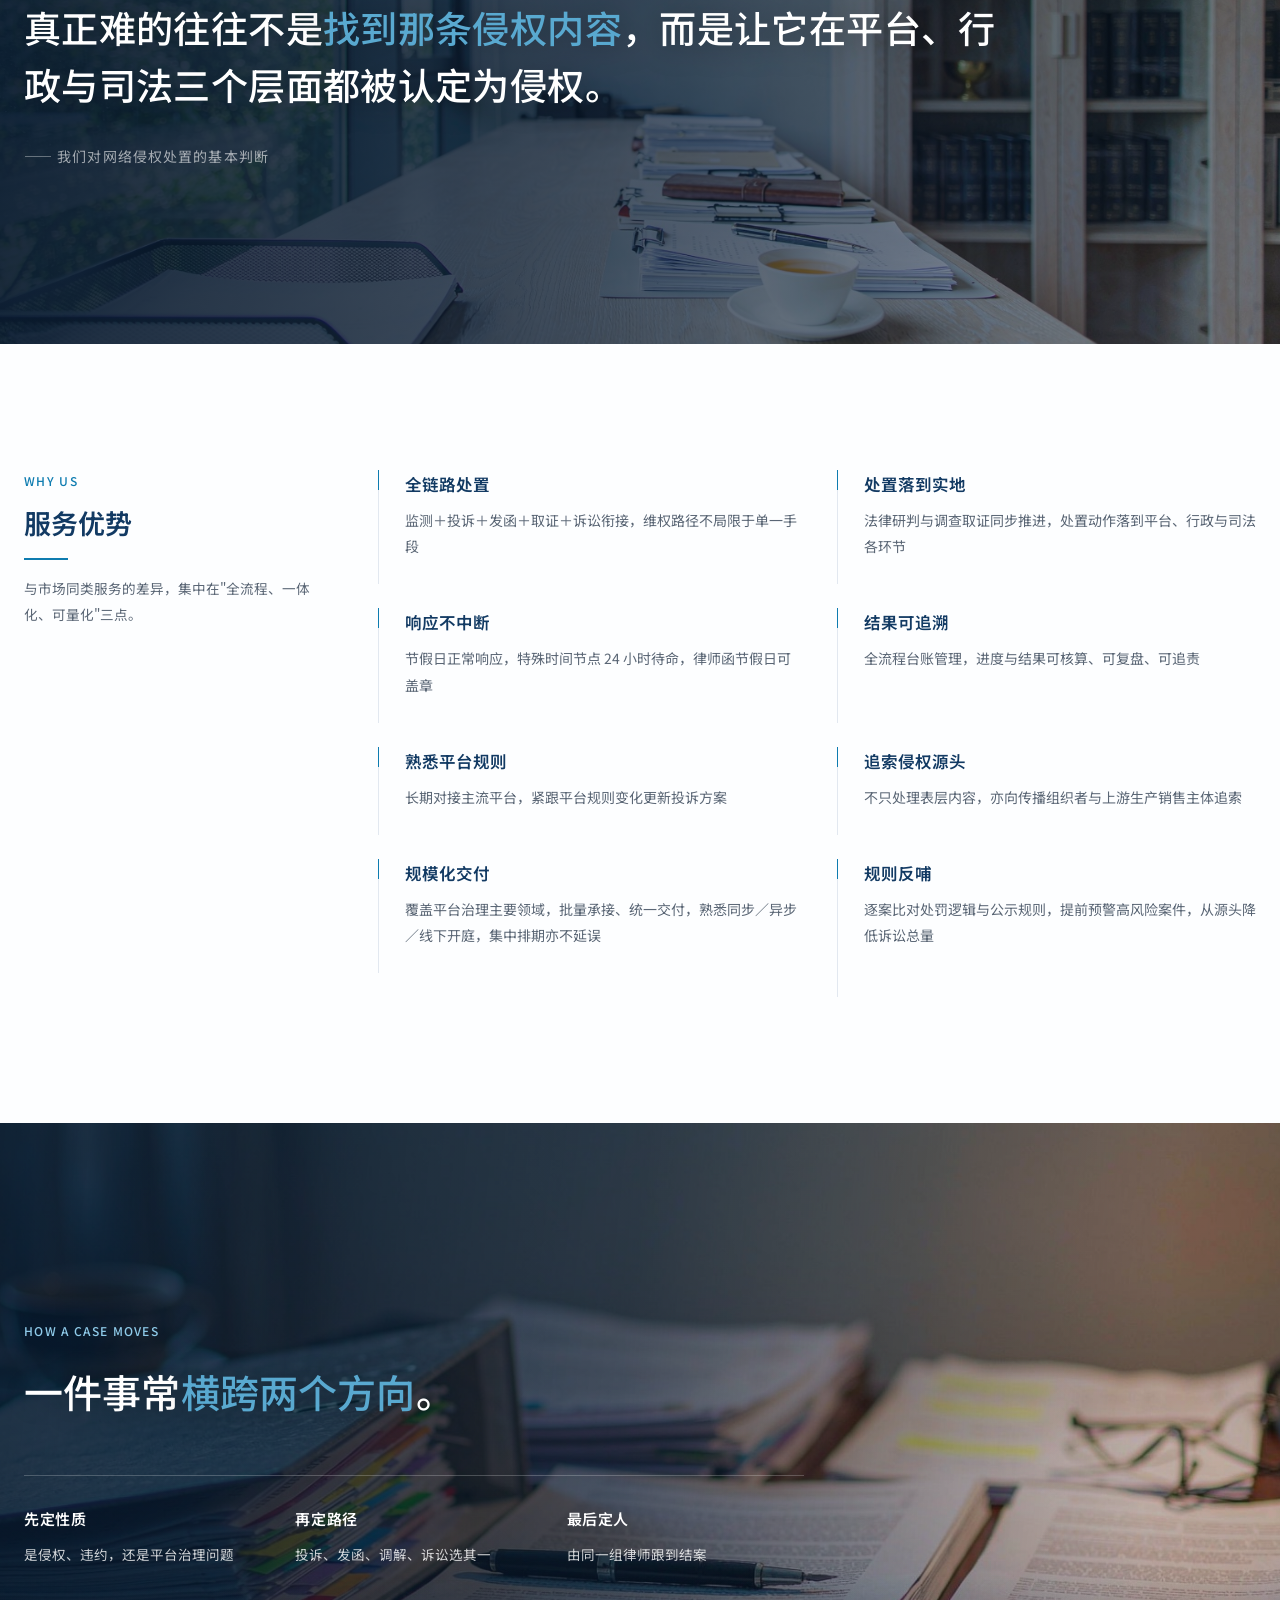
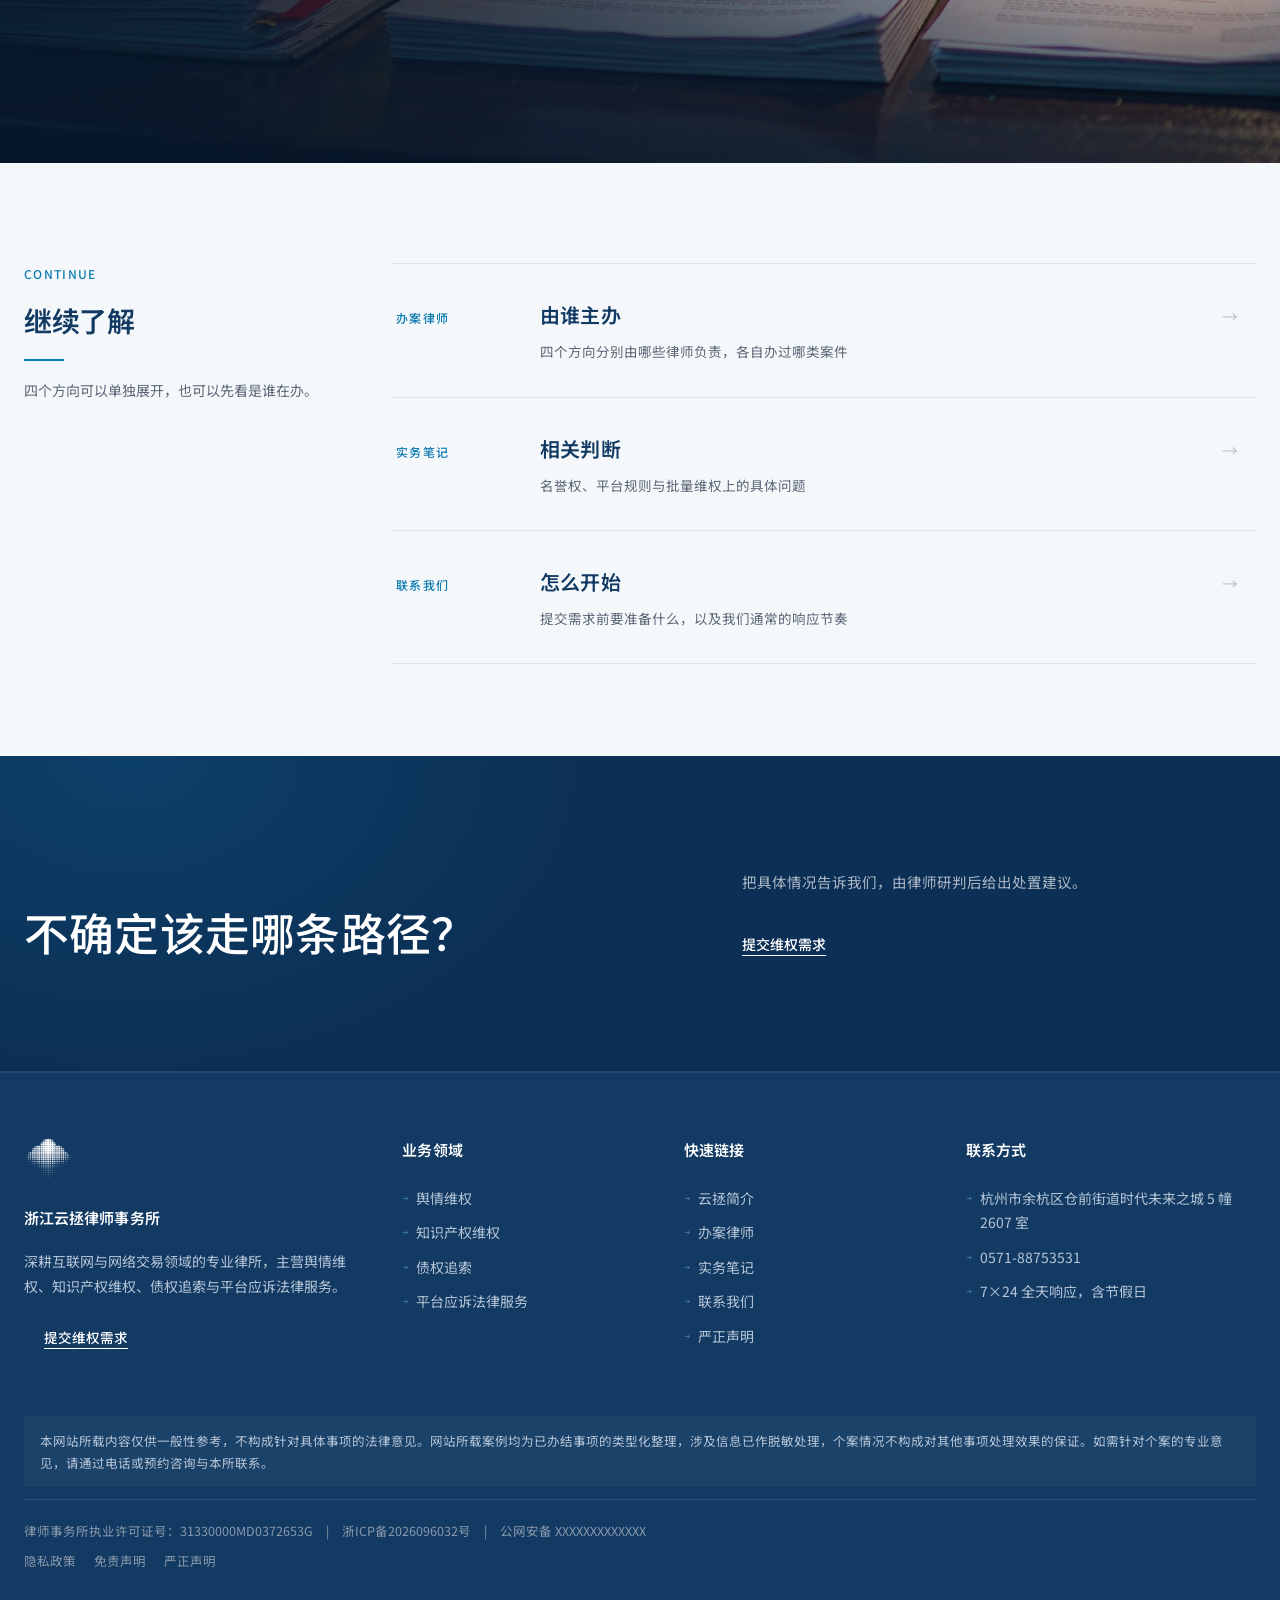
<file: practice.html>
<!DOCTYPE html>
<html lang="zh-CN" data-page-motion="fade">
<head>
<meta charset="UTF-8">
<meta name="viewport" content="width=device-width, initial-scale=1">
<title>业务领域 | 浙江云拯律师事务所</title>
<meta name="description" content="舆情维权、知识产权维权、债权追索与平台应诉四大业务方向，覆盖从线索发现到处置落地的全流程。">
<meta property="og:type" content="website">
<meta property="og:site_name" content="浙江云拯律师事务所">
<meta property="og:locale" content="zh_CN">
<meta property="og:title" content="业务领域 | 浙江云拯律师事务所">
<meta property="og:description" content="舆情维权、知识产权维权、债权追索与平台应诉四大业务方向的完整介绍。">
<meta property="og:url" content="https://loylee486-cloud.github.io/yunzheng-law-demo/practice.html">
<meta property="og:image" content="https://loylee486-cloud.github.io/yunzheng-law-demo/assets/logo.png">
<link rel="icon" type="image/png" href="assets/favicon.png">
<link rel="stylesheet" href="assets/style.css?v=20">
<link rel="preload" as="image" href="assets/img/editorial-20261118/ph-practice.jpg" fetchpriority="high">
<script type="application/ld+json">
{
  "@context": "https://schema.org",
  "@graph": [
    {
      "@type": "LegalService",
      "@id": "https://loylee486-cloud.github.io/yunzheng-law-demo/#org",
      "name": "浙江云拯律师事务所",
      "alternateName": "ZHEJIANG YUNZHENG LAW FIRM",
      "url": "https://loylee486-cloud.github.io/yunzheng-law-demo/",
      "logo": "https://loylee486-cloud.github.io/yunzheng-law-demo/assets/logo.png",
      "image": "https://loylee486-cloud.github.io/yunzheng-law-demo/assets/logo.png",
      "description": "深耕互联网与网络交易领域的律师事务所，主营舆情维权、知识产权维权、债权追索与平台应诉法律服务。",
      "address": {
        "@type": "PostalAddress",
        "streetAddress": "仓前街道时代未来之城5幢2607室",
        "addressLocality": "杭州市",
        "addressRegion": "浙江省",
        "addressCountry": "CN"
      },
      "telephone": "+86-571-88753531",
      "areaServed": {
        "@type": "Country",
        "name": "中国"
      },
      "knowsAbout": [
        "网络名誉权维权",
        "网络侵权投诉",
        "舆情维权",
        "商标权维权",
        "著作权维权",
        "知识产权维权",
        "债权追索",
        "民间借贷纠纷",
        "货款追索",
        "合同欠款诉讼",
        "财产保全与强制执行",
        "平台治理应诉",
        "电商平台应诉法律服务"
      ]
    }
  ]
}
</script>
<link rel="stylesheet" href="assets/interactions.css?v=18">
<link rel="stylesheet" href="assets/refinement.css?v=2">
</head>
<body>
<div class="topbar">
  <div class="wrap">
    <span><i class="dot"></i>浙江云拯律师事务所</span>
    <span class="right"><a href="#">严正声明</a><a href="#">EN</a></span>
  </div>
</div>

<header class="nav">
  <div class="wrap">
    <a href="index.html" class="brand">
      <span class="mark"><img src="assets/logo.png" alt="浙江云拯律师事务所"></span>
      <span>
        <span class="name">浙江云拯律师事务所</span>
        <span class="sub">ZHEJIANG YUNZHENG LAW FIRM</span>
      </span>
    </a>
    <nav class="menu">
      <a href="index.html">首页</a>
      <a href="about.html">云拯简介</a>
<div class="has-sub">
        <a href="practice.html" class="on">业务领域<i class="car" aria-hidden="true"></i></a>
        <div class="submenu">
          <a href="practice.html" class="sm-item cur"><b>业务领域总览</b><span>主要方向与办理方式</span></a>
          <a href="practice-yuqing.html" class="sm-item"><b>01　舆情维权</b><span>网络名誉与商誉侵权处置</span></a>
          <a href="practice-ip.html" class="sm-item"><b>02　知识产权维权</b><span>商标、著作、专利权与不正当竞争</span></a>
          <a href="practice-zhaiquan.html" class="sm-item"><b>03　债权追索</b><span>借贷、货款与合同欠款的追索处置</span></a>
          <a href="practice-platform.html" class="sm-item"><b>04　平台应诉法律服务</b><span>为平台方提供应诉代理</span></a>
        </div>
      </div>
      <a href="team.html">办案律师</a>
      <a href="insights.html">实务笔记</a>
      <a href="contact.html">联系我们</a>
    </nav>
    <div class="nav-cta">
      <a href="tel:057188753531" class="tel">0571-88753531</a>
      <a href="contact.html" class="btn btn-gold">提交维权需求</a>
      <button type="button" class="burger" id="burger">菜单</button>
    </div>
  </div>
</header>
<div class="subnav"><div class="wrap">  <a href="practice.html" class="on">业务总览</a>
  <a href="practice-yuqing.html">舆情维权</a>
  <a href="practice-ip.html">知识产权维权</a>
  <a href="practice-zhaiquan.html">债权追索</a>
  <a href="practice-platform.html">平台应诉法律服务</a>
</div></div>

<section class="page-hero has-photo">
  <div class="ph-media"><img src="assets/img/editorial-20261118/ph-practice.jpg" alt="" fetchpriority="high" decoding="async"></div>
  <div class="wrap">
    <div class="crumb"><a href="index.html">首页</a><em>/</em>业务领域</div>
    <h1 style="margin-top:14px">业务领域</h1>
    <p>我们以网络空间的侵权与争议、民商事债权债务处置为主要业务，下列四个方向是目前的办案主体，均由具备相应实务经验的律师主办，可依据实际情形组合适用。</p>
  </div>
</section>

<section class="blk sec-deep">
  <div class="wrap">
    <div class="blk-head">
      <span class="eyebrow-sm">Service chain</span>
      <h2>全流程服务链条</h2>
      <p>从发现到处置一条链走到底，客户只需提供线索，后续全流程托管。</p>
    </div>
    <div class="lay-steps">
        <div class="st"><span class="st-no">01</span><span class="st-b"><b>线索发现与证据固定</b><span>全网监测与人工核验，锁定原发来源并按风险分级，在被删除前完成取证</span></span></div>
        <div class="st"><span class="st-no">02</span><span class="st-b"><b>投诉发函</b><span>研判侵权内容，以平台投诉为主，视情形发送律师函</span></span></div>
        <div class="st"><span class="st-no">03</span><span class="st-b"><b>调解</b><span>对接法院与调解机构，批量推送、快速触达侵权方</span></span></div>
        <div class="st"><span class="st-no">04</span><span class="st-b"><b>诉讼</b><span>管辖确定、立案起诉、庭审应对与判决执行</span></span></div>
        <div class="st"><span class="st-no">05</span><span class="st-b"><b>行政投诉</b><span>协助向行政主管部门投诉，请求介入调查、依法处罚</span></span></div>
        <div class="st"><span class="st-no">06</span><span class="st-b"><b>刑事报案</b><span>针对黑公关与组织化恶意传播，固定证据链，依法推动刑事程序</span></span></div>
      </div>
  </div>
</section>

<section class="blk blk-soft">
  <div class="wrap">
    <div class="blk-head">
      <span class="eyebrow-sm">Four practices</span>
      <h2>四大业务方向</h2>
    </div>
    <div class="lay-zig">
      <a href="practice-yuqing.html" class="zg">
        <span class="zg-no">01</span>
        <div class="zg-b"><em>REPUTATION</em><b>舆情维权</b><p>针对网络平台上的诽谤、侮辱、捏造不实信息等名誉与商誉侵权，快速遏制负面信息扩散。</p>
          <span class="zg-tags"><i>舆情监测</i><i>投诉发函</i><i>调解诉讼</i><i>行政投诉</i><i>刑事报案</i></span>
        </div>
        <span class="zg-arw">→</span>
      </a>
      <a href="practice-ip.html" class="zg">
        <span class="zg-no">02</span>
        <div class="zg-b"><em>IP</em><b>知识产权维权</b><p>针对商标、著作权、专利、商业秘密及外观设计等侵权情形，提供全流程处置。</p>
          <span class="zg-tags"><i>侵权监测</i><i>投诉发函</i><i>调解诉讼</i><i>行政投诉</i><i>刑事打击</i></span>
        </div>
        <span class="zg-arw">→</span>
      </a>
      <a href="practice-zhaiquan.html" class="zg">
        <span class="zg-no">03</span>
        <div class="zg-b"><em>DEBT</em><b>债权追索</b><p>针对借贷、货款、工程款与合同欠款等到期债权，提供从凭证核对、催告保全到诉讼执行的全流程追索。</p>
          <span class="zg-tags"><i>债权核对</i><i>催告函告</i><i>支付令</i><i>诉讼保全</i><i>强制执行</i></span>
        </div>
        <span class="zg-arw">→</span>
      </a>
      <a href="practice-platform.html" class="zg">
        <span class="zg-no">04</span>
        <div class="zg-b"><em>PLATFORM</em><b>平台应诉法律服务</b><p>成为平台的规则治理伙伴，而不只是应诉外包方。</p>
          <span class="zg-tags"><i>全流程应诉代理</i><i>庭前撤诉促成</i><i>规则优化建议</i><i>风险预警与台账</i><i>结算与进度管理</i></span>
        </div>
        <span class="zg-arw">→</span>
      </a>
    </div>
  </div>
</section>

<section class="ab-quote has-photo">
  <img class="qbg" src="assets/img/band-office.jpg" alt="" loading="lazy">
  <div class="wrap">
    <blockquote>真正难的往往不是<em>找到那条侵权内容</em>，而是让它在平台、行政与司法三个层面都被认定为侵权。</blockquote>
    <div class="qsrc">—— 我们对网络侵权处置的基本判断</div>
  </div>
</section>

<section class="blk">
  <div class="wrap">
    <div class="lay-side">
      <div class="side-h">
        <span class="eyebrow-sm">Why us</span>
        <h2>服务优势</h2>
        <div class="rule"></div>
        <p>与市场同类服务的差异，集中在"全流程、一体化、可量化"三点。</p>
      </div>
      <div class="side-b">
        <div class="side-grid" style="display:grid;grid-template-columns:1fr 1fr;gap:0 40px">
        <div class="sb"><b>全链路处置</b><p>监测＋投诉＋发函＋取证＋诉讼衔接，维权路径不局限于单一手段</p></div>
        <div class="sb"><b>处置落到实地</b><p>法律研判与调查取证同步推进，处置动作落到平台、行政与司法各环节</p></div>
        <div class="sb"><b>响应不中断</b><p>节假日正常响应，特殊时间节点 24 小时待命，律师函节假日可盖章</p></div>
        <div class="sb"><b>结果可追溯</b><p>全流程台账管理，进度与结果可核算、可复盘、可追责</p></div>
        <div class="sb"><b>熟悉平台规则</b><p>长期对接主流平台，紧跟平台规则变化更新投诉方案</p></div>
        <div class="sb"><b>追索侵权源头</b><p>不只处理表层内容，亦向传播组织者与上游生产销售主体追索</p></div>
        <div class="sb"><b>规模化交付</b><p>覆盖平台治理主要领域，批量承接、统一交付，熟悉同步／异步／线下开庭，集中排期亦不延误</p></div>
        <div class="sb"><b>规则反哺</b><p>逐案比对处罚逻辑与公示规则，提前预警高风险案件，从源头降低诉讼总量</p></div>
        </div>
      </div>
    </div>
  </div>
</section>

<section class="pb">
  <div class="pb-media"><img src="assets/img/band-meet.jpg" alt="" loading="lazy"></div>
  <div class="wrap">
    <span class="eyebrow-sm">How a case moves</span>
    <h2>一件事常<em>横跨两个方向</em>。</h2>
    <div class="pb-facts">
      <div><b>先定性质</b><span>是侵权、违约，还是平台治理问题</span></div>
      <div><b>再定路径</b><span>投诉、发函、调解、诉讼选其一</span></div>
      <div><b>最后定人</b><span>由同一组律师跟到结案</span></div>
    </div>
  </div>
</section>

<section class="next-band">
  <div class="wrap">
    <div class="nb-grid">
      <div class="nb-aside">
        <span class="eyebrow-sm">Continue</span>
        <h2>继续了解</h2>
        <p>四个方向可以单独展开，也可以先看是谁在办。</p>
      </div>
      <div class="nb-list">
          <a class="nb-item" href="team.html">
            <span class="nb-k">办案律师</span>
            <span><b>由谁主办</b><span class="nb-d">四个方向分别由哪些律师负责，各自办过哪类案件</span></span>
            <span class="nb-arw">→</span>
          </a>
          <a class="nb-item" href="insights.html">
            <span class="nb-k">实务笔记</span>
            <span><b>相关判断</b><span class="nb-d">名誉权、平台规则与批量维权上的具体问题</span></span>
            <span class="nb-arw">→</span>
          </a>
          <a class="nb-item" href="contact.html">
            <span class="nb-k">联系我们</span>
            <span><b>怎么开始</b><span class="nb-d">提交需求前要准备什么，以及我们通常的响应节奏</span></span>
            <span class="nb-arw">→</span>
          </a>
      </div>
    </div>
  </div>
</section>

<section class="cta-band">
  <div class="wrap">
    <div>
      <h3>不确定该走哪条路径？</h3>
      <p>把具体情况告诉我们，由律师研判后给出处置建议。</p>
    </div>
    <div class="acts">
      <a href="contact.html" class="btn btn-gold">提交维权需求</a>
    </div>
  </div>
</section>

<footer>
  <div class="wrap">
    <div class="foot-grid">
      <div>
        <img src="assets/logo-white.png" alt="" style="width:48px;height:auto;margin-bottom:18px">
        <h4>浙江云拯律师事务所</h4>
        <p>深耕互联网与网络交易领域的专业律所，主营舆情维权、知识产权维权、债权追索与平台应诉法律服务。</p>
        <div style="margin-top:18px"><a href="contact.html" class="btn btn-line" style="padding:9px 20px;font-size:13.5px">提交维权需求</a></div>
      </div>
      <div>
        <h4>业务领域</h4>
        <ul>
          <li><a href="practice-yuqing.html">舆情维权</a></li>
          <li><a href="practice-ip.html">知识产权维权</a></li>
          <li><a href="practice-zhaiquan.html">债权追索</a></li>
          <li><a href="practice-platform.html">平台应诉法律服务</a></li>
        </ul>
      </div>
      <div>
        <h4>快速链接</h4>
        <ul>
          <li><a href="about.html">云拯简介</a></li>
          <li><a href="team.html">办案律师</a></li>
          <li><a href="insights.html">实务笔记</a></li>
          <li><a href="contact.html">联系我们</a></li>
          <li><a href="#">严正声明</a></li>
        </ul>
      </div>
      <div>
        <h4>联系方式</h4>
        <ul>
          <li>杭州市余杭区仓前街道时代未来之城 5 幢 2607 室</li>
          <li><a href="tel:057188753531">0571-88753531</a></li>
          <li>7×24 全天响应，含节假日</li>
        </ul>
      </div>
    </div>
    <div class="disclaimer">本网站所载内容仅供一般性参考，不构成针对具体事项的法律意见。网站所载案例均为已办结事项的类型化整理，涉及信息已作脱敏处理，个案情况不构成对其他事项处理效果的保证。如需针对个案的专业意见，请通过电话或预约咨询与本所联系。</div>
    <div class="foot-b">
      <div>律师事务所执业许可证号：31330000MD0372653G　|　<a href="https://beian.miit.gov.cn/" target="_blank" rel="noopener">浙ICP备2026096032号</a>　|　公网安备 XXXXXXXXXXXXX</div>
      <div class="links"><a href="privacy.html">隐私政策</a><a href="disclaimer.html">免责声明</a><a href="#">严正声明</a></div>
    </div>
  </div>
</footer>

<div class="mbar">
  <a href="tel:057188753531" class="c1">拨打电话</a>
  <a href="contact.html" class="c2">提交需求</a>
</div>

<script src="assets/main.js?v=19"></script>
<script src="assets/interactions.js?v=10"></script>
</body>
</html>
</file>
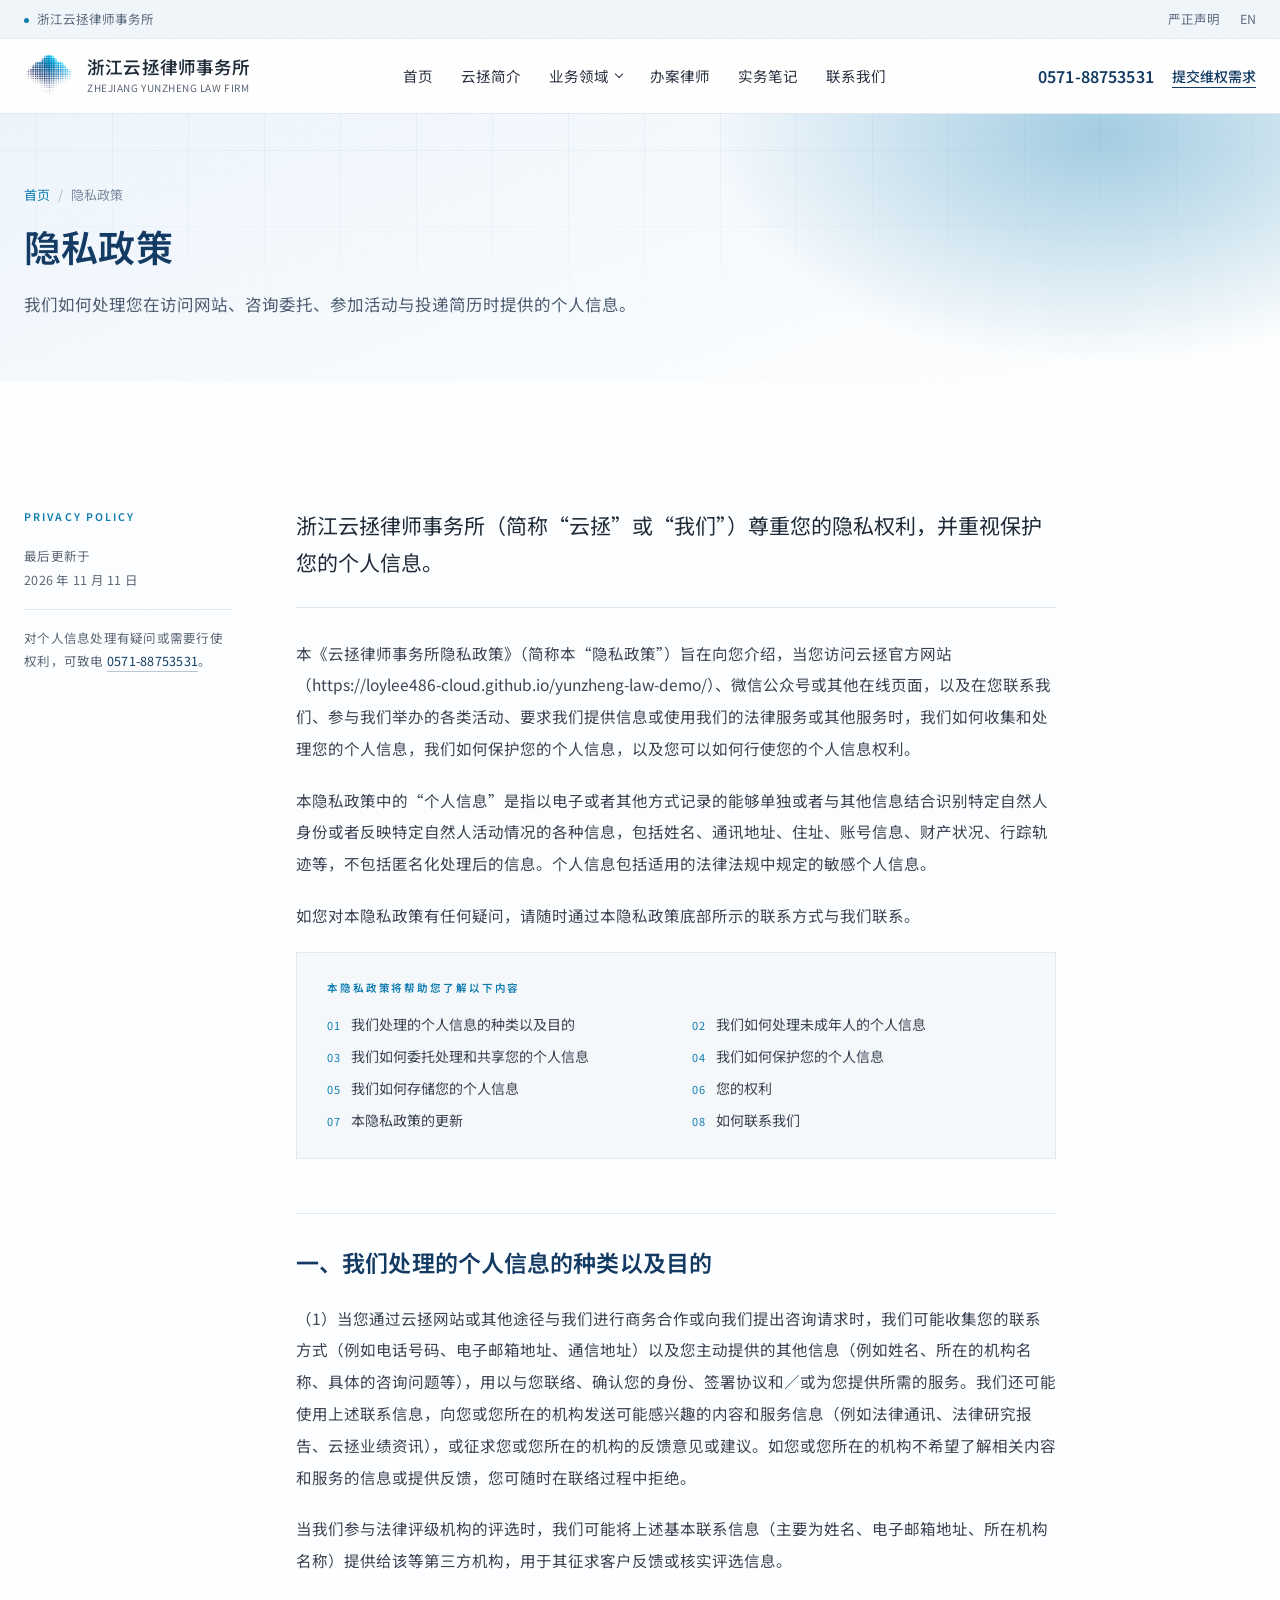
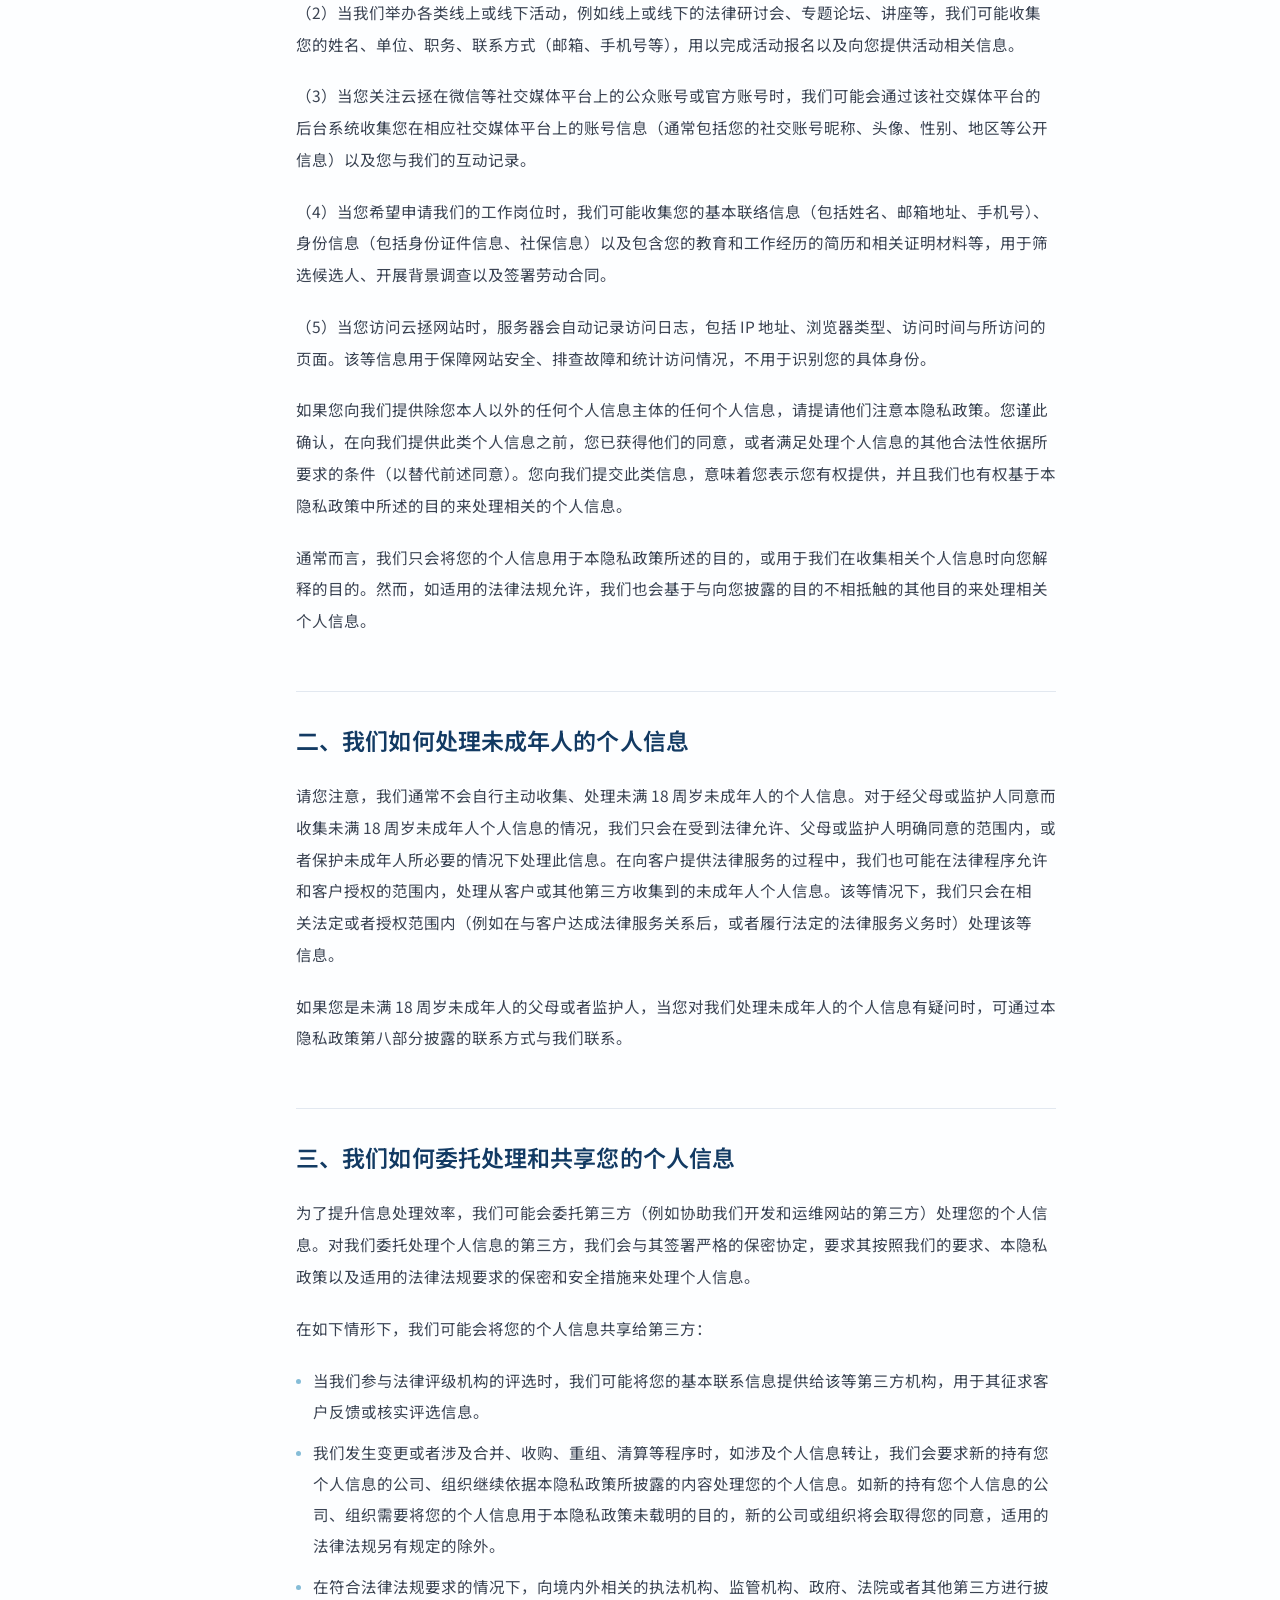
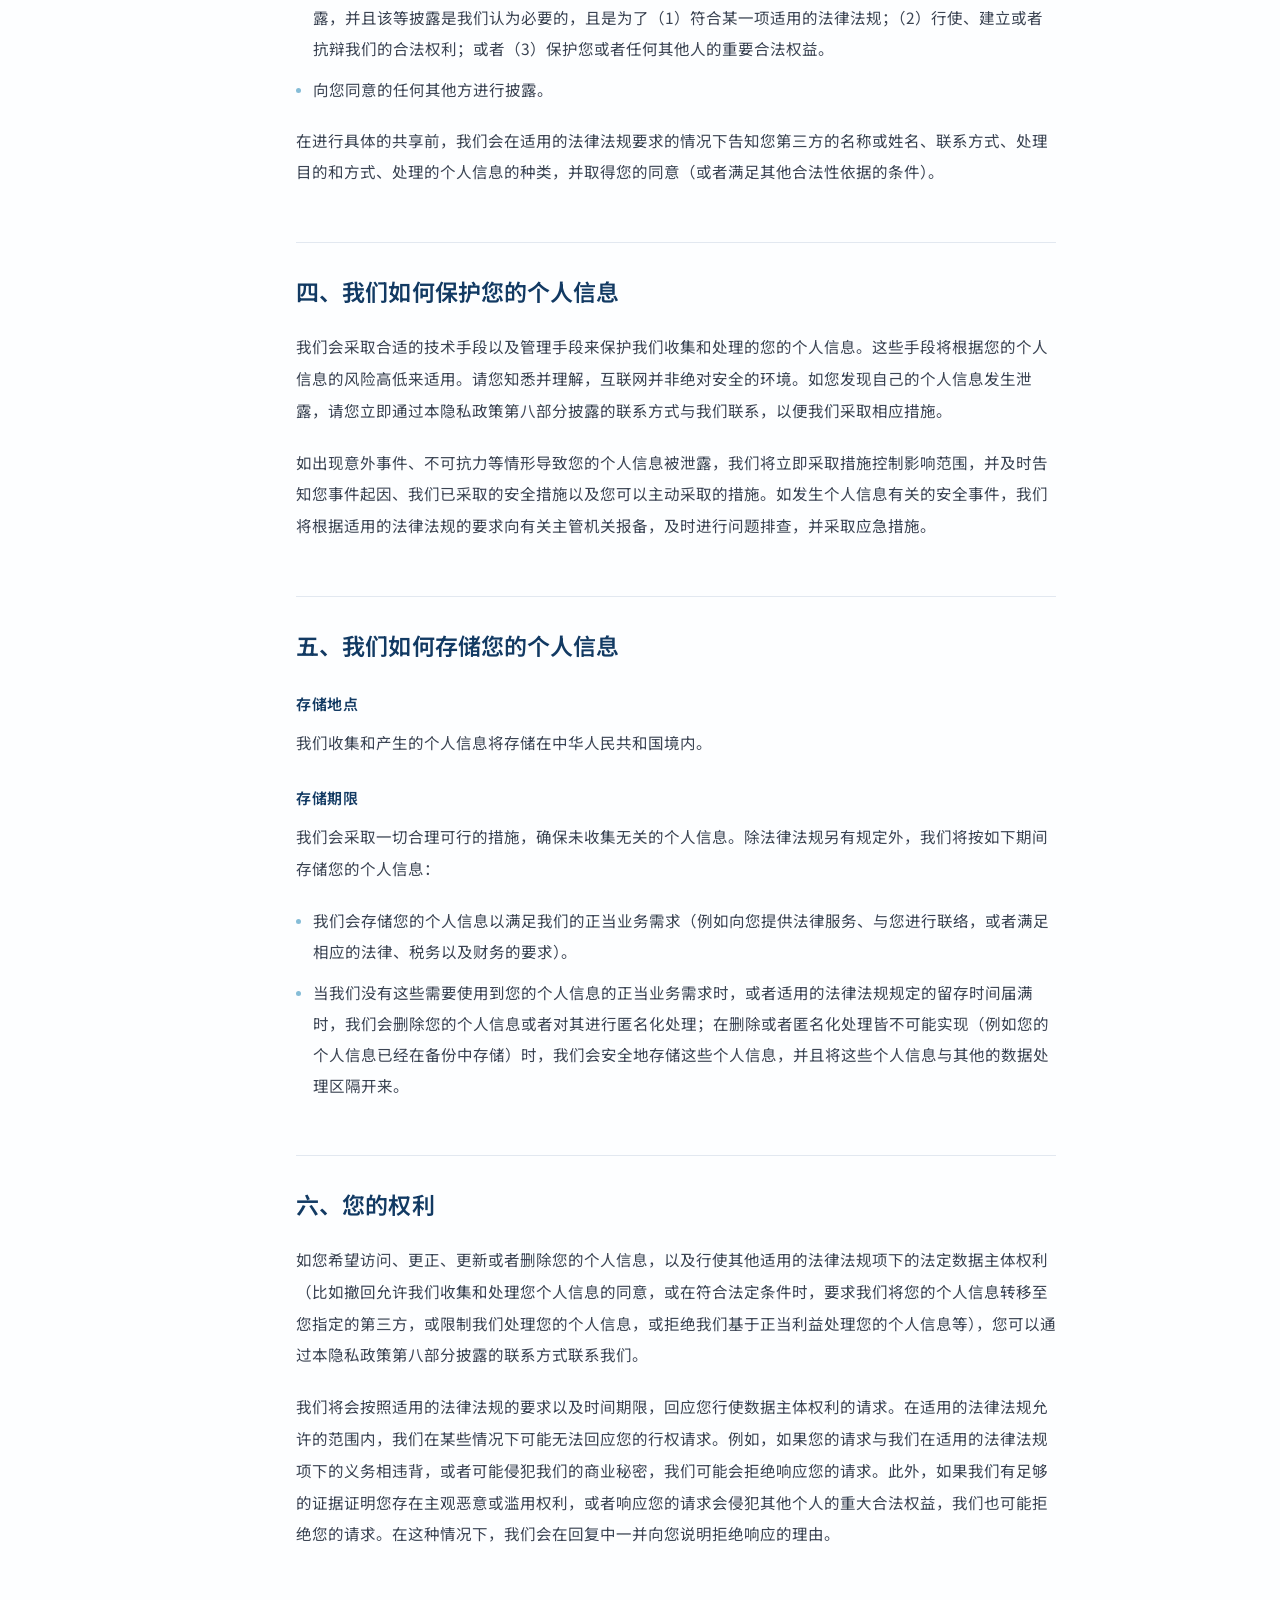
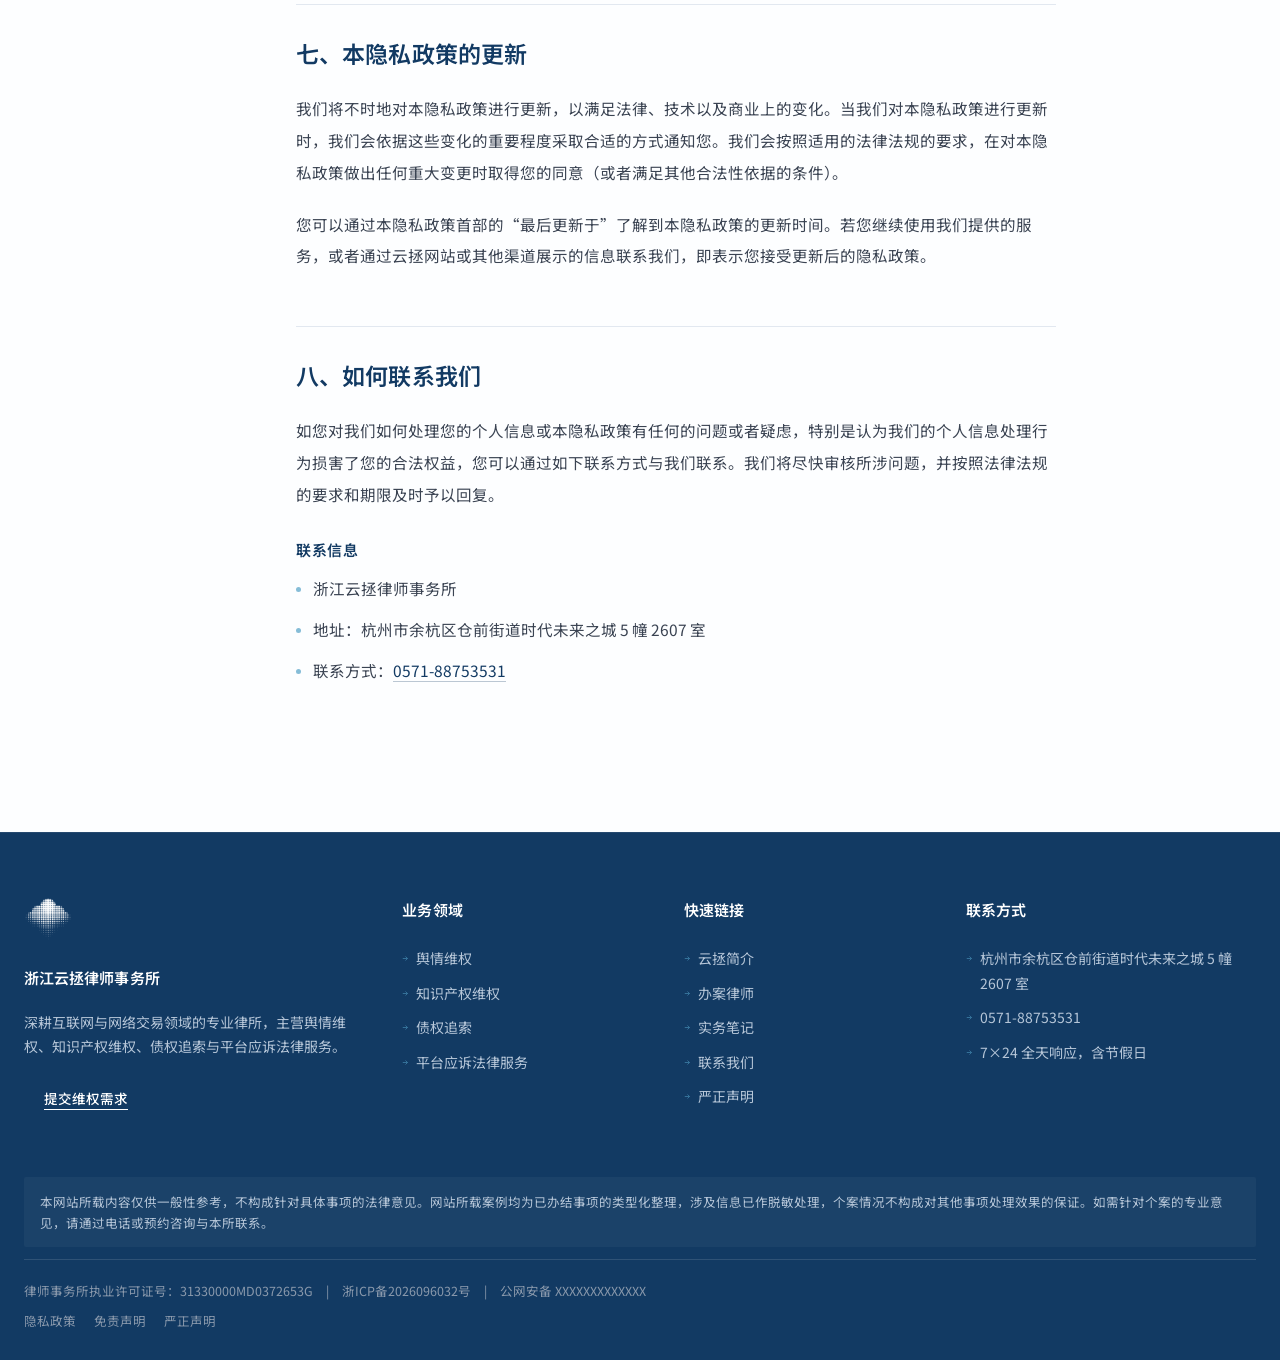
<file: privacy.html>
<!DOCTYPE html>
<html lang="zh-CN" data-page-motion="legal">
<head>
<meta charset="UTF-8">
<meta name="viewport" content="width=device-width, initial-scale=1">
<title>隐私政策 | 浙江云拯律师事务所</title>
<meta name="description" content="浙江云拯律师事务所隐私政策：说明我们在您访问网站、咨询委托、参加活动或投递简历时如何收集、使用、存储和保护您的个人信息，以及您可以如何行使相关权利。">
<meta property="og:type" content="website">
<meta property="og:site_name" content="浙江云拯律师事务所">
<meta property="og:locale" content="zh_CN">
<meta property="og:title" content="隐私政策 | 浙江云拯律师事务所">
<meta property="og:description" content="我们如何收集、使用、存储和保护您的个人信息，以及您可以如何行使相关权利。">
<meta property="og:url" content="https://loylee486-cloud.github.io/yunzheng-law-demo/privacy.html">
<meta property="og:image" content="https://loylee486-cloud.github.io/yunzheng-law-demo/assets/logo.png">
<link rel="icon" type="image/png" href="assets/favicon.png">
<link rel="stylesheet" href="assets/style.css?v=20">
<script type="application/ld+json">
{
  "@context": "https://schema.org",
  "@type": "WebPage",
  "name": "隐私政策",
  "url": "https://loylee486-cloud.github.io/yunzheng-law-demo/privacy.html",
  "description": "浙江云拯律师事务所隐私政策：个人信息的收集与处理、未成年人信息、委托处理与共享、保护与存储、您的权利及联系方式。",
  "dateModified": "2026-11-11",
  "isPartOf": {
    "@type": "WebSite",
    "name": "浙江云拯律师事务所",
    "url": "https://loylee486-cloud.github.io/yunzheng-law-demo/"
  },
  "publisher": {
    "@type": "LegalService",
    "name": "浙江云拯律师事务所",
    "url": "https://loylee486-cloud.github.io/yunzheng-law-demo/"
  }
}
</script>
<link rel="stylesheet" href="assets/interactions.css?v=18">
<link rel="stylesheet" href="assets/refinement.css?v=2">
</head>
<body>
<div class="topbar">
  <div class="wrap">
    <span><i class="dot"></i>浙江云拯律师事务所</span>
    <span class="right"><a href="#">严正声明</a><a href="#">EN</a></span>
  </div>
</div>

<header class="nav">
  <div class="wrap">
    <a href="index.html" class="brand">
      <span class="mark"><img src="assets/logo.png" alt="浙江云拯律师事务所"></span>
      <span>
        <span class="name">浙江云拯律师事务所</span>
        <span class="sub">ZHEJIANG YUNZHENG LAW FIRM</span>
      </span>
    </a>
    <nav class="menu">
      <a href="index.html">首页</a>
      <a href="about.html">云拯简介</a>
<div class="has-sub">
        <a href="practice.html">业务领域<i class="car" aria-hidden="true"></i></a>
        <div class="submenu">
          <a href="practice.html" class="sm-item"><b>业务领域总览</b><span>主要方向与办理方式</span></a>
          <a href="practice-yuqing.html" class="sm-item"><b>01　舆情维权</b><span>网络名誉与商誉侵权处置</span></a>
          <a href="practice-ip.html" class="sm-item"><b>02　知识产权维权</b><span>商标、著作、专利权与不正当竞争</span></a>
          <a href="practice-zhaiquan.html" class="sm-item"><b>03　债权追索</b><span>借贷、货款与合同欠款的追索处置</span></a>
          <a href="practice-platform.html" class="sm-item"><b>04　平台应诉法律服务</b><span>为平台方提供应诉代理</span></a>
        </div>
      </div>
      <a href="team.html">办案律师</a>
      <a href="insights.html">实务笔记</a>
      <a href="contact.html">联系我们</a>
    </nav>
    <div class="nav-cta">
      <a href="tel:057188753531" class="tel">0571-88753531</a>
      <a href="contact.html" class="btn btn-gold">提交维权需求</a>
      <button type="button" class="burger" id="burger">菜单</button>
    </div>
  </div>
</header>

<section class="page-hero">
  <div class="wrap">
    <div class="crumb"><a href="index.html">首页</a><em>/</em>隐私政策</div>
    <h1>隐私政策</h1>
    <p>我们如何处理您在访问网站、咨询委托、参加活动与投递简历时提供的个人信息。</p>
  </div>
</section>

<section class="blk">
  <div class="wrap">
    <div class="legal-grid">
      <aside class="legal-aside">
        <span class="k">Privacy Policy</span>
        <span>最后更新于<br>2026 年 11 月 11 日</span>
        <span class="q">对个人信息处理有疑问或需要行使权利，可致电 <a href="tel:057188753531">0571-88753531</a>。</span>
      </aside>
      <div class="legal-doc">
        <p class="lede">浙江云拯律师事务所（简称“云拯”或“我们”）尊重您的隐私权利，并重视保护您的个人信息。</p>
        <p>本《云拯律师事务所隐私政策》（简称本“隐私政策”）旨在向您介绍，当您访问云拯官方网站（https://loylee486-cloud.github.io/yunzheng-law-demo/）、微信公众号或其他在线页面，以及在您联系我们、参与我们举办的各类活动、要求我们提供信息或使用我们的法律服务或其他服务时，我们如何收集和处理您的个人信息，我们如何保护您的个人信息，以及您可以如何行使您的个人信息权利。</p>
        <p>本隐私政策中的“个人信息”是指以电子或者其他方式记录的能够单独或者与其他信息结合识别特定自然人身份或者反映特定自然人活动情况的各种信息，包括姓名、通讯地址、住址、账号信息、财产状况、行踪轨迹等，不包括匿名化处理后的信息。个人信息包括适用的法律法规中规定的敏感个人信息。</p>
        <p>如您对本隐私政策有任何疑问，请随时通过本隐私政策底部所示的联系方式与我们联系。</p>

        <div class="legal-toc">
          <b>本隐私政策将帮助您了解以下内容</b>
          <ol>
            <li><a href="#s1">我们处理的个人信息的种类以及目的</a></li>
            <li><a href="#s2">我们如何处理未成年人的个人信息</a></li>
            <li><a href="#s3">我们如何委托处理和共享您的个人信息</a></li>
            <li><a href="#s4">我们如何保护您的个人信息</a></li>
            <li><a href="#s5">我们如何存储您的个人信息</a></li>
            <li><a href="#s6">您的权利</a></li>
            <li><a href="#s7">本隐私政策的更新</a></li>
            <li><a href="#s8">如何联系我们</a></li>
          </ol>
        </div>

        <h2 id="s1">一、我们处理的个人信息的种类以及目的</h2>
        <p>（1）当您通过云拯网站或其他途径与我们进行商务合作或向我们提出咨询请求时，我们可能收集您的联系方式（例如电话号码、电子邮箱地址、通信地址）以及您主动提供的其他信息（例如姓名、所在的机构名称、具体的咨询问题等），用以与您联络、确认您的身份、签署协议和／或为您提供所需的服务。我们还可能使用上述联系信息，向您或您所在的机构发送可能感兴趣的内容和服务信息（例如法律通讯、法律研究报告、云拯业绩资讯），或征求您或您所在的机构的反馈意见或建议。如您或您所在的机构不希望了解相关内容和服务的信息或提供反馈，您可随时在联络过程中拒绝。</p>
        <p>当我们参与法律评级机构的评选时，我们可能将上述基本联系信息（主要为姓名、电子邮箱地址、所在机构名称）提供给该等第三方机构，用于其征求客户反馈或核实评选信息。</p>
        <p>（2）当我们举办各类线上或线下活动，例如线上或线下的法律研讨会、专题论坛、讲座等，我们可能收集您的姓名、单位、职务、联系方式（邮箱、手机号等），用以完成活动报名以及向您提供活动相关信息。</p>
        <p>（3）当您关注云拯在微信等社交媒体平台上的公众账号或官方账号时，我们可能会通过该社交媒体平台的后台系统收集您在相应社交媒体平台上的账号信息（通常包括您的社交账号昵称、头像、性别、地区等公开信息）以及您与我们的互动记录。</p>
        <p>（4）当您希望申请我们的工作岗位时，我们可能收集您的基本联络信息（包括姓名、邮箱地址、手机号）、身份信息（包括身份证件信息、社保信息）以及包含您的教育和工作经历的简历和相关证明材料等，用于筛选候选人、开展背景调查以及签署劳动合同。</p>
        <p>（5）当您访问云拯网站时，服务器会自动记录访问日志，包括 IP 地址、浏览器类型、访问时间与所访问的页面。该等信息用于保障网站安全、排查故障和统计访问情况，不用于识别您的具体身份。</p>
        <p>如果您向我们提供除您本人以外的任何个人信息主体的任何个人信息，请提请他们注意本隐私政策。您谨此确认，在向我们提供此类个人信息之前，您已获得他们的同意，或者满足处理个人信息的其他合法性依据所要求的条件（以替代前述同意）。您向我们提交此类信息，意味着您表示您有权提供，并且我们也有权基于本隐私政策中所述的目的来处理相关的个人信息。</p>
        <p>通常而言，我们只会将您的个人信息用于本隐私政策所述的目的，或用于我们在收集相关个人信息时向您解释的目的。然而，如适用的法律法规允许，我们也会基于与向您披露的目的不相抵触的其他目的来处理相关个人信息。</p>

        <h2 id="s2">二、我们如何处理未成年人的个人信息</h2>
        <p>请您注意，我们通常不会自行主动收集、处理未满 18 周岁未成年人的个人信息。对于经父母或监护人同意而收集未满 18 周岁未成年人个人信息的情况，我们只会在受到法律允许、父母或监护人明确同意的范围内，或者保护未成年人所必要的情况下处理此信息。在向客户提供法律服务的过程中，我们也可能在法律程序允许和客户授权的范围内，处理从客户或其他第三方收集到的未成年人个人信息。该等情况下，我们只会在相关法定或者授权范围内（例如在与客户达成法律服务关系后，或者履行法定的法律服务义务时）处理该等信息。</p>
        <p>如果您是未满 18 周岁未成年人的父母或者监护人，当您对我们处理未成年人的个人信息有疑问时，可通过本隐私政策第八部分披露的联系方式与我们联系。</p>

        <h2 id="s3">三、我们如何委托处理和共享您的个人信息</h2>
        <p>为了提升信息处理效率，我们可能会委托第三方（例如协助我们开发和运维网站的第三方）处理您的个人信息。对我们委托处理个人信息的第三方，我们会与其签署严格的保密协定，要求其按照我们的要求、本隐私政策以及适用的法律法规要求的保密和安全措施来处理个人信息。</p>
        <p>在如下情形下，我们可能会将您的个人信息共享给第三方：</p>
        <ul>
          <li>当我们参与法律评级机构的评选时，我们可能将您的基本联系信息提供给该等第三方机构，用于其征求客户反馈或核实评选信息。</li>
          <li>我们发生变更或者涉及合并、收购、重组、清算等程序时，如涉及个人信息转让，我们会要求新的持有您个人信息的公司、组织继续依据本隐私政策所披露的内容处理您的个人信息。如新的持有您个人信息的公司、组织需要将您的个人信息用于本隐私政策未载明的目的，新的公司或组织将会取得您的同意，适用的法律法规另有规定的除外。</li>
          <li>在符合法律法规要求的情况下，向境内外相关的执法机构、监管机构、政府、法院或者其他第三方进行披露，并且该等披露是我们认为必要的，且是为了（1）符合某一项适用的法律法规；（2）行使、建立或者抗辩我们的合法权利；或者（3）保护您或者任何其他人的重要合法权益。</li>
          <li>向您同意的任何其他方进行披露。</li>
        </ul>
        <p>在进行具体的共享前，我们会在适用的法律法规要求的情况下告知您第三方的名称或姓名、联系方式、处理目的和方式、处理的个人信息的种类，并取得您的同意（或者满足其他合法性依据的条件）。</p>

        <h2 id="s4">四、我们如何保护您的个人信息</h2>
        <p>我们会采取合适的技术手段以及管理手段来保护我们收集和处理的您的个人信息。这些手段将根据您的个人信息的风险高低来适用。请您知悉并理解，互联网并非绝对安全的环境。如您发现自己的个人信息发生泄露，请您立即通过本隐私政策第八部分披露的联系方式与我们联系，以便我们采取相应措施。</p>
        <p>如出现意外事件、不可抗力等情形导致您的个人信息被泄露，我们将立即采取措施控制影响范围，并及时告知您事件起因、我们已采取的安全措施以及您可以主动采取的措施。如发生个人信息有关的安全事件，我们将根据适用的法律法规的要求向有关主管机关报备，及时进行问题排查，并采取应急措施。</p>

        <h2 id="s5">五、我们如何存储您的个人信息</h2>
        <h3>存储地点</h3>
        <p>我们收集和产生的个人信息将存储在中华人民共和国境内。</p>
        <h3>存储期限</h3>
        <p>我们会采取一切合理可行的措施，确保未收集无关的个人信息。除法律法规另有规定外，我们将按如下期间存储您的个人信息：</p>
        <ul>
          <li>我们会存储您的个人信息以满足我们的正当业务需求（例如向您提供法律服务、与您进行联络，或者满足相应的法律、税务以及财务的要求）。</li>
          <li>当我们没有这些需要使用到您的个人信息的正当业务需求时，或者适用的法律法规规定的留存时间届满时，我们会删除您的个人信息或者对其进行匿名化处理；在删除或者匿名化处理皆不可能实现（例如您的个人信息已经在备份中存储）时，我们会安全地存储这些个人信息，并且将这些个人信息与其他的数据处理区隔开来。</li>
        </ul>

        <h2 id="s6">六、您的权利</h2>
        <p>如您希望访问、更正、更新或者删除您的个人信息，以及行使其他适用的法律法规项下的法定数据主体权利（比如撤回允许我们收集和处理您个人信息的同意，或在符合法定条件时，要求我们将您的个人信息转移至您指定的第三方，或限制我们处理您的个人信息，或拒绝我们基于正当利益处理您的个人信息等），您可以通过本隐私政策第八部分披露的联系方式联系我们。</p>
        <p>我们将会按照适用的法律法规的要求以及时间期限，回应您行使数据主体权利的请求。在适用的法律法规允许的范围内，我们在某些情况下可能无法回应您的行权请求。例如，如果您的请求与我们在适用的法律法规项下的义务相违背，或者可能侵犯我们的商业秘密，我们可能会拒绝响应您的请求。此外，如果我们有足够的证据证明您存在主观恶意或滥用权利，或者响应您的请求会侵犯其他个人的重大合法权益，我们也可能拒绝您的请求。在这种情况下，我们会在回复中一并向您说明拒绝响应的理由。</p>

        <h2 id="s7">七、本隐私政策的更新</h2>
        <p>我们将不时地对本隐私政策进行更新，以满足法律、技术以及商业上的变化。当我们对本隐私政策进行更新时，我们会依据这些变化的重要程度采取合适的方式通知您。我们会按照适用的法律法规的要求，在对本隐私政策做出任何重大变更时取得您的同意（或者满足其他合法性依据的条件）。</p>
        <p>您可以通过本隐私政策首部的“最后更新于”了解到本隐私政策的更新时间。若您继续使用我们提供的服务，或者通过云拯网站或其他渠道展示的信息联系我们，即表示您接受更新后的隐私政策。</p>

        <h2 id="s8">八、如何联系我们</h2>
        <p>如您对我们如何处理您的个人信息或本隐私政策有任何的问题或者疑虑，特别是认为我们的个人信息处理行为损害了您的合法权益，您可以通过如下联系方式与我们联系。我们将尽快审核所涉问题，并按照法律法规的要求和期限及时予以回复。</p>
        <h3>联系信息</h3>
        <ul>
          <li>浙江云拯律师事务所</li>
          <li>地址：杭州市余杭区仓前街道时代未来之城 5 幢 2607 室</li>
          <li>联系方式：<a href="tel:057188753531">0571-88753531</a></li>
        </ul>
      </div>
    </div>
  </div>
</section>

<footer>
  <div class="wrap">
    <div class="foot-grid">
      <div>
        <img src="assets/logo-white.png" alt="" style="width:48px;height:auto;margin-bottom:18px">
        <h4>浙江云拯律师事务所</h4>
        <p>深耕互联网与网络交易领域的专业律所，主营舆情维权、知识产权维权、债权追索与平台应诉法律服务。</p>
        <div style="margin-top:18px"><a href="contact.html" class="btn btn-line" style="padding:9px 20px;font-size:13.5px">提交维权需求</a></div>
      </div>
      <div>
        <h4>业务领域</h4>
        <ul>
          <li><a href="practice-yuqing.html">舆情维权</a></li>
          <li><a href="practice-ip.html">知识产权维权</a></li>
          <li><a href="practice-zhaiquan.html">债权追索</a></li>
          <li><a href="practice-platform.html">平台应诉法律服务</a></li>
        </ul>
      </div>
      <div>
        <h4>快速链接</h4>
        <ul>
          <li><a href="about.html">云拯简介</a></li>
          <li><a href="team.html">办案律师</a></li>
          <li><a href="insights.html">实务笔记</a></li>
          <li><a href="contact.html">联系我们</a></li>
          <li><a href="#">严正声明</a></li>
        </ul>
      </div>
      <div>
        <h4>联系方式</h4>
        <ul>
          <li>杭州市余杭区仓前街道时代未来之城 5 幢 2607 室</li>
          <li><a href="tel:057188753531">0571-88753531</a></li>
          <li>7×24 全天响应，含节假日</li>
        </ul>
      </div>
    </div>
    <div class="disclaimer">本网站所载内容仅供一般性参考，不构成针对具体事项的法律意见。网站所载案例均为已办结事项的类型化整理，涉及信息已作脱敏处理，个案情况不构成对其他事项处理效果的保证。如需针对个案的专业意见，请通过电话或预约咨询与本所联系。</div>
    <div class="foot-b">
      <div>律师事务所执业许可证号：31330000MD0372653G　|　<a href="https://beian.miit.gov.cn/" target="_blank" rel="noopener">浙ICP备2026096032号</a>　|　公网安备 XXXXXXXXXXXXX</div>
      <div class="links"><a href="privacy.html">隐私政策</a><a href="disclaimer.html">免责声明</a><a href="#">严正声明</a></div>
    </div>
  </div>
</footer>

<div class="mbar">
  <a href="tel:057188753531" class="c1">拨打电话</a>
  <a href="contact.html" class="c2">提交需求</a>
</div>

<script src="assets/main.js?v=19"></script>
<script src="assets/interactions.js?v=10"></script>
</body>
</html>
</file>
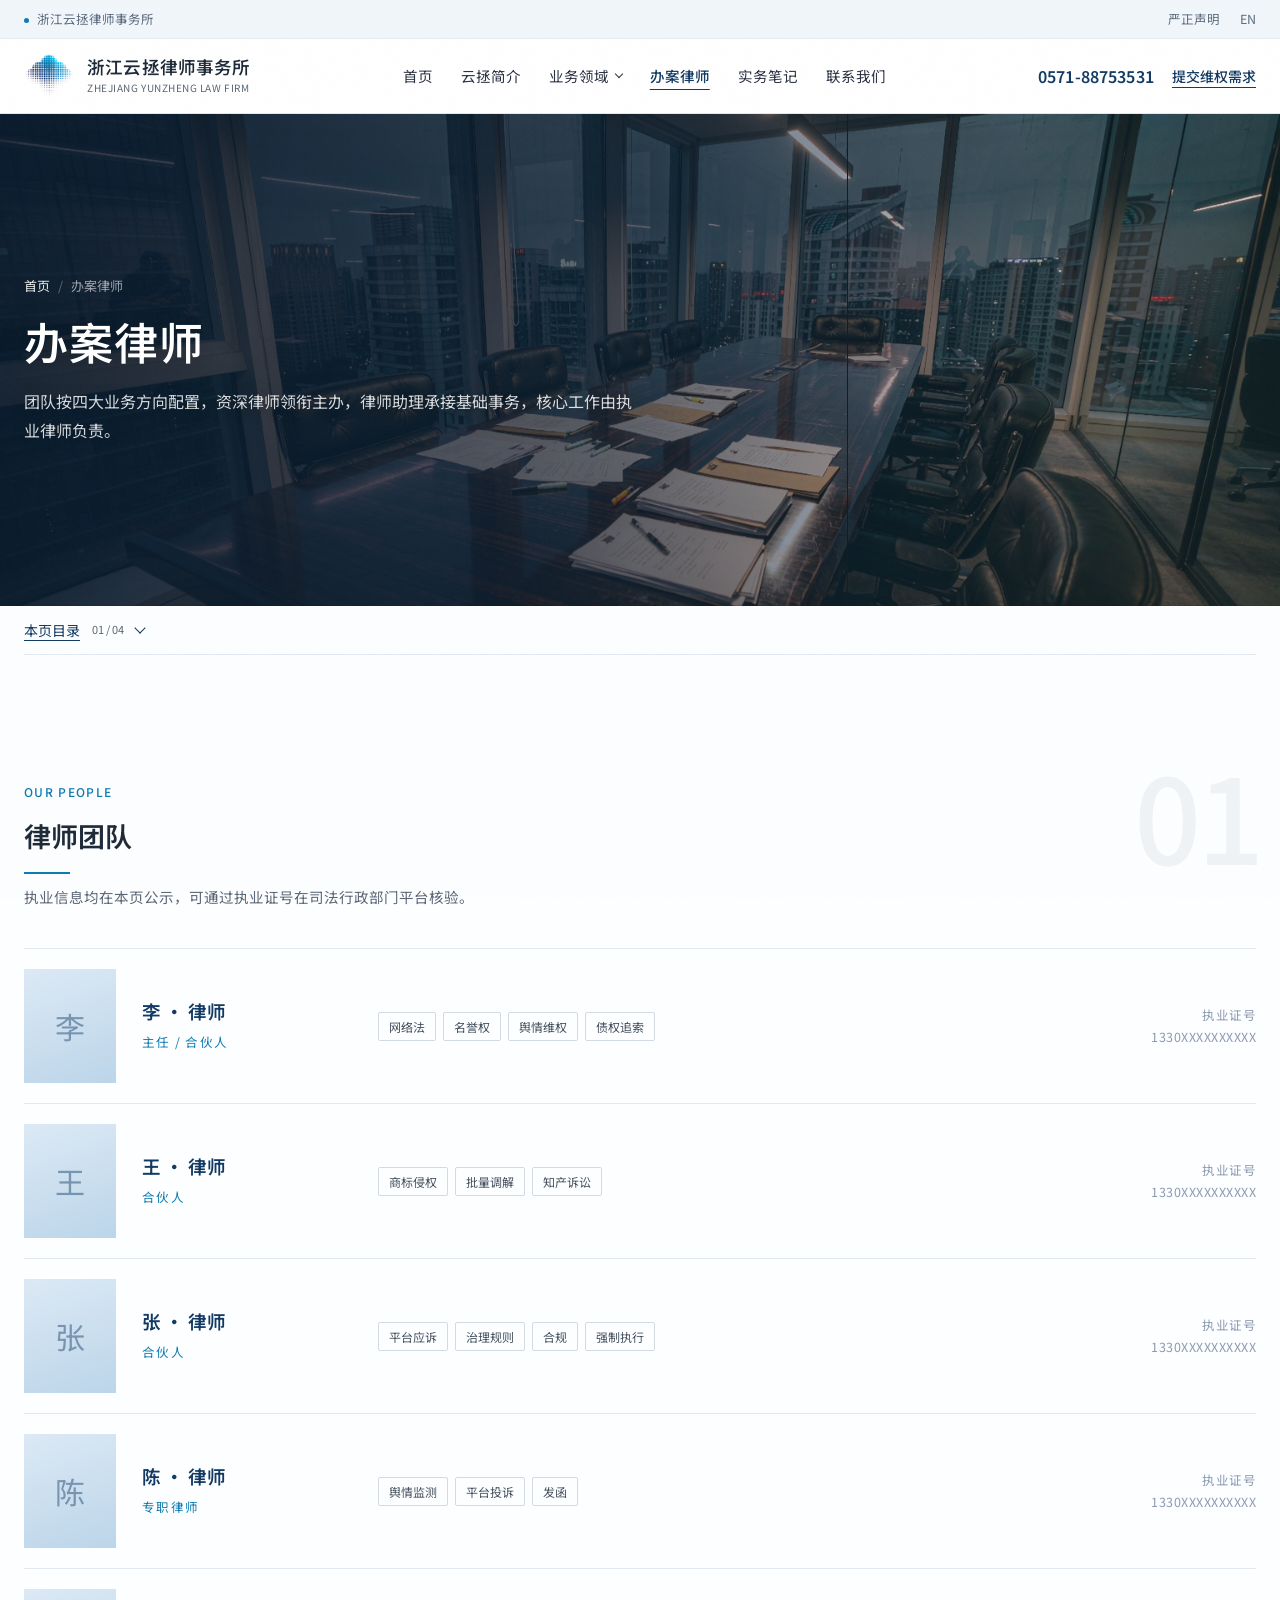
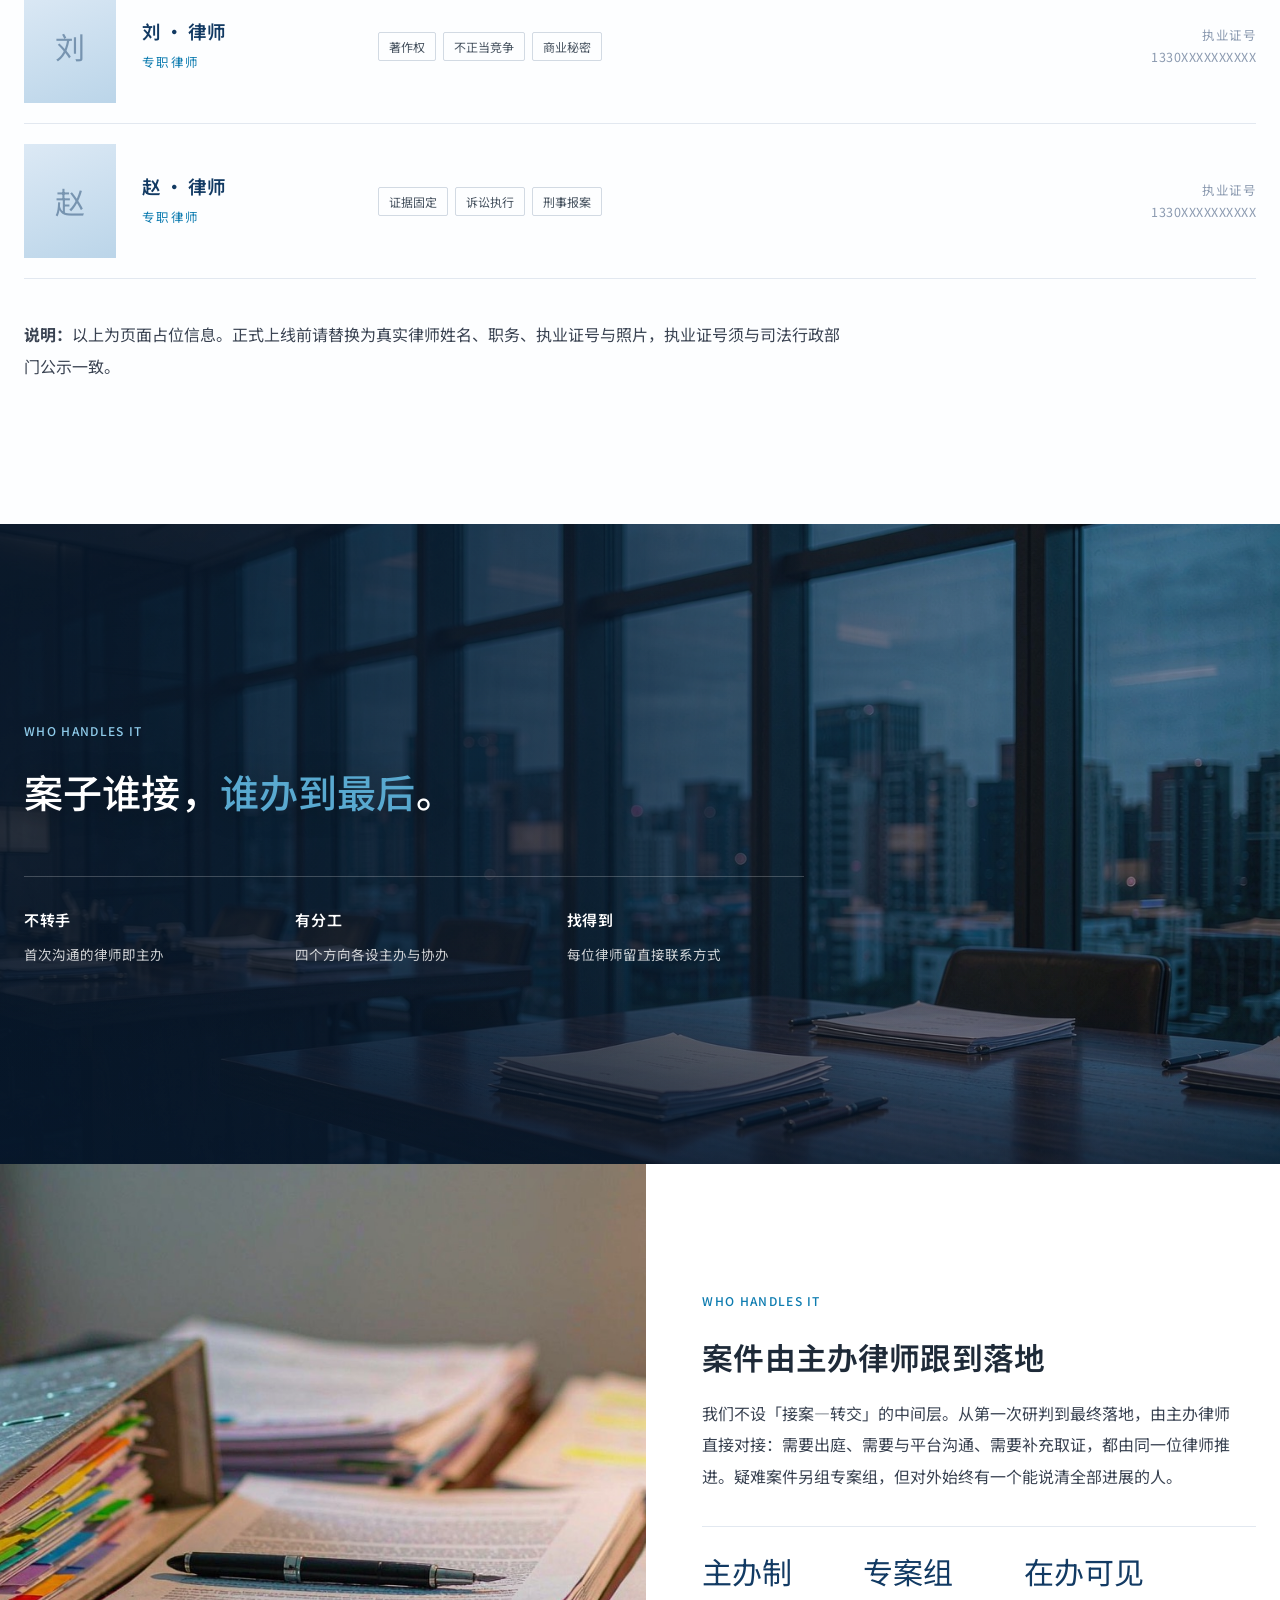
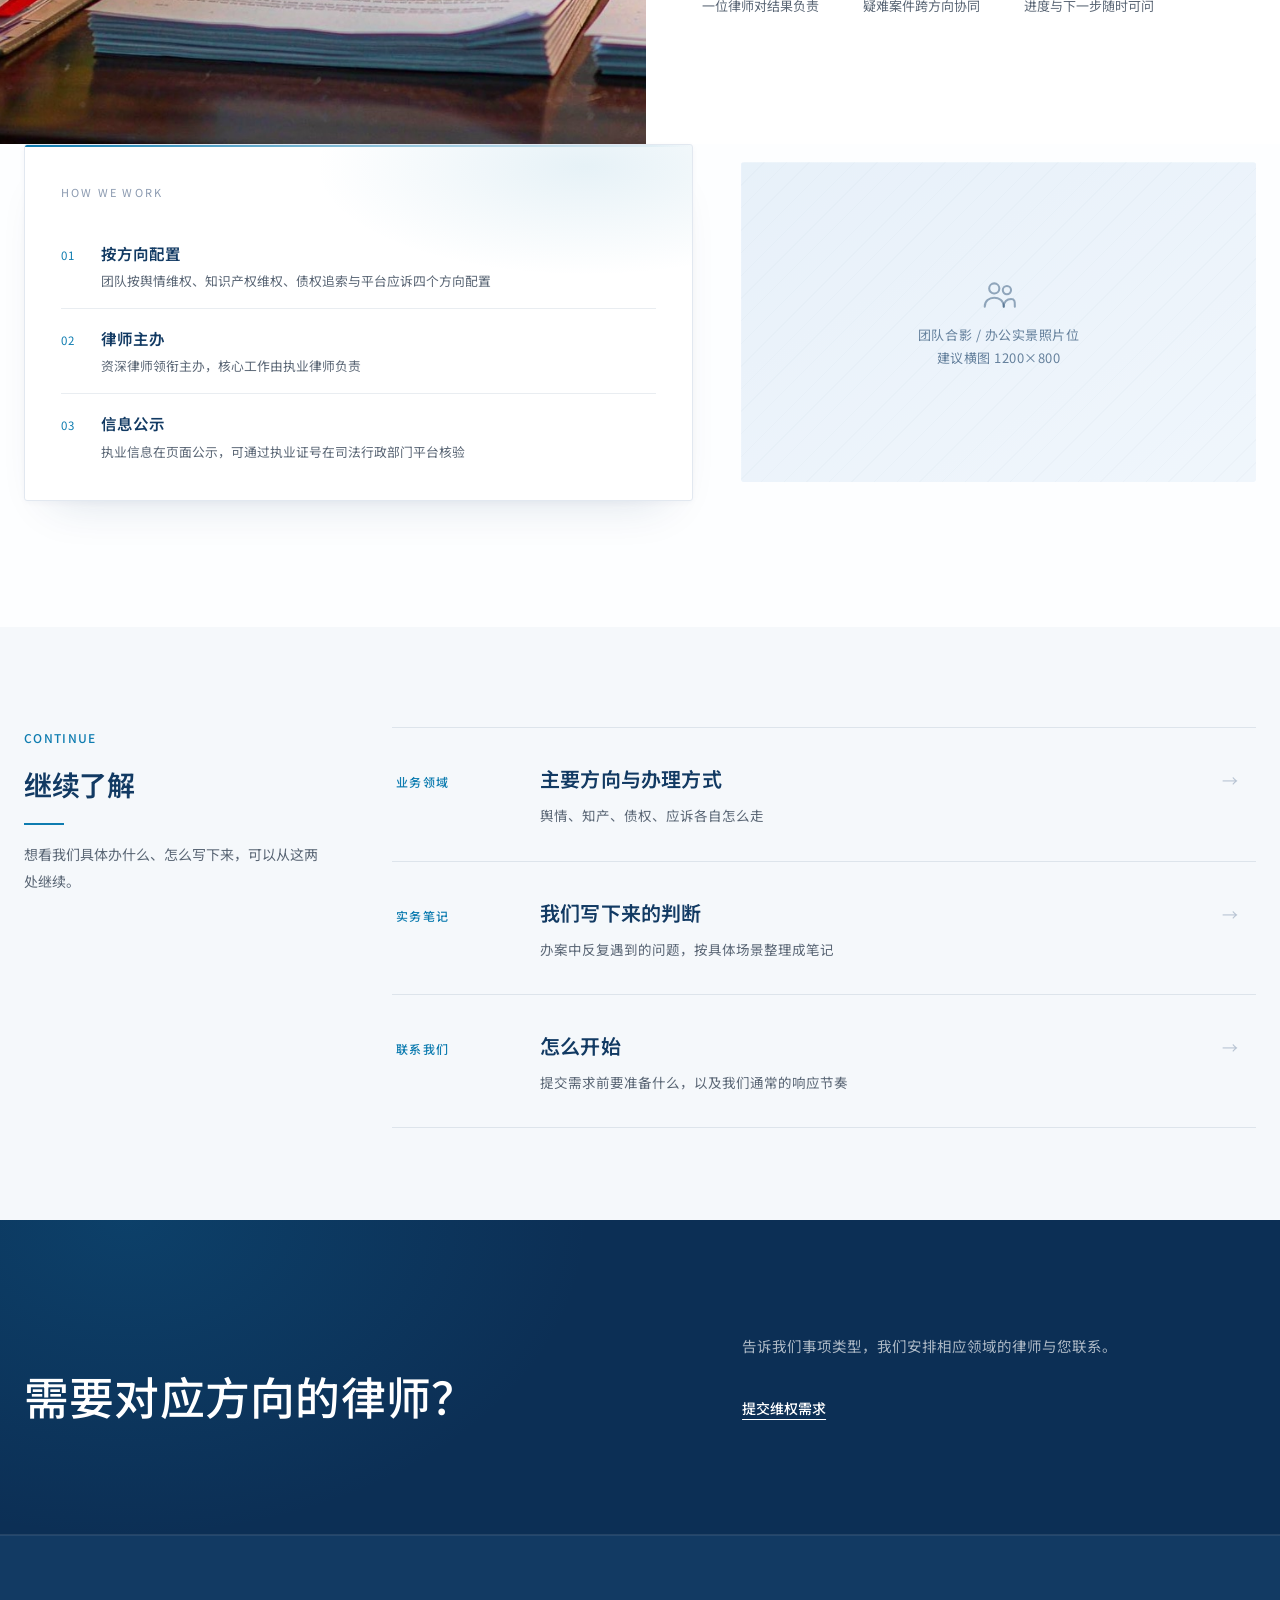
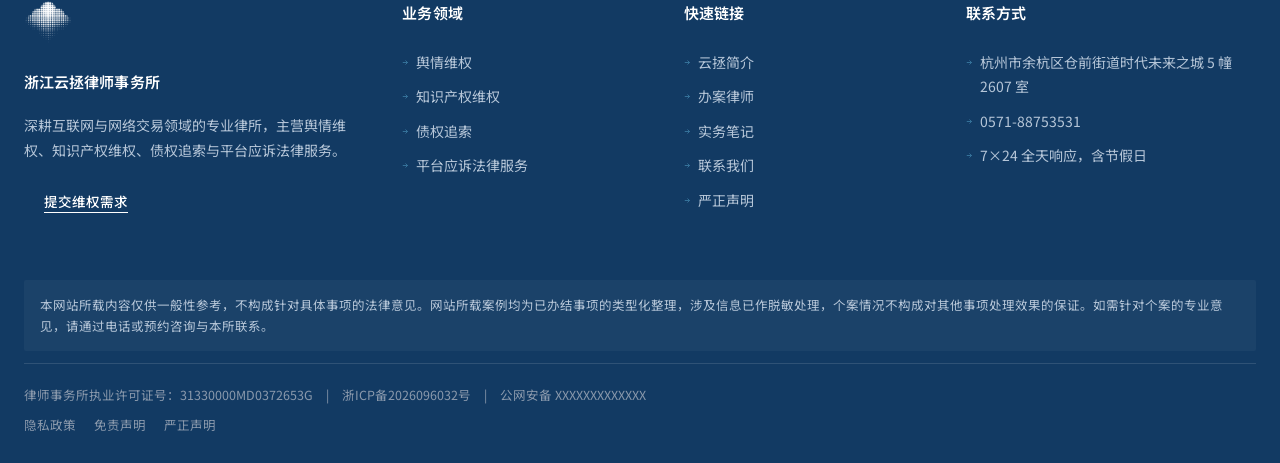
<file: team.html>
<!DOCTYPE html>
<html lang="zh-CN" data-page-motion="fade">
<head>
<meta charset="UTF-8">
<meta name="viewport" content="width=device-width, initial-scale=1">
<title>办案律师 | 浙江云拯律师事务所</title>
<meta name="description" content="浙江云拯律师事务所律师团队，按舆情维权、知识产权维权、债权追索与平台应诉四大方向配置，执业信息公示可核验。">
<meta property="og:type" content="website">
<meta property="og:site_name" content="浙江云拯律师事务所">
<meta property="og:locale" content="zh_CN">
<meta property="og:title" content="办案律师 | 浙江云拯律师事务所">
<meta property="og:description" content="浙江云拯律师事务所执业律师团队与执业信息公示。">
<meta property="og:url" content="https://loylee486-cloud.github.io/yunzheng-law-demo/team.html">
<meta property="og:image" content="https://loylee486-cloud.github.io/yunzheng-law-demo/assets/logo.png">
<link rel="icon" type="image/png" href="assets/favicon.png">
<link rel="stylesheet" href="assets/style.css?v=20">
<link rel="preload" as="image" href="assets/img/ph-team.jpg" fetchpriority="high">
<script type="application/ld+json">
{
  "@context": "https://schema.org",
  "@graph": [
    {
      "@type": "LegalService",
      "@id": "https://loylee486-cloud.github.io/yunzheng-law-demo/#org",
      "name": "浙江云拯律师事务所",
      "alternateName": "ZHEJIANG YUNZHENG LAW FIRM",
      "url": "https://loylee486-cloud.github.io/yunzheng-law-demo/",
      "logo": "https://loylee486-cloud.github.io/yunzheng-law-demo/assets/logo.png",
      "image": "https://loylee486-cloud.github.io/yunzheng-law-demo/assets/logo.png",
      "description": "深耕互联网与网络交易领域的律师事务所，主营舆情维权、知识产权维权、债权追索与平台应诉法律服务。",
      "address": {
        "@type": "PostalAddress",
        "streetAddress": "仓前街道时代未来之城5幢2607室",
        "addressLocality": "杭州市",
        "addressRegion": "浙江省",
        "addressCountry": "CN"
      },
      "telephone": "+86-571-88753531",
      "areaServed": {
        "@type": "Country",
        "name": "中国"
      },
      "knowsAbout": [
        "网络名誉权维权",
        "网络侵权投诉",
        "舆情维权",
        "商标权维权",
        "著作权维权",
        "知识产权维权",
        "债权追索",
        "民间借贷纠纷",
        "货款追索",
        "合同欠款诉讼",
        "财产保全与强制执行",
        "平台治理应诉",
        "电商平台应诉法律服务"
      ]
    }
  ]
}
</script>
<link rel="stylesheet" href="assets/interactions.css?v=18">
<link rel="stylesheet" href="assets/refinement.css?v=2">
</head>
<body>
<div class="topbar">
  <div class="wrap">
    <span><i class="dot"></i>浙江云拯律师事务所</span>
    <span class="right"><a href="#">严正声明</a><a href="#">EN</a></span>
  </div>
</div>

<header class="nav">
  <div class="wrap">
    <a href="index.html" class="brand">
      <span class="mark"><img src="assets/logo.png" alt="浙江云拯律师事务所"></span>
      <span>
        <span class="name">浙江云拯律师事务所</span>
        <span class="sub">ZHEJIANG YUNZHENG LAW FIRM</span>
      </span>
    </a>
    <nav class="menu">
      <a href="index.html">首页</a>
      <a href="about.html">云拯简介</a>
<div class="has-sub">
        <a href="practice.html">业务领域<i class="car" aria-hidden="true"></i></a>
        <div class="submenu">
          <a href="practice.html" class="sm-item"><b>业务领域总览</b><span>主要方向与办理方式</span></a>
          <a href="practice-yuqing.html" class="sm-item"><b>01　舆情维权</b><span>网络名誉与商誉侵权处置</span></a>
          <a href="practice-ip.html" class="sm-item"><b>02　知识产权维权</b><span>商标、著作、专利权与不正当竞争</span></a>
          <a href="practice-zhaiquan.html" class="sm-item"><b>03　债权追索</b><span>借贷、货款与合同欠款的追索处置</span></a>
          <a href="practice-platform.html" class="sm-item"><b>04　平台应诉法律服务</b><span>为平台方提供应诉代理</span></a>
        </div>
      </div>
      <a href="team.html" class="on">办案律师</a>
      <a href="insights.html">实务笔记</a>
      <a href="contact.html">联系我们</a>
    </nav>
    <div class="nav-cta">
      <a href="tel:057188753531" class="tel">0571-88753531</a>
      <a href="contact.html" class="btn btn-gold">提交维权需求</a>
      <button type="button" class="burger" id="burger">菜单</button>
    </div>
  </div>
</header>


<section class="page-hero has-photo">
  <div class="ph-media"><img src="assets/img/ph-team.jpg" alt="" fetchpriority="high" decoding="async"></div>
  <div class="wrap">
    <div class="crumb"><a href="index.html">首页</a><em>/</em>办案律师</div>
    <h1 style="margin-top:14px">办案律师</h1>
    <p>团队按四大业务方向配置，资深律师领衔主办，律师助理承接基础事务，核心工作由执业律师负责。</p>
  </div>
</section>

<section class="blk">
  <div class="wrap">
    <div class="blk-head">
      <span class="eyebrow-sm">Our people</span>
      <h2>律师团队</h2>
      <p>执业信息均在本页公示，可通过执业证号在司法行政部门平台核验。</p>
    </div>
    <div class="lay-roster">
      <div class="ro">
        <div class="ro-ph">李</div>
        <div class="ro-n"><b>李 · 律师</b><span>主任 / 合伙人</span></div>
        <div class="ro-x"><em>网络法</em><em>名誉权</em><em>舆情维权</em><em>债权追索</em></div>
        <div class="ro-c">执业证号 1330XXXXXXXXXX</div>
      </div>
      <div class="ro">
        <div class="ro-ph">王</div>
        <div class="ro-n"><b>王 · 律师</b><span>合伙人</span></div>
        <div class="ro-x"><em>商标侵权</em><em>批量调解</em><em>知产诉讼</em></div>
        <div class="ro-c">执业证号 1330XXXXXXXXXX</div>
      </div>
      <div class="ro">
        <div class="ro-ph">张</div>
        <div class="ro-n"><b>张 · 律师</b><span>合伙人</span></div>
        <div class="ro-x"><em>平台应诉</em><em>治理规则</em><em>合规</em><em>强制执行</em></div>
        <div class="ro-c">执业证号 1330XXXXXXXXXX</div>
      </div>
      <div class="ro">
        <div class="ro-ph">陈</div>
        <div class="ro-n"><b>陈 · 律师</b><span>专职律师</span></div>
        <div class="ro-x"><em>舆情监测</em><em>平台投诉</em><em>发函</em></div>
        <div class="ro-c">执业证号 1330XXXXXXXXXX</div>
      </div>
      <div class="ro">
        <div class="ro-ph">刘</div>
        <div class="ro-n"><b>刘 · 律师</b><span>专职律师</span></div>
        <div class="ro-x"><em>著作权</em><em>不正当竞争</em><em>商业秘密</em></div>
        <div class="ro-c">执业证号 1330XXXXXXXXXX</div>
      </div>
      <div class="ro">
        <div class="ro-ph">赵</div>
        <div class="ro-n"><b>赵 · 律师</b><span>专职律师</span></div>
        <div class="ro-x"><em>证据固定</em><em>诉讼执行</em><em>刑事报案</em></div>
        <div class="ro-c">执业证号 1330XXXXXXXXXX</div>
      </div>
    </div>
    <div class="prose" style="margin-top:40px;max-width:820px">
      <p><b>说明：</b>以上为页面占位信息。正式上线前请替换为真实律师姓名、职务、执业证号与照片，执业证号须与司法行政部门公示一致。</p>
    </div>
  </div>
</section>

<section class="pb">
  <div class="pb-media"><img src="assets/img/hero-2.jpg" alt="" loading="lazy"></div>
  <div class="wrap">
    <span class="eyebrow-sm">Who handles it</span>
    <h2>案子谁接，<em>谁办到最后</em>。</h2>
    <div class="pb-facts">
      <div><b>不转手</b><span>首次沟通的律师即主办</span></div>
      <div><b>有分工</b><span>四个方向各设主办与协办</span></div>
      <div><b>找得到</b><span>每位律师留直接联系方式</span></div>
    </div>
  </div>
</section>

<section class="ab-split rev">
  <div class="ab-grid">
    <div class="ab-txt">
      <span class="eyebrow-sm">Who handles it</span>
      <h2>案件由主办律师跟到落地</h2>
      <p class="lead">我们不设「接案—转交」的中间层。从第一次研判到最终落地，由主办律师直接对接：需要出庭、需要与平台沟通、需要补充取证，都由同一位律师推进。疑难案件另组专案组，但对外始终有一个能说清全部进展的人。</p>
      <div class="ab-facts"><div><b>主办制</b><span>一位律师对结果负责</span></div><div><b>专案组</b><span>疑难案件跨方向协同</span></div><div><b>在办可见</b><span>进度与下一步随时可问</span></div></div>
    </div>
    <div class="ab-art"><img src="assets/img/band-meet.jpg" alt="" loading="lazy"></div>
  </div>
</section>

<section class="blk" style="padding-top:0">
  <div class="wrap">
    <div class="split-grid">
      <div class="deep-card">
        <div class="cap">How we work</div>
        <ul>
          <li><i>01</i><span><b>按方向配置</b><span>团队按舆情维权、知识产权维权、债权追索与平台应诉四个方向配置</span></span></li>
          <li><i>02</i><span><b>律师主办</b><span>资深律师领衔主办，核心工作由执业律师负责</span></span></li>
          <li><i>03</i><span><b>信息公示</b><span>执业信息在页面公示，可通过执业证号在司法行政部门平台核验</span></span></li>
        </ul>
      </div>
      <div class="shot shot-wrap" style="min-height:320px">
        <svg viewBox="0 0 24 24"><circle cx="9" cy="8.5" r="3.2"/><circle cx="17" cy="9.5" r="2.6"/><path d="M3 20c0-3.6 2.7-5.6 6-5.6s6 2 6 5.6"/><path d="M15 20c0-3 2-4.8 4.6-4.8S22 17 22 20"/></svg>
        <span>团队合影 / 办公实景照片位<br>建议横图 1200×800</span>
      </div>
    </div>
  </div>
</section>

<section class="next-band">
  <div class="wrap">
    <div class="nb-grid">
      <div class="nb-aside">
        <span class="eyebrow-sm">Continue</span>
        <h2>继续了解</h2>
        <p>想看我们具体办什么、怎么写下来，可以从这两处继续。</p>
      </div>
      <div class="nb-list">
          <a class="nb-item" href="practice.html">
            <span class="nb-k">业务领域</span>
            <span><b>主要方向与办理方式</b><span class="nb-d">舆情、知产、债权、应诉各自怎么走</span></span>
            <span class="nb-arw">→</span>
          </a>
          <a class="nb-item" href="insights.html">
            <span class="nb-k">实务笔记</span>
            <span><b>我们写下来的判断</b><span class="nb-d">办案中反复遇到的问题，按具体场景整理成笔记</span></span>
            <span class="nb-arw">→</span>
          </a>
          <a class="nb-item" href="contact.html">
            <span class="nb-k">联系我们</span>
            <span><b>怎么开始</b><span class="nb-d">提交需求前要准备什么，以及我们通常的响应节奏</span></span>
            <span class="nb-arw">→</span>
          </a>
      </div>
    </div>
  </div>
</section>

<section class="cta-band">
  <div class="wrap">
    <div>
      <h3>需要对应方向的律师？</h3>
      <p>告诉我们事项类型，我们安排相应领域的律师与您联系。</p>
    </div>
    <div class="acts">
      <a href="contact.html" class="btn btn-gold">提交维权需求</a>
    </div>
  </div>
</section>

<footer>
  <div class="wrap">
    <div class="foot-grid">
      <div>
        <img src="assets/logo-white.png" alt="" style="width:48px;height:auto;margin-bottom:18px">
        <h4>浙江云拯律师事务所</h4>
        <p>深耕互联网与网络交易领域的专业律所，主营舆情维权、知识产权维权、债权追索与平台应诉法律服务。</p>
        <div style="margin-top:18px"><a href="contact.html" class="btn btn-line" style="padding:9px 20px;font-size:13.5px">提交维权需求</a></div>
      </div>
      <div>
        <h4>业务领域</h4>
        <ul>
          <li><a href="practice-yuqing.html">舆情维权</a></li>
          <li><a href="practice-ip.html">知识产权维权</a></li>
          <li><a href="practice-zhaiquan.html">债权追索</a></li>
          <li><a href="practice-platform.html">平台应诉法律服务</a></li>
        </ul>
      </div>
      <div>
        <h4>快速链接</h4>
        <ul>
          <li><a href="about.html">云拯简介</a></li>
          <li><a href="team.html">办案律师</a></li>
          <li><a href="insights.html">实务笔记</a></li>
          <li><a href="contact.html">联系我们</a></li>
          <li><a href="#">严正声明</a></li>
        </ul>
      </div>
      <div>
        <h4>联系方式</h4>
        <ul>
          <li>杭州市余杭区仓前街道时代未来之城 5 幢 2607 室</li>
          <li><a href="tel:057188753531">0571-88753531</a></li>
          <li>7×24 全天响应，含节假日</li>
        </ul>
      </div>
    </div>
    <div class="disclaimer">本网站所载内容仅供一般性参考，不构成针对具体事项的法律意见。网站所载案例均为已办结事项的类型化整理，涉及信息已作脱敏处理，个案情况不构成对其他事项处理效果的保证。如需针对个案的专业意见，请通过电话或预约咨询与本所联系。</div>
    <div class="foot-b">
      <div>律师事务所执业许可证号：31330000MD0372653G　|　<a href="https://beian.miit.gov.cn/" target="_blank" rel="noopener">浙ICP备2026096032号</a>　|　公网安备 XXXXXXXXXXXXX</div>
      <div class="links"><a href="privacy.html">隐私政策</a><a href="disclaimer.html">免责声明</a><a href="#">严正声明</a></div>
    </div>
  </div>
</footer>

<div class="mbar">
  <a href="tel:057188753531" class="c1">拨打电话</a>
  <a href="contact.html" class="c2">提交需求</a>
</div>

<script src="assets/main.js?v=19"></script>
<script src="assets/interactions.js?v=10"></script>
</body>
</html>
</file>
<file: assets/style.css>
:root{
  --navy:#123A63;
  --navy-deep:#0C2F55;
  --gold:#0E7CB0;
  --gold-soft:#59A9D0;
  --ink:#1E2A38;
  --muted:#5A6675;
  --line:#E2E8F0;
  --soft:#F5F8FB;
  --tint:#EAF2FA;
}
*{margin:0;padding:0;box-sizing:border-box}
body{
  font-family:-apple-system,BlinkMacSystemFont,"PingFang SC","Hiragino Sans GB","Microsoft YaHei",sans-serif;
  color:var(--ink);background:#fff;line-height:1.75;
  -webkit-font-smoothing:antialiased;
}
a{text-decoration:none;color:inherit}
.wrap{max-width:1200px;margin:0 auto;padding:0 24px}
.eyebrow{font-size:12px;letter-spacing:.18em;color:var(--gold);text-transform:uppercase}
.sec{padding:88px 0}
.sec-soft{background:var(--soft)}
h2.t{font-size:32px;font-weight:600;letter-spacing:-.01em;display:flex;align-items:baseline;gap:16px;flex-wrap:wrap}
h2.t .en{display:inline;font-size:11.5px;font-weight:400;letter-spacing:.18em;color:#9BABBE;margin-top:0}
.blk-head h2.t .en,.sec-head h2.t .en{margin-left:9px}
.sec-head{margin-bottom:48px}
.sec-head p{color:var(--muted);margin-top:14px;max-width:640px}

/* topbar */
.topbar{background:#F1F6FB;color:#5C6B7E;font-size:12.5px;border-bottom:1px solid #E3EBF4}
.topbar .wrap{display:flex;justify-content:space-between;align-items:center;height:38px;gap:16px}
.topbar a:hover{color:var(--gold)}
.topbar .right{display:flex;gap:20px}
.dot{display:inline-block;width:5px;height:5px;border-radius:50%;background:var(--gold);margin-right:8px;vertical-align:middle}

/* nav */
header.nav{position:sticky;top:0;z-index:60;background:#fff;border-bottom:1px solid var(--line)}
.nav .wrap{display:flex;align-items:center;justify-content:space-between;height:74px}
.brand{display:flex;align-items:center;gap:13px;flex:none}
.brand .mark{width:50px;flex:none;display:block}
.brand .mark img{width:100%;height:auto;display:block}
.brand .name{display:block;font-size:17.5px;font-weight:600;letter-spacing:.01em;line-height:1.3;white-space:nowrap}
.brand .sub{display:block;font-size:10px;color:var(--muted);letter-spacing:-.02em;white-space:nowrap}
.menu{display:flex;align-items:center;gap:26px;font-size:14.5px;white-space:nowrap}
.menu a{position:relative;padding:4px 0;color:#2A3140}
.menu a:hover{color:var(--navy)}
.menu a::after{content:"";position:absolute;left:0;right:100%;bottom:0;height:2px;background:var(--gold);transition:right .25s}
.menu a:hover::after{right:0}

/* 业务领域 —— 下拉菜单 */
.menu .has-sub{position:relative;display:flex;align-items:center;height:74px}
.menu .has-sub>a{display:inline-flex;align-items:center;gap:7px}
.menu .has-sub>a .car{width:6px;height:6px;border-right:1.4px solid currentColor;border-bottom:1.4px solid currentColor;
  transform:translateY(-2px) rotate(45deg);transition:transform .3s}
.menu .has-sub:hover>a .car,.menu .has-sub.open>a .car{transform:translateY(1px) rotate(-135deg)}
.submenu{position:absolute;top:100%;left:-20px;width:264px;background:#fff;border:1px solid var(--line);
  box-shadow:0 18px 40px -18px rgba(18,58,99,.30);padding:8px;z-index:70;
  opacity:0;visibility:hidden;transform:translateY(-8px);transition:opacity .26s,transform .26s,visibility .26s}
.submenu::before{content:"";position:absolute;left:0;right:0;top:-26px;height:26px}
.menu .has-sub:hover>.submenu,.menu .has-sub:focus-within>.submenu,.menu .has-sub.open>.submenu{
  opacity:1;visibility:visible;transform:translateY(0)}
.sm-item{display:block;position:relative;padding:12px 14px 12px 16px;white-space:normal;color:var(--navy)}
.sm-item::after{display:none}
.sm-item::before{content:"";position:absolute;left:0;top:0;bottom:0;width:2px;background:var(--gold);
  transform:scaleY(0);transform-origin:center;transition:transform .3s}
.sm-item b{display:block;font-size:14.5px;font-weight:600;line-height:1.5;transition:color .28s}
.sm-item span{display:block;font-size:12px;color:#8A97A8;line-height:1.6;margin-top:4px;transition:color .28s}
.sm-item:hover{background:var(--navy-deep)}
.sm-item:hover::before{transform:scaleY(1)}
.sm-item:hover b{color:#fff}
.sm-item:hover span{color:#9FB8CE}
.sm-item.cur b{color:var(--gold)}
.sm-item.cur::before{transform:scaleY(1);background:var(--gold)}
.sm-item.cur:hover b{color:#fff}
.btn{display:inline-block;padding:11px 26px;border-radius:2px;font-size:14.5px;transition:.2s;cursor:pointer;border:1px solid transparent}
.btn-gold{background:var(--navy);color:#fff}
.btn-gold:hover{background:var(--navy-deep)}
.btn-line{border-color:var(--gold);color:var(--gold)}
.btn-line:hover{background:var(--gold);color:#fff}
.nav-cta{display:flex;align-items:center;gap:18px}
.nav-cta .tel{font-size:16px;font-weight:600;color:var(--navy);white-space:nowrap;
  letter-spacing:.01em;font-variant-numeric:tabular-nums}
.nav-cta .tel:hover{color:var(--gold)}
.nav-cta .btn{white-space:nowrap}
.burger{display:none;font-size:22px;background:none;border:none;cursor:pointer;color:var(--navy)}

/* hero —— 首屏铺满视口 */
:root{--headh:112px}
.hero{background:linear-gradient(168deg,#EDF5FC 0%,#F7FAFE 46%,#FFFFFF 100%);color:var(--navy);position:relative;overflow:hidden;isolation:isolate}
.hero .grid-bg{position:absolute;inset:-40px;z-index:0;
  background-image:linear-gradient(rgba(18,58,99,.05) 1px,transparent 1px),linear-gradient(90deg,rgba(18,58,99,.05) 1px,transparent 1px);
  background-size:76px 76px;
  -webkit-mask-image:radial-gradient(125% 95% at 62% 26%,#000 18%,transparent 76%);
  mask-image:radial-gradient(125% 95% at 62% 26%,#000 18%,transparent 76%);
  animation:gridSlide 34s linear infinite}
@keyframes gridSlide{
  0%{background-position:0 0,0 0}
  100%{background-position:76px 76px,76px 76px}
}
.hero .glow{position:absolute;inset:-18%;z-index:0;
  background:
    radial-gradient(46% 40% at 78% 12%,rgba(14,124,176,.16),transparent 64%),
    radial-gradient(52% 46% at 6% 92%,rgba(18,58,99,.09),transparent 66%),
    radial-gradient(30% 28% at 46% 54%,rgba(89,169,208,.13),transparent 72%);
  animation:heroDrift 22s ease-in-out infinite alternate}
@keyframes heroDrift{
  0%{transform:translate3d(0,0,0) scale(1)}
  50%{transform:translate3d(-3.2%,2.4%,0) scale(1.09)}
  100%{transform:translate3d(2.4%,-2%,0) scale(1.04)}
}
/* 首屏背景：流动线条 + 呼吸节点 + 缓慢旋转的环 */
.hero-web{position:absolute;inset:-60px;z-index:1;pointer-events:none;overflow:hidden}
.hero-web svg{position:absolute;left:50%;top:50%;transform:translate(-50%,-50%);
  width:max(1440px,118%);height:100%;min-height:640px}
.hero-web .ln{fill:none;stroke:rgba(18,58,99,.15);stroke-width:1}
.hero-web .fl{fill:none;stroke:rgba(14,124,176,.6);stroke-width:1.4;stroke-linecap:round;
  stroke-dasharray:5 260;animation:dashFlow 9s linear infinite}
.hero-web .fl.d2{animation-duration:12s;animation-delay:-3s}
.hero-web .fl.d3{animation-duration:15s;animation-delay:-6s}
@keyframes dashFlow{from{stroke-dashoffset:1320}to{stroke-dashoffset:0}}
.hero-web .nd{fill:rgba(14,124,176,.85);animation:ndBreathe 4.2s ease-in-out infinite}
.hero-web .nd:nth-of-type(2n){animation-delay:-1.4s}
.hero-web .nd:nth-of-type(3n){animation-delay:-2.6s}
@keyframes ndBreathe{0%,100%{opacity:.28}50%{opacity:1}}
/* 源头：侵权内容出现，向外扩散 */
.hero-web .src{fill:#0E7CB0}
.hero-web .src-pulse{fill:none;stroke:rgba(14,124,176,.5);stroke-width:1;animation:srcPulse 3.8s ease-out infinite}
.hero-web .src-pulse.p2{animation-delay:-1.9s}
@keyframes srcPulse{0%{r:8;opacity:.8}100%{r:56;opacity:0}}
/* 处置节点：盾牌呼吸，被拦下的传播在此消散 */
.hero-web .sh{fill:rgba(255,255,255,.94);stroke:rgba(18,58,99,.32);stroke-width:1.4}
.hero-web .sh-in{fill:none;stroke:#0E7CB0;stroke-width:2.2;stroke-linecap:round;stroke-linejoin:round}
.hero-web .block{fill:rgba(14,124,176,.85);animation:blockFade 3.8s ease-out infinite}
@keyframes blockFade{0%{opacity:.95;r:3.5}60%{opacity:0;r:11}100%{opacity:0;r:11}}
.hero-web .ln.off{stroke:rgba(18,58,99,.07)}
/* 平台内容页：框体漂浮 + 内容行持续刷新 */
.hero-web .winfloat{animation:winFloat 9s ease-in-out infinite alternate}
.hero-web .winfloat.d2{animation-duration:11s;animation-delay:-3s}
.hero-web .winfloat.d3{animation-duration:13s;animation-delay:-6s}
@keyframes winFloat{from{transform:translateY(-8px)}to{transform:translateY(8px)}}
.hero-web .frame{fill:rgba(255,255,255,.62);stroke:rgba(18,58,99,.22);stroke-width:1}
.hero-web .bar{stroke:rgba(18,58,99,.18);stroke-width:1;fill:none}
.hero-web .dot{fill:rgba(18,58,99,.3)}
.hero-web .row{fill:rgba(18,58,99,.2);transform-box:fill-box;transform-origin:left center;
  animation:rowLoad 6s ease-in-out infinite}
.hero-web .row:nth-of-type(2){animation-delay:-1.1s}
.hero-web .row:nth-of-type(3){animation-delay:-2.4s}
.hero-web .row:nth-of-type(4){animation-delay:-3.6s}
@keyframes rowLoad{0%,100%{transform:scaleX(.42)}50%{transform:scaleX(1)}}
.hero-web .ring{fill:none;stroke:rgba(18,58,99,.13);stroke-width:1;stroke-dasharray:3 11;
  transform-box:view-box;transform-origin:660px 470px;animation:spin 78s linear infinite}
.hero-web .ring.r2{stroke:rgba(18,58,99,.10);stroke-dasharray:1 16;animation-duration:118s;animation-direction:reverse}
@keyframes spin{to{transform:rotate(360deg)}}
@media(max-width:1180px){.hero-web{opacity:.6}}
@media(max-width:820px){.hero-web{display:none}}
.hero .inner{position:relative;z-index:3;max-width:1200px;margin:0 auto;padding:80px 24px 34px;
  display:grid;grid-template-columns:minmax(0,1fr) 336px;grid-template-rows:1fr auto;
  gap:60px 76px;align-items:center;
  min-height:calc(100vh - var(--headh));min-height:calc(100svh - var(--headh))}
.hero h1{font-size:58px;line-height:1.3;font-weight:600;letter-spacing:-.018em;margin:26px 0 0;max-width:720px}
.hero p.lead{font-size:17px;color:#4C5C70;max-width:560px;line-height:1.95;margin-top:26px}
.hero .eyebrow{color:var(--gold);display:inline-flex;align-items:center;gap:13px}
.hero .eyebrow::before{content:"";width:28px;height:1px;background:var(--gold);opacity:.75}
.hero .acts{display:flex;gap:14px;margin-top:40px;flex-wrap:wrap}
.hero .btn-gold{background:var(--navy);color:#fff}
.hero .btn-gold:hover{background:var(--navy-deep)}
.hero .btn-line{border-color:rgba(18,58,99,.32);color:var(--navy)}
.hero .btn-line:hover{background:var(--navy);color:#fff;border-color:var(--navy)}
.hero-copy>*{animation:fuIn .85s cubic-bezier(.22,.61,.36,1) both}
.hero-copy>*:nth-child(1){animation-delay:.06s}
.hero-copy>*:nth-child(2){animation-delay:.16s}
.hero-copy>*:nth-child(3){animation-delay:.28s}
.hero-copy>*:nth-child(4){animation-delay:.4s}
@keyframes fuIn{from{opacity:0;transform:translateY(22px)}to{opacity:1;transform:none}}
.hero-index{border-top:1px solid rgba(18,58,99,.16);align-self:stretch;display:flex;flex-direction:column}
.hero-index .cap{font-size:11px;letter-spacing:.2em;color:#8B9AB0;padding:14px 2px 4px;text-transform:uppercase}
.hero-index a{flex:1;display:flex;align-items:center;gap:16px;padding:20px 2px;border-bottom:1px solid rgba(18,58,99,.16);transition:padding-left .35s,background .35s;animation:fuIn .85s cubic-bezier(.22,.61,.36,1) both}
.hero-index a:nth-child(2){animation-delay:.5s}
.hero-index a:nth-child(3){animation-delay:.6s}
.hero-index a:nth-child(4){animation-delay:.7s}
.hero-index a:hover{padding-left:12px;background:rgba(18,58,99,.035)}
.hero-index i{font-style:normal;font-size:11px;letter-spacing:.13em;color:#93A2B5;flex:none;transition:color .3s}
.hero-index a:hover i{color:var(--gold)}
.hero-index b{display:block;font-size:16.5px;font-weight:500;color:var(--navy);letter-spacing:.01em}
.hero-index em{display:block;font-style:normal;font-size:10.5px;letter-spacing:.15em;color:#97A6B9;margin-top:5px;text-transform:uppercase}
.hero-index .arw{margin-left:auto;color:#A9B6C6;font-size:14px;transition:.3s}
.hero-index a:hover .arw{color:var(--gold);transform:translateX(4px)}
/* 首屏底部条：铺满后排在视口下沿 */
.hero-foot{grid-column:1/-1;display:flex;align-items:center;justify-content:space-between;gap:20px;
  border-top:1px solid rgba(18,58,99,.13);padding-top:18px;font-size:12.5px;color:#7A8A9E;letter-spacing:.04em}
.hero-foot .loc{display:inline-flex;align-items:center;gap:9px}
.hero-foot .loc i{width:5px;height:5px;border-radius:50%;background:var(--gold);animation:ndBreathe 3s ease-in-out infinite}
.hero-foot .sc{display:inline-flex;align-items:center;gap:10px;color:#7A8A9E}
.hero-foot .sc svg{width:13px;height:22px;fill:none;stroke:#7A8A9E;stroke-width:1.3;animation:scBob 2.1s ease-in-out infinite}
@keyframes scBob{0%,100%{transform:translateY(-3px);opacity:.5}50%{transform:translateY(3px);opacity:1}}
@media(max-width:760px){.hero-foot .sc{display:none}}
@media (prefers-reduced-motion:reduce){
  .hero .glow,.hero .grid-bg,.hero-copy>*,.hero-index a,
  .hero-web .fl,.hero-web .nd,.hero-web .ring,.hero-web .src-pulse,.hero-web .block,
  .hero-web .winfloat,.hero-web .row,
  .hero-foot .loc i,.hero-foot .sc svg{animation:none}
  .hero-web .row{transform:scaleX(.8)}
}
.hero-stats{border-top:1px solid rgba(18,58,99,.14);position:relative;z-index:2}
.hero-stats .wrap{display:grid;grid-template-columns:repeat(3,1fr);gap:20px;padding:34px 24px}
.stat b{display:block;font-size:34px;font-weight:600;color:var(--navy);line-height:1.2}
.stat span{font-size:13.5px;color:var(--muted)}
.hero-deco{display:none}

/* chain */
.chain{display:grid;grid-template-columns:repeat(6,1fr);border:1px solid var(--line);background:#fff;border-radius:3px;overflow:hidden;box-shadow:0 1px 2px rgba(18,58,99,.04),0 16px 36px -26px rgba(18,58,99,.20)}
.chain .step{padding:24px 18px;border-right:1px solid var(--line)}
.chain .step:last-child{border-right:none}
.chain i{display:block;font-size:12px;color:var(--gold);letter-spacing:.14em;font-style:normal;font-weight:600}
.chain b{display:block;font-size:15.5px;margin:10px 0 7px;font-weight:600}
.chain span{font-size:12.5px;color:var(--muted);line-height:1.65;display:block}

/* adv */
.adv-grid{display:grid;grid-template-columns:repeat(4,1fr);gap:20px}
.adv{border-left:2px solid var(--gold);padding:4px 0 4px 18px}
.adv b{display:block;font-size:16px;margin-bottom:8px}
.adv span{font-size:13.5px;color:var(--muted);line-height:1.7;display:block}

/* cases */
.case-grid{display:grid;grid-template-columns:repeat(3,1fr);gap:24px}
.case{background:#fff;border:1px solid var(--line);border-radius:3px;padding:28px 26px;transition:.25s}
.case:hover{border-color:var(--gold)}
.case .tag{display:inline-block;font-size:11.5px;color:var(--gold);border:1px solid var(--gold);border-radius:2px;padding:2px 9px;margin-bottom:14px}
.case h3{font-size:17px;font-weight:600;line-height:1.6;margin-bottom:12px}
.case p{font-size:13.5px;color:var(--muted);line-height:1.8}

/* table */
.tbl{width:100%;border-collapse:collapse;background:#fff;border:1px solid var(--line);border-radius:3px;overflow:hidden;font-size:14px}
.tbl th{background:var(--navy);color:#fff;text-align:left;padding:14px 18px;font-weight:500;font-size:13.5px}
.tbl td{padding:14px 18px;border-top:1px solid var(--line);color:#3A4352;vertical-align:top}
.tbl td:first-child{color:var(--navy);font-weight:500;white-space:nowrap}
.tbl tr:hover td{background:var(--soft)}

/* about */
/* 整屏区块：内容在视口内垂直居中铺满 */
.sec-fill{display:flex;align-items:center;padding:104px 0;
  min-height:100vh;min-height:100svh}
.sec-fill>.wrap{width:100%}
@media(max-width:900px){.sec-fill{min-height:0;padding:60px 0;display:block}}
.about-grid{display:grid;grid-template-columns:1.15fr 1fr;gap:64px;align-items:center}
/* 云拯简介：不再是大白底 —— 细网格 + 品牌光斑 + 斜向浅蓝渐变 */
#about.sec-fill{background:
  linear-gradient(rgba(18,58,99,.034) 1px,transparent 1px),
  linear-gradient(90deg,rgba(18,58,99,.034) 1px,transparent 1px),
  radial-gradient(64% 56% at 92% 8%,rgba(14,124,176,.13),transparent 68%),
  radial-gradient(56% 48% at 4% 96%,rgba(18,58,99,.10),transparent 70%),
  linear-gradient(158deg,#FFFFFF 0%,#F7FAFD 38%,#E4EEF8 100%);
  background-size:64px 64px,64px 64px,auto,auto,auto}
/* 右列：照片在上，能力卡在下，一起撑满整屏高度 */
.about-media{display:flex;flex-direction:column;gap:22px;min-height:0}
.about-media .shot{flex:1 1 auto;min-height:230px;display:flex;flex-direction:column;align-items:center;justify-content:center}
.about-media .shot span{font-size:12.5px;color:rgba(18,58,99,.6);letter-spacing:.05em}
.sec-fill .about-grid{grid-template-columns:.92fr 1.08fr;gap:70px;min-height:62vh;align-items:stretch}
.sec-fill .about-grid .hd{display:flex;flex-direction:column;justify-content:center;max-width:520px}
.sec-fill .about-media .deep-card{flex:0 0 auto}
.sec-fill .deep-card{display:flex;flex-direction:column;justify-content:center;padding:46px 40px 42px}
.sec-fill .deep-card li{padding:20px 0}
.sec-fill .deep-card li b{font-size:16.5px}
.sec-fill .about-quote{font-size:19px;margin:28px 0}
.sec-fill h2.t{font-size:36px}
.about-grid p{color:var(--muted);margin-bottom:16px}
.about-quote{border-left:3px solid var(--gold);padding:6px 0 6px 20px;font-size:18px;color:var(--navy);margin:24px 0}
.feat-box{background:linear-gradient(180deg,#fff,#FCFDFE);border:1px solid var(--line);border-radius:3px;padding:32px;
  box-shadow:0 1px 2px rgba(18,58,99,.04),0 16px 36px -24px rgba(18,58,99,.18);position:relative;overflow:hidden}
.feat-box::before{content:"";position:absolute;left:0;top:0;width:100%;height:2px;
  background:linear-gradient(90deg,var(--gold),rgba(14,124,176,0))}
.feat-box li{list-style:none;padding:14px 0;border-bottom:1px dashed var(--line);display:flex;gap:14px;align-items:flex-start}
.feat-box li:last-child{border-bottom:none}
.feat-box li i{color:var(--gold);font-style:normal;font-weight:600;flex:none}

/* services */
.svc-grid{display:grid;grid-template-columns:repeat(3,1fr);gap:24px}
.svc{background:#fff;border:1px solid var(--line);border-radius:3px;padding:36px 30px;transition:.25s;display:flex;flex-direction:column}
.svc:hover{border-color:var(--gold);transform:translateY(-3px)}
.svc .num{font-size:13px;color:var(--gold);letter-spacing:.16em}
.svc h3{font-size:21px;margin:10px 0 14px;font-weight:600}
.svc p{color:var(--muted);font-size:14.5px;margin-bottom:20px}
.svc ul{list-style:none;margin-top:auto}
.svc ul li{font-size:14px;color:#3A4352;padding:7px 0;border-top:1px solid var(--line);display:flex;justify-content:space-between}
.svc ul li span{color:var(--muted);font-size:12.5px}

/* team */
.team-grid{display:grid;grid-template-columns:repeat(3,1fr);gap:24px}
.lawyer{background:#fff;border:1px solid var(--line);border-radius:3px;overflow:hidden;transition:.25s}
.lawyer:hover{border-color:var(--gold)}
.ph{height:230px;background:var(--soft);display:flex;align-items:center;justify-content:center;font-size:52px;color:#C4CBD6;font-weight:300;border-bottom:1px solid var(--line)}
.lawyer .body{padding:22px 24px 24px}
.lawyer h3{font-size:18px;font-weight:600}
.lawyer .role{font-size:13px;color:var(--gold);margin:4px 0 12px}
.tags{display:flex;flex-wrap:wrap;gap:6px;margin-bottom:14px}
.tags em{font-style:normal;font-size:12px;background:var(--soft);color:var(--muted);padding:3px 9px;border-radius:2px}
.lawyer .lic{font-size:12px;color:#8A93A2;border-top:1px solid var(--line);padding-top:12px}

/* news */
.news-grid{display:grid;grid-template-columns:repeat(3,1fr);gap:24px}
.post{background:#fff;border:1px solid var(--line);border-radius:3px;padding:30px;transition:.25s}
.post:hover{border-color:var(--gold)}
.post .date{font-size:12.5px;color:var(--gold);letter-spacing:.06em}
.post h3{font-size:17.5px;margin:12px 0 10px;font-weight:600;line-height:1.6}
.post p{font-size:14px;color:var(--muted)}

/* contact */
.contact-grid{display:grid;grid-template-columns:1fr 1fr;gap:56px}
.form-row{display:flex;gap:14px}
.form-row .f{flex:1}
.f{margin-bottom:16px}
.f label{display:block;font-size:13.5px;margin-bottom:7px;color:#3A4352}
.f input,.f select,.f textarea{width:100%;padding:11px 13px;border:1px solid var(--line);border-radius:2px;font-size:14.5px;font-family:inherit;background:#fff;color:var(--ink)}
.f input:focus,.f select:focus,.f textarea:focus{outline:none;border-color:var(--navy)}
.f textarea{resize:vertical;min-height:96px}
.agree{display:flex;gap:9px;align-items:flex-start;font-size:12.5px;color:var(--muted);margin:6px 0 18px}
.agree input{margin-top:4px}
/* 必填标记与提示 */
.f label i.req,.agree i.req{font-style:normal;color:#C0392B;margin-left:3px;font-weight:400}
.f select:invalid{color:#8A97A8}
.form-note{font-size:12.5px;color:var(--muted);margin:-2px 0 16px;line-height:1.6}
.form-note i{font-style:normal;color:#C0392B;margin-right:3px}
/* 扫码联系 */
.qr-sec{background:var(--soft)}
.qr-head{max-width:600px;margin-bottom:40px}
.qr-head h2.t{font-size:30px}
.qr-head p{color:var(--muted);margin-top:12px;font-size:14.5px}
.qr-grid{display:grid;grid-template-columns:1fr 1fr;gap:24px}
.qr-card{display:flex;align-items:center;gap:24px;background:#fff;border:1px solid var(--line);
  border-radius:3px;padding:22px 24px;transition:border-color .25s,box-shadow .25s}
.qr-card:hover{border-color:#C9D8E6;box-shadow:0 12px 26px -20px rgba(18,58,99,.4)}
.qr-card img{width:160px;height:160px;flex:0 0 160px;display:block;border-radius:2px}
.qr-txt b{display:block;font-size:15.5px;color:var(--navy);margin-bottom:7px;letter-spacing:.01em}
.qr-txt span{display:block;font-size:13px;color:var(--muted);line-height:1.7}
.info-list{list-style:none}
.info-list li{padding:18px 0;border-bottom:1px solid var(--line)}
.info-list li:first-child{border-top:1px solid var(--line)}
.info-list b{display:block;font-size:13px;color:var(--muted);font-weight:400;margin-bottom:4px}
.info-list strong{font-size:16px;color:var(--navy);font-weight:600;display:block}
.info-list .note{font-size:13px;color:var(--muted);display:block;margin-top:3px}
.map{height:180px;background:var(--soft);border:1px solid var(--line);border-radius:3px;display:flex;align-items:center;justify-content:center;color:var(--muted);font-size:13.5px;margin-top:20px}

/* footer */
footer{background:var(--navy);color:#B6C6D8;padding:64px 0 0;font-size:14px}
.foot-grid{display:grid;grid-template-columns:1.4fr 1fr 1fr 1.2fr;gap:40px;padding-bottom:44px}
footer h4{color:#fff;font-size:15px;font-weight:600;margin-bottom:18px}
footer li{list-style:none;padding:5px 0}
footer a:hover{color:#fff}
.foot-b{border-top:1px solid rgba(255,255,255,.12);padding:20px 0 28px;font-size:12.5px;color:#8A99AC}
.foot-b .links{display:flex;gap:18px;flex-wrap:wrap;margin-top:8px}
.disclaimer{background:rgba(255,255,255,.04);border-radius:2px;padding:14px 16px;margin:12px 0;font-size:12.5px;line-height:1.7}

/* mobile bar */
.mbar{display:none;position:fixed;left:0;right:0;bottom:0;z-index:70;background:#fff;border-top:1px solid var(--line);padding:10px 16px;gap:10px}
.mbar a{flex:1;text-align:center;padding:11px;border-radius:2px;font-size:14.5px}
.mbar .c1{background:var(--navy);color:#fff}
.mbar .c2{background:var(--gold);color:#fff}

/* 960–1180 之间导航已排满，电话在此区间收起，交给移动端底部联系条 */
@media(max-width:1180px){
  .nav-cta .tel{display:none}
}

@media(max-width:960px){
  .menu,.nav-cta .tel{display:none}
  .menu{align-items:stretch;flex-direction:column;position:absolute;top:100%;left:0;right:0;
    background:#fff;padding:16px 24px;border-bottom:1px solid var(--line);
    max-height:var(--menu-max-height,calc(100vh - 180px));overflow-y:auto;overscroll-behavior-y:contain}
  .menu.is-open{display:flex}
  .menu>*{flex-shrink:0}
  .menu .has-sub{height:auto;align-items:flex-start;flex-direction:column}
  .menu .has-sub>a .car{transform:translateY(-2px) rotate(45deg)}
  .menu .has-sub.open>a .car{transform:translateY(1px) rotate(-135deg)}
  .submenu{display:none;position:static;width:100%;left:auto;border:none;box-shadow:none;padding:4px 0 8px 14px;
    opacity:1;visibility:visible;transform:none}
  .menu .has-sub.open>.submenu{display:block}
  .submenu::before{display:none}
  .chain{grid-template-columns:repeat(2,1fr)}
  .chain .step:nth-child(2n){border-right:none}
  .chain .step:nth-child(-n+4){border-bottom:1px solid var(--line)}
  .adv-grid{grid-template-columns:repeat(2,1fr)}
  .case-grid{grid-template-columns:1fr}
  .tbl td:first-child{white-space:normal}
  .burger{display:block}
  .hero h1{font-size:36px}
  .hero .inner{grid-template-columns:1fr;grid-template-rows:auto auto;gap:38px;padding:60px 24px 30px;min-height:0}
  .hero-index a{padding:15px 2px}
  .hero-index b{font-size:15.5px}
  .hero-index em{display:none}
  .about-grid,.contact-grid{grid-template-columns:1fr;gap:36px}
  .svc-grid,.team-grid,.news-grid{grid-template-columns:1fr}
  .foot-grid{grid-template-columns:1fr 1fr;gap:28px}
  .sec{padding:60px 0}
  .hero-stats .wrap{grid-template-columns:1fr;gap:14px;padding:24px}
  .mbar{display:flex}
  .qr-grid{grid-template-columns:1fr;gap:16px}
  .qr-head h2.t{font-size:24px}
  .qr-head{margin-bottom:28px}
  body{padding-bottom:64px}
}
@media(max-width:520px){
  .foot-grid{grid-template-columns:1fr}
  .form-row{flex-direction:column;gap:0}
  .qr-card{gap:16px;padding:16px}
  .qr-card img{width:118px;height:118px;flex:0 0 118px}
  .nav-cta .btn-gold{display:none}
  .nav .wrap{height:66px}
  .brand .mark{width:40px}
  .brand .name{font-size:15.5px}
  .brand .sub{font-size:8.9px;letter-spacing:-.02em}
  .hero .inner{padding:52px 20px 56px}
  .hero h1{font-size:28px;line-height:1.38}
  .hero p.lead{font-size:15px}
  .hero .acts{gap:10px}
  .hero .acts .btn{flex:1;text-align:center;padding:12px 0}
}

/* ===== 子页导航 ===== */
.subnav{background:#fff;border-bottom:1px solid var(--line);position:sticky;top:var(--navh,74px);z-index:50}
.subnav .wrap{display:flex;gap:4px;overflow-x:auto}
.subnav a{padding:16px 18px;font-size:14.5px;color:#3A4352;white-space:nowrap;border-bottom:2px solid transparent}
.subnav a:hover{color:var(--navy)}
.subnav a.on{color:var(--navy);border-bottom-color:var(--gold);font-weight:500}
.menu a.on{color:var(--navy);font-weight:500}
.menu a.on::after{right:0}

/* ===== 内页头图 ===== */
.page-hero{background:linear-gradient(160deg,#EDF5FC 0%,#F8FBFE 58%,#FFFFFF 100%);color:var(--navy);padding:70px 0 62px;position:relative;overflow:hidden}
.page-hero .wrap{position:relative;z-index:2}
.page-hero h1{font-size:37px;font-weight:600;line-height:1.4;margin:14px 0 16px}
.page-hero p{font-size:16.5px;color:#4C5C70;max-width:660px;line-height:1.85}
.crumb{font-size:13px;color:#7A8A9E}
.crumb a{color:var(--gold)}
.crumb a:hover{color:var(--navy)}
.crumb em{font-style:normal;margin:0 8px;opacity:.55}

/* ===== 内容块 ===== */
.blk{padding:74px 0}
.blk-soft{background:var(--soft)}
.blk-head{margin-bottom:38px}
.blk-head h2{font-size:27px;font-weight:600;margin-bottom:10px}
.blk-head p{color:var(--muted);font-size:14.5px;max-width:660px;line-height:1.8}
.eyebrow-sm{font-size:12px;letter-spacing:.16em;color:var(--gold);text-transform:uppercase;display:block;margin-bottom:10px}
.prose p{color:#3A4352;margin-bottom:16px;line-height:1.95}
.prose h3{font-size:19px;margin:32px 0 12px;font-weight:600}
.prose ul{margin:0 0 16px;padding-left:0;list-style:none}
.prose ul li{color:#3A4352;padding:6px 0 6px 18px;position:relative;line-height:1.85}
.prose ul li::before{content:"";position:absolute;left:0;top:16px;width:6px;height:6px;background:var(--gold);border-radius:50%}

/* ===== 导览卡 ===== */
.navgrid{display:grid;grid-template-columns:repeat(3,1fr);gap:22px}
.navcard{background:#fff;border:1px solid var(--line);border-radius:3px;padding:34px 30px;transition:.25s;display:flex;flex-direction:column}
.navcard:hover{border-color:var(--gold);transform:translateY(-3px)}
.navcard .idx{font-size:13px;color:var(--gold);letter-spacing:.16em}
.navcard h3{font-size:20px;margin:12px 0 12px;font-weight:600}
.navcard p{color:var(--muted);font-size:14px;line-height:1.8;margin-bottom:18px}
.navcard ul{list-style:none;margin-bottom:22px}
.navcard ul li{font-size:13.5px;color:#3A4352;padding:5px 0}
.navcard .more{margin-top:auto;font-size:14px;color:var(--gold);font-weight:500}
.navcard .more::after{content:" →";transition:.2s}
.navcard:hover .more::after{margin-left:4px}
.center-link{text-align:center;margin-top:38px}
.center-link a{display:inline-block;font-size:14.5px;color:var(--navy);border-bottom:1px solid var(--gold);padding-bottom:3px}

/* ===== CTA 条 ===== */
.cta-band{background:var(--tint);color:var(--navy);padding:58px 0}
.cta-band .wrap{display:flex;align-items:center;justify-content:space-between;gap:30px;flex-wrap:wrap}
.cta-band h3{font-size:24px;font-weight:600;margin-bottom:8px}
.cta-band p{color:#4C5C70;font-size:15px}
.cta-band .acts{display:flex;gap:12px;flex-wrap:wrap}
.cta-band .btn-gold{background:var(--navy);color:#fff}
.cta-band .btn-gold:hover{background:var(--navy-deep)}
.cta-band .btn-line{border-color:rgba(18,58,99,.32);color:var(--navy)}
.cta-band .btn-line:hover{background:var(--navy);color:#fff;border-color:var(--navy)}

/* ===== FAQ ===== */
.faq{border-top:1px solid var(--line)}
.faq details{border-bottom:1px solid var(--line);padding:20px 0}
.faq summary{cursor:pointer;font-size:16.5px;font-weight:500;list-style:none;display:flex;justify-content:space-between;gap:20px}
.faq summary::-webkit-details-marker{display:none}
.faq summary::after{content:"＋";color:var(--gold);font-weight:400}
.faq details[open] summary::after{content:"－"}
.faq details p{margin-top:14px;color:var(--muted);font-size:14.5px;line-height:1.9}

/* ===== 场景路径表 ===== */
.path-grid{display:grid;grid-template-columns:repeat(2,1fr);gap:18px}
.path{background:#fff;border:1px solid var(--line);border-left:2px solid var(--gold);border-radius:3px;padding:22px 24px}
.path b{display:block;font-size:16px;margin-bottom:8px}
.path .sym{font-size:13px;color:var(--muted);display:block;margin-bottom:10px;line-height:1.7}
.path .go{font-size:13px;color:var(--gold)}

@media(max-width:960px){
  .navgrid,.path-grid{grid-template-columns:1fr}
  .page-hero{padding:52px 0 46px}
  .page-hero h1{font-size:26px}
  .blk{padding:56px 0}
  .cta-band .wrap{flex-direction:column;align-items:flex-start}
}

/* ===== 滚动渐显 ===== */
.rv{opacity:0;transform:translateY(20px);transition:opacity .75s cubic-bezier(.22,.61,.36,1),transform .75s cubic-bezier(.22,.61,.36,1)}
.rv.in{opacity:1;transform:none}
@media (prefers-reduced-motion:reduce){.rv{opacity:1;transform:none;transition:none}}

/* ===== 卡片细节 ===== */
.navcard{position:relative;overflow:hidden}
.navcard::before{content:"";position:absolute;left:0;top:0;height:2px;width:0;background:var(--gold);transition:width .5s cubic-bezier(.22,.61,.36,1)}
.navcard:hover::before{width:100%}
.navcard ul li{position:relative;padding-left:15px}
.navcard ul li::before{content:"";position:absolute;left:0;top:12px;width:4px;height:4px;border-radius:50%;background:#C6D2E0;transition:background .3s}
.navcard:hover ul li::before{background:var(--gold)}
.post{transition:transform .3s,border-color .3s}
.post:hover{transform:translateY(-3px)}
.chain .step{transition:background .3s}
.chain .step:hover{background:#F7FAFD}

/* ===== 浅色带（业务领域）：与两侧纯白拉开一档，不再插入深色 ===== */
.sec-tint{background:linear-gradient(180deg,#F1F6FC,#E8EFF9)}
.sec-tint .navcard{background:#fff;border-color:#DCE5F0;box-shadow:0 2px 10px rgba(18,58,99,.05)}
.sec-tint .navcard:hover{border-color:var(--gold);box-shadow:0 10px 26px rgba(18,58,99,.11)}

/* CTA 收束带：加一层弱光，与页脚拉开层次 */
.cta-band{position:relative;overflow:hidden;background:var(--tint)}
.cta-band::before{content:"";position:absolute;inset:0;pointer-events:none;
  background:radial-gradient(44% 62% at 87% 48%,rgba(14,124,176,.12),transparent 72%)}
.cta-band::after{content:"";position:absolute;left:0;right:0;top:0;height:1px;
  background:linear-gradient(90deg,transparent,rgba(89,169,208,.42),transparent)}
.cta-band .wrap{position:relative;z-index:1}
.cta-band .btn-line:hover{background:rgba(255,255,255,.1);color:#fff;border-color:#fff}

/* 子页首屏：与首页同一套背景语言 */
.page-hero::before{content:"";position:absolute;inset:-40px;z-index:0;
  background-image:linear-gradient(rgba(18,58,99,.05) 1px,transparent 1px),linear-gradient(90deg,rgba(18,58,99,.05) 1px,transparent 1px);
  background-size:76px 76px;
  -webkit-mask-image:radial-gradient(130% 100% at 40% 0%,#000 15%,transparent 78%);
  mask-image:radial-gradient(130% 100% at 40% 0%,#000 15%,transparent 78%);
  animation:gridSlide 40s linear infinite}
@media (prefers-reduced-motion:reduce){.page-hero::before{animation:none}}
.page-hero::after{content:"";position:absolute;inset:0;z-index:0;pointer-events:none;
  background:radial-gradient(46% 130% at 86% 8%,rgba(14,124,176,.36),transparent 66%)}

.hero .glow{will-change:transform}


/* ================= 质感与动效层 ================= */

/* 页面底色不再是纯白 */
body{background:#FDFEFF}

/* 全局细颗粒质感（不拦截点击） */
body::after{
  content:"";position:fixed;inset:0;z-index:9998;pointer-events:none;opacity:.035;
  background-image:url("data:image/svg+xml,%3Csvg viewBox='0 0 220 220' xmlns='http://www.w3.org/2000/svg'%3E%3Cfilter id='n'%3E%3CfeTurbulence type='fractalNoise' baseFrequency='0.9' numOctaves='4' stitchTiles='stitch'/%3E%3CfeColorMatrix type='saturate' values='0'/%3E%3C/filter%3E%3Crect width='100%25' height='100%25' filter='url(%23n)' opacity='.55'/%3E%3C/svg%3E");
  background-size:220px 220px}

/* 浅色区块：底部向浅蓝过渡，消除硬切边；并叠加两团极淡品牌光斑 */
.sec:not(.sec-tint):not(.sec-deep){background:linear-gradient(180deg,#FFFFFF 0%,#FFFFFF 74%,#FAFCFE 100%)}
.sec,.sec-tint{position:relative;overflow:hidden}
.sec::before,.sec-tint::before{content:"";position:absolute;inset:0;z-index:0;pointer-events:none;
  background:
    radial-gradient(60% 52% at 92% 4%,rgba(14,124,176,.055),transparent 64%),
    radial-gradient(52% 46% at 3% 96%,rgba(18,58,99,.05),transparent 68%)}

/* ===== 深色内容区：解决"整体太白"，用大块面而非小图形 ===== */
.sec-deep{background:linear-gradient(180deg,#EAF3FB 0%,#DCE9F6 100%);color:var(--ink)}
.sec-deep::before{background:
  radial-gradient(52% 60% at 88% 8%,rgba(14,124,176,.13),transparent 68%),
  radial-gradient(46% 54% at 6% 92%,rgba(18,58,99,.09),transparent 70%)}
.sec-deep::after{background:linear-gradient(90deg,transparent,rgba(18,58,99,.08) 18%,rgba(18,58,99,.08) 82%,transparent)}
.sec-deep h2.t{color:var(--navy)}
.sec-deep .eyebrow-sm{color:var(--gold)}
.sec-deep .blk-head p{color:var(--muted)}
.sec-deep .wnum{color:rgba(18,58,99,.055)}
.sec-deep .spotlight{background:radial-gradient(420px 420px at var(--mx,50%) var(--my,50%),rgba(14,124,176,.07),transparent 66%)}

/* 深色区内的流程卡：去掉边框与圆圈，只留文字与细线 */
.sec-deep .chain{gap:1px;background:rgba(18,58,99,.10)}
.sec-deep .chain .step{background:#fff;border:none;border-radius:0;margin:0;padding:34px 22px 30px}
.sec-deep .chain .step::before{display:block;background:var(--gold);width:1px;left:auto;right:0}
.sec-deep .chain .step i{background:transparent;border:none;color:var(--gold);width:auto;height:auto;margin-bottom:14px;font-size:12px;letter-spacing:.16em}
.sec-deep .chain .step i svg{display:none}
.sec-deep .chain .step:hover{background:#EFF6FC}
.sec-deep .chain .step:hover i{transform:none;color:var(--navy)}
.sec-deep .chain b{color:var(--navy);font-size:16px}
.sec-deep .chain span{color:var(--muted);font-size:12.5px}
.sec-deep .center-link a{color:var(--navy);border-bottom-color:rgba(14,124,176,.5)}

/* 路径标签（替代原先繁琐的分流图） */
.path-pills{display:flex;flex-wrap:wrap;gap:10px;margin:0 0 40px}
.path-pills span{border:1px solid rgba(18,58,99,.16);border-radius:2px;padding:8px 17px;font-size:14px;color:#33465C;background:rgba(255,255,255,.55);
  letter-spacing:.02em;transition:.25s}
.path-pills span:hover{border-color:rgba(14,124,176,.55);color:var(--navy);background:rgba(14,124,176,.07)}

/* 深色要点卡（关于区右侧的大块面） */
.deep-card{background:#fff;color:var(--ink);border:1px solid var(--line);border-radius:3px;padding:38px 36px 34px;position:relative;overflow:hidden;
  box-shadow:0 2px 6px rgba(18,58,99,.04),0 26px 46px -28px rgba(18,58,99,.16)}
.deep-card::before{content:"";position:absolute;inset:0;pointer-events:none;
  background:radial-gradient(58% 44% at 84% 6%,rgba(14,124,176,.10),transparent 70%)}
.deep-card::after{content:"";position:absolute;left:0;top:0;width:100%;height:2px;background:linear-gradient(90deg,var(--gold),rgba(14,124,176,0))}
.deep-card .cap{position:relative;z-index:2;font-size:11px;letter-spacing:.2em;color:#8B9AB0;text-transform:uppercase;margin-bottom:22px}
.deep-card li{position:relative;z-index:2;list-style:none;padding:16px 0;border-bottom:1px solid rgba(18,58,99,.09);display:flex;gap:16px;align-items:baseline}
.deep-card li:last-child{border-bottom:none;padding-bottom:4px}
.deep-card li i{font-style:normal;font-size:11.5px;letter-spacing:.12em;color:var(--gold);flex:none;width:24px}
.deep-card li b{display:block;font-size:15.5px;font-weight:600;color:var(--navy);margin-bottom:4px}
.deep-card li span{display:block;font-size:12.8px;color:var(--muted);line-height:1.7}
@media(max-width:960px){.deep-card{padding:30px 26px}.sec-deep .chain .step{padding:26px 18px}}
.sec::after,.sec-tint::after{content:"";position:absolute;left:0;right:0;top:0;height:1px;z-index:1;pointer-events:none;
  background:linear-gradient(90deg,transparent,rgba(18,58,99,.10) 18%,rgba(18,58,99,.10) 82%,transparent)}
.sec>.wrap,.sec-tint>.wrap{position:relative;z-index:2}

/* 卡片：轻投影 + 悬停抬升 */
.navcard{background:linear-gradient(180deg,#FFFFFF,#FCFDFE);box-shadow:0 1px 2px rgba(18,58,99,.04),0 10px 26px -16px rgba(18,58,99,.14)}
.navcard:hover{transform:translateY(-6px);box-shadow:0 2px 6px rgba(18,58,99,.06),0 26px 46px -20px rgba(18,58,99,.24)}
.post{box-shadow:0 1px 2px rgba(18,58,99,.04),0 10px 24px -16px rgba(18,58,99,.12)}
.post::before{content:"";position:absolute;left:0;top:0;height:2px;width:0;background:var(--gold);transition:width .5s cubic-bezier(.22,.61,.36,1)}
.post{position:relative;overflow:hidden}
.post:hover{transform:translateY(-5px);box-shadow:0 20px 38px -20px rgba(18,58,99,.20)}
.post:hover::before{width:100%}
.chain .step{position:relative}
.chain .step::before{content:"";position:absolute;left:0;top:0;bottom:0;width:2px;background:var(--gold);transform:scaleY(0);transform-origin:top;transition:transform .45s cubic-bezier(.22,.61,.36,1)}
.chain .step:hover::before{transform:scaleY(1)}
.chain .step:hover{background:#F8FBFE}

/* 标题下方短线：随区块入场展开 */
.blk-head h2,.sec-head h2{display:block;position:relative;padding-bottom:15px}
.blk-head h2::after,.sec-head h2::after{content:"";position:absolute;left:0;bottom:0;width:46px;height:2px;background:var(--gold);
  transform:scaleX(0);transform-origin:left;transition:transform .9s cubic-bezier(.22,.61,.36,1) .25s}
.blk-head.rv.in h2::after,.sec-head.rv.in h2::after{transform:scaleX(1)}

/* 鼠标光晕（仅精确指针） */
.spotlight{position:absolute;inset:0;z-index:1;pointer-events:none;opacity:0;transition:opacity .5s ease;
  background:radial-gradient(380px 380px at var(--mx,50%) var(--my,50%),rgba(14,124,176,.075),transparent 66%)}
.sec.on .spotlight,.sec-tint.on .spotlight{opacity:1}

/* 顶部滚动进度条 */
#prog{position:fixed;left:0;top:0;height:2px;width:0;z-index:9999;pointer-events:none;
  background:linear-gradient(90deg,#123A63,#0E7CB0 62%,#59A9D0);box-shadow:0 0 10px rgba(14,124,176,.35)}

.hero-copy{will-change:transform,opacity}
@media (prefers-reduced-motion:reduce){#prog{display:none}}


/* 区块大号编号：给浅色区一个视觉落点 */
.blk-head,.sec-head{position:relative}
.wnum{position:absolute;right:-4px;top:-26px;font-family:Georgia,"Times New Roman",serif;
  font-size:118px;line-height:1;font-weight:700;letter-spacing:-.03em;
  color:rgba(18,58,99,.055);pointer-events:none;user-select:none;
  transform:translateY(10px);opacity:0;transition:transform 1s cubic-bezier(.22,.61,.36,1) .18s,opacity 1s ease .18s}
.rv.in .wnum,.blk-head.in .wnum,.sec-head.in .wnum{transform:none;opacity:1}
.sec-tint .wnum{color:rgba(18,58,99,.065)}
@media(max-width:980px){.wnum{display:none}}

/* 无 .blk-head 结构的标题（如「关于云拯」）共用同一条短线 */
.hd h2{display:block;position:relative;padding-bottom:15px}
.hd h2::after{content:"";position:absolute;left:0;bottom:0;width:46px;height:2px;background:var(--gold);
  transform:scaleX(0);transform-origin:left;transition:transform .9s cubic-bezier(.22,.61,.36,1) .25s}
.rv.in .hd h2::after,.hd.in h2::after{transform:scaleX(1)}


/* =================================================================
   图文增强层：图标 / 插画 / 流程图 / 图片位
   目标：降低纯文字密度，全部为矢量图形，不依赖外部图片资源
   ================================================================= */

/* ---------- 1. 列表图标化（全站生效） ---------- */
/* 正文列表：小勾图标替代圆点 */
.prose ul li::before{
  content:"";width:13px;height:13px;top:11px;background:none;border-radius:0;
  background-image:url("data:image/svg+xml,%3Csvg xmlns='http://www.w3.org/2000/svg' viewBox='0 0 24 24' fill='none' stroke='%230E7CB0' stroke-width='3' stroke-linecap='round' stroke-linejoin='round'%3E%3Cpath d='M4 12.8l5 5L20 6.6'/%3E%3C/svg%3E");
  background-size:contain;background-repeat:no-repeat;background-position:center}
/* 导览卡列表：短箭头 */
.navcard ul li{padding-left:20px}
.navcard ul li::before{
  width:11px;height:11px;top:10px;border-radius:0;background:#C6D2E0;
  background-image:none;
  -webkit-mask-image:url("data:image/svg+xml,%3Csvg xmlns='http://www.w3.org/2000/svg' viewBox='0 0 24 24' fill='none' stroke='%23000' stroke-width='3.4' stroke-linecap='round' stroke-linejoin='round'%3E%3Cpath d='M4 12h15M13 6l6 6-6 6'/%3E%3C/svg%3E");
  mask-image:url("data:image/svg+xml,%3Csvg xmlns='http://www.w3.org/2000/svg' viewBox='0 0 24 24' fill='none' stroke='%23000' stroke-width='3.4' stroke-linecap='round' stroke-linejoin='round'%3E%3Cpath d='M4 12h15M13 6l6 6-6 6'/%3E%3C/svg%3E");
  -webkit-mask-size:contain;mask-size:contain;-webkit-mask-repeat:no-repeat;mask-repeat:no-repeat}
.navcard:hover ul li::before{background:var(--gold)}
/* 页脚列表：细箭头 */
footer ul li{position:relative;padding-left:14px}
footer ul li::before{content:"";position:absolute;left:0;top:14px;width:7px;height:7px;
  background:rgba(89,169,208,.5);
  -webkit-mask-image:url("data:image/svg+xml,%3Csvg xmlns='http://www.w3.org/2000/svg' viewBox='0 0 24 24' fill='none' stroke='%23000' stroke-width='3.4' stroke-linecap='round' stroke-linejoin='round'%3E%3Cpath d='M4 12h15M13 6l6 6-6 6'/%3E%3C/svg%3E");
  mask-image:url("data:image/svg+xml,%3Csvg xmlns='http://www.w3.org/2000/svg' viewBox='0 0 24 24' fill='none' stroke='%23000' stroke-width='3.4' stroke-linecap='round' stroke-linejoin='round'%3E%3Cpath d='M4 12h15M13 6l6 6-6 6'/%3E%3C/svg%3E");
  -webkit-mask-size:contain;mask-size:contain;-webkit-mask-repeat:no-repeat;mask-repeat:no-repeat}

/* ---------- 2. 卡片插画 ---------- */
.card-art{height:112px;margin:-6px 0 20px;display:block;overflow:visible}
.card-art svg{width:100%;height:100%;display:block;overflow:visible}
.card-art .ln{fill:none;stroke:var(--gold);stroke-width:1.4;stroke-linecap:round;stroke-linejoin:round}
.card-art .ln2{fill:none;stroke:var(--navy);stroke-width:1.4;stroke-linecap:round;stroke-linejoin:round;opacity:.42}
.card-art .fl{fill:rgba(14,124,176,.10);stroke:none}
.card-art .fl2{fill:rgba(18,58,99,.06);stroke:none}
.card-art .pt{fill:var(--gold)}
.navcard:hover .card-art .pt{animation:ptPulse 1.6s ease-out infinite}
@keyframes ptPulse{0%{r:3.4;opacity:1}70%{r:9;opacity:0}100%{r:9;opacity:0}}
.card-art .dash{stroke-dasharray:4 5;opacity:.55}
@media (prefers-reduced-motion:reduce){.navcard:hover .card-art .pt{animation:none}}

/* ---------- 3. 服务链条：圆形图标节点 ---------- */
.chain{position:relative;border:none;background:transparent;box-shadow:none;gap:0}
.chain .step{
  background:#fff;border:1px solid var(--line);border-radius:3px;padding:30px 20px 26px;
  margin-right:-1px;text-align:center;position:relative;z-index:1;
  box-shadow:0 1px 2px rgba(18,58,99,.04),0 10px 24px -18px rgba(18,58,99,.14)}
.chain .step:hover{z-index:3;box-shadow:0 3px 8px rgba(18,58,99,.07),0 24px 40px -20px rgba(18,58,99,.22)}
.chain .step::before{display:none}
.chain .step i{
  width:52px;height:52px;margin:0 auto 16px;border-radius:50%;display:flex;align-items:center;justify-content:center;
  background:linear-gradient(180deg,#F3F8FD,#E6F1FA);border:1px solid #D6E4F2;color:var(--navy);
  font-size:15px;font-weight:600;letter-spacing:0;font-style:normal;transition:.35s}
.chain .step:hover i{background:var(--navy);border-color:var(--navy);color:#fff;transform:translateY(-3px)}
.chain .step i svg{width:23px;height:23px;fill:none;stroke:currentColor;stroke-width:1.6;stroke-linecap:round;stroke-linejoin:round}
.chain b{font-size:15.5px;margin:0 0 8px}
.chain span{font-size:12.5px;line-height:1.7}
@media(max-width:960px){.chain .step{margin-bottom:-1px}}

/* ---------- 4. 处置路径分流图 ---------- */
.flowmap{margin:6px 0 46px;padding:34px 30px 30px;background:#fff;border:1px solid var(--line);border-radius:3px;
  box-shadow:0 1px 2px rgba(18,58,99,.04),0 16px 34px -24px rgba(18,58,99,.16);position:relative;overflow:hidden}
.flowmap::before{content:"";position:absolute;left:0;top:0;width:100%;height:2px;background:linear-gradient(90deg,var(--navy),var(--gold) 55%,rgba(14,124,176,0))}
.fm-row{display:grid;grid-template-columns:190px 46px 220px 60px minmax(0,1fr);align-items:center;gap:0}
.fm-node{background:linear-gradient(180deg,#123A63,#0C2F55);color:#fff;border-radius:3px;padding:16px 18px;position:relative}
.fm-node b{display:block;font-size:15px;font-weight:600}
.fm-node span{display:block;font-size:11.5px;color:#8FB6D6;margin-top:4px;letter-spacing:.04em}
.fm-node.fm-core{background:linear-gradient(180deg,#0E7CB0,#0C6C99);box-shadow:0 10px 24px -12px rgba(14,124,176,.6)}
.fm-node.fm-core span{color:#CFEBF8}
.fm-link{position:relative;height:2px;background:linear-gradient(90deg,#C9D8E8,#0E7CB0)}
.fm-link::after{content:"";position:absolute;right:-1px;top:-4px;border-left:8px solid var(--gold);border-top:5px solid transparent;border-bottom:5px solid transparent}
.fm-outs{display:grid;grid-template-columns:repeat(3,1fr);gap:10px}
.fm-out{border:1px solid var(--line);border-radius:3px;padding:11px 12px;font-size:13.5px;color:#2A3140;background:#FCFDFE;
  display:flex;align-items:center;gap:9px;transition:.25s}
.fm-out:hover{border-color:var(--gold);background:#F4FAFE;transform:translateY(-2px)}
.fm-out em{font-style:normal;width:22px;height:22px;flex:none;border-radius:50%;background:rgba(14,124,176,.12);color:var(--gold);
  display:flex;align-items:center;justify-content:center;font-size:11px;font-weight:600}
.fm-cap{font-size:12px;color:var(--muted);margin-top:16px;letter-spacing:.02em}
@media(max-width:1080px){
  .fm-row{grid-template-columns:1fr;gap:0}
  .fm-node{text-align:center}
  .fm-link{width:2px;height:26px;margin:0 auto;background:linear-gradient(180deg,#C9D8E8,#0E7CB0)}
  .fm-link::after{right:-4px;top:auto;bottom:-1px;border-left:5px solid transparent;border-right:5px solid transparent;border-top:8px solid var(--gold);border-bottom:none}
  .fm-outs{grid-template-columns:repeat(2,1fr);margin-top:4px}
}
@media(max-width:520px){.fm-outs{grid-template-columns:1fr}.flowmap{padding:26px 20px 22px}}

/* ---------- 5. 三方协作关系图 ---------- */
.relmap{display:grid;grid-template-columns:1fr 84px 1fr 84px 1fr;align-items:center;margin:34px 0 6px}
.rel-node{background:#fff;border:1px solid var(--line);border-radius:3px;padding:20px 16px;text-align:center;
  box-shadow:0 1px 2px rgba(18,58,99,.04),0 12px 26px -20px rgba(18,58,99,.16);transition:.3s}
.rel-node:hover{border-color:var(--gold);transform:translateY(-3px)}
.rel-node svg{width:34px;height:34px;fill:none;stroke:var(--gold);stroke-width:1.5;stroke-linecap:round;stroke-linejoin:round;margin-bottom:10px}
.rel-node b{display:block;font-size:15px;font-weight:600}
.rel-node span{display:block;font-size:12px;color:var(--muted);margin-top:5px;line-height:1.6}
.rel-node.mid{border-color:#CBDCEC;background:linear-gradient(180deg,#F7FBFF,#EFF5FC)}
.rel-mid{position:relative;height:2px;background:#DCE5F0}
.rel-mid::before,.rel-mid::after{content:"";position:absolute;top:-4px;width:0;height:0}
.rel-mid::before{left:-1px;border-left:8px solid #C3D3E5;border-top:5px solid transparent;border-bottom:5px solid transparent}
.rel-mid::after{right:-1px;border-right:8px solid #C3D3E5;border-top:5px solid transparent;border-bottom:5px solid transparent}
.rel-mid span{position:absolute;left:50%;top:-11px;transform:translateX(-50%);background:#fff;padding:0 8px;font-size:11px;color:var(--muted);white-space:nowrap}
@media(max-width:900px){
  .relmap{grid-template-columns:1fr;gap:0}
  .rel-mid{width:2px;height:30px;margin:0 auto;background:#DCE5F0}
  .rel-mid::before{left:-4px;top:-1px;border-left:5px solid transparent;border-right:5px solid transparent;border-bottom:8px solid #C3D3E5;border-top:none}
  .rel-mid::after{left:-4px;right:auto;top:auto;bottom:-1px;border-left:5px solid transparent;border-right:5px solid transparent;border-top:8px solid #C3D3E5;border-bottom:none}
  .rel-mid span{left:14px;top:6px;transform:none}
}

/* ---------- 6. 图标要点卡（2×2） ---------- */
.ico-grid{display:grid;grid-template-columns:repeat(2,1fr);gap:1px;background:var(--line);border:1px solid var(--line);border-radius:3px;overflow:hidden}
.ico-cell{background:#fff;padding:22px 20px 24px;transition:.28s;position:relative}
.ico-cell:hover{background:#F8FBFE}
.ico-cell svg{width:26px;height:26px;fill:none;stroke:var(--gold);stroke-width:1.5;stroke-linecap:round;stroke-linejoin:round;margin-bottom:12px}
.ico-cell b{display:block;font-size:15.5px;font-weight:600;margin-bottom:7px}
.ico-cell span{display:block;font-size:12.5px;color:var(--muted);line-height:1.75}
@media(max-width:520px){.ico-grid{grid-template-columns:1fr}}

/* ---------- 7. 文章封面块 + 标签 ---------- */
.post{padding:0;display:flex;flex-direction:column}
.post .thumb{height:118px;position:relative;overflow:hidden;background:#123A63 url(art/ab-shard.svg) center/cover;border-bottom:1px solid var(--line)}
.post .thumb svg{position:absolute;inset:0;width:100%;height:100%;fill:none;stroke:rgba(18,58,99,.16);stroke-width:1.2}
.post .thumb .no{position:absolute;right:16px;bottom:8px;font-family:Georgia,serif;font-size:46px;line-height:1;color:rgba(255,255,255,.30);font-weight:700}
.post .body{padding:26px 28px 28px;display:flex;flex-direction:column;flex:1}
.post .date{font-size:12.5px;color:var(--gold);letter-spacing:.06em}
.post h3{margin:10px 0 10px}
.chips{display:flex;gap:6px;flex-wrap:wrap;margin-top:auto;padding-top:18px}
.chips em{font-style:normal;font-size:11.5px;color:var(--navy);background:#EEF4FB;border:1px solid #DDE8F4;border-radius:2px;padding:2px 8px}
.post:nth-child(2) .thumb{background:linear-gradient(135deg,#0A2247,#0E5D86)}
.post:nth-child(3) .thumb{background:linear-gradient(135deg,#123057,#0E7CB0)}

/* ---------- 8. 真实照片位（待所内提供） ---------- */
.shot{position:relative;border-radius:3px;overflow:hidden;background:repeating-linear-gradient(135deg,rgba(18,58,99,.045) 0 1px,rgba(18,58,99,0) 1px 16px),linear-gradient(150deg,#DDEAF6,#EFF6FC);
  display:flex;align-items:center;justify-content:center;color:rgba(18,58,99,.62);font-size:13px;letter-spacing:.04em}
.shot::before{content:"";position:absolute;inset:0;background:rgba(242,248,254,.52)}
.shot span{position:relative;z-index:2;text-align:center;line-height:1.8;padding:0 18px}
.shot svg{position:relative;z-index:2;width:38px;height:38px;fill:none;stroke:rgba(18,58,99,.42);stroke-width:1.3;stroke-linecap:round;stroke-linejoin:round;margin-bottom:10px}
.shot-wrap{flex-direction:column;gap:0}

/* 律师照片位：人像剪影替代纯色块 */
.lawyer .ph{position:relative;background:linear-gradient(180deg,#F4F8FC,#E9F0F8);height:236px;overflow:hidden}
.lawyer .ph svg{width:100%;height:100%;position:absolute;inset:0}
.lawyer .ph .hint{position:relative;z-index:2;font-size:12.5px;color:#93A2B4;letter-spacing:.04em;align-self:flex-end;padding-bottom:16px}

/* ---------- 9. 内页头图：右侧几何装饰 ---------- */
.page-hero .art{position:absolute;right:-40px;top:50%;transform:translateY(-50%);width:430px;height:300px;z-index:1;pointer-events:none;opacity:.85}
.page-hero .art svg{width:100%;height:100%;fill:none;stroke:rgba(89,169,208,.34);stroke-width:1.1}
.page-hero .art .s2{stroke:rgba(18,58,99,.14)}
.page-hero .art .pt{fill:rgba(89,169,208,.55);stroke:none}
@media(max-width:1100px){.page-hero .art{opacity:.35;right:-90px}}
@media(max-width:760px){.page-hero .art{display:none}}

/* 首页首屏：网络节点图（左侧文字后的背景层） */
.hero-net{position:absolute;left:52%;top:50%;transform:translate(-50%,-50%);width:660px;height:460px;z-index:1;pointer-events:none;opacity:.5}
.hero-net svg{width:100%;height:100%;fill:none;stroke:rgba(89,169,208,.30);stroke-width:1}
.hero-net .pt{fill:rgba(89,169,208,.8);stroke:none}
.hero-net .pt2{fill:rgba(18,58,99,.45);stroke:none}
@media(max-width:1100px){.hero-net{opacity:.28}}
@media(max-width:760px){.hero-net{display:none}}

/* ---------- 10. 联系页信息项图标 ---------- */
.info-list li{position:relative;padding-left:46px}
.info-list li::before{content:"";position:absolute;left:0;top:20px;width:30px;height:30px;border-radius:50%;
  background:linear-gradient(180deg,#F2F8FD,#E4EFF9);border:1px solid #D8E5F2;
  background-image:none}
.info-ico{position:absolute;left:8px;top:27px;width:16px;height:16px;fill:none;stroke:var(--gold);stroke-width:1.6;stroke-linecap:round;stroke-linejoin:round}
.map{position:relative;overflow:hidden}
.map .shot{position:absolute;inset:0;border-radius:0;background:linear-gradient(160deg,#DCE9F5,#BBD5E9)}
.map .shot::before{background:linear-gradient(rgba(255,255,255,.5) 1px,transparent 1px),linear-gradient(90deg,rgba(255,255,255,.5) 1px,transparent 1px);background-size:34px 34px}

/* ---------- 11. 小徽标（业务页服务项） ---------- */
.badge{width:42px;height:42px;flex:none;border-radius:3px;background:linear-gradient(180deg,#F2F8FD,#E6F0F9);border:1px solid #D9E6F3;
  display:flex;align-items:center;justify-content:center}
.badge svg{width:21px;height:21px;fill:none;stroke:var(--navy);stroke-width:1.5;stroke-linecap:round;stroke-linejoin:round}
.svc .badge,.path .badge{margin-bottom:16px}
.svc .hd-row,.path .hd-row{display:flex;align-items:center;gap:14px;margin-bottom:14px}
.svc .hd-row h3,.path .hd-row b{margin:0}
.path{display:flex;flex-direction:column}
.path .badge{margin-bottom:0}

/* 首屏业务索引：圆形图标 */
.hero-index .hi-ico{width:40px;height:40px;flex:none;border-radius:50%;border:1px solid rgba(18,58,99,.18);
  display:flex;align-items:center;justify-content:center;transition:.35s}
.hero-index .hi-ico svg{width:20px;height:20px;fill:none;stroke:var(--gold);stroke-width:1.5;stroke-linecap:round;stroke-linejoin:round;transition:.35s}
.hero-index a:hover .hi-ico{border-color:rgba(14,124,176,.5);background:rgba(14,124,176,.08);transform:scale(1.06)}
.hero-index a:hover .hi-ico svg{stroke:var(--navy)}
.hero-index span i{display:block;font-style:normal;font-size:10.5px;letter-spacing:.14em;color:#93A2B5;margin-bottom:3px;transition:color .3s}
.hero-index a:hover span i{color:var(--gold)}
@media(max-width:520px){.hero-index .hi-ico{width:34px;height:34px}.hero-index .hi-ico svg{width:17px;height:17px}}

/* ---------- 12. 服务对象卡片图标 ---------- */
.adv svg{width:27px;height:27px;fill:none;stroke:var(--gold);stroke-width:1.5;stroke-linecap:round;stroke-linejoin:round;margin-bottom:12px;display:block}
.adv:hover svg{stroke:var(--navy)}

/* ---------- 13. 两栏图文（文字 + 照片位） ---------- */
.split-grid{display:grid;grid-template-columns:1.3fr 1fr;gap:48px;align-items:center}
@media(max-width:900px){.split-grid{grid-template-columns:1fr;gap:28px}}

/* ---------- 14. 律师照片位：人像剪影 + 姓氏 ---------- */
.lawyer .ph{
  background-image:url("data:image/svg+xml,%3Csvg xmlns='http://www.w3.org/2000/svg' viewBox='0 0 120 120'%3E%3Ccircle cx='60' cy='40' r='21' fill='%23CBD8E6'/%3E%3Cpath d='M17 112c0-24 19.4-38 43-38s43 14 43 38z' fill='%23CBD8E6'/%3E%3C/svg%3E");
  background-size:116px auto;background-position:center 30px;background-repeat:no-repeat;
  align-items:flex-end;font-size:14px;color:#7E8DA0;letter-spacing:.06em;padding-bottom:16px}
.lawyer:hover .ph{background-color:#EFF5FB}

/* ---------- 15. 地图位高度 ---------- */
.map{height:220px;border:none;background:none}

/* ===== 深色内容区（.blk 形态）的反白规则 ===== */
.sec-deep{position:relative;overflow:hidden}
.sec-deep .blk-head h2{color:var(--navy)}
.sec-deep .eyebrow-sm{color:var(--gold)}
.sec-deep .blk-head p{color:var(--muted)}
.sec-deep .prose p,.sec-deep .prose li{color:#3A4352}
.sec-deep .prose h3{color:var(--navy)}
.sec-deep .path{background:rgba(255,255,255,.8);border-color:var(--line);border-left-color:var(--gold)}
.sec-deep .path b{color:var(--navy)}
.sec-deep .path .sym{color:var(--muted)}
.sec-deep .path .go{color:var(--gold)}
.sec-deep .adv{border-left-color:var(--gold)}
.sec-deep .adv b{color:var(--navy)}
.sec-deep .adv span{color:var(--muted)}
.sec-deep .tbl{background:rgba(255,255,255,.7);border-color:var(--line)}
.sec-deep .tbl th{background:rgba(14,124,176,.10);color:var(--navy)}
.sec-deep .tbl td{border-top-color:var(--line);color:#3A4352}
.sec-deep .tbl td:first-child{color:var(--navy)}
.sec-deep .tbl tr:hover td{background:rgba(14,124,176,.05)}
.sec-deep .faq,.sec-deep .faq details{border-color:var(--line)}
.sec-deep .faq summary{color:var(--navy)}
.sec-deep .faq details p{color:var(--muted)}
.sec-deep .svc{background:rgba(255,255,255,.8);border-color:var(--line)}
.sec-deep .svc h3{color:var(--navy)}
.sec-deep .svc p{color:var(--muted)}
.sec-deep .svc ul li{border-top-color:var(--line);color:#3A4352}
.sec-deep .svc ul li span{color:var(--muted)}
.sec-deep .navcard{background:#fff;border-color:var(--line);box-shadow:none}
.sec-deep .navcard h3{color:var(--navy)}
.sec-deep .navcard p{color:var(--muted)}
.sec-deep .navcard ul li{color:#3A4352}
.sec-deep .navcard ul li::before{background:var(--gold)}

/* ===== 去模板化：专属排版语言 ===== */
:root{--serif:Georgia,"Times New Roman","Songti SC","SimSun",serif}
.wnum,.hero-index i,.si-no,.sc-no,.n-date,.eyebrow,.eyebrow-sm{font-family:var(--serif)}

.no-wnum .wnum{display:none}
.pa-more{position:absolute;right:0;bottom:4px;display:inline-flex;align-items:center;gap:8px;
  font-size:13.5px;color:var(--navy);border-bottom:1px solid rgba(18,58,99,.24);padding-bottom:4px;
  transition:color .3s,border-color .3s}
.pa-more i{font-style:normal;transition:transform .3s}
.pa-more:hover{color:var(--gold);border-color:var(--gold)}
.pa-more:hover i{transform:translateX(5px)}
/* 业务领域：三张通栏大色带（白 - 深 - 白），右侧路径目录 */
.pa-stack{display:grid;gap:14px}
.pa-row{position:relative;display:grid;grid-template-columns:132px minmax(0,1fr) 216px 30px;gap:34px;
  align-items:start;padding:50px 44px 46px 32px;background:#fff;border:1px solid rgba(18,58,99,.085);
  transition:background .45s,border-color .45s}
.pa-row::before{content:"";position:absolute;left:0;top:0;bottom:0;width:3px;background:var(--gold);
  transform:scaleY(0);transform-origin:top;transition:transform .5s cubic-bezier(.22,.61,.36,1)}
.pa-row:hover{background:var(--navy-deep);border-color:var(--navy-deep)}
.pa-row:hover::before{transform:scaleY(1)}
.pa-row-deep{background:var(--navy);border-color:var(--navy)}
.pa-row-deep:hover{background:var(--navy-deep);border-color:var(--navy-deep)}
.pa-no{font-family:var(--serif);font-size:66px;line-height:.9;color:#CBD8E6;letter-spacing:-.03em;
  transition:color .35s;padding-top:4px}
.pa-row-deep .pa-no{color:rgba(255,255,255,.30)}
.pa-row:hover .pa-no{color:var(--gold-soft)}
.pa-main b{display:block;font-size:26px;font-weight:600;color:var(--navy);letter-spacing:.01em;transition:color .35s}
.pa-main em{font-style:normal;font-size:11px;letter-spacing:.2em;color:#9BABBE;text-transform:uppercase;
  margin-left:13px;transition:color .35s}
.pa-desc{display:block;font-size:14.5px;line-height:1.9;color:var(--muted);margin-top:13px;
  max-width:600px;transition:color .35s}
.pa-row-deep .pa-main b{color:#fff}
.pa-row-deep .pa-main em{color:rgba(89,169,208,.8)}
.pa-row-deep .pa-desc{color:#A9BCCF}
.pa-row:hover .pa-main b{color:#fff}
.pa-row:hover .pa-main em{color:rgba(89,169,208,.78)}
.pa-row:hover .pa-desc{color:#A9BCCF}
.pa-path{display:grid;gap:7px;padding-top:4px;border-left:1px solid rgba(18,58,99,.10);padding-left:18px}
.pa-path i{font-style:normal;font-size:12.5px;color:#46525F;position:relative;padding-left:16px;transition:color .35s}
.pa-path i::before{content:"";position:absolute;left:0;top:.72em;width:8px;height:1px;background:#ACBACB;transition:background .35s}
.pa-row-deep .pa-path{border-color:rgba(255,255,255,.14)}
.pa-row-deep .pa-path i{color:#A9BCCF}
.pa-row-deep .pa-path i::before{background:rgba(255,255,255,.34)}
.pa-row:hover .pa-path{border-color:rgba(255,255,255,.16)}
.pa-row:hover .pa-path i{color:#C6DAE9}
.pa-row:hover .pa-path i::before{background:var(--gold-soft)}
.pa-arw{justify-self:end;font-size:18px;color:#B7C3D2;transition:.35s;padding-top:2px}
.pa-row-deep .pa-arw{color:rgba(255,255,255,.34)}
.pa-row:hover .pa-arw{color:var(--gold-soft);transform:translateX(6px)}

@media(max-width:900px){
  .pa-more{position:static;margin-top:16px}
}
@media(max-width:1080px){
  .pa-row{grid-template-columns:96px minmax(0,1fr);gap:20px;padding:34px 26px 30px 22px}
  .pa-no{font-size:44px}
  .pa-path{grid-column:2;border-left:none;padding-left:0;margin-top:18px;
    grid-template-columns:repeat(2,minmax(0,1fr));gap:8px 18px}
  .pa-arw{display:none}
}
@media(max-width:560px){
  .pa-row{grid-template-columns:1fr;padding:28px 22px 26px;gap:0}
  .pa-main b{font-size:21px}
  .pa-main em{font-size:9.5px;letter-spacing:.14em;margin-left:8px}
  .pa-no{font-size:30px;margin-bottom:16px}
  .pa-path{grid-column:1;grid-template-columns:repeat(2,minmax(0,1fr));gap:9px 16px;margin-top:22px}
}

/* 深色区：常见情形与处理顺序 */
.scenes{display:grid;grid-template-columns:repeat(3,1fr);gap:26px}
.scene{position:relative;padding:34px 30px 30px;border:1px solid rgba(255,255,255,.12);
  background:rgba(255,255,255,.025);transition:background .4s,border-color .4s,transform .4s}
.scene:hover{background:rgba(255,255,255,.06);border-color:rgba(89,169,208,.42);transform:translateY(-4px)}
.sc-no{display:block;font-size:38px;line-height:1;color:rgba(89,169,208,.5);margin-bottom:18px}
.scene h3{font-size:19px;font-weight:600;color:#fff;line-height:1.55}
.scene p{font-size:13.8px;color:#A7B9CC;line-height:1.95;margin-top:14px}
.sc-path{display:flex;flex-wrap:wrap;gap:7px;margin-top:20px;padding-top:18px;border-top:1px solid rgba(255,255,255,.1)}
.sc-path i{font-style:normal;font-size:12px;color:#BFD8E9;border:1px solid rgba(89,169,208,.3);
  border-radius:2px;padding:3px 10px}
@media(max-width:900px){.scenes{grid-template-columns:1fr}}

/* 实务笔记：纵向列表（替代三卡） */
.note-list{border-top:1px solid rgba(18,58,99,.14)}
.note{display:grid;grid-template-columns:112px minmax(0,1fr) 30px;gap:24px;align-items:baseline;
  padding:26px 6px;border-bottom:1px solid rgba(18,58,99,.14);transition:padding .35s,background .35s}
.note:hover{background:#fff;padding-left:20px}
.n-date{font-size:14px;letter-spacing:.06em;color:var(--gold)}
.n-main b{display:block;font-size:18.5px;font-weight:600;color:var(--navy);line-height:1.6;transition:color .3s}
.note:hover .n-main b{color:var(--gold)}
.n-main>span{display:block;font-size:13.8px;color:var(--muted);line-height:1.9;margin-top:8px}
.n-arw{justify-self:end;color:#B7C3D2;transition:.3s}
.note:hover .n-arw{color:var(--gold);transform:translateX(5px)}
@media(max-width:700px){.note{grid-template-columns:1fr;gap:8px}.n-arw{display:none}}

/* =================================================================
   滚动体验增强
   ================================================================= */
html{scroll-behavior:smooth}
[id]{scroll-margin-top:calc(var(--headh,112px) + 18px)}
@media (prefers-reduced-motion:reduce){html{scroll-behavior:auto}}

/* 滚动后顶部导航浮起（不改高度，避免内容跳动） */
header.nav{transition:box-shadow .45s ease,border-color .45s ease}
.brand .mark{transition:width .45s cubic-bezier(.22,.61,.36,1)}
header.nav.solid{box-shadow:0 12px 30px -24px rgba(18,58,99,.6);border-bottom-color:#D6E0EC}
header.nav.solid .brand .mark{width:44px}

/* 渐显方向变体：列表行由左入、卡片缩放、图片位自下揭开 */
.rv-l{transform:translate(-30px,8px)}
.rv-r{transform:translate(30px,8px)}
.rv-s{transform:scale(.955)}
.rv-m{clip-path:inset(0 0 100% 0);transition:opacity .5s ease,clip-path 1.05s cubic-bezier(.22,.61,.36,1)}
.rv-m.in{clip-path:inset(0 0 0 0)}
@media (prefers-reduced-motion:reduce){.rv-l,.rv-r,.rv-s,.rv-m{transform:none;clip-path:none}}

/* 区块大号编号：滚动时缓慢反向浮动 */
.blk-head.in .wnum,.sec-head.in .wnum,
.rv.in .wnum{transform:translate3d(0,var(--py,0px),0);
  transition:transform .55s ease-out,opacity 1s ease .18s}
@media (prefers-reduced-motion:reduce){
  .blk-head.in .wnum,.sec-head.in .wnum,.rv.in .wnum{transform:none}
}

/* 内页头图：向上滚动时内容轻微反向位移 */
.page-hero .wrap{will-change:transform,opacity}

/* 回到顶部 */
#totop{position:fixed;right:26px;bottom:30px;z-index:80;width:46px;height:46px;border-radius:50%;
  background:#fff;border:1px solid var(--line);color:var(--navy);cursor:pointer;
  display:flex;align-items:center;justify-content:center;
  box-shadow:0 14px 30px -18px rgba(18,58,99,.5);
  opacity:0;visibility:hidden;transform:translateY(14px) scale(.9);
  transition:opacity .4s ease,transform .45s cubic-bezier(.22,.61,.36,1),visibility .4s,background .3s,color .3s}
#totop.show{opacity:1;visibility:visible;transform:none}
#totop:hover{background:var(--navy);color:#fff;border-color:var(--navy)}
#totop svg{width:18px;height:18px;fill:none;stroke:currentColor;stroke-width:1.6;stroke-linecap:round;stroke-linejoin:round}
@media(max-width:760px){#totop{display:none}}

/* =================================================================
   版式库：不同板块使用不同版式，避免全站同一节奏
   ================================================================= */

/* 1) lay-side —— 左侧标题吸顶，右侧内容长栏 */
.lay-side{display:grid;grid-template-columns:296px minmax(0,1fr);gap:58px;align-items:start}
.lay-side .side-h{position:sticky;top:calc(var(--headh,112px) + 44px)}
.lay-side .side-h .eyebrow-sm{display:block;margin-bottom:12px}
.lay-side .side-h h2{font-size:27px;font-weight:600;line-height:1.45;color:var(--navy);margin-bottom:16px}
.lay-side .side-h .rule{width:44px;height:2px;background:var(--gold);margin-bottom:16px}
.lay-side .side-h p{font-size:13.6px;color:var(--muted);line-height:1.9}
.side-b .sb{position:relative;padding:0 0 24px 26px;margin-bottom:24px;border-left:1px solid var(--line)}
.side-b .sb:last-of-type{margin-bottom:0;padding-bottom:0}
.side-b .sb::before{content:"";position:absolute;left:-1px;top:0;width:1px;height:20px;background:var(--gold)}
.side-b .sb b{display:block;font-size:16.5px;font-weight:600;color:var(--navy);margin-bottom:8px}
.side-b .sb p{font-size:14px;color:var(--muted);line-height:1.92}
.side-b .sb .go{display:inline-block;margin-top:10px;font-size:12.5px;color:var(--gold)}
.side-note{margin-top:26px;font-size:13.4px;color:var(--muted);line-height:1.95;max-width:760px}
@media(max-width:900px){.lay-side{grid-template-columns:1fr;gap:24px}.lay-side .side-h{position:static}}

/* 2) lay-steps —— 竖向时间轴 */
.lay-steps{position:relative}
.lay-steps .st{position:relative;display:grid;grid-template-columns:74px minmax(0,1fr);gap:24px;padding-bottom:30px}
.lay-steps .st:last-child{padding-bottom:0}
.lay-steps .st::before{content:"";position:absolute;left:36px;top:76px;bottom:0;width:1px;
  background:linear-gradient(180deg,rgba(18,58,99,.28),rgba(18,58,99,.07))}
.lay-steps .st:last-child::before{display:none}
.lay-steps .st-no{width:72px;height:72px;border-radius:50%;background:#fff;border:1px solid var(--line);
  display:flex;align-items:center;justify-content:center;font-family:var(--serif);font-size:21px;
  color:var(--gold);letter-spacing:.02em;transition:border-color .35s,color .35s,box-shadow .35s}
.lay-steps .st:hover .st-no{border-color:rgba(14,124,176,.55);box-shadow:0 10px 26px -18px rgba(18,58,99,.6)}
.lay-steps .st-b{padding-top:12px}
.lay-steps .st-b b{display:block;font-size:19px;font-weight:600;color:var(--navy);margin-bottom:9px}
.lay-steps .st-b span{display:block;font-size:14px;color:var(--muted);line-height:1.9;max-width:660px}
@media(max-width:620px){.lay-steps .st{grid-template-columns:56px minmax(0,1fr);gap:16px}
  .lay-steps .st-no{width:54px;height:54px;font-size:17px}
  .lay-steps .st::before{left:27px;top:60px}}

/* 3) lay-zig —— 大号编号左右交替 */
.lay-zig{border-top:1px solid var(--line)}
.lay-zig .zg{display:flex;align-items:center;gap:34px;padding:36px 0;border-bottom:1px solid var(--line);
  transition:background .4s,padding .4s}
.lay-zig .zg:hover{background:#fff}
.lay-zig .zg:nth-child(even){flex-direction:row-reverse;text-align:right}
.lay-zig .zg-no{flex:none;width:130px;font-family:var(--serif);font-size:66px;line-height:.9;
  color:rgba(18,58,99,.15);letter-spacing:-.03em;transition:color .4s}
.lay-zig .zg:hover .zg-no{color:rgba(14,124,176,.5)}
.lay-zig .zg-b{flex:1;min-width:0;max-width:660px}
.lay-zig .zg-b em{display:block;font-style:normal;font-size:11px;letter-spacing:.2em;color:#93A2B5;text-transform:uppercase;margin-bottom:10px}
.lay-zig .zg-b b{display:block;font-size:23px;font-weight:600;color:var(--navy);line-height:1.4}
.lay-zig .zg-b p{font-size:14.2px;color:var(--muted);line-height:1.9;margin-top:11px}
.lay-zig .zg-tags{display:flex;flex-wrap:wrap;gap:7px;margin-top:16px}
.lay-zig .zg:nth-child(even) .zg-tags{justify-content:flex-end}
.lay-zig .zg-tags i{font-style:normal;font-size:12px;color:#46525F;border:1px solid rgba(18,58,99,.18);border-radius:2px;padding:3px 10px}
.lay-zig .zg-arw{flex:none;font-size:18px;color:#B7C3D2;padding:0 6px}
@media(max-width:760px){.lay-zig .zg,.lay-zig .zg:nth-child(even){flex-direction:column;align-items:flex-start;text-align:left;gap:14px}
  .lay-zig .zg-no{width:auto;font-size:40px}.lay-zig .zg:nth-child(even) .zg-tags{justify-content:flex-start}.lay-zig .zg-arw{display:none}}

/* 4) lay-duo —— 两栏对照 */
.lay-duo{display:grid;grid-template-columns:1fr 1fr;border:1px solid var(--line)}
.lay-duo .du{padding:34px 32px 30px}
.lay-duo .du:first-child{background:#fff;border-right:1px solid var(--line)}
.lay-duo .du:last-child{background:var(--soft)}
.lay-duo .du-k{display:block;font-size:11px;letter-spacing:.2em;color:var(--gold);text-transform:uppercase;margin-bottom:14px}
.lay-duo .du h3{font-size:19px;font-weight:600;color:var(--navy);line-height:1.5;padding-bottom:16px;margin-bottom:16px;border-bottom:1px solid var(--line)}
.lay-duo .du p{font-size:14px;color:var(--muted);line-height:1.92}
.lay-duo .du ul li{position:relative;padding:7px 0 7px 20px;font-size:14px;color:var(--muted);line-height:1.85}
.lay-duo .du ul li::before{content:"";position:absolute;left:0;top:16px;width:9px;height:1px;background:var(--gold)}
.duo-note{margin-top:28px;max-width:860px;font-size:13.4px;color:var(--muted);line-height:1.95;
  padding-left:18px;border-left:2px solid rgba(14,124,176,.45)}
@media(max-width:760px){.lay-duo{grid-template-columns:1fr}
  .lay-duo .du:first-child{border-right:none;border-bottom:1px solid var(--line)}}

/* 5) lay-rail —— 横向轨道（无卡片，靠编号与细线分隔） */
.lay-rail{display:flex;flex-wrap:wrap}
.lay-rail .rl{position:relative;flex:1 1 160px;min-width:150px;padding:28px 20px 4px;border-top:2px solid rgba(18,58,99,.16);
  transition:border-color .4s}
.lay-rail .rl:hover{border-top-color:var(--gold)}
.lay-rail .rl i{display:block;font-style:normal;font-family:var(--serif);font-size:12.5px;letter-spacing:.16em;color:var(--gold)}
.lay-rail .rl b{display:block;font-size:16.5px;font-weight:600;color:var(--navy);margin:12px 0 9px;line-height:1.5}
.lay-rail .rl span{display:block;font-size:12.8px;color:var(--muted);line-height:1.85}
@media(max-width:700px){.lay-rail .rl{flex:1 1 100%;padding:20px 0 18px;border-top:none;border-bottom:1px solid var(--line)}}

/* 6) lay-num —— 三列编号清单 */
.lay-num{display:grid;grid-template-columns:repeat(3,1fr);gap:0 46px}
.lay-num .nm{display:block;padding:26px 0;border-top:1px solid var(--line);transition:border-color .4s}
.lay-num .nm:hover{border-top-color:var(--gold)}
.lay-num .nm i{font-style:normal;font-family:var(--serif);font-size:12.5px;letter-spacing:.18em;color:var(--gold)}
.lay-num .nm b{display:block;font-size:17px;font-weight:600;color:var(--navy);margin:11px 0 10px;line-height:1.6}
.lay-num .nm span{font-size:13.5px;color:var(--muted);line-height:1.9}
@media(max-width:900px){.lay-num{grid-template-columns:1fr 1fr;gap:0 32px}}
@media(max-width:600px){.lay-num{grid-template-columns:1fr}}

/* 7) lay-roster —— 律师名录（行式，不是卡片网格） */
.lay-roster{border-top:1px solid var(--line)}
.lay-roster .ro{display:grid;grid-template-columns:92px 210px minmax(0,1fr) 150px;gap:26px;align-items:center;
  padding:20px 0;border-bottom:1px solid var(--line);transition:padding .35s,background .35s}
.lay-roster .ro:hover{background:#fff;padding-left:14px}
.lay-roster .ro-ph{width:92px;height:114px;display:flex;align-items:center;justify-content:center;
  background:linear-gradient(160deg,#DCE9F5,#BBD5E9);color:rgba(18,58,99,.45);
  font-family:var(--serif);font-size:30px}
.lay-roster .ro-n b{display:block;font-size:18.5px;font-weight:600;color:var(--navy);line-height:1.4}
.lay-roster .ro-n span{display:block;margin-top:6px;font-size:12.5px;letter-spacing:.1em;color:var(--gold)}
.lay-roster .ro-x{display:flex;flex-wrap:wrap;gap:7px}
.lay-roster .ro-x em{font-style:normal;font-size:12px;color:#46525F;border:1px solid rgba(18,58,99,.18);border-radius:2px;padding:3px 10px}
.lay-roster .ro-c{font-family:var(--serif);font-size:12.5px;letter-spacing:.04em;color:#8B9AB0;text-align:right}
@media(max-width:900px){.lay-roster .ro{grid-template-columns:72px minmax(0,1fr);gap:16px 18px;align-items:start}
  .lay-roster .ro-ph{width:72px;height:90px;font-size:24px}
  .lay-roster .ro-x,.lay-roster .ro-c{grid-column:2;text-align:left}}

/* 8) lay-edito —— 头篇大条 + 其余两列 */
.lay-edito .feat{display:grid;grid-template-columns:440px minmax(0,1fr);gap:42px;align-items:center;
  padding-bottom:36px;margin-bottom:36px;border-bottom:1px solid var(--line)}
.lay-edito .feat-cov{position:relative;height:262px;border-radius:3px;overflow:hidden;
  background:#E8F1FA url(art/ab-edito.svg) center/cover}
.lay-edito .feat-cov .no{position:absolute;left:24px;bottom:2px;font-family:var(--serif);font-size:100px;
  line-height:1;color:rgba(18,58,99,.26)}
.lay-edito .feat-b .date{font-family:var(--serif);font-size:14px;letter-spacing:.06em;color:var(--gold);margin-bottom:14px}
.lay-edito .feat-b h3{font-size:27px;font-weight:600;color:var(--navy);line-height:1.5}
.lay-edito .feat-b p{font-size:15px;color:var(--muted);line-height:1.95;margin-top:16px}
.lay-edito .rest{display:grid;grid-template-columns:repeat(2,1fr);gap:36px 44px}
.lay-edito .rest .it{display:block;padding-top:20px;border-top:1px solid var(--line);transition:border-color .4s}
.lay-edito .rest .it:hover{border-top-color:var(--gold)}
.lay-edito .rest .date{font-family:var(--serif);font-size:13px;letter-spacing:.06em;color:var(--gold)}
.lay-edito .rest h3{font-size:18.5px;font-weight:600;color:var(--navy);line-height:1.6;margin:11px 0}
.lay-edito .rest p{font-size:13.6px;color:var(--muted);line-height:1.9}
@media(max-width:900px){.lay-edito .feat{grid-template-columns:1fr;gap:24px}.lay-edito .feat-cov{height:190px}
  .lay-edito .rest{grid-template-columns:1fr;gap:26px}}

/* 侧栏内的编号清单 */
.nl{display:flex;gap:20px;padding:18px 0;border-bottom:1px solid var(--line)}
.nl:last-child{border-bottom:none}
.nl i{flex:none;width:26px;font-style:normal;font-family:var(--serif);font-size:13px;letter-spacing:.12em;color:var(--gold);padding-top:3px}
.nl b{display:block;font-size:16px;font-weight:600;color:var(--navy);margin-bottom:6px}
.nl span{display:block;font-size:13.6px;color:var(--muted);line-height:1.9}

/* =========================================================
   首屏图片轮播（Hero Slider）
   ========================================================= */
.hs{position:relative;height:calc(100vh - var(--headh));height:calc(100dvh - var(--headh));
  min-height:640px;overflow:hidden;background:#08203C;isolation:isolate}
.hs-track{display:flex;width:100%;height:100%;will-change:transform;
  transition:transform 1.05s cubic-bezier(.65,.02,.28,1)}
.hs-slide{position:relative;flex:0 0 100%;width:100%;height:100%;overflow:hidden}
.hs-media{position:absolute;inset:0;overflow:hidden}
.hs-media img{width:100%;height:100%;object-fit:cover;display:block;
  transform:scale(1.03);transition:transform 7.4s linear}
.hs-slide.is-active .hs-media img{transform:scale(1.11) translateX(-1.4%)}
.hs-slide::after{content:"";position:absolute;inset:0;z-index:1;
  background:
    linear-gradient(102deg,rgba(3,18,36,.76) 0%,rgba(3,18,36,.54) 30%,
      rgba(3,18,36,.18) 57%,rgba(3,18,36,.12) 76%,rgba(3,18,36,.40) 100%),
    radial-gradient(86% 96% at 6% 48%,rgba(3,18,36,.52),rgba(3,18,36,0) 66%)}
.hs::after{content:"";position:absolute;left:0;right:0;bottom:0;height:200px;z-index:2;
  background:linear-gradient(to top,rgba(3,16,32,.55),rgba(3,16,32,0));pointer-events:none}
/* 高亮底图（城市、天空）需要更实的压暗 */
.hs-slide[data-tone="light"]::after{
  background:
    linear-gradient(102deg,rgba(3,18,36,.89) 0%,rgba(3,18,36,.78) 32%,
      rgba(3,18,36,.46) 60%,rgba(3,18,36,.40) 100%),
    radial-gradient(92% 104% at 4% 46%,rgba(3,18,36,.54),rgba(3,18,36,0) 70%)}

/* 文案 */
.hs-inner{position:absolute;inset:0;z-index:3;display:flex;align-items:center;color:#fff}
.hs-inner .wrap{width:100%;min-width:0;padding-top:24px;padding-bottom:110px}
.hs-eyebrow{display:inline-flex;align-items:center;gap:14px;font-size:12px;
  letter-spacing:.22em;color:#93C8E6}
.hs-eyebrow::before{content:"";width:32px;height:1px;background:#93C8E6;opacity:.8}
.hs-title{font-family:Georgia,"Songti SC","Source Han Serif SC","Noto Serif SC",serif;
  font-size:52px;line-height:1.34;font-weight:500;letter-spacing:.005em;
  margin:22px 0 0;width:100%;max-width:min(15em,100%);text-shadow:0 2px 40px rgba(0,0,0,.45)}
.hs-lead{font-size:16px;line-height:1.98;color:rgba(255,255,255,.88);
  width:100%;max-width:min(530px,100%);margin-top:24px;
  overflow-wrap:break-word;text-shadow:0 1px 18px rgba(0,0,0,.45)}
.hs-acts{margin-top:38px;display:flex;gap:14px;flex-wrap:wrap;align-items:center}
.hs-btn{display:inline-block;padding:13px 30px;font-size:14.5px;border:1px solid transparent;
  border-radius:2px;transition:.25s;cursor:pointer}
.hs-btn-solid{background:#fff;color:#0C2F55}
.hs-btn-solid:hover{background:#DCEBF7}
.hs-btn-ghost{border-color:rgba(255,255,255,.52);color:#fff}
.hs-btn-ghost:hover{background:#fff;color:#0C2F55;border-color:#fff}
.hs-slide .hs-inner .wrap>*{opacity:0;transform:translateY(28px)}
.hs-slide.is-active .hs-inner .wrap>*{animation:hsUp .95s cubic-bezier(.22,.61,.36,1) forwards}
.hs-slide.is-active .hs-inner .wrap>*:nth-child(1){animation-delay:.40s}
.hs-slide.is-active .hs-inner .wrap>*:nth-child(2){animation-delay:.52s}
.hs-slide.is-active .hs-inner .wrap>*:nth-child(3){animation-delay:.66s}
.hs-slide.is-active .hs-inner .wrap>*:nth-child(4){animation-delay:.80s}
@keyframes hsUp{to{opacity:1;transform:translateY(0)}}

/* 底部控制条 */
.hs-bar{position:absolute;left:0;right:0;bottom:0;z-index:5;color:#fff;padding-bottom:30px}
.hs-bar .wrap{display:flex;align-items:flex-end;justify-content:space-between;gap:28px}
.hs-tabs{display:flex;align-items:center;gap:0}
.hs-tab{display:flex;align-items:center;gap:12px;background:none;border:none;cursor:pointer;
  padding:12px 30px 12px 0;color:rgba(255,255,255,.72);font-family:inherit;font-size:12.5px;
  letter-spacing:.08em;transition:color .3s;text-align:left;text-shadow:0 1px 10px rgba(0,0,0,.5)}
.hs-tab b{font-family:Georgia,serif;font-weight:400;font-size:11.5px;letter-spacing:.12em;
  color:rgba(255,255,255,.62);transition:color .3s}
.hs-tab .bar{position:relative;width:56px;height:1px;background:rgba(255,255,255,.40);overflow:hidden;flex:none}
.hs-tab .bar::after{content:"";position:absolute;inset:0;background:#fff;
  transform:scaleX(0);transform-origin:left center}
.hs-tab:hover{color:#fff}
.hs-tab:hover b{color:#fff}
.hs-tab.on{color:#fff}
.hs-tab.on b{color:#fff}
.hs-tab.on .bar::after{animation:hsFill var(--dur,6.5s) linear forwards}
.hs.paused .hs-tab.on .bar::after{animation-play-state:paused}
@keyframes hsFill{from{transform:scaleX(0)}to{transform:scaleX(1)}}

.hs-ctrl{display:flex;align-items:center;gap:18px;flex:none}
.hs-count{font-family:Georgia,serif;font-size:13px;letter-spacing:.1em;color:rgba(255,255,255,.72)}
.hs-count em{font-style:normal;color:#fff;font-size:19px}
.hs-arrows{display:flex;gap:9px}
.hs-arw{width:46px;height:46px;display:grid;place-items:center;cursor:pointer;
  border:1px solid rgba(255,255,255,.34);background:rgba(255,255,255,.05);color:#fff;
  transition:.26s;padding:0}
.hs-arw:hover{background:#fff;color:#0C2F55;border-color:#fff}
.hs-arw svg{width:19px;height:19px;fill:none;stroke:currentColor;stroke-width:1.4;
  stroke-linecap:round;stroke-linejoin:round}

/* 响应式 */
@media(max-width:1100px){
  .hs-title{font-size:44px}
  .hs-tab{padding-right:20px}
  .hs-tab .bar{width:40px}
}
@media(max-width:960px){
  .hs{height:auto;min-height:0;max-height:none}
  .hs-track{height:auto}
  .hs-slide{height:calc(100vh - var(--headh));height:calc(100dvh - var(--headh));
    min-height:540px}
  .hs-title{font-size:37px;line-height:1.42}
  .hs-lead{font-size:14.5px;margin-top:18px}
  .hs-inner .wrap{padding-bottom:172px}
  .hs-label{display:none}
  .hs-bar{padding-bottom:88px}
  .hs-bar .wrap{align-items:center;justify-content:center}
  .hs::after{height:280px;background:linear-gradient(to top,rgba(3,16,32,.72),rgba(3,16,32,0))}
  .hs-tabs{width:100%;justify-content:center}
  .hs-ctrl{display:none}
  .hs-tab{padding-right:14px}
  .hs-tab .bar{width:26px}
}
@media(max-width:560px){
  .hs-title{font-size:29px;line-height:1.46}
  .hs-slide{min-height:520px}
  .hs-inner .wrap{padding-bottom:164px}
  .hs-eyebrow{font-size:11px;letter-spacing:.16em}
  .hs-acts{margin-top:28px}
  .hs-btn{padding:11px 22px;font-size:13.5px}
}
@media(prefers-reduced-motion:reduce){
  .hs-track{transition:none}
  .hs-media img{transition:none;transform:none!important}
  .hs-slide .hs-inner .wrap>*{opacity:1;transform:none;animation:none!important}
  .hs-tab.on .bar::after{animation:none;transform:scaleX(1)}
}

/* ================= 内页配图横幅 ================= */
.page-hero.has-photo{position:relative;display:flex;align-items:center;min-height:440px;
  padding:0;background:#08203C;color:#fff;overflow:hidden;isolation:isolate}
.page-hero.has-photo::before{display:none}
.page-hero.has-photo::after{content:"";position:absolute;inset:0;z-index:1;pointer-events:none;
  background:
    linear-gradient(100deg,rgba(4,19,38,.94) 0%,rgba(4,19,38,.79) 34%,rgba(4,19,38,.34) 62%,rgba(4,19,38,.52) 100%),
    linear-gradient(to top,rgba(3,16,32,.50),rgba(3,16,32,0) 40%)}
.page-hero.has-photo .ph-media{position:absolute;inset:0;z-index:0}
.page-hero.has-photo .ph-media img{width:100%;height:100%;object-fit:cover;display:block;
  transform:scale(1.10);animation:phZoom 34s ease-in-out infinite alternate}
@keyframes phZoom{from{transform:scale(1.10)}to{transform:scale(1.02)}}
.page-hero.has-photo .wrap{position:relative;z-index:2;width:100%;padding-top:78px;padding-bottom:78px}
.page-hero.has-photo h1{color:#fff;font-size:44px;line-height:1.34;letter-spacing:.01em;
  text-shadow:0 2px 30px rgba(0,0,0,.30)}
.page-hero.has-photo p{color:rgba(255,255,255,.84);max-width:620px;font-size:16px;
  text-shadow:0 1px 16px rgba(0,0,0,.30)}
.page-hero.has-photo .crumb{color:rgba(255,255,255,.60)}
.page-hero.has-photo .crumb a{color:rgba(255,255,255,.92)}
.page-hero.has-photo .crumb a:hover{color:#fff}
.page-hero.has-photo .eyebrow-sm{color:#8FCBEA}
@media(prefers-reduced-motion:reduce){
  .page-hero.has-photo .ph-media img{animation:none;transform:none}
}
@media(max-width:960px){
  .page-hero.has-photo{min-height:0}
  .page-hero.has-photo .wrap{padding-top:66px;padding-bottom:62px}
  .page-hero.has-photo h1{font-size:30px;line-height:1.38}
  .page-hero.has-photo p{font-size:14.5px;line-height:1.88;margin-top:14px}
  .page-hero.has-photo::after{background:
    linear-gradient(105deg,rgba(4,19,38,.94) 0%,rgba(4,19,38,.82) 48%,rgba(4,19,38,.60) 100%)}
}

/* ================= 抽象视觉块（大块面，非图标） ================= */
/* 1) 左右分布：文字贴左对齐线，图形出血到屏幕右缘 */
.ab-split{padding:0;overflow:hidden;background:#fff}
.ab-split .ab-grid{display:grid;grid-template-columns:minmax(0,1fr) minmax(0,1.02fr);
  min-height:580px;align-items:stretch}
.ab-split .ab-txt{padding:108px 56px 108px max(24px,calc((100vw - 1280px)/2 + 24px));
  display:flex;flex-direction:column;justify-content:center}
.ab-split.rev .ab-grid{grid-template-columns:minmax(0,1.02fr) minmax(0,1fr)}
.ab-split.rev .ab-txt{order:2;padding:108px max(24px,calc((100vw - 1280px)/2 + 24px)) 108px 56px}
.ab-split.rev .ab-art{order:1}
.ab-split h2{font-size:clamp(26px,2.4vw,35px);font-weight:600;line-height:1.42;margin:14px 0 20px}
.ab-split .lead{font-size:16px;line-height:1.96;color:#3A4352;max-width:540px}
.ab-split .ab-facts{margin-top:34px;display:flex;gap:44px;flex-wrap:wrap;
  padding-top:26px;border-top:1px solid var(--line)}
.ab-split .ab-facts div b{display:block;font-family:Georgia,"Times New Roman",serif;
  font-size:30px;font-weight:400;color:var(--navy);line-height:1.2}
.ab-split .ab-facts div span{display:block;margin-top:6px;font-size:13px;color:var(--muted)}
.ab-split .ab-art{position:relative;overflow:hidden;background:var(--tint);min-height:580px;box-shadow:inset 0 0 0 1px rgba(18,58,99,.06)}
.ab-split .ab-art img{position:absolute;inset:0;width:100%;height:100%;object-fit:cover;display:block;
  transform:scale(1.02);transition:transform 1.4s cubic-bezier(.22,.61,.36,1)}
.ab-split:hover .ab-art img{transform:scale(1.065)}
@media(max-width:900px){
  .ab-split .ab-grid,.ab-split.rev .ab-grid{grid-template-columns:1fr;min-height:0}
  .ab-split .ab-txt,.ab-split.rev .ab-txt{order:2;padding:56px 24px 58px}
  .ab-split .ab-art,.ab-split.rev .ab-art{order:1;min-height:300px}
  .ab-split .ab-facts{gap:28px}
}

/* 2) 通栏大字引言 */
.ab-quote{position:relative;overflow:hidden;background:var(--navy-deep);color:#fff;
  padding:118px 0;isolation:isolate}
.ab-quote .qbg{position:absolute;inset:0;width:100%;height:100%;object-fit:cover;z-index:0}
.ab-quote::after{content:"";position:absolute;inset:0;z-index:1;pointer-events:none;
  background:linear-gradient(96deg,rgba(8,32,58,.55) 0%,rgba(8,32,58,.10) 60%)}
.ab-quote .wrap{position:relative;z-index:2}
.ab-quote blockquote{font-family:Georgia,"Times New Roman","Songti SC",serif;font-weight:400;
  font-size:clamp(25px,2.9vw,41px);line-height:1.54;letter-spacing:.01em;max-width:1000px}
.ab-quote blockquote em{font-style:normal;color:var(--gold-soft)}
.ab-quote .qsrc{margin-top:30px;font-size:14px;letter-spacing:.08em;color:rgba(255,255,255,.60)}
@media(max-width:900px){
  .ab-quote{padding:80px 0}
  .ab-quote blockquote{font-size:24px;line-height:1.6}
}

/* 3) 铺满抽象带 */
.ab-band{position:relative;overflow:hidden;display:flex;align-items:center;color:#fff;
  min-height:520px;isolation:isolate}
.ab-band .qbg{position:absolute;inset:0;width:100%;height:100%;object-fit:cover;z-index:0}
.ab-band::after{content:"";position:absolute;inset:0;z-index:1;pointer-events:none;
  background:linear-gradient(96deg,rgba(6,26,48,.88) 0%,rgba(6,26,48,.64) 46%,rgba(6,26,48,.30) 76%,rgba(6,26,48,.20) 100%)}
.ab-band::before{content:"";position:absolute;left:0;right:0;top:0;height:140px;z-index:1;
  pointer-events:none;background:linear-gradient(to bottom,rgba(6,26,48,.42),rgba(6,26,48,0))}
.ab-band .wrap{position:relative;z-index:2;width:100%;padding-top:104px;padding-bottom:104px}
.ab-band h2{font-size:clamp(26px,2.6vw,38px);font-weight:600;line-height:1.4;margin:14px 0 18px;
  text-shadow:0 2px 26px rgba(0,0,0,.28)}
.ab-band p{font-size:16.5px;line-height:1.95;color:rgba(255,255,255,.85);max-width:600px;
  text-shadow:0 1px 16px rgba(0,0,0,.28)}
.ab-band .eyebrow-sm{color:var(--gold-soft)}
.ab-band .acts{margin-top:34px;display:flex;gap:12px;flex-wrap:wrap}
.ab-band .btn-line{border-color:rgba(255,255,255,.45);color:#fff}
.ab-band .btn-line:hover{background:#fff;color:var(--navy);border-color:#fff}
@media(max-width:900px){
  .ab-band .wrap{padding-top:72px;padding-bottom:72px}
  .ab-band p{font-size:15px}
}

/* 4) 版式拉宽与留白 */
.wrap{max-width:1280px}
.blk{padding:106px 0}
.sec{padding:106px 0}
.cta-band{padding:78px 0}
@media(max-width:900px){
  .blk{padding:64px 0}
  .sec{padding:64px 0}
  .cta-band{padding:52px 0}
}

/* 9) note-index —— 笔记纵向编号目录（实务笔记页） */
.note-index{margin:0}
.note-index .ni{display:grid;grid-template-columns:96px minmax(0,1fr) 30px;align-items:start;
  column-gap:24px;padding:30px 0;border-top:1px solid var(--line)}
.note-index .ni:first-child{border-top:0}
.note-index .ni:last-child{border-bottom:1px solid var(--line)}
.note-index .ni-no{font-family:var(--serif);font-size:34px;line-height:1.12;
  color:rgba(18,58,99,.26);transition:color .38s}
.note-index .ni-b em{font-style:normal;font-family:var(--serif);font-size:12.5px;
  letter-spacing:.08em;color:var(--gold)}
.note-index .ni-b b{display:block;margin:10px 0 9px;font-size:20px;font-weight:600;
  color:var(--navy);line-height:1.55;transition:color .38s}
.note-index .ni-b span{display:block;max-width:820px;font-size:14px;line-height:1.92;color:var(--muted)}
.note-index .ni-arw{font-size:17px;line-height:1.6;color:var(--gold);opacity:.28;
  transform:none;transition:opacity .38s,transform .38s}
.note-index .ni:hover .ni-arw{opacity:1;transform:translateX(4px)}
.note-index .ni:hover .ni-no{color:var(--gold)}
.note-index .ni:hover .ni-b b{color:var(--gold)}

@media(max-width:900px){
  .note-index .ni{grid-template-columns:54px minmax(0,1fr);column-gap:16px;padding:24px 0}
  .note-index .ni-no{font-size:23px}
  .note-index .ni-b b{font-size:17px;margin:8px 0 7px}
  .note-index .ni-b span{font-size:13.2px;line-height:1.86}
  .note-index .ni-arw{display:none}
}

/* ---------- 页末导览：把读者送到下一个页面（全站衔接模块） ---------- */
.next-band{background:var(--soft);padding:100px 0 92px}
.nb-grid{display:grid;grid-template-columns:302px minmax(0,1fr);gap:66px;align-items:start}
.nb-aside h2{font-size:28px;font-weight:600;color:var(--navy);letter-spacing:-.01em;margin-top:12px;
  position:relative;padding-bottom:16px}
.nb-aside h2::after{content:"";position:absolute;left:0;bottom:0;width:40px;height:2px;background:var(--gold)}
.nb-aside p{margin-top:16px;font-size:14px;color:var(--muted);line-height:1.9}
.nb-list{border-top:1px solid rgba(18,58,99,.10)}
.nb-item{display:grid;grid-template-columns:118px minmax(0,1fr) 26px;gap:26px;align-items:baseline;
  padding:33px 18px 33px 4px;border-bottom:1px solid rgba(18,58,99,.10);
  transition:background .35s,padding .35s,box-shadow .35s}
.nb-item:hover{background:#fff;padding-left:20px;box-shadow:0 6px 22px rgba(18,58,99,.07)}
.nb-k{font-size:12px;letter-spacing:.1em;color:var(--gold)}
.nb-item b{font-size:20px;font-weight:600;color:var(--navy);letter-spacing:.01em;transition:color .3s}
.nb-item:hover b{color:var(--gold)}
.nb-d{display:block;font-size:13.5px;color:var(--muted);line-height:1.8;margin-top:7px}
.nb-arw{justify-self:end;font-size:16px;color:#B7C3D2;transition:.3s}
.nb-item:hover .nb-arw{color:var(--gold);transform:translateX(5px)}

@media(max-width:1000px){
  .next-band{padding:78px 0 84px}
  .nb-grid{grid-template-columns:1fr;gap:32px}
}
@media(max-width:640px){
  .next-band{padding:66px 0 72px}
  .nb-aside h2{font-size:23px}
  .nb-item{grid-template-columns:1fr;gap:7px;padding:22px 0}
  .nb-item:hover{padding-left:0;box-shadow:none;background:transparent}
  .nb-arw{display:none}
}

/* 体量：区块间距与头图高度整体上抬，页面之间不再忽大忽小 */
.sec{padding:126px 0}
.blk{padding:126px 0}
.page-hero.has-photo{min-height:492px}
@media(max-width:900px){
  .sec{padding:74px 0}
  .blk{padding:74px 0}
}

/* ========== 大幅实景压字带 .pb（2026-11-02，画面感主力） ========== */
.pb{position:relative;overflow:hidden;display:flex;align-items:center;color:#fff;
  min-height:640px;isolation:isolate}
.pb-media{position:absolute;inset:0;z-index:0;overflow:hidden}
.pb-media img{width:100%;height:100%;object-fit:cover;object-position:center 44%;
  transform:scale(1.02);animation:pbZoom 30s ease-in-out infinite alternate}
@keyframes pbZoom{from{transform:scale(1.02)}to{transform:scale(1.10)}}
.pb::before{content:"";position:absolute;inset:0;z-index:1;pointer-events:none;
  background:linear-gradient(96deg,rgba(7,24,44,.94) 0%,rgba(7,24,44,.82) 32%,
  rgba(7,24,44,.50) 62%,rgba(7,24,44,.26) 100%)}
.pb::after{content:"";position:absolute;left:0;right:0;bottom:0;height:190px;z-index:1;
  pointer-events:none;background:linear-gradient(to top,rgba(7,24,44,.58),rgba(7,24,44,0))}
.pb .wrap{position:relative;z-index:2;width:100%;padding-top:116px;padding-bottom:116px}
.pb .eyebrow-sm{color:#8FCBEA}
.pb h2{font-family:var(--serif);font-weight:400;font-size:clamp(28px,3.05vw,43px);
  line-height:1.5;letter-spacing:.004em;margin:20px 0 0;max-width:960px;
  text-shadow:0 2px 30px rgba(0,0,0,.32)}
.pb h2 em{font-style:normal;color:var(--gold-soft)}
.pb-facts{display:grid;grid-template-columns:repeat(3,minmax(0,1fr));gap:40px;
  margin-top:54px;padding-top:30px;border-top:1px solid rgba(255,255,255,.22);
  max-width:980px}
.pb-facts b{display:block;font-size:15px;font-weight:600;letter-spacing:.04em}
.pb-facts span{display:block;font-size:13.5px;line-height:1.85;color:rgba(255,255,255,.72);
  margin-top:9px}
@media(max-width:900px){
  .pb{min-height:0}
  .pb .wrap{padding-top:84px;padding-bottom:84px}
  .pb::before{background:linear-gradient(100deg,rgba(7,24,44,.93) 0%,rgba(7,24,44,.78) 52%,
    rgba(7,24,44,.55) 100%)}
  .pb h2{font-size:26px;line-height:1.55;margin-top:16px}
  .pb-facts{grid-template-columns:1fr;gap:22px;margin-top:36px;padding-top:24px}
}

/* 抽象图块换成实景照片后，遮罩加深、图缓慢推近 */
.ab-quote.has-photo::after{background:linear-gradient(96deg,rgba(7,24,44,.93) 0%,
  rgba(7,24,44,.76) 42%,rgba(7,24,44,.38) 100%)}
.ab-quote.has-photo blockquote{text-shadow:0 2px 30px rgba(0,0,0,.34)}
.ab-quote.has-photo .qbg{animation:pbZoom 30s ease-in-out infinite alternate}
.ab-band.has-photo::after{background:linear-gradient(96deg,rgba(6,26,48,.92) 0%,
  rgba(6,26,48,.74) 44%,rgba(6,26,48,.38) 100%)}
.ab-band.has-photo .qbg{animation:pbZoom 30s ease-in-out infinite alternate}

/* .pb 精修：文字收到左侧暗区，右侧留出画面；引言带增高成整幅 */
.pb::before{background:linear-gradient(96deg,rgba(7,24,44,.93) 0%,rgba(7,24,44,.88) 38%,
  rgba(7,24,44,.66) 68%,rgba(7,24,44,.44) 100%)}
.pb h2{max-width:860px}
.pb-facts{max-width:780px;gap:34px}
.pb-facts span{color:rgba(255,255,255,.80)}
@media(max-width:900px){
  .pb::before{background:linear-gradient(100deg,rgba(7,24,44,.94) 0%,rgba(7,24,44,.86) 60%,
    rgba(7,24,44,.70) 100%)}
}
.ab-quote{min-height:520px;display:flex;align-items:center;padding:130px 0}
.ab-quote .wrap{width:100%}
@media(max-width:900px){
  .ab-quote{min-height:0;padding:86px 0}
}

/* ========== 首页重排（2026-11-02）：去掉等权重板块堆叠，改为「宣言带 + 悬停换图索引 + 细线列表」三段主次 ========== */

/* --- 宣言带：深底整块，超大衬线一句话，左下 / 右下对角不对称 --- */
.stmt{position:relative;overflow:hidden;background:var(--navy-deep);color:#fff;padding:142px 0 128px}
.stmt::before{content:"";position:absolute;inset:0;pointer-events:none;
  background:radial-gradient(760px 520px at 88% 12%,rgba(14,124,176,.20),transparent 68%)}
.stmt::after{content:"";position:absolute;left:0;right:0;bottom:0;height:1px;pointer-events:none;
  background:linear-gradient(90deg,rgba(89,169,208,.55),rgba(89,169,208,0) 62%)}
.stmt .wrap{position:relative;z-index:2}
.stmt-grid{display:grid;grid-template-columns:minmax(0,1fr) minmax(0,.74fr);gap:60px;align-items:end}
.stmt .eyebrow-sm{color:#8FCBEA}
.stmt h2{font-family:var(--serif);font-weight:400;font-size:clamp(29px,3.55vw,50px);
  line-height:1.4;letter-spacing:.005em;margin-top:22px;max-width:15em}
.stmt-side p{font-size:15px;line-height:2.05;color:rgba(255,255,255,.66);max-width:22em}
.stmt-keys{display:flex;flex-wrap:wrap;gap:0 26px;margin-top:30px;padding-top:24px;
  border-top:1px solid rgba(255,255,255,.16)}
.stmt-keys span{position:relative;font-size:13px;letter-spacing:.13em;color:var(--gold-soft)}
.stmt-keys span+span::before{content:"";position:absolute;left:-13px;top:50%;transform:translateY(-50%);
  width:1px;height:12px;background:rgba(255,255,255,.22)}
@media(max-width:1000px){
  .stmt{padding:96px 0 88px}
  .stmt-grid{grid-template-columns:1fr;gap:38px;align-items:start}
  .stmt h2{max-width:none}
  .stmt-side p{max-width:none}
}
@media(max-width:640px){
  .stmt{padding:76px 0 72px}
  .stmt h2{font-size:26px;line-height:1.5}
  .stmt-keys{gap:0 18px}
}

/* --- 业务领域：左侧大字索引，右侧大图随悬停切换 --- */
.focus{background:#fff;padding:132px 0 126px;position:relative}
.focus-top{display:flex;align-items:flex-end;justify-content:space-between;gap:26px;
  margin-bottom:56px;padding-bottom:22px;border-bottom:1px solid var(--line)}
.focus-top h2{font-family:var(--serif);font-size:31px;font-weight:600;color:var(--navy);letter-spacing:.01em;margin-top:12px}
.focus-all{font-size:13.5px;color:var(--muted);letter-spacing:.04em;transition:color .3s}
.focus-all i{font-style:normal;display:inline-block;margin-left:7px;transition:transform .3s}
.focus-all:hover{color:var(--gold)}
.focus-all:hover i{transform:translateX(5px)}
.focus-grid{display:grid;grid-template-columns:minmax(0,.88fr) minmax(0,1.12fr);gap:56px;align-items:center}
.fl{position:relative;display:block;padding:32px 0 30px 24px;border-bottom:1px solid var(--line);
  transition:transform .45s cubic-bezier(.22,.61,.36,1)}
.fl:first-child{border-top:1px solid var(--line)}
.fl::before{content:"";position:absolute;left:0;top:0;bottom:0;width:3px;background:var(--gold);
  transform:scaleY(0);transform-origin:50% 100%;transition:transform .5s cubic-bezier(.22,.61,.36,1)}
.fl i{display:block;font-family:var(--serif);font-style:normal;font-size:12.5px;letter-spacing:.2em;
  color:#A7B4C3;transition:color .35s}
.fl b{display:block;font-family:var(--serif);font-size:31px;font-weight:600;color:var(--ink);
  letter-spacing:.01em;margin:12px 0 11px;line-height:1.35;transition:color .35s}
.fl em{font-style:normal;font-size:14.5px;color:var(--muted);line-height:1.75}
.fl.on,.fl:hover{transform:translateX(14px)}
.fl.on::before,.fl:hover::before{transform:scaleY(1)}
.fl.on i,.fl:hover i{color:var(--gold)}
.fl.on b,.fl:hover b{color:var(--navy)}
.focus-stage{position:relative;min-height:540px;overflow:hidden;background:var(--tint);
  box-shadow:0 22px 60px rgba(18,58,99,.13)}
.focus-stage .fs{position:absolute;inset:0;margin:0;opacity:0;transform:scale(1.05);
  transition:opacity .75s ease,transform 1.4s cubic-bezier(.22,.61,.36,1)}
.focus-stage .fs.on{opacity:1;transform:scale(1)}
.focus-stage img{width:100%;height:100%;object-fit:cover;object-position:center 46%;display:block}
@media(max-width:1000px){
  .focus{padding:88px 0 84px}
  .focus-grid{grid-template-columns:1fr;gap:36px}
  .focus-stage{order:-1;min-height:0;aspect-ratio:16/10;box-shadow:0 14px 34px rgba(18,58,99,.10)}
  .fl.on,.fl:hover{transform:none}
  .fl{padding:26px 0 24px 16px}
  .fl b{font-size:23px;margin:9px 0 8px}
}
@media(max-width:640px){
  .focus-top{flex-direction:column;align-items:flex-start;gap:14px;margin-bottom:32px}
  .focus-top h2{font-size:24px}
  .focus-stage{aspect-ratio:4/3}
}

/* --- 实务笔记：左标题 / 右细线列表，删摘要 --- */
.notes.sec:not(.sec-tint){background:var(--soft);padding:104px 0}
.notes .notes-grid{display:grid;grid-template-columns:300px minmax(0,1fr);gap:66px;align-items:stretch}
.notes-head{display:flex;flex-direction:column;align-items:flex-start}
.notes-head .focus-all{margin-top:20px}
.notes + .cta-band::after{display:none}
.notes-head h2{font-family:var(--serif);font-size:31px;font-weight:600;color:var(--navy);letter-spacing:.01em;margin:12px 0 0}
.notes-list{border-top:1px solid var(--line)}
.notes-list a{display:grid;grid-template-columns:104px minmax(0,1fr) 22px;gap:24px;align-items:baseline;
  padding:31px 0;border-bottom:1px solid var(--line);transition:padding-left .4s,background .4s}
.notes-list a::after{content:"→";font-size:15px;color:#C4CEDA;justify-self:end;transition:.35s}
.notes-list a i{font-style:normal;font-family:var(--serif);font-size:12.5px;letter-spacing:.14em;color:var(--gold)}
.notes-list a b{font-size:19px;font-weight:600;color:var(--ink);line-height:1.62;
  letter-spacing:.005em;transition:color .3s}
.notes-list a:hover{padding-left:16px}
.notes-list a:hover b{color:var(--gold)}
.notes-list a:hover::after{color:var(--gold);transform:translateX(5px)}
@media(max-width:1000px){
  .notes .notes-grid{grid-template-columns:1fr;gap:30px}
  .notes-head h2{margin-bottom:0}
}
@media(max-width:640px){
  .notes-list a{grid-template-columns:1fr;gap:8px;padding:20px 0}
  .notes-list a::after{display:none}
  .notes-list a:hover{padding-left:0}
  .notes-list a b{font-size:17px}
}

/* --- CTA 收尾：深色整块，左大标语 / 右说明与按钮，对角不对称 --- */
.cta-band{position:relative;overflow:hidden;background:var(--navy-deep);color:#fff;
  padding:112px 0 104px;border-bottom:1px solid rgba(255,255,255,.10)}
.cta-band::before{content:"";position:absolute;inset:0;pointer-events:none;
  background:radial-gradient(640px 440px at 10% 0%,rgba(14,124,176,.22),transparent 72%)}
.cta-band::after{display:none}
.cta-band .wrap{position:relative;z-index:2;display:grid;
  grid-template-columns:minmax(0,1.12fr) minmax(0,.88fr);gap:0 64px;align-items:end}
.cta-band .wrap>div:first-child{display:contents}
.cta-band h3{grid-column:1;grid-row:1/span 2;align-self:end;
  font-family:var(--serif);font-weight:400;font-size:clamp(27px,3.5vw,46px);
  line-height:1.4;letter-spacing:.005em;margin:0;max-width:13em}
.cta-band p{grid-column:2;grid-row:1;align-self:end;
  color:rgba(255,255,255,.66);font-size:14.5px;line-height:1.95;max-width:26em;margin:0 0 26px}
.cta-band .acts{grid-column:2;grid-row:2;display:flex;gap:12px;flex-wrap:wrap;margin:0}
.cta-band .btn-gold{background:#fff;color:var(--navy-deep);border-color:#fff}
.cta-band .btn-gold:hover{background:var(--gold-soft);border-color:var(--gold-soft);color:#08203A}
.cta-band .btn-line{border-color:rgba(255,255,255,.38);color:#fff}
.cta-band .btn-line:hover{background:rgba(255,255,255,.13);border-color:#fff;color:#fff}
footer{border-top:1px solid rgba(255,255,255,.08)}
@media(max-width:900px){
  .cta-band{padding:72px 0 70px}
  .cta-band .wrap{grid-template-columns:1fr;gap:0;align-items:start}
  .cta-band h3{grid-column:1;grid-row:auto;max-width:none}
  .cta-band p{grid-column:1;grid-row:auto;margin:18px 0 24px;max-width:none}
  .cta-band .acts{grid-column:1;grid-row:auto}
}

/* 业务领域图片向右出血到屏幕边缘（打破通栏网格的对称感） */
.focus{overflow:hidden}
.focus-stage{margin-right:calc(-1 * max(24px,(100vw - 1280px)/2 + 24px))}
@media(max-width:1000px){
  .focus-stage{margin-right:0}
}

/* --- 使命 / 愿景 / 价值观：简介页首屏 · 流动光域背景 + 底部题词块 --- */
.creed-hero{position:relative;overflow:hidden;background:#091824;color:#fff;isolation:isolate;
  min-height:calc(100vh - var(--headh));min-height:calc(100dvh - var(--headh))}

/* 光域层：三团极慢流动的雾光 + 一处冷调高光，无实体、无线条 */
.ch-media{position:absolute;inset:0;z-index:1;overflow:hidden;
  background:
    radial-gradient(120% 100% at 88% 2%,#164865 0%,#0E2B44 32%,#091C2E 58%,#050F1B 86%,#040C16 100%)}
.au{position:absolute;pointer-events:none;will-change:transform,opacity}
.au-a{width:158vmin;height:104vmin;left:calc(92% - 79vmin);top:calc(-2% - 52vmin);
  background:radial-gradient(ellipse at 58% 48%,
    rgba(88,182,236,.50) 0%,rgba(74,164,218,.37) 12%,rgba(60,146,200,.26) 24%,
    rgba(48,128,182,.16) 36%,rgba(38,110,160,.09) 48%,rgba(30,94,140,.035) 62%,
    rgba(24,80,122,0) 78%);
  animation:auA 54s ease-in-out infinite}
.au-b{width:86vmin;height:86vmin;left:calc(104% - 43vmin);top:calc(102% - 43vmin);
  background:radial-gradient(circle at 50% 50%,
    rgba(44,124,166,.30) 0%,rgba(36,108,148,.20) 22%,rgba(26,88,124,.09) 46%,
    rgba(18,66,96,.03) 66%,rgba(14,52,80,0) 80%);
  animation:auB 76s ease-in-out infinite}
.au-c{width:72vmin;height:72vmin;left:calc(52% - 36vmin);top:calc(66% - 36vmin);
  background:radial-gradient(circle at 50% 50%,
    rgba(32,98,140,.24) 0%,rgba(27,87,127,.17) 26%,rgba(20,70,104,.07) 50%,rgba(16,58,88,0) 74%);
  animation:auC 44s ease-in-out infinite}
.au-core{z-index:4;width:46vmin;height:46vmin;left:calc(84% - 23vmin);top:calc(6% - 23vmin);
  background:radial-gradient(circle at 50% 50%,
    rgba(240,226,204,.20) 0%,rgba(222,198,164,.13) 26%,rgba(190,160,120,.06) 50%,
    rgba(150,130,110,.02) 70%,rgba(120,110,100,0) 86%);
  mix-blend-mode:screen;animation:auCore 19s ease-in-out infinite}
/* 旋转光晕：三瓣柔光极慢自转，给出持续的明暗结构 */
.au-sheen{position:absolute;pointer-events:none;z-index:4;left:50%;top:46%;width:186vmax;height:186vmax;margin:-93vmax 0 0 -93vmax;
  mix-blend-mode:screen;opacity:.34;will-change:transform;
  -webkit-mask-image:radial-gradient(ellipse 78% 78% at 74% 18%,#000 0%,rgba(0,0,0,.55) 44%,transparent 76%);
  mask-image:radial-gradient(ellipse 78% 78% at 74% 18%,#000 0%,rgba(0,0,0,.55) 44%,transparent 76%);
  background:conic-gradient(from 0deg at 50% 50%,
    rgba(126,192,236,0) 0deg,rgba(126,192,236,.085) 26deg,rgba(126,192,236,0) 64deg,
    rgba(96,166,214,.055) 100deg,rgba(126,192,236,0) 146deg,
    rgba(150,208,244,.075) 202deg,rgba(126,192,236,0) 248deg,
    rgba(104,174,220,.05) 300deg,rgba(126,192,236,0) 360deg);
  animation:auSpin 240s linear infinite}

/* 柔光带：三片狭长光，缓慢漂移、倾斜、明暗呼吸 */
.au-ribbon{position:absolute;pointer-events:none;z-index:4;mix-blend-mode:screen;
  border-radius:50%;filter:blur(19px);will-change:transform,opacity}
.au-ribbon--1{width:118vmax;height:24vmax;left:calc(86% - 59vmax);top:calc(4% - 12vmax);
  background:radial-gradient(ellipse at 50% 50%,rgba(154,210,246,.40) 0%,rgba(128,192,234,.26) 24%,
    rgba(98,168,216,.11) 46%,rgba(82,152,202,.03) 66%,rgba(70,140,190,0) 80%);
  animation:auRib1 58s ease-in-out infinite}
.au-ribbon--2{width:92vmax;height:20vmax;left:calc(74% - 46vmax);top:calc(40% - 10vmax);
  background:radial-gradient(ellipse at 50% 50%,rgba(120,186,228,.26) 0%,rgba(98,166,212,.16) 26%,
    rgba(78,142,190,.06) 50%,rgba(64,126,172,0) 74%);
  animation:auRib2 74s ease-in-out infinite;animation-delay:-26s}
.au-ribbon--3{width:74vmax;height:15vmax;left:calc(94% - 37vmax);top:calc(74% - 7.5vmax);
  background:radial-gradient(ellipse at 50% 50%,rgba(238,228,210,.16) 0%,rgba(216,200,172,.09) 30%,
    rgba(180,166,144,.03) 56%,rgba(160,150,132,0) 76%);
  animation:auRib3 46s ease-in-out infinite;animation-delay:-12s}

/* 转角光晕：两道同心细弧绕右上转角，光点极慢绕行 */
.au-halo{position:absolute;pointer-events:none;z-index:4;border-radius:50%;
  -webkit-mask-image:radial-gradient(closest-side,transparent calc(100% - 1.5px),#000 calc(100% - 1px));
  mask-image:radial-gradient(closest-side,transparent calc(100% - 1.5px),#000 calc(100% - 1px));
  will-change:transform}
.au-halo--1{width:126vmax;height:126vmax;left:calc(100% - 63vmax);top:calc(0% - 63vmax);opacity:.34;
  background:conic-gradient(from 0deg,
    rgba(120,190,236,0) 0deg,rgba(150,208,244,0) 62deg,rgba(176,222,250,.55) 96deg,
    rgba(150,208,244,.12) 124deg,rgba(130,196,238,0) 150deg,rgba(130,196,238,0) 360deg);
  animation:auHaloSpin 210s linear infinite}
.au-halo--2{width:172vmax;height:172vmax;left:calc(100% - 86vmax);top:calc(0% - 86vmax);opacity:.26;
  background:conic-gradient(from 0deg,
    rgba(110,180,228,0) 0deg,rgba(140,200,240,0) 190deg,rgba(160,212,246,.42) 232deg,
    rgba(140,200,240,.09) 262deg,rgba(120,188,232,0) 288deg,rgba(120,188,232,0) 360deg);
  animation:auHaloSpin 340s linear infinite reverse}

/* 左下补一团冷光，破掉单一光源 */
.au-glow--bl{position:absolute;pointer-events:none;z-index:4;left:calc(6% - 40vmin);top:calc(103% - 40vmin);width:80vmin;height:80vmin;
  background:radial-gradient(circle at 50% 50%,rgba(52,132,178,.22) 0%,rgba(40,110,152,.14) 24%,
    rgba(28,86,124,.06) 48%,rgba(20,66,96,0) 74%);
  animation:auGlowBl 62s ease-in-out infinite}

/* 流星：一道极细拖尾光针斜掠右上暗空，两条不同周期错开 */
.au-meteor{position:absolute;z-index:5;pointer-events:none;height:1.5px;border-radius:2px;
  transform-origin:100% 50%;will-change:translate,opacity;opacity:0;
  background:linear-gradient(90deg,rgba(186,228,255,0) 0%,rgba(186,228,255,0) 20%,
    rgba(186,228,255,.09) 54%,rgba(212,239,255,.50) 84%,rgba(242,251,255,.92) 96%,#fff 100%);
  filter:drop-shadow(0 0 5px rgba(170,220,255,.45))}
.au-meteor--1{width:290px;left:88%;top:7%;transform:rotate(156deg);animation:meteorA 13s linear infinite 1.6s}
.au-meteor--2{width:170px;left:99%;top:1.5%;transform:rotate(152deg);animation:meteorB 19s linear infinite 8.4s}
/* 流星头部：一小颗带辉的点，避免尾迹像铅笔线 */
.au-meteor::after{content:"";position:absolute;right:-3px;top:50%;width:10px;height:10px;margin-top:-5px;
  border-radius:50%;background:radial-gradient(circle,rgba(255,255,255,.95) 0%,rgba(200,236,255,.55) 38%,
    rgba(180,225,255,0) 72%)}
@keyframes meteorA{
  0%{opacity:0;translate:0 0}
  3%{opacity:.95}
  15%{opacity:.95}
  19%,100%{opacity:0;translate:-58vw 26vh}}
@keyframes meteorB{
  0%{opacity:0;translate:0 0}
  3%{opacity:.7}
  13%{opacity:.7}
  17%,100%{opacity:0;translate:-46vw 21vh}}

.ch-dust{position:absolute;inset:0;z-index:4;width:100%;height:100%;pointer-events:none;opacity:.9}
.ch-media::before{content:"";position:absolute;inset:0;z-index:2;pointer-events:none;
  background:repeating-linear-gradient(45deg,rgba(255,255,255,.020) 0 1px,rgba(255,255,255,0) 1px 9px);
  mix-blend-mode:overlay;opacity:.55;animation:texDrift 96s linear infinite}
.ch-media::after{content:"";position:absolute;inset:0;z-index:3;pointer-events:none;
  background:
    linear-gradient(45deg,#091824 0%,#091824 24%,rgba(9,24,36,.975) 36%,rgba(9,24,36,.90) 47%,
      rgba(9,24,36,.72) 57%,rgba(9,24,36,.44) 68%,rgba(9,24,36,.17) 80%,rgba(9,24,36,0) 93%),
    linear-gradient(180deg,rgba(9,24,36,.10) 0%,rgba(9,24,36,0) 26%,rgba(9,24,36,0) 62%,
      rgba(9,24,36,.30) 88%,rgba(9,24,36,.56) 100%)}

@keyframes auSweepPass{
  0%{transform:translate3d(-40vw,0,0) rotate(-17deg);opacity:0}
  10%{opacity:.9}
  74%{opacity:.9}
  88%,100%{transform:translate3d(122vw,0,0) rotate(-17deg);opacity:0}}
@keyframes auSweepPass2{
  0%{transform:translate3d(118vw,0,0) rotate(-9deg);opacity:0}
  14%{opacity:.75}
  70%{opacity:.75}
  86%,100%{transform:translate3d(-46vw,0,0) rotate(-9deg);opacity:0}}
@keyframes auHaloSpin{from{transform:rotate(0deg)}to{transform:rotate(360deg)}}
@keyframes auSpin{from{transform:rotate(0deg)}to{transform:rotate(360deg)}}
/* 45° 织纹沿纹理轴缓慢平移一个周期（9px/√2≈6.36px），无缝循环 */
@keyframes texDrift{from{background-position:0 0}to{background-position:6.36px 6.36px}}
@keyframes auRib1{
  0%,100%{transform:rotate(-13deg) translate3d(0,0,0) scale(1);opacity:.92}
  34%{transform:rotate(-9.5deg) translate3d(-5%,7%,0) scale(1.07);opacity:1}
  68%{transform:rotate(-15deg) translate3d(3%,-4%,0) scale(1.02);opacity:.8}}
@keyframes auRib2{
  0%,100%{transform:rotate(-7deg) translate3d(0,0,0) scale(1);opacity:.72}
  46%{transform:rotate(-12deg) translate3d(6%,-8%,0) scale(1.12);opacity:.95}
}
@keyframes auRib3{
  0%,100%{transform:rotate(-10deg) translate3d(0,0,0) scale(.96);opacity:.5}
  52%{transform:rotate(-5deg) translate3d(-5%,-6%,0) scale(1.1);opacity:.86}}
@keyframes auGlowBl{
  0%,100%{transform:translate3d(0,0,0) scale(.94);opacity:.72}
  52%{transform:translate3d(4%,-6%,0) scale(1.12);opacity:1}}
@keyframes auA{
  0%,100%{transform:translate3d(0,0,0) scale(1);opacity:.84}
  32%{transform:translate3d(-2.6%,4%,0) scale(1.05);opacity:1}
  64%{transform:translate3d(1.8%,-2.4%,0) scale(1.02);opacity:.78}
}
@keyframes auB{
  0%,100%{transform:translate3d(0,0,0) scale(1.02);opacity:.78}
  38%{transform:translate3d(-6%,-6.4%,0) scale(1.13);opacity:.98}
  72%{transform:translate3d(3.6%,3.4%,0) scale(1.04);opacity:.70}
}
@keyframes auC{
  0%,100%{transform:translate3d(0,0,0) scale(1);opacity:.60}
  50%{transform:translate3d(5%,-5.4%,0) scale(1.11);opacity:.86}
}
@keyframes auCore{
  0%,100%{opacity:.52;transform:scale(.93)}
  46%{opacity:.96;transform:scale(1.09)}
}
.creed-hero .wrap{position:relative;z-index:2;display:flex;flex-direction:column;
  min-height:calc(100vh - var(--headh));min-height:calc(100dvh - var(--headh));
  width:100%;padding-top:clamp(30px,4vh,44px)}
.creed-hero .crumb{color:rgba(255,255,255,.46);margin:0;padding:0}
.creed-hero .crumb a{color:rgba(143,203,234,.92)}
.creed-hero .crumb a:hover{color:#fff}
.ch-body{position:relative;margin-top:auto;display:flex;align-items:flex-start;
  gap:clamp(40px,6vw,120px);width:100%;padding-bottom:clamp(56px,8vh,96px)}
.ch-lead{position:relative;flex:0 0 auto}
.ch-k{display:inline-flex;align-items:center;gap:11px;margin:0 0 19px;padding:0;
  font-size:11.5px;font-weight:400;letter-spacing:.26em;line-height:1;
  color:rgba(150,205,238,.86)}
.ch-k::before{content:"";flex:none;width:20px;height:1px;margin:0;
  background:rgba(150,205,238,.42);transform:scaleX(1);transform-origin:left center;
  transition:transform .9s cubic-bezier(.22,.61,.36,1);transition-delay:var(--kd,0ms)}
.ch-m{font-family:var(--serif);font-weight:400;font-size:clamp(33px,4.6vw,64px);
  line-height:1.18;letter-spacing:.012em;color:#fff;margin:0}
/* 附注区：置于使命右侧作边注，标签内联句首，无缩进列、无分隔线 */
.ch-note{flex:0 1 380px;min-width:0;margin:0 0 0 auto;padding:10px 0 2px 26px;
  border-left:1px solid rgba(255,255,255,.15)}
.ch-note-row{margin:0;padding:7px 0;font-size:14.2px;font-weight:400;letter-spacing:.02em;
  line-height:1.9;color:rgba(255,255,255,.72);text-wrap:pretty}
.ch-note-row--vals{display:flex;flex-wrap:wrap;align-items:baseline;gap:3px 14px}
.ch-note-row--vals .ch-nk{margin-right:0}
.ch-vset + .ch-vset{margin-left:12px}
.ch-vset,.nw{white-space:nowrap}
.ch-nk{margin-right:12px;font-size:11px;letter-spacing:.24em;
  color:rgba(150,205,238,.9);vertical-align:1px}
@media(min-width:1500px){
  .creed-hero .wrap{max-width:1440px}
  .ch-body{gap:clamp(70px,6.6vw,110px);
    padding-bottom:clamp(64px,7.4vh,104px)}
  .ch-m{font-size:clamp(64px,4.2vw,74px)}
  .ch-note{flex-basis:420px}
  .ch-note-row{font-size:16px}
}
@media(max-width:900px){
  .creed-hero .wrap{padding:20px 22px 0}
  .ch-media{position:absolute;inset:0;left:0;width:100%;
    background:radial-gradient(120% 90% at 76% 8%,#0E2F49 0%,#0A1E31 46%,#091824 80%)}
  .au-a{width:132vmin;height:132vmin;left:calc(80% - 66vmin);top:calc(4% - 66vmin)}
  .au-b{width:110vmin;height:110vmin;left:calc(94% - 55vmin);top:calc(66% - 55vmin)}
  .au-c{width:92vmin;height:92vmin;left:calc(52% - 46vmin);top:calc(44% - 46vmin)}
  .au-core{width:26vmin;height:26vmin;left:calc(82% - 13vmin);top:calc(1% - 13vmin)}
  .au-sheen{width:150vmax;height:150vmax;margin:-75vmax 0 0 -75vmax;top:40%;opacity:.5}
  .au-halo--1{width:104vmax;height:104vmax;left:calc(92% - 52vmax);top:calc(-8% - 52vmax);opacity:.38}
  .au-halo--2{display:none}
  .au-sweep{filter:blur(20px);width:46vw}
  .au-sweep--2{display:none}
  .au-meteor--1{width:180px;left:84%;top:5%}
  .au-meteor--2{display:none}
  .au-ribbon{filter:blur(30px)}
  .au-ribbon--1{width:150vmax;height:30vmax;left:calc(88% - 75vmax);top:calc(10% - 15vmax)}
  .au-ribbon--2{width:130vmax;height:26vmax;left:calc(70% - 65vmax);top:calc(46% - 13vmax)}
  .au-ribbon--3{width:96vmax;height:18vmax;left:calc(100% - 48vmax);top:calc(70% - 9vmax)}
  .au-ribbon--1{opacity:.9}
  .au-ribbon--2,.au-ribbon--3{opacity:.55}
  .au-glow--bl{width:64vmin;height:64vmin;left:calc(2% - 32vmin);top:calc(100% - 32vmin)}
  .ch-media::after{background:
    linear-gradient(180deg,rgba(9,24,36,.18) 0%,rgba(9,24,36,.12) 12%,rgba(9,24,36,.22) 22%,
      rgba(9,24,36,.44) 32%,rgba(9,24,36,.66) 42%,rgba(9,24,36,.84) 54%,
      rgba(9,24,36,.95) 70%,#091824 90%)}
  .ch-body{width:100%;max-width:none;padding-bottom:clamp(84px,10.5vh,104px)}
  .ch-k{margin-bottom:13px;font-size:11px;letter-spacing:.26em;gap:9px}
  .ch-m{font-size:clamp(26px,7.1vw,32px);line-height:1.34}
  .ch-body{flex-direction:column;gap:0;max-width:none}
  .ch-note{flex:none;width:100%;margin-top:22px;padding:0;border-left:0}
  .ch-note-row{font-size:13.4px;line-height:1.84;padding:7px 0}
  .ch-nk{font-size:10.8px;letter-spacing:.22em;margin-right:11px}
}


/* --- 章程首屏背景：极淡颗粒（压在视频之上，统一质感） --- */
.creed-hero::before{content:"";position:absolute;inset:0;z-index:3;pointer-events:none;
  background-image:url("data:image/svg+xml;utf8,<svg xmlns='http://www.w3.org/2000/svg' width='160' height='160'><filter id='n'><feTurbulence type='fractalNoise' baseFrequency='.86' numOctaves='3' stitchTiles='stitch'/></filter><rect width='160' height='160' filter='url(%23n)' opacity='.62'/></svg>");
  background-size:160px 160px;opacity:.05;mix-blend-mode:overlay;
  animation:chGrain 6.5s steps(5) infinite}
@keyframes chGrain{
  0%{transform:translate3d(0,0,0)}
  20%{transform:translate3d(-2.4%,1.6%,0)}
  40%{transform:translate3d(1.8%,-2.2%,0)}
  60%{transform:translate3d(-1.2%,-1.4%,0)}
  80%{transform:translate3d(2.2%,1.2%,0)}
  100%{transform:translate3d(0,0,0)}
}

/* --- 章程首屏：入场序列（逐字上浮 + 细线展开） --- */
.ch-w{display:inline-block;white-space:nowrap}
.ch-c{display:inline-block}

.ch-anim .crumb,
.ch-anim .ch-k,
.ch-anim .ch-note-row{opacity:0;transform:translateY(15px);
  transition:opacity .82s ease,transform .95s cubic-bezier(.16,.84,.28,1)}
.ch-anim .ch-m .ch-c{opacity:0;transform:translateY(.4em);
  transition:opacity .78s ease,transform 1s cubic-bezier(.16,.84,.28,1)}
.ch-anim .ch-k::before{transform:scaleX(0)}

.ch-anim.is-in .crumb,
.ch-anim.is-in .ch-k,
.ch-anim.is-in .ch-note-row{opacity:1;transform:none}
.ch-anim.is-in .ch-m .ch-c{opacity:1;transform:none}
.ch-anim.is-in .ch-k::before{transform:scaleX(1)}

@media(max-width:900px){
  .ch-anim .ch-m .ch-c{transform:translateY(.34em)}
  .ch-k::before{width:14px;margin:0}
  .creed-hero::before{display:none}
}
@media (prefers-reduced-motion:reduce){
  .ch-anim .crumb,.ch-anim .ch-k,.ch-anim .ch-note-row,
  .ch-anim .ch-m .ch-c{opacity:1;transform:none;transition:none}
  .ch-anim .ch-k::before{transform:scaleX(1);transition:none}
  .creed-hero::before{animation:none;display:none}
  .ch-media::before{animation:none}
  .au,.au-sheen,.au-ribbon,.au-halo,.au-sweep,.au-meteor{animation:none}
  .au-sweep,.au-halo,.au-meteor{display:none}
  .au-core{opacity:.6}
}

.sr-only{position:absolute;width:1px;height:1px;padding:0;margin:-1px;overflow:hidden;clip:rect(0 0 0 0);white-space:nowrap;border:0}

/* 仅桌面生效的强制换行：窄屏取消，让文字自然折行 */
@media(max-width:900px){br.d-only{display:none}}

/* 扫码联系区：.sec:not(.sec-tint):not(.sec-deep) 的权重是 3 个类，这里同样叠到 3 个类才能覆盖它的白色渐变底 */
.sec.qr-sec.qr-sec{background:var(--soft);padding:96px 0}
@media(max-width:900px){.sec.qr-sec{padding:64px 0}}

/* 法律声明页：左侧窄栏 + 右侧长文，正文列宽收到 760 以内 */
.legal-grid{display:grid;grid-template-columns:208px minmax(0,760px);gap:64px;align-items:start}
.legal-aside{position:sticky;top:calc(var(--headh) + 44px);display:flex;flex-direction:column;gap:18px;
  font-size:12.5px;line-height:1.85;color:var(--muted);letter-spacing:.02em}
.legal-aside .k{font-size:10.5px;letter-spacing:.2em;text-transform:uppercase;color:var(--gold);font-weight:600}
.legal-aside .q{padding-top:16px;border-top:1px solid var(--line)}
.legal-aside a{color:var(--navy);border-bottom:1px solid rgba(18,58,99,.28);padding-bottom:1px;white-space:nowrap}
.legal-aside a:hover{color:var(--gold);border-color:var(--gold)}
.legal-doc .lede{font-family:var(--serif);font-size:21px;line-height:1.75;color:var(--ink);text-wrap:pretty;
  padding-bottom:26px;margin-bottom:30px;border-bottom:1px solid var(--line)}
.legal-doc p{color:#3A4352;font-size:15.5px;line-height:2.05;margin-bottom:20px;text-wrap:pretty}
.legal-doc p:last-child{margin-bottom:0}
@media(max-width:900px){
  .legal-grid{grid-template-columns:1fr;gap:30px}
  .legal-aside{position:static;flex-direction:row;flex-wrap:wrap;gap:6px 20px;font-size:12px}
  .legal-aside .k{width:100%}
  .legal-aside .q{padding-top:0;border-top:0;width:100%}
  .legal-doc .lede{font-size:18px;padding-bottom:20px;margin-bottom:24px}
  .legal-doc .lede br{display:none}
  .legal-doc p{font-size:15px;line-height:1.95;margin-bottom:16px}
}

/* 隐私政策页：目录块 + 分节标题 + 项目列表（与免责声明页共用 .legal-*） */
.legal-toc{border:1px solid var(--line);background:var(--soft);padding:26px 30px;margin:0 0 8px}
.legal-toc b{display:block;font-size:10.5px;letter-spacing:.18em;text-transform:uppercase;
  color:var(--gold);font-weight:600;margin-bottom:16px}
.legal-toc ol{list-style:none;counter-reset:toc;margin:0;padding:0;
  display:grid;grid-template-columns:1fr 1fr;gap:9px 32px}
.legal-toc li{counter-increment:toc}
.legal-toc li a{display:flex;gap:11px;font-size:14px;line-height:1.65;color:#3A4352;
  border-bottom:0;padding:0}
.legal-toc li a::before{content:counter(toc,decimal-leading-zero);color:var(--gold);
  font-size:11px;letter-spacing:.06em;padding-top:3px}
.legal-toc li a:hover{color:var(--navy)}
.legal-doc h2{font-family:var(--serif);font-size:23px;font-weight:600;color:var(--navy);
  margin:54px 0 20px;padding-top:28px;border-top:1px solid var(--line);text-wrap:pretty}
.legal-doc h3{font-size:15px;font-weight:600;color:var(--navy);letter-spacing:.04em;margin:26px 0 10px}
.legal-doc ul{list-style:none;margin:0 0 20px;padding:0}
.legal-doc ul li{position:relative;padding-left:17px;margin-bottom:10px;color:#3A4352;
  font-size:15.5px;line-height:2;text-wrap:pretty}
.legal-doc ul li::before{content:"";position:absolute;left:0;top:14px;width:5px;height:5px;
  border-radius:50%;background:rgba(14,124,176,.5)}
.legal-doc ul li a{color:var(--navy);border-bottom:1px solid rgba(18,58,99,.28)}
.agree a{color:var(--gold);border-bottom:1px solid rgba(14,124,176,.35)}
.agree a:hover{color:var(--gold);border-color:var(--gold)}
@media(max-width:900px){
  .legal-toc{padding:20px 18px}
  .legal-toc ol{grid-template-columns:1fr;gap:7px}
  .legal-doc h2{font-size:19.5px;margin:38px 0 14px;padding-top:22px}
  .legal-doc ul li{font-size:15px;line-height:1.9}
}

/* 法律文本里的长网址在窄屏会顶出容器，允许任意断行 */
.legal-doc p,.legal-doc li{overflow-wrap:anywhere}

/* 法律文本里的长网址在窄屏会顶出容器，允许任意断行 */
.legal-doc p,.legal-doc li{overflow-wrap:anywhere}
</file>
<file: assets/interactions.css>
/* 同源翻页时短暂叠化，保留原生链接和浏览器历史。 */
@media (prefers-reduced-motion: no-preference) {
  @view-transition { navigation: auto; }
  ::view-transition-group(root) { animation-duration: .62s; }
  ::view-transition-image-pair(root) { isolation: auto; }
  ::view-transition-old(root) {
    z-index: 1;
    mix-blend-mode: normal;
    animation: page-handoff .62s cubic-bezier(.32,.02,.22,1) both;
  }
  ::view-transition-new(root) { mix-blend-mode: normal; animation: none; }
}
@keyframes page-handoff {
  0% { opacity: 1; }
  100% { opacity: 0; }
}

/* 进入内页后，照片、标题和导语依次展开。 */
@media (prefers-reduced-motion: no-preference) {
  .page-hero {
    --arrival-ease: cubic-bezier(.22,.62,.24,1);
    --arrival-media: arrival-photo;
    --arrival-title: arrival-rise;
    --arrival-duration: 1.95s;
  }
  [data-page-motion="reveal"] .page-hero {
    --arrival-media: arrival-aperture;
    --arrival-title: arrival-reveal;
    --arrival-duration: 2.25s;
  }
  [data-page-motion="slide"] .page-hero {
    --arrival-media: arrival-curtain;
    --arrival-title: arrival-side;
    --arrival-duration: 2.10s;
  }
  [data-page-motion="editorial"] .page-hero {
    --arrival-media: arrival-curtain;
    --arrival-title: arrival-reveal;
  }
  [data-page-motion="contact"] .page-hero {
    --arrival-media: arrival-light;
    --arrival-title: arrival-side;
  }
  [data-page-motion="legal"] .page-hero { --arrival-title: arrival-reveal; }
  .page-hero.has-photo .ph-media { animation: var(--arrival-media) var(--arrival-duration) var(--arrival-ease) both; }
  .page-hero .crumb { animation: arrival-fade .95s ease-out .14s both; }
  .page-hero h1 { animation: var(--arrival-title) 1.42s var(--arrival-ease) .30s both; }
  .page-hero .wrap > p { animation: arrival-rise 1.33s var(--arrival-ease) .63s both; }
  .page-hero:focus-within :is(.crumb, h1, .wrap > p) { animation: none; }
}
@keyframes page-fade { from { opacity: .48; } to { opacity: 1; } }
@keyframes arrival-fade { from { opacity: 0; } to { opacity: 1; } }
@keyframes arrival-rise { from { opacity: 0; transform: translateY(24px); } to { opacity: 1; transform: none; } }
@keyframes arrival-side { from { opacity: 0; transform: translateX(25px); } to { opacity: 1; transform: none; } }
@keyframes arrival-reveal { from { opacity: 0; clip-path: inset(0 0 90% 0); } to { opacity: 1; clip-path: inset(0); } }
@keyframes arrival-photo { from { opacity: .22; scale: 1.065; } to { opacity: 1; scale: 1; } }
@keyframes arrival-aperture { from { opacity: .34; clip-path: inset(12% 5%); } to { opacity: 1; clip-path: inset(0); } }
@keyframes arrival-curtain { from { opacity: .3; clip-path: inset(0 35% 0 0); } to { opacity: 1; clip-path: inset(0); } }
@keyframes arrival-light { from { opacity: .12; } to { opacity: 1; } }
.rv { opacity: 1; transform: none; transition: none; }

.reading-directory {
  width: min(100% - 48px, 1240px);
  margin: 0 auto;
  color: var(--navy);
  border-bottom: 1px solid var(--line);
}
.reading-directory>summary {
  display: flex;
  align-items: center;
  gap: 12px;
  width: fit-content;
  min-height: 48px;
  padding: 7px 0;
  list-style: none;
  font-size: 14px;
  cursor: pointer;
}
.reading-directory>summary::-webkit-details-marker { display: none; }
.reading-directory>summary::after, .case-story>summary::after, .faq summary::after {
  content: '';
  flex: none;
  width: 7px;
  height: 7px;
  border-right: 1px solid currentColor;
  border-bottom: 1px solid currentColor;
  transform: translateY(-2px) rotate(45deg);
}
.reading-directory[open]>summary::after, .case-story[open]>summary::after, .faq details[open]>summary::after {
  content: '';
  transform: translateY(2px) rotate(225deg);
}
.reading-label { text-decoration: underline; text-underline-offset: .26em; }
.reading-label svg { display: none; }
.reading-counter { color: var(--muted); font-size: 11px; font-variant-numeric: tabular-nums; }
.reading-list { display: flex; flex-wrap: wrap; gap: 4px 26px; padding: 0 0 14px; }
.reading-list a { display: flex; align-items: baseline; gap: 8px; padding: 7px 0; font-size: 13px; color: var(--muted); }
.reading-list a span { font-size: 10px; color: var(--gold); }
.reading-list a:hover, .reading-list a[aria-current] { color: var(--navy); text-decoration: underline; text-underline-offset: .25em; }

.process-explorer { display: grid; grid-template-columns: minmax(205px, .85fr) minmax(0, 1.6fr); border-block: 1px solid var(--line); }
.process-tabs { display: flex; flex-direction: column; padding: 10px 0; border-right: 1px solid var(--line); }
.process-tab {
  display: flex; align-items: baseline; gap: 12px; min-height: 44px; padding: 11px 16px 11px 12px;
  text-align: left; font: inherit; font-size: 14px; line-height: 1.65; border: 0;
  border-left: 2px solid transparent; background: none; color: var(--muted); cursor: pointer;
}
.process-tab-number { font-size: 11px; color: var(--gold); }
.process-tab:hover, .process-tab[aria-selected="true"] { color: var(--navy); }
.process-tab[aria-selected="true"] { border-color: var(--gold); font-weight: 600; }
.process-panels { min-width: 0; }
.process-panel { padding: 30px; animation: page-fade .2s ease-out both; }
.process-panel[hidden] { display: none; }
.process-count { font-size: 11px; color: var(--gold); }
.process-panel h3 { margin: 10px 0; color: var(--navy); }
.process-panel p { margin: 0; color: var(--muted); }

.case-grid.case-stories { align-items: start; }
.case-story, .case-story[open] { padding: 0; border: 0; border-top: 1px solid var(--line); border-radius: 0; background: transparent; box-shadow: none; }
.case-story>summary {
  display: grid; grid-template-columns: minmax(0, 1fr) auto; gap: 8px 16px;
  padding: 16px 0; list-style: none; cursor: pointer; align-items: center;
}
.case-story>summary::-webkit-details-marker { display: none; }
.case-story>summary h3 { margin: 0; color: var(--navy); grid-row: 2; }
.case-story>summary:hover h3 { text-decoration: underline; text-underline-offset: .25em; }
.case-story>summary .tag { width: fit-content; padding: 0; background: none; border: 0; border-radius: 0; }
.case-story>summary::after { grid-row: 2; grid-column: 2; color: var(--navy); }
.case-toggle { display: none; }
.case-body { padding: 0 0 16px; animation: page-fade .2s ease-out both; }
.faq summary::after { margin: 8px 2px 0; }
.faq details[open]>p { animation: page-fade .2s ease-out both; }

:is(.btn, .hs-btn, .burger, .process-tab, .reading-list a, summary):focus-visible {
  outline: 2px solid var(--gold);
  outline-offset: 3px;
}
.hs :is(.hs-btn):focus-visible { outline-color: #fff; }
@media(max-width:960px) {
  .process-explorer { grid-template-columns: minmax(0, 1fr); }
  .process-tabs { flex-direction: row; overflow-x: auto; padding: 0; border: 0; border-bottom: 1px solid var(--line); }
  .process-tab { flex: none; border-left: 0; border-bottom: 2px solid transparent; }
  .process-panel { padding: 24px 12px; }
}
@media(max-width:520px) {
  .reading-list { gap: 4px 18px; }
  .reading-list a { max-width: 100%; }
}
@media(prefers-reduced-motion:reduce) {
  .page-hero .wrap, .page-hero h1, .process-panel, .case-body, .faq details[open]>p { animation: none !important; }
}

/* 首页按标题、导语、入口的阅读顺序展开。 */
#heroSlider .hs-title { font-size: clamp(35px, 4.25vw, 65px); line-height: 1.34; max-width: 100%; }
.hs-title > span { display: block; }
#heroSlider .hs-lead { margin-top: 23px; }
#heroSlider .hs-acts { margin-top: 29px; }
.hs-acts a { text-underline-offset: .55em; }
.hs-utilities {
  position: absolute; z-index: 5; bottom: 17px; left: 50%; translate: -50% 0;
  display: flex; align-items: center; gap: clamp(12px, 2vw, 28px);
}
.hs-read {
  display: inline-flex; align-items: center; flex: none; gap: 10px;
  min-height: 44px; color: #fff; font: inherit; font-size: 13px; white-space: nowrap;
  text-decoration: underline; text-underline-offset: .45em;
}
.hs-read:hover { text-decoration-thickness: 2px; }
.hs-read:focus-visible { outline: 2px solid #fff; outline-offset: 4px; }
#home-intro { scroll-margin-top: calc(var(--navh, 74px) + 8px); }

/* 普通文档流提供完整章节，支持时用同一幅舞台跟随阅读进度。 */
.practice-chapters {
  --practice-inset: var(--navh, 74px);
  --practice-frame-min: max(410px, calc(100svh - var(--practice-inset)));
  background: #fff;
}
.practice-chapters .focus-top { margin: 0; padding-block: clamp(36px, 6vw, 84px); }
.practice-chapter { scroll-margin-top: var(--practice-inset); }
.practice-frame {
  position: relative;
  min-height: var(--practice-frame-min); display: grid; align-items: center;
  isolation: isolate; overflow: hidden; background: #0b1e32; color: #fff;
}
.practice-frame > img { position: absolute; z-index: -2; inset: 0; width: 100%; height: 100%; object-fit: cover; object-position: 60% 50%; }
.practice-frame::before {
  content: ''; position: absolute; z-index: -1; inset: 0;
  background: linear-gradient(90deg, #07182df2 0%, #07182dda 30%, #07182d90 56%, #07182d24 100%);
}
.practice-copy { width: 100%; padding-block: clamp(32px, 7vh, 86px); }
.practice-copy h3 { margin: 0 0 14px; font-size: clamp(34px, 5.3vw, 76px); line-height: 1.18; font-weight: 550; }
.practice-copy .practice-lead { font-size: clamp(17px, 2.1vw, 28px); font-weight: 500; color: #fff; margin: 0 0 15px; }
.practice-copy p { max-width: 32em; color: #e2ebf3; line-height: 1.8; }
.practice-copy a { color: #fff; display: inline-flex; align-items: center; gap: 10px; min-height: 44px; text-decoration: underline; text-underline-offset: .4em; }
.practice-copy a:hover { color: #ace2f4; }
.practice-copy a:focus-visible { outline: 2px solid #fff; outline-offset: 3px; }
.practice-index { display: grid; grid-template-columns: repeat(4, minmax(0, 1fr)); gap: 0 24px; }
.practice-index a {
  display: flex; align-items: center; min-height: 48px; padding: 10px 0;
  border-bottom: 2px solid transparent; color: var(--muted);
}
.practice-index a[aria-current="location"] { border-bottom-color: var(--gold); color: var(--navy); font-weight: 600; }
.practice-index a:hover { color: var(--navy); }
.practice-index a:focus-visible { outline: 2px solid var(--gold); outline-offset: -2px; }
.practice-chapter + .practice-chapter { border-top: 1px solid #b3d9eb38; }

@media (min-width: 961px) and (min-height: 650px) {
  .practice-chapters { --practice-frame-min: max(450px, calc(100svh - var(--practice-inset) - 49px)); }
  .practice-index {
    position: sticky;
    top: calc(var(--practice-inset) - 1px);
    z-index: 2;
    background: #fff;
    box-shadow: 0 1px 0 var(--line);
    width: 100%;
    max-width: none;
    padding-inline: max(24px, calc((100% - 1240px) / 2));
  }
  .practice-chapter { scroll-margin-top: calc(var(--practice-inset) + 49px); }
}

.practice-chapters.practice-pinned {
  --practice-top: calc(var(--practice-inset) + var(--practice-index-height, 48px));
  --practice-step: clamp(320px, 64svh, 650px);
  --practice-frame-min: calc(100svh - var(--practice-top));
}
.practice-pinned .practice-index {
  position: sticky;
  top: calc(var(--practice-inset) - 1px);
  z-index: 3;
  background: #fff;
  box-shadow: 0 1px 0 var(--line);
  width: 100%;
  max-width: none;
  padding-inline: max(clamp(16px, 2.4vw, 24px), calc((100% - 1240px) / 2));
}
.practice-pinned .practice-stage { position: relative; background: #0b1e32; }
.practice-pinned .practice-stage::after { content: ''; display: block; height: calc(4 * var(--practice-step)); }
.practice-marker { position: absolute; top: calc(var(--chapter-index) * var(--practice-step)); scroll-margin-top: var(--practice-top); }
.practice-pinned .practice-deck { position: sticky; top: var(--practice-top); display: grid; isolation: isolate; }
.practice-pinned .practice-chapter {
  grid-area: 1 / 1;
  min-width: 0;
  visibility: hidden;
  border: 0;
}
.practice-pinned .practice-frame { height: 100%; background: transparent; }
.practice-pinned .practice-chapter.is-current { visibility: visible; z-index: 1; }
.practice-pinned .practice-chapter.is-outgoing { visibility: visible; pointer-events: none; }
.practice-pinned .is-outgoing .practice-copy { visibility: hidden; }
.practice-pinned .is-outgoing .practice-frame::before { display: none; }
.practice-pinned .practice-chapter .practice-frame > img { animation: none; }
.practice-pinned .practice-deck:has(.is-outgoing) .is-current .practice-frame > img {
  animation: hero-dissolve 1.05s ease-in-out both;
}
.practice-pinned .practice-deck:has(.is-outgoing) .is-current .practice-copy {
  animation: home-entry .86s cubic-bezier(.2,.65,.25,1) .08s both;
}
.practice-pinned .practice-deck .is-current:focus-within .practice-copy { animation: none; }

.stmt-method { margin-top: 22px; }
:is(.stmt-method, .consult-guide) details { border-top: 1px solid #b3d9eb44; }
:is(.stmt-method, .consult-guide) summary {
  display: flex; align-items: center; gap: 12px; min-height: 44px; padding: 9px 0;
  cursor: pointer; list-style: none; color: #fff;
}
:is(.stmt-method, .consult-guide) summary::-webkit-details-marker { display: none; }
:is(.stmt-method, .consult-guide) summary::after {
  content: ''; flex: none; width: 7px; height: 7px; margin-left: auto; margin-right: 3px;
  border-right: 1px solid currentColor; border-bottom: 1px solid currentColor; rotate: 45deg;
}
:is(.stmt-method, .consult-guide) details[open] summary::after { rotate: 225deg; }
:is(.stmt-method, .consult-guide) summary:hover { color: #ace2f4; }
:is(.stmt-method, .consult-guide) details > p { margin: 0 20px 12px 0; font-size: 14px; color: #d2e1ec; line-height: 1.75; }
.consult-guide summary strong { flex: none; color: #ace2f4; font-weight: 550; }
.consult-guide summary span { color: #d2e1ec; font-size: 13px; }
.stmt-side .stmt-method p { max-width: none; }
.notes-list details { border-bottom: 1px solid var(--line); }
.notes-list summary {
  display: grid; grid-template-columns: 104px minmax(0, 1fr) 12px; align-items: baseline; gap: 16px;
  padding: 18px 4px; cursor: pointer; list-style: none;
}
.notes-list summary::-webkit-details-marker { display: none; }
.notes-list time { color: var(--gold); font-size: 13px; }
.notes-list summary b { color: var(--navy); line-height: 1.55; }
.notes-list summary:hover b { text-decoration: underline; text-underline-offset: .3em; }
.notes-list summary::after { content: '+'; color: var(--navy); font-size: 17px; }
.notes-list details[open] summary::after { content: '−'; }
.notes-list details > p { color: var(--muted); margin: 0 16px 18px 124px; line-height: 1.75; }

@media(max-width:960px) {
  .practice-chapters { --practice-frame-min: max(390px, calc(100svh - var(--practice-inset) - 66px)); }
  .practice-frame { align-items: end; }
  .practice-frame::before { background: linear-gradient(0deg, #07182dfa 6%, #07182dbd 54%, #07182d31); }
  .practice-copy { padding-block: 28px; }
  .practice-copy h3 { font-size: clamp(30px, 7vw, 52px); }
}
@media(max-width:560px) {
  .practice-index { grid-template-columns: repeat(2, minmax(0, 1fr)); gap: 0 14px; }
  .practice-index a { font-size: 13px; }
  .notes-list summary { grid-template-columns: minmax(0, 1fr) 12px; gap: 4px 10px; }
  .notes-list time { grid-column: 1 / -1; }
  .notes-list details > p { margin-left: 4px; }
}

@media(prefers-reduced-motion:no-preference) {
  #heroSlider:not(.hs-browsing) .hs-slide.is-active .hs-inner .wrap > * {
    animation: home-entry 1s cubic-bezier(.2,.65,.25,1) both;
  }
  #heroSlider:not(.hs-browsing) .hs-slide.is-active .hs-inner .wrap > :nth-child(2) { animation-delay: 150ms; }
  #heroSlider:not(.hs-browsing) .hs-slide.is-active .hs-inner .wrap > :nth-child(3) { animation-delay: 265ms; }
  #heroSlider:not(.hs-browsing) .hs-slide.is-active .hs-inner .wrap > :nth-child(4) { animation-delay: 380ms; }
  #heroSlider.hs-browsing .hs-slide.is-active .hs-media { animation: hero-dissolve 1s ease-in-out both; }
  #heroSlider.hs-browsing .hs-slide.is-active .hs-inner .wrap > * { animation: home-entry .96s cubic-bezier(.2,.65,.25,1) both; }
  #heroSlider.hs-browsing .hs-slide.is-active .hs-inner .wrap > :nth-child(2) { animation-delay: .14s; }
  #heroSlider.hs-browsing .hs-slide.is-active .hs-inner .wrap > :nth-child(3) { animation-delay: .26s; }
  #heroSlider.hs-browsing .hs-slide.is-active .hs-inner .wrap > :nth-child(4) { animation-delay: .38s; }
  #heroSlider.hs-browsing .hs-slide.is-active:focus-within .hs-inner .wrap > * { animation: none; }
  .section-in-view[data-enter="text"]:not(.stmt) > .wrap { animation: home-entry 1.18s ease-out both; }
  .stmt.section-in-view .stmt-lead h2 { animation: section-heading 1.2s cubic-bezier(.2,.65,.25,1) both; }
  .stmt.section-in-view .stmt-side { animation: home-entry 1.15s ease-out .15s both; }
  .practice-chapters.section-in-view .focus-top h2,
  .section-in-view[data-enter="sequence"] .notes-head h2 { animation: section-heading 1.2s cubic-bezier(.2,.65,.25,1) both; }
  .section-in-view .stmt-method details { animation: arrival-rise .55s ease-out .18s both; }
  .section-in-view .stmt-method details:nth-child(2) { animation-delay: .26s; }
  .section-in-view .stmt-method details:nth-child(3) { animation-delay: .34s; }
  :is(.stmt-method, .consult-guide, .notes-list) details[open] > p { animation: home-entry .38s ease-out both; }
  .section-in-view[data-enter="media"] :is(.pb-media, .qbg, .ab-art, .consult-photo) { animation: section-photo 1.48s cubic-bezier(.2,.65,.25,1) both; }
  .section-in-view[data-enter="media"] :is(.wrap, .ab-copy) { animation: home-entry 1.12s ease-out .18s both; }
  .section-in-view[data-enter="sequence"] :is(.focus-top, .notes-head, .blk-head, .hd) { animation: home-entry 1.05s ease-out both; }
  .section-in-view[data-enter="sequence"] :is(.item-in-view, .process-tab) {
    animation: home-entry 1s ease-out var(--item-delay, 0ms) both;
  }
  :is(.item-in-view, .process-tab):nth-child(4n+2) { --item-delay: 80ms; }
  :is(.item-in-view, .process-tab):nth-child(4n+3) { --item-delay: 160ms; }
  :is(.item-in-view, .process-tab):nth-child(4n) { --item-delay: 240ms; }
  .section-in-view :focus-within.item-in-view { animation: none; }

  @supports (animation-timeline: view()) {
    #heroSlider, .page-hero.has-photo { view-timeline-name: --hero-scroll; }
    #heroSlider .hs-slide .hs-media img, .page-hero.has-photo .ph-media img {
      animation: hero-scroll-image linear both;
      animation-timeline: --hero-scroll;
      animation-range: exit 0% exit 100%;
    }
    .practice-frame { view-timeline-name: --practice-scroll; }
    .practice-frame > img {
      animation: practice-scroll-image linear both;
      animation-timeline: --practice-scroll;
      animation-range: entry 0% exit 100%;
    }
  }
}
@keyframes home-entry { from { opacity: .34; transform: translateY(18px); } to { opacity: 1; transform: none; } }
@keyframes hero-dissolve { from { opacity: 0; } to { opacity: 1; } }
@keyframes section-heading { from { opacity: .48; translate: 0 13px; clip-path: inset(0 0 25%); } to { opacity: 1; translate: 0; clip-path: inset(0); } }
@keyframes section-photo { from { opacity: .55; scale: 1.045; clip-path: inset(0 7% 0 0); } to { opacity: 1; scale: 1; clip-path: inset(0); } }
@keyframes hero-scroll-image { from { transform: scale(1.015); } to { transform: translateY(4%) scale(1.10); } }
@keyframes practice-scroll-image {
  from { transform: translateY(-2%) scale(1.06); }
  to { transform: translateY(2%) scale(1.06); }
}
@media(max-width:960px) {
  #heroSlider .hs-title { font-size: clamp(25px, 6.1vw, 43px); }
}
@media(max-width:520px) {
  .hs-read { gap: 4px; font-size: 11px; }
}
@media(max-width:520px) and (max-height:640px) {
  #heroSlider .hs-title { margin-top: 14px; }
  #heroSlider .hs-lead, #heroSlider .hs-acts { margin-top: 14px; }
}

/* 底层只保留旧照片。文案始终只有当前场景一层。 */
#heroSlider { --hero-edge-width: clamp(44px, 6vw, 82px); height: auto; min-height: 0; touch-action: pan-y pinch-zoom; }
#heroSlider .hs-track { height: auto; }
#heroSlider .hs-slide { height: auto; min-height: max(450px, calc(100dvh - var(--headh))); transition: none; }
#heroSlider .hs-slide.is-previous { visibility: visible; opacity: 1; pointer-events: none; }
#heroSlider .hs-slide.is-previous .hs-inner { visibility: hidden; }
#heroSlider .hs-slide.is-previous::after { display: none; }
#heroSlider .hs-inner { position: relative; min-height: inherit; }
#heroSlider .hs-inner .wrap { width: 100%; padding: 24px calc(var(--hero-edge-width) + 10px) 65px; }
.hs-edge:not([hidden]) {
  position: absolute; z-index: 4; inset-block: 0; width: var(--hero-edge-width);
  display: grid; place-items: center;
  padding: 0; border: 0; border-radius: 0; color: #fff; cursor: pointer;
  background: linear-gradient(var(--hero-edge-direction), #04162dc2, #04162d0d 90%, transparent);
}
.hs-edge-prev { left: 0; --hero-edge-direction: 90deg; --hero-chevron: 225deg; }
.hs-edge-next { right: 0; --hero-edge-direction: 270deg; --hero-chevron: 45deg; }
.hs-edge:hover, .hs-edge:focus-visible {
  background: linear-gradient(var(--hero-edge-direction), #04162df2, #04162d26 90%, transparent);
}
.hs-edge:focus-visible { outline: 2px solid #fff; outline-offset: -4px; }
.hs-edge span {
  width: 10px; height: 10px; border-top: 2px solid currentColor; border-right: 2px solid currentColor;
  rotate: var(--hero-chevron);
}
.hs-position:not([hidden]) {
  position: absolute; z-index: 5; inset: 0 0 auto;
  display: grid; grid-template-columns: repeat(3, minmax(0, 1fr));
  gap: clamp(8px, 2vw, 28px);
  padding: 8px max(calc(var(--hero-edge-width) + 10px), (100% - 1120px) / 2) 16px;
  background: linear-gradient(180deg, #06182dd9, #06182dbc 72%, transparent);
  pointer-events: none;
}
.hs-position button {
  display: grid; align-content: center; justify-items: center; gap: 5px; min-height: 44px; min-width: 0;
  padding: 4px 0; border: 0; background: transparent; color: #e3edf6; font: inherit;
  font-size: clamp(12px, 1.1vw, 14px); line-height: 1.3; text-align: center;
  pointer-events: auto; cursor: pointer;
}
.hs-position button::before {
  content: ''; width: 100%; height: 2px; border-radius: 2px; background: #ccddec9c;
}
.hs-position button[aria-current] { color: #fff; font-weight: 600; }
.hs-position button[aria-current]::before { background: #bcf1ff; box-shadow: 0 0 8px #73cfe569; }
.hs-position button:hover::before { background: #fff; }
.hs-position button:focus-visible { outline: 2px solid #fff; outline-offset: 2px; }
#heroSlider.hs-has-position .hs-inner .wrap { padding-top: 68px; }
#heroSlider:focus-visible { outline: 2px solid #fff; outline-offset: -4px; }
.hs-status { position: absolute; width: 1px; height: 1px; overflow: hidden; clip-path: inset(50%); white-space: nowrap; }

@media (prefers-reduced-motion: reduce) {
  #heroSlider .hs-slide.is-previous { visibility: hidden; }
}

/* 用江畔影像和咨询准备清单衔接服务入口与页脚。 */
.consult-closing { position: relative; isolation: isolate; overflow: hidden; background: #0c2238; color: #fff; }
.consult-photo { position: absolute; inset: 0; width: 100%; height: 100%; object-fit: cover; object-position: 55% 42%; z-index: -2; }
.consult-closing::before { content: ''; position: absolute; inset: 0; z-index: -1; background: linear-gradient(90deg, #0a1e32 6%, #0a1e32b7 65%, #0a1e3287); }
.consult-layout {
  display: grid; grid-template-columns: minmax(0, 1fr) minmax(0, .87fr); gap: clamp(30px, 7vw, 104px);
  align-items: center; padding-block: clamp(58px, 8vw, 110px);
}
.consult-closing h2 { margin: 0 0 18px; font-size: clamp(30px, 4.6vw, 58px); line-height: 1.28; color: #fff; font-weight: 550; }
.consult-lead p { color: #d2e1ec; line-height: 1.75; }
.consult-lead a { display: inline-flex; gap: 12px; align-items: center; min-height: 44px; margin-top: 10px; color: #fff; text-decoration: underline; text-underline-offset: .4em; }
.consult-lead a:hover { color: #ace2f4; }
.consult-guide { border-left: 1px solid #b3d9eb50; padding-left: clamp(18px, 3.4vw, 50px); }
.consult-guide h3 { margin-bottom: 14px; color: #fff; font-size: 18px; font-weight: 550; }
.home-footer { border-top: 1px solid #b3d9eb38; }
.home-footer .footer-mark { display: block; height: auto; margin-bottom: 12px; }
@media(max-width:960px) {
  #heroSlider .hs-slide { min-height: max(392px, calc(100dvh - var(--headh) - 66px)); }
  #heroSlider .hs-inner .wrap { padding-block: 12px 54px; }
  .hs-utilities { bottom: 9px; }
}
@media(max-width:560px) {
  #heroSlider .hs-title { font-size: clamp(22px, 5.9vw, 31px); }
  .consult-layout { grid-template-columns: 1fr; }
  .consult-guide { border-left: 0; padding: 0; }
}
</file>
<file: assets/refinement.css>
/* 本地中文可变字体，保留自然字形；不拉伸、不模拟粗体。 */
@font-face{font-family:'Yunzheng Web Sans';src:url('fonts/yunzheng-sans.woff2') format('woff2');font-style:normal;font-weight:350 700;font-display:swap}
:root{--font-ui:'Yunzheng Web Sans','PingFang SC','Microsoft YaHei UI','Microsoft YaHei',sans-serif;--serif:var(--font-ui);--radius-control:999px;--radius-panel:20px}
body{font-family:var(--font-ui);font-weight:400;font-synthesis:none;text-rendering:optimizeLegibility}
h1,h2,h3,h4,h5,h6,button,input,select,textarea,summary,blockquote,.hs-title,.hs-count,.hs-tab b,.wnum,.ab-split .ab-facts div b{font-family:var(--font-ui)!important}
h1,h2,h3,h4{font-style:normal;letter-spacing:.005em}
.hs-title{font-size:clamp(32px,3.4vw,50px);font-weight:550;line-height:1.42;letter-spacing:.015em;max-width:min(17em,100%);text-wrap:balance}
.page-hero.has-photo h1{font-weight:550;letter-spacing:.025em}
.pb h2,.ab-quote blockquote,.stmt h2,.cta-band h3{font-weight:500;line-height:1.55}
.fl b,.focus-top h2,.notes-head h2{font-weight:550;letter-spacing:0}
.eyebrow,.eyebrow-sm,.ab2-n,.nb-k{font-weight:500;letter-spacing:.11em}
.wnum{font-weight:500;letter-spacing:-.035em}
.brand .name{font-weight:550;letter-spacing:.01em}
.brand .sub{letter-spacing:.055em}

/* 文字操作沿用原生链接、按钮及展开语义。 */
.btn, .hs-btn {
  display: inline-flex;
  align-items: center;
  gap: .55em;
  min-height: 44px;
  padding: 8px 0;
  border: 0;
  border-radius: 0;
  background: none;
  box-shadow: none;
  color: var(--navy);
  font: 500 14px/1.6 var(--font-ui);
  text-decoration: underline;
  text-decoration-color: currentColor;
  text-underline-offset: .35em;
}
.btn:hover, .btn:active, .hs-btn:hover {
  background: none;
  border-color: transparent;
  box-shadow: none;
  transform: none;
  color: var(--gold);
}
.hs-btn, .hs-btn:hover, .foot-grid .btn-line, .foot-grid .btn-line:hover, .cta-band .btn, .cta-band .btn:hover { color: #fff; }
.hs-btn:hover, .foot-grid .btn:hover, .cta-band .btn:hover { text-decoration-thickness: 2px; }
.cta-band :is(.btn-gold, .btn-line), .cta-band :is(.btn-gold, .btn-line):hover { background: transparent; color: white; box-shadow: none; }
.hs-acts { gap: 8px 26px; }
.foot-grid .btn-line, .foot-grid .btn-line:hover { background: transparent; box-shadow: none; }
.burger { width: auto; min-width: 44px; min-height: 44px; padding: 0; font-size: 14px; font-weight: 500; background: none; border: 0; }
.burger[aria-expanded="true"] { text-decoration: underline; text-underline-offset: .4em; }
.mbar { padding-bottom: max(8px, env(safe-area-inset-bottom)); }
.mbar a.c1, .mbar a.c2 { background: transparent; border-radius: 0; color: var(--navy); }
.mbar a + a { border-left: 1px solid var(--line); }

.menu { gap: 10px; }
.menu>a, .menu .has-sub>a { padding: 10px 9px; border-radius: 0; background: transparent; }
.menu>a:hover, .menu>a.on, .menu .has-sub>a:hover, .menu .has-sub>a.on {
  color: var(--navy);
  text-decoration: underline;
  text-underline-offset: .45em;
}
.menu a::after { display: none; }
.submenu { border-radius: 0; }
.menu .submenu .sm-item:hover, .menu .submenu .sm-item.cur { background: var(--soft); }
.menu .submenu .sm-item:hover b { color: var(--navy); }
.menu .submenu .sm-item:hover span { color: var(--muted); }
.subnav .wrap { padding-block: 0; gap: 7px; }
.subnav a, .subnav a.on { border-radius: 0; background: transparent; }
.subnav a.on { color: var(--navy); font-weight: 600; }

.hs-track { display: grid; transition: none; }
.hs-slide {
  grid-area: 1 / 1;
  opacity: 0;
  visibility: hidden;
  transition: opacity .36s ease, visibility 0s linear .36s;
}
.hs-slide.is-active { opacity: 1; visibility: visible; transition-delay: 0s; z-index: 1; }
.hs-slide .hs-inner .wrap > *, .hs-slide.is-active .hs-inner .wrap > * {
  animation: none; opacity: 1; transform: none;
}
.hs-tab { padding: 9px 0; min-height: 44px; border-bottom: 1px solid transparent; border-radius: 0; color: #E3EAF0; }
.hs-tabs { gap: 22px; }
.hs-tab.on { border-color: currentColor; color: #fff; background: transparent; }
.hs-tab .hs-label { display: inline; }
.hs-slide .hs-media img, .hs-slide.is-active .hs-media img,
.page-hero.has-photo .ph-media img, .pb-media img, .ab-quote.has-photo .qbg, .ab-band.has-photo .qbg {
  animation: none; transform: none; transition: none;
}
.hs-slide::after, .hs-slide[data-tone="light"]::after {
  background: linear-gradient(96deg, #08192de0, #0a1d32a8 43%, #0a1d322d 80%);
}
.page-hero.has-photo::after {
  background: linear-gradient(96deg, #08192dda, #0a1d329e 48%, #0a1d3221 87%);
}
.pb::before { background: linear-gradient(96deg, #08192de0, #08192dab 48%, #08192d38 88%); }
.hs-media img, .page-hero.has-photo .ph-media img { object-position: 58% center; }
.fs img { object-position: center; }
.focus-stage .fs, .focus-stage .fs.on { transform: none; transition: opacity .25s ease; }
.fl.on, .fl:hover, .ab-split:hover .ab-art img, .navcard:hover { transform: none; }
.navcard:hover .card-art .pt, .page-hero::before { animation: none; }

.f input, .f select, .f textarea { border-radius: 4px; padding: 11px 14px; line-height: 1.6; }
.f input:focus, .f select:focus, .f textarea:focus { box-shadow: 0 0 0 2px #0e7cb014; }
@media(max-width:1180px) { .menu { gap: 2px; } .menu>a, .menu .has-sub>a { padding-inline: 8px; } }
@media(max-width:960px) {
  .menu { gap: 4px; padding: 10px 16px; }
  .menu>a, .menu .has-sub>a { font-size: 14px; line-height: 1.7; }
  .hs-tabs { justify-content: flex-start; }
  .hs-bar { padding-bottom: 72px; }
  .hs-inner .wrap { padding-bottom: 134px; }
  .page-hero.has-photo::after, .pb::before { background: linear-gradient(100deg, #08192ddb, #08192dac); }
}
@media(max-width:520px) {
  .hs-title { font-size: clamp(23px, 6.8vw, 29px); line-height: 1.48; letter-spacing: .01em; }
  .hs-tabs { gap: 18px; }
  .hs-tab { font-size: 12px; letter-spacing: 0; }
}
@media(prefers-reduced-motion:reduce) {
  .hs-slide, .hs-slide.is-active, .focus-stage .fs, .focus-stage .fs.on { transition: none; }
}
</file>
<file: assets/about-light.css>
/* 简介页沿用全站实景首屏、白底蓝字与公共内容区，仅补充简介排版。 */
body.about-light{background:#fff;color:var(--ink)}
.about-overview{display:grid;grid-template-columns:minmax(0,1.2fr) minmax(0,.8fr);gap:72px;align-items:start}
.about-mission .blk-head{margin-bottom:28px}
.about-mission .blk-head h2{color:var(--navy)}
.about-mission .blk-head p{font-size:15px;line-height:1.95}
.about-facts{margin:0 0 30px;border-top:1px solid var(--line)}
.about-facts>div{display:grid;grid-template-columns:56px minmax(0,1fr);gap:16px;padding:13px 0;border-bottom:1px solid var(--line)}
.about-facts dt{font-size:12px;color:var(--muted)}
.about-facts dd{margin:0;font-size:14px;color:var(--ink);line-height:1.8}
.about-mission .acts{display:flex;gap:14px;flex-wrap:wrap}
.about-principles{padding:32px;background:var(--soft);border-top:2px solid var(--gold)}
.about-vision h3{font-size:22px;font-weight:500;line-height:1.8;color:var(--navy)}
.about-values{margin-top:30px;padding-top:24px;border-top:1px solid var(--line)}
.about-values ul{display:flex;flex-wrap:wrap;gap:10px 24px;list-style:none;padding:0;margin:0;color:var(--navy);font-size:15px}
body.about-light .ab2{display:grid;grid-template-columns:minmax(0,.46fr) minmax(0,1fr);gap:72px;align-items:start}
body.about-light .ab2-n{display:block;font-size:12px;letter-spacing:.16em;color:var(--gold)}
body.about-light .ab2-side h2{margin:14px 0 0;font-size:27px;line-height:1.5;font-weight:600;color:var(--navy)}
body.about-light .ab2-main p{margin:0;color:var(--muted);font-size:15px;line-height:1.95}
body.about-light .steps{margin-top:30px;border-top:1px solid var(--line)}
body.about-light .step{display:grid;grid-template-columns:36px 116px minmax(0,1fr);gap:20px;align-items:baseline;padding:22px 0;border-bottom:1px solid var(--line)}
body.about-light .step i{font-style:normal;font-size:12px;letter-spacing:.12em;color:var(--gold)}
body.about-light .step b{font-size:15.5px;font-weight:600;color:var(--navy)}
body.about-light .step span{font-size:14px;line-height:1.9;color:var(--muted)}
body.about-light .ab-split .ab-txt{display:flex;flex-direction:column;justify-content:center}
body.about-light .ab-split .lead+.lead{margin-top:15px}
@media(max-width:960px){
  .about-overview,body.about-light .ab2{grid-template-columns:1fr;gap:32px}
  .about-principles{padding:26px}
  .about-vision h3{font-size:20px}
  body.about-light .step{grid-template-columns:32px 116px minmax(0,1fr);gap:16px}
}
@media(max-width:520px){
  .about-facts>div{grid-template-columns:38px minmax(0,1fr);gap:14px}
  .about-principles{padding:24px}
  .about-vision h3{font-size:19px}
  .about-values ul{gap:10px 18px;font-size:14px}
  body.about-light .step{grid-template-columns:28px minmax(0,1fr);gap:4px 14px;padding:19px 0}
  body.about-light .step span{grid-column:2}
}
</file>
